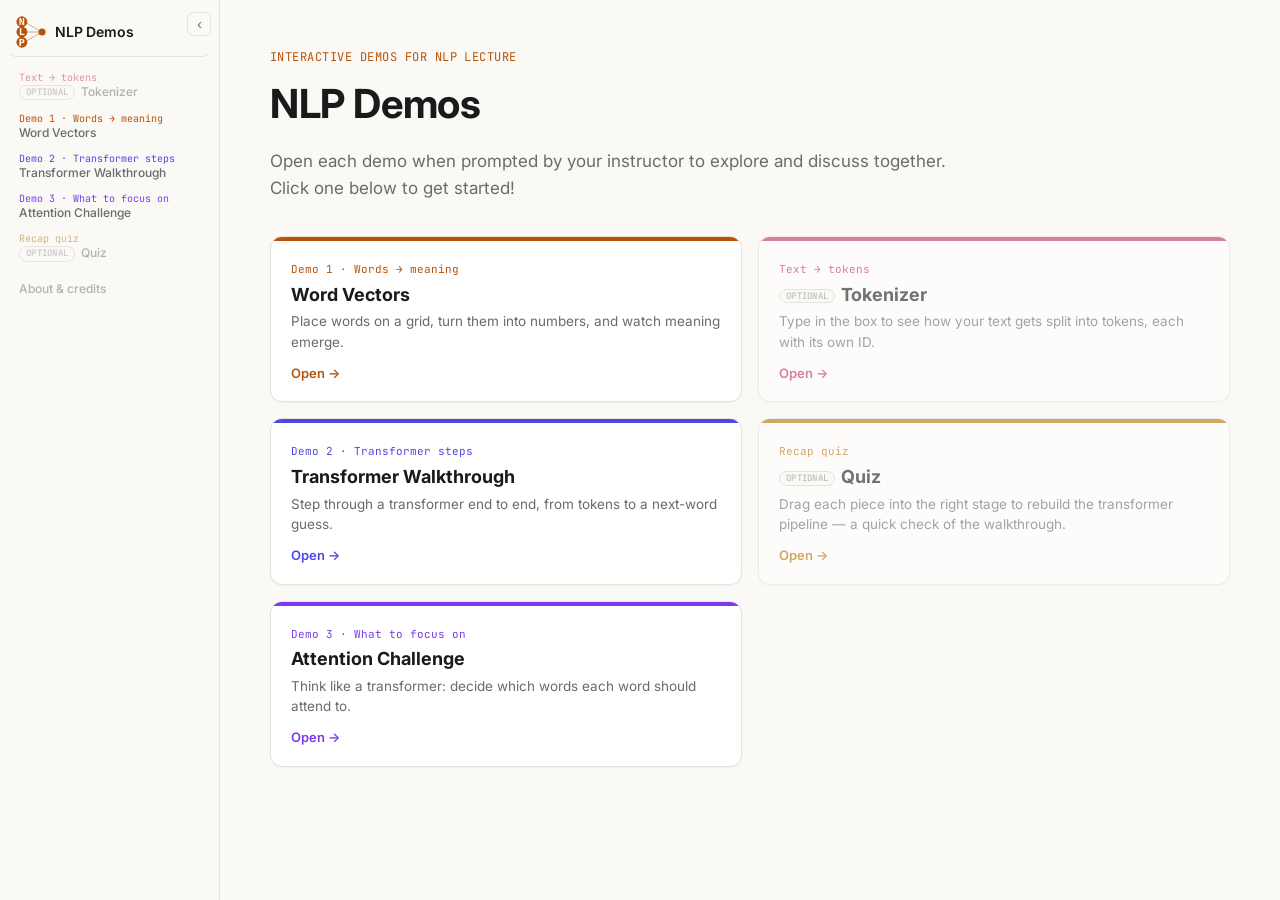
<file: nlp-demos/index.html>
<!doctype html>
<html lang="en">
  <head>
    <meta charset="UTF-8" />
    <link rel="icon" type="image/svg+xml" href="favicon.svg" />
    <meta name="viewport" content="width=device-width, initial-scale=1.0" />
    <link rel="preconnect" href="https://fonts.googleapis.com" />
    <link rel="preconnect" href="https://fonts.gstatic.com" crossorigin />
    <link
      href="https://fonts.googleapis.com/css2?family=Inter:wght@400;500;600;700&family=JetBrains+Mono:wght@400;500;700&display=swap"
      rel="stylesheet"
    />
    <title>NLP Lecture Demos</title>
    <script type="module" crossorigin src="./assets/index-c48de283.js"></script>
    <link rel="stylesheet" href="./assets/index-7be0838e.css">
  </head>
  <body>
    <div id="root"></div>
    
  </body>
</html>
</file>
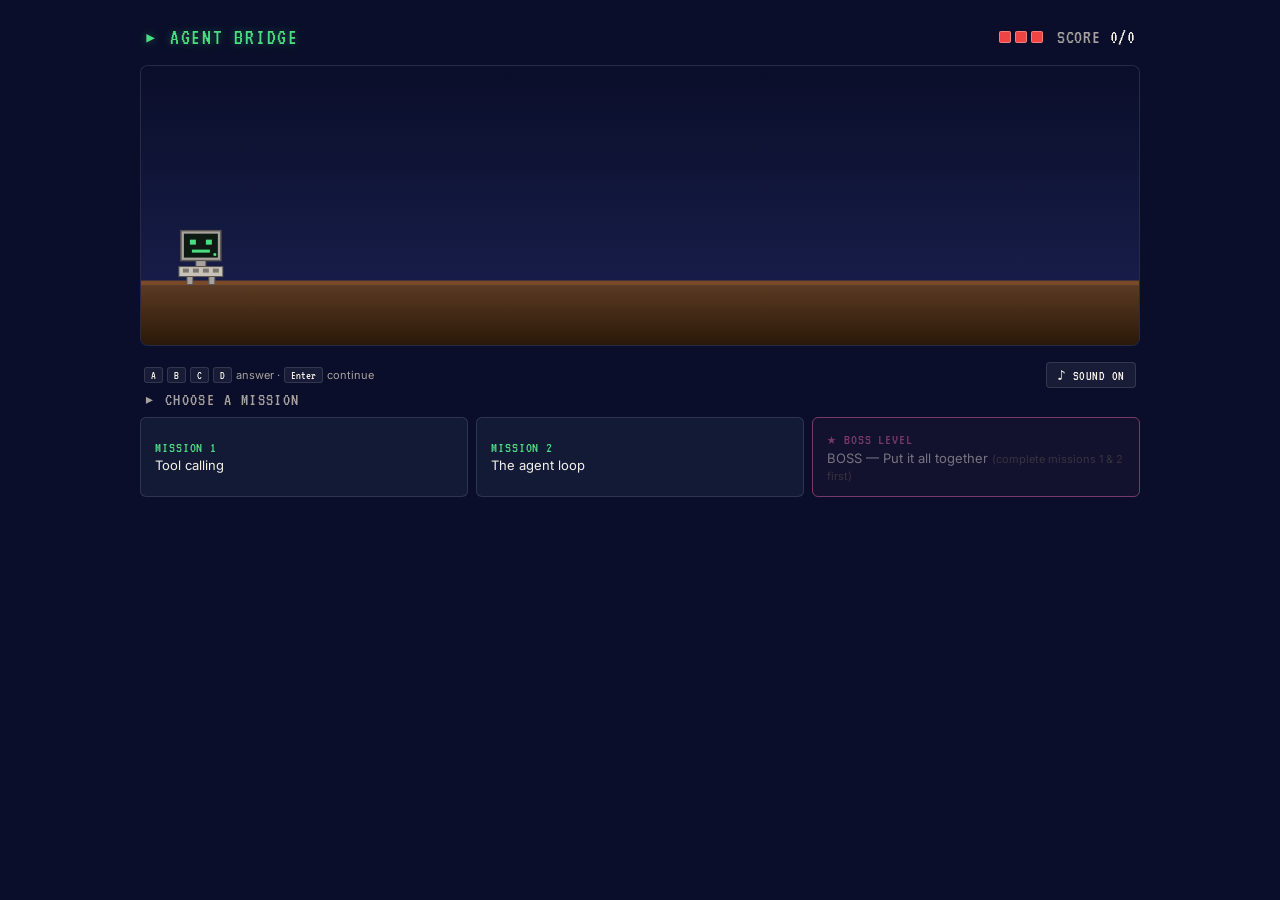
<file: demo_agent_bridge_v12.html>
<!DOCTYPE html>
<html lang="en">
<head>
<meta charset="UTF-8">
<meta name="viewport" content="width=device-width, initial-scale=1.0">
<title>Agent Bridge — Inspirit AI</title>
<link rel="preconnect" href="https://fonts.googleapis.com">
<link rel="preconnect" href="https://fonts.gstatic.com" crossorigin>
<link href="https://fonts.googleapis.com/css2?family=VT323&family=Inter:wght@400;500;600&display=swap" rel="stylesheet">
<style>
  :root {
    --text: #f5f1e8;
    --text-muted: #a8a29e;
    --text-soft: #6b6258;
    --green: #4ade80;
    --green-glow: rgba(74, 222, 128, 0.4);
    --amber: #fbbf24;
    --red: #ef4444;
    --pink: #ff6fb5;
    --border: rgba(255,255,255,0.12);
    --surface: rgba(20, 28, 56, 0.92);
    --pixel: 'VT323', monospace;
    --font: 'Inter', system-ui, sans-serif;
  }

  * { box-sizing: border-box; margin: 0; padding: 0; }

  html, body {
    font-family: var(--font);
    background: #0a0e2a;
    color: var(--text);
    min-height: 100vh;
    overflow-x: hidden;
    transition: background 0.8s ease;
  }
  body.scene-desert { background: #2a1810; }
  body.scene-forest { background: #0a1e14; }
  body.scene-castle { background: #1a0a2a; }

  body { padding: 1.5rem 1rem 3rem; }
  .page { max-width: 1000px; margin: 0 auto; }

  .topbar {
    display: flex;
    align-items: center;
    justify-content: space-between;
    margin-bottom: 1rem;
    padding: 0 4px;
  }
  .brand {
    font-family: var(--pixel);
    font-size: 22px;
    color: var(--green);
    letter-spacing: 0.08em;
    text-shadow: 0 0 8px var(--green-glow);
  }
  .stats {
    display: flex;
    align-items: center;
    gap: 14px;
    font-family: var(--pixel);
    font-size: 20px;
  }
  .stat { color: var(--text-muted); letter-spacing: 0.04em; }
  .stat-val { color: var(--text); font-variant-numeric: tabular-nums; }
  .lives {
    display: flex;
    gap: 4px;
    align-items: center;
  }
  .life {
    width: 12px;
    height: 12px;
    background: var(--red);
    border-radius: 2px;
    border: 1px solid rgba(255,255,255,0.3);
    transition: opacity 0.4s, transform 0.3s;
  }
  .life.lost { opacity: 0.2; transform: scale(0.7); }
  .streak {
    display: none;
    align-items: center;
    gap: 4px;
    padding: 2px 10px;
    background: rgba(251, 191, 36, 0.15);
    border: 1px solid var(--amber);
    border-radius: 4px;
    color: var(--amber);
    animation: streakIn 0.3s ease;
  }
  .streak.show { display: inline-flex; }
  @keyframes streakIn {
    from { transform: scale(0.85); opacity: 0; }
    to { transform: scale(1); opacity: 1; }
  }

  .mission {
    background: var(--surface);
    border: 1px solid var(--border);
    border-radius: 8px;
    padding: 14px 18px;
    margin-bottom: 12px;
    display: none;
    align-items: center;
    gap: 14px;
    flex-wrap: wrap;
  }
  .mission.show { display: flex; }
  .mission-label {
    font-family: var(--pixel);
    font-size: 18px;
    color: var(--green);
    letter-spacing: 0.06em;
    flex-shrink: 0;
  }
  .mission.boss .mission-label { color: var(--pink); }
  .mission-text {
    font-size: 14px;
    color: var(--text);
    flex: 1;
    min-width: 200px;
  }

  .scene-wrap {
    background: #0a0e2a;
    border: 1px solid var(--border);
    border-radius: 8px;
    overflow: hidden;
    margin-bottom: 1rem;
    position: relative;
    transition: background 0.8s ease;
  }
  .scene { width: 100%; display: block; height: auto; }

  .query-section { margin-bottom: 1rem; }
  .section-label {
    font-family: var(--pixel);
    font-size: 18px;
    color: var(--text-muted);
    letter-spacing: 0.08em;
    margin-bottom: 8px;
    padding: 0 4px;
  }
  .query-grid {
    display: grid;
    grid-template-columns: repeat(auto-fit, minmax(220px, 1fr));
    gap: 8px;
  }
  .qcard {
    padding: 12px 14px;
    background: var(--surface);
    border: 1px solid var(--border);
    border-radius: 6px;
    cursor: pointer;
    transition: all 0.15s;
    text-align: left;
    font-family: var(--font);
    color: var(--text);
    position: relative;
  }
  .qcard:hover {
    border-color: var(--green);
    background: rgba(74, 222, 128, 0.08);
  }
  .qcard.boss {
    border-color: var(--pink);
    background: rgba(255, 111, 181, 0.08);
  }
  .qcard.boss .qcard-label { color: var(--pink); }
  .qcard.boss:hover {
    background: rgba(255, 111, 181, 0.15);
    box-shadow: 0 0 12px rgba(255, 111, 181, 0.3);
  }
  .qcard.locked {
    opacity: 0.45;
    cursor: not-allowed;
    pointer-events: none;
  }
  .qcard.completed {
    opacity: 0.55;
    border-color: var(--text-soft);
  }
  .qcard.completed::after {
    content: ' ✓';
    color: var(--green);
    font-weight: 600;
    position: absolute;
    top: 8px;
    right: 12px;
    font-size: 14px;
  }
  .qcard-label {
    font-family: var(--pixel);
    font-size: 15px;
    color: var(--green);
    letter-spacing: 0.06em;
    margin-bottom: 2px;
  }
  .qcard-text {
    font-size: 13px;
    color: var(--text);
    line-height: 1.3;
  }

  .quiz {
    background: var(--surface);
    border: 1px solid var(--border);
    border-left: 3px solid var(--amber);
    border-radius: 8px;
    padding: 18px 20px;
    margin-bottom: 1rem;
    animation: slideIn 0.3s ease;
    display: none;
  }
  .quiz.show { display: block; }
  .quiz.boss { border-left-color: var(--pink); }
  @keyframes slideIn {
    from { opacity: 0; transform: translateY(8px); }
    to { opacity: 1; transform: translateY(0); }
  }
  .quiz-header {
    display: flex;
    align-items: center;
    gap: 10px;
    margin-bottom: 8px;
    flex-wrap: wrap;
  }
  .quiz-badge {
    font-family: var(--pixel);
    font-size: 16px;
    background: var(--amber);
    color: #1a1308;
    padding: 2px 10px;
    border-radius: 4px;
    letter-spacing: 0.06em;
    font-weight: 600;
  }
  .quiz.boss .quiz-badge {
    background: var(--pink);
    color: #1a0810;
  }
  .quiz-stage {
    font-family: var(--pixel);
    font-size: 16px;
    color: var(--text-muted);
    letter-spacing: 0.04em;
  }
  .quiz-stage-name {
    font-family: var(--pixel);
    font-size: 24px;
    color: var(--green);
    margin-bottom: 6px;
    letter-spacing: 0.04em;
    text-shadow: 0 0 6px var(--green-glow);
  }
  .quiz.boss .quiz-stage-name {
    color: var(--pink);
    text-shadow: 0 0 6px rgba(255, 111, 181, 0.4);
  }
  .quiz-q {
    font-size: 15px;
    color: var(--text);
    line-height: 1.5;
    margin-bottom: 14px;
  }

  .opts {
    display: grid;
    grid-template-columns: repeat(auto-fit, minmax(220px, 1fr));
    gap: 8px;
  }
  .opt {
    display: flex;
    align-items: flex-start;
    gap: 10px;
    padding: 11px 14px;
    background: rgba(255,255,255,0.04);
    border: 1px solid var(--border);
    border-radius: 6px;
    text-align: left;
    font-family: var(--font);
    font-size: 13.5px;
    color: var(--text);
    cursor: pointer;
    transition: all 0.12s;
    line-height: 1.4;
  }
  .opt:hover:not(:disabled):not(.eliminated) {
    border-color: var(--green);
    background: rgba(74, 222, 128, 0.08);
  }
  .opt:disabled { cursor: default; }
  .opt-letter {
    font-family: var(--pixel);
    font-size: 16px;
    color: var(--green);
    background: rgba(74, 222, 128, 0.12);
    border: 1px solid var(--green);
    padding: 0px 8px;
    border-radius: 4px;
    flex-shrink: 0;
    line-height: 1.4;
  }
  .opt.correct {
    background: rgba(74, 222, 128, 0.18);
    border-color: var(--green);
    box-shadow: 0 0 0 1px var(--green);
  }
  .opt.eliminated {
    opacity: 0.4;
    text-decoration: line-through;
    text-decoration-color: var(--red);
    animation: shake 0.4s ease;
  }
  @keyframes shake {
    0%, 100% { transform: translateX(0); }
    25% { transform: translateX(-4px); }
    75% { transform: translateX(4px); }
  }
  .opt.eliminated .opt-letter {
    color: var(--red);
    border-color: var(--red);
    background: rgba(239, 68, 68, 0.12);
  }

  .feedback {
    margin-top: 12px;
    padding: 10px 14px;
    border-radius: 6px;
    font-size: 13px;
    line-height: 1.5;
    display: none;
  }
  .feedback.show { display: block; }
  .feedback.hint {
    background: rgba(251, 191, 36, 0.12);
    border: 1px solid rgba(251, 191, 36, 0.4);
    color: var(--amber);
  }
  .feedback.danger {
    background: rgba(239, 68, 68, 0.12);
    border: 1px solid rgba(239, 68, 68, 0.4);
    color: var(--red);
  }
  .feedback strong { font-weight: 600; }

  .reveal-panel {
    background: var(--surface);
    border: 1px solid var(--border);
    border-left: 3px solid var(--green);
    border-radius: 8px;
    padding: 16px 18px;
    margin-bottom: 1rem;
    display: none;
    animation: slideIn 0.3s ease;
  }
  .reveal-panel.show { display: block; }
  .reveal-panel.boss { border-left-color: var(--pink); }
  .reveal-label {
    font-family: var(--pixel);
    font-size: 16px;
    color: var(--green);
    letter-spacing: 0.06em;
    margin-bottom: 6px;
  }
  .reveal-panel.boss .reveal-label { color: var(--pink); }
  .reveal-text {
    font-size: 14px;
    color: var(--text);
    line-height: 1.55;
    margin-bottom: 10px;
  }
  .actions {
    display: flex;
    gap: 8px;
    margin-top: 12px;
    align-items: center;
  }
  .btn {
    padding: 9px 18px;
    border-radius: 6px;
    font-family: var(--font);
    font-size: 13px;
    font-weight: 500;
    cursor: pointer;
    border: 1px solid transparent;
    transition: all 0.1s;
  }
  .btn-primary {
    background: var(--green);
    color: #0a1f0e;
  }
  .btn-primary:hover { background: #6ee895; }
  .btn-pink {
    background: var(--pink);
    color: #1a0810;
  }
  .btn-pink:hover { background: #ff8cc5; }
  .btn-secondary {
    background: rgba(255,255,255,0.08);
    color: var(--text);
    border-color: var(--border);
  }

  .final {
    background: var(--surface);
    border: 1px solid var(--green);
    border-radius: 8px;
    padding: 28px;
    text-align: center;
    display: none;
    animation: slideIn 0.4s ease;
    box-shadow: 0 0 30px rgba(74, 222, 128, 0.15);
  }
  .final.show { display: block; }
  .final.boss-win {
    border-color: var(--pink);
    box-shadow: 0 0 40px rgba(255, 111, 181, 0.3);
  }
  .final.fail {
    border-color: var(--red);
    box-shadow: 0 0 30px rgba(239, 68, 68, 0.2);
  }
  .final-banner {
    font-family: var(--pixel);
    font-size: 32px;
    color: var(--green);
    letter-spacing: 0.08em;
    margin-bottom: 8px;
    text-shadow: 0 0 12px var(--green-glow);
  }
  .final.boss-win .final-banner {
    color: var(--pink);
    text-shadow: 0 0 12px rgba(255, 111, 181, 0.5);
  }
  .final.fail .final-banner {
    color: var(--red);
    text-shadow: 0 0 12px rgba(239, 68, 68, 0.4);
  }
  .final-num {
    font-family: var(--pixel);
    font-size: 56px;
    color: var(--text);
    line-height: 1;
    margin-bottom: 6px;
  }
  .final-detail {
    font-size: 13px;
    color: var(--text-muted);
    margin-bottom: 6px;
    font-family: var(--pixel);
    letter-spacing: 0.04em;
  }
  .final-msg {
    font-size: 14px;
    color: var(--text);
    margin-top: 12px;
    line-height: 1.5;
  }

  .toolbar {
    display: flex;
    align-items: center;
    justify-content: space-between;
    margin-top: 8px;
    padding: 0 4px;
    font-size: 11px;
    color: var(--text-muted);
  }
  .sound-toggle {
    background: rgba(255,255,255,0.06);
    border: 1px solid var(--border);
    color: var(--text);
    border-radius: 4px;
    padding: 4px 10px;
    font-family: var(--pixel);
    font-size: 14px;
    cursor: pointer;
    letter-spacing: 0.04em;
  }
  .sound-toggle:hover { background: rgba(255,255,255,0.1); }
  .kbd-hint {
    display: inline-flex;
    align-items: center;
    gap: 4px;
  }
  kbd {
    font-family: var(--pixel);
    font-size: 12px;
    background: rgba(255,255,255,0.06);
    border: 1px solid var(--border);
    border-radius: 3px;
    padding: 1px 6px;
    color: var(--text);
  }

  @media (max-width: 560px) {
    .quiz-stage-name { font-size: 20px; }
    .quiz-q { font-size: 14px; }
    .opts { grid-template-columns: 1fr; }
    .kbd-hint { display: none; }
  }
</style>
</head>
<body>
<div class="page">

  <div class="topbar">
    <div class="brand">▸ AGENT BRIDGE</div>
    <div class="stats">
      <div class="streak" id="streak"><span>🔥</span><span id="streakNum">0</span></div>
      <div class="lives" id="lives" title="Lives remaining">
        <div class="life" id="life0"></div>
        <div class="life" id="life1"></div>
        <div class="life" id="life2"></div>
      </div>
      <div class="stat">SCORE <span class="stat-val" id="scoreVal">0/0</span></div>
    </div>
  </div>

  <div class="mission" id="mission">
    <span class="mission-label" id="missionLabel">▸ MISSION</span>
    <span class="mission-text" id="missionText"></span>
  </div>

  <div class="scene-wrap">
    <svg class="scene" id="scene" viewBox="0 0 1000 280" preserveAspectRatio="xMidYMid meet" xmlns="http://www.w3.org/2000/svg">
      <defs>
        <linearGradient id="skyNight" x1="0" y1="0" x2="0" y2="1">
          <stop offset="0%" stop-color="#0a0e2a"/>
          <stop offset="100%" stop-color="#1a2150"/>
        </linearGradient>
        <linearGradient id="skyDesert" x1="0" y1="0" x2="0" y2="1">
          <stop offset="0%" stop-color="#3a1a08"/>
          <stop offset="100%" stop-color="#a0461a"/>
        </linearGradient>
        <linearGradient id="skyForest" x1="0" y1="0" x2="0" y2="1">
          <stop offset="0%" stop-color="#0a1a14"/>
          <stop offset="100%" stop-color="#1a3a28"/>
        </linearGradient>
        <linearGradient id="skyCastle" x1="0" y1="0" x2="0" y2="1">
          <stop offset="0%" stop-color="#1a0a2a"/>
          <stop offset="100%" stop-color="#4a1e5a"/>
        </linearGradient>
        <linearGradient id="groundNight" x1="0" y1="0" x2="0" y2="1">
          <stop offset="0%" stop-color="#5a3a22"/>
          <stop offset="100%" stop-color="#2a1808"/>
        </linearGradient>
        <linearGradient id="groundDesert" x1="0" y1="0" x2="0" y2="1">
          <stop offset="0%" stop-color="#d4a05a"/>
          <stop offset="100%" stop-color="#7a5028"/>
        </linearGradient>
        <linearGradient id="groundForest" x1="0" y1="0" x2="0" y2="1">
          <stop offset="0%" stop-color="#3a5a28"/>
          <stop offset="100%" stop-color="#1a2810"/>
        </linearGradient>
        <linearGradient id="groundCastle" x1="0" y1="0" x2="0" y2="1">
          <stop offset="0%" stop-color="#6a4a7a"/>
          <stop offset="100%" stop-color="#2a1a3a"/>
        </linearGradient>
      </defs>

      <rect id="sky" width="1000" height="280" fill="url(#skyNight)"/>
      <g id="sceneExtras"></g>
      <rect id="ground" x="0" y="220" width="1000" height="60" fill="url(#groundNight)"/>
      <rect id="groundTop" x="0" y="215" width="1000" height="5" fill="#7a4a28"/>
      <g id="gaps"></g>
      <g id="destination"></g>
      <g id="robot" transform="translate(40, 165)">
        <rect x="0" y="0" width="40" height="30" fill="#a8a29e" stroke="#5a554f" stroke-width="1.5"/>
        <rect x="3" y="3" width="34" height="24" fill="#0d1a14"/>
        <rect class="eye eye-l" x="9" y="9" width="6" height="5" fill="#4ade80"/>
        <rect class="eye eye-r" x="25" y="9" width="6" height="5" fill="#4ade80"/>
        <rect class="mouth" x="11" y="19" width="18" height="3" fill="#4ade80"/>
        <circle cx="34" cy="24" r="1.5" fill="#4ade80"/>
        <rect x="15" y="30" width="10" height="6" fill="#a8a29e" stroke="#5a554f" stroke-width="1"/>
        <rect x="-2" y="36" width="44" height="10" fill="#c8c2b8" stroke="#5a554f" stroke-width="1"/>
        <rect x="2" y="38" width="6" height="4" fill="#7a756f"/>
        <rect x="12" y="38" width="6" height="4" fill="#7a756f"/>
        <rect x="22" y="38" width="6" height="4" fill="#7a756f"/>
        <rect x="32" y="38" width="6" height="4" fill="#7a756f"/>
        <rect x="6" y="46" width="6" height="8" fill="#a8a29e" stroke="#5a554f" stroke-width="1"/>
        <rect x="28" y="46" width="6" height="8" fill="#a8a29e" stroke="#5a554f" stroke-width="1"/>
      </g>
    </svg>
  </div>

  <div class="toolbar">
    <div class="kbd-hint">
      <kbd>A</kbd><kbd>B</kbd><kbd>C</kbd><kbd>D</kbd> answer · <kbd>Enter</kbd> continue
    </div>
    <button class="sound-toggle" id="soundToggle" onclick="toggleSound()">♪ SOUND ON</button>
  </div>

  <div class="quiz" id="quiz"></div>
  <div class="reveal-panel" id="revealPanel"></div>

  <div class="query-section" id="querySection">
    <div class="section-label">▸ CHOOSE A MISSION</div>
    <div class="query-grid" id="queryGrid"></div>
  </div>

  <div class="final" id="finalCard"></div>

</div>

<script>
const MAX_LIVES = 3;
const STAGES_PER_QUERY = 2;

const queries = [
  {
    label: "Tool calling",
    mission: "Help Agent-8 cross the canyon to reach Princess Agent.",
    scene: "night",
    stages: [
      {
        name: "When to use a tool",
        q: "A user asks Agent-8: 'Who won the most recent Super Bowl?' What should it do?",
        opts: [
          "Answer from memory — sports results are well-known facts",
          "Use a web_search tool — its training data has a cutoff and 'most recent' might be after that",
          "Refuse to answer — predictions are unreliable",
          "Ask the user to tell it the year first"
        ],
        ans: 1,
        hints: [
          "The model was trained at some point in the past. What happens to events after that point?",
          "'Most recent' is relative — what was recent during training might not be recent now.",
          "When you can't be sure your memory is current, what's the safer move?"
        ],
        explain: "Even for well-known events, 'most recent' depends on when the model was trained. If the Super Bowl happened after the training cutoff, the model would confidently give a stale answer. A tool call lets it check what's actually current."
      },
      {
        name: "Picking the right tool",
        q: "A user asks Agent-8: 'What's the standard deviation of these numbers: 14, 22, 18, 31, 27, 19, 25, 16, 29, 21?' Which tool should it use?",
        opts: [
          "web_search — search for a statistics calculator online",
          "calculator — it's a math problem",
          "run_python — multi-step stats is most reliable in code",
          "No tool — the LLM can do it from memory"
        ],
        ans: 2,
        hints: [
          "Standard deviation isn't a single operation — it needs the mean, then squared differences, then an average, then a square root.",
          "A basic calculator handles one operation at a time. LLMs are unreliable at multi-step arithmetic.",
          "When math gets complex, code execution is the safest bet."
        ],
        explain: "Standard deviation is multi-step math: mean, squared differences, average, square root. A basic calculator is too simple, and LLMs make arithmetic mistakes. run_python executes real code, so the result is reliable."
      }
    ]
  },
  {
    label: "The agent loop",
    mission: "Agent-8 must journey across the dunes to reach Princess Agent.",
    scene: "desert",
    stages: [
      {
        name: "Reading the result",
        q: "Agent-8 calls a weather tool and gets back: { temp: 72, condition: 'sunny' }. What does it do next?",
        opts: [
          "Send the raw JSON to the user",
          "Read the result, then write a natural-language answer using it",
          "Call the same tool again to double-check",
          "Stop — the tool already answered the user"
        ],
        ans: 1,
        hints: [
          "Users want a normal answer, not raw data.",
          "The agent's job isn't done when the tool returns — it still has to write the reply.",
          "Tool result goes back to the LLM, which forms the final response."
        ],
        explain: "Tool results go back into the LLM, which uses them to write a natural answer. The agent loop is: think → act (tool) → read result → think again → respond."
      },
      {
        name: "Many steps",
        q: "Some tasks need many tool calls in a row (search, then calculate, then send an email). What lets an agent do this?",
        opts: [
          "A bigger LLM with more parameters",
          "A loop that lets the agent keep acting until the task is done",
          "More training data",
          "Pre-written scripts for every possible task"
        ],
        ans: 1,
        hints: [
          "What's the structural difference between a chatbot (one reply) and an agent (many actions)?",
          "The word 'agent' implies repeated action toward a goal.",
          "Hint is in the mission name."
        ],
        explain: "Agents loop: think → act → observe → think again. This loop is what lets them chain multiple tool calls together to complete multi-step tasks."
      }
    ]
  },
  {
    isBoss: true,
    label: "BOSS — Put it all together",
    mission: "The final crossing. Choose wisely — Princess Agent is waiting.",
    scene: "castle",
    stages: [
      {
        name: "Memory",
        q: "Why can memory improve an AI agent's performance over time?",
        opts: [
          "It increases internet speed",
          "It permanently retrains the model after every message",
          "It helps the agent retain useful context, preferences, and past actions",
          "It guarantees correct answers"
        ],
        ans: 2,
        hints: [
          "Memory doesn't change the model itself — what does it change?",
          "Think about what an agent gains when it can recall past conversations.",
          "It's about context and personalization, not retraining."
        ],
        explain: "Memory lets an agent remember context, user preferences, and past actions across conversations. The model itself doesn't change — the agent just carries useful information forward."
      },
      {
        name: "Why the loop",
        q: "Why do AI agents often operate in a loop?",
        opts: [
          "To repeatedly retrain the model during conversations",
          "To keep generating random actions until something works",
          "To observe results, decide what to do next, and continue until the task is complete",
          "To avoid using tools too frequently"
        ],
        ans: 2,
        hints: [
          "Real tasks rarely finish in one step. What does the agent need to do after each action?",
          "Think about how you'd solve a multi-step problem yourself.",
          "It's act, then check, then decide what's next."
        ],
        explain: "Agents loop because real tasks take multiple steps. After each action, the agent observes the result, decides what to do next, and continues until the goal is reached."
      }
    ]
  }
];

let currentQuery = -1, currentStage = 0, score = 0, total = 0;
let attemptCount = 0, eliminated = new Set();
let streak = 0, bestStreak = 0;
let completedQueries = new Set();
let isAnimating = false;
let lives = MAX_LIVES;
let soundOn = true;
let audioCtx = null;

const ROBOT_START_X = 40;
const PRINCESS_X = 870;
const TOTAL_DISTANCE = PRINCESS_X - ROBOT_START_X;
const GAP_WIDTH = 90;

function ensureAudio() {
  if (!audioCtx) {
    try { audioCtx = new (window.AudioContext || window.webkitAudioContext)(); }
    catch(e) { audioCtx = null; }
  }
}

function beep(freq, duration, type, volume) {
  if (!soundOn) return;
  ensureAudio();
  if (!audioCtx) return;
  const o = audioCtx.createOscillator();
  const g = audioCtx.createGain();
  o.type = type || 'square';
  o.frequency.setValueAtTime(freq, audioCtx.currentTime);
  g.gain.setValueAtTime(volume || 0.1, audioCtx.currentTime);
  g.gain.exponentialRampToValueAtTime(0.001, audioCtx.currentTime + duration);
  o.connect(g); g.connect(audioCtx.destination);
  o.start();
  o.stop(audioCtx.currentTime + duration);
}

function soundCorrect() {
  beep(523, 0.08, 'square', 0.08);
  setTimeout(() => beep(659, 0.08, 'square', 0.08), 80);
  setTimeout(() => beep(784, 0.15, 'square', 0.08), 160);
}
function soundWrong() {
  beep(220, 0.15, 'sawtooth', 0.06);
  setTimeout(() => beep(180, 0.2, 'sawtooth', 0.06), 100);
}
function soundPlank() {
  beep(140, 0.05, 'square', 0.12);
  setTimeout(() => beep(100, 0.1, 'square', 0.1), 50);
}
function soundStep() {
  beep(180, 0.03, 'square', 0.04);
}
function soundFall() {
  ensureAudio();
  if (!soundOn || !audioCtx) return;
  const o = audioCtx.createOscillator();
  const g = audioCtx.createGain();
  o.type = 'sawtooth';
  o.frequency.setValueAtTime(400, audioCtx.currentTime);
  o.frequency.exponentialRampToValueAtTime(50, audioCtx.currentTime + 0.6);
  g.gain.setValueAtTime(0.1, audioCtx.currentTime);
  g.gain.exponentialRampToValueAtTime(0.001, audioCtx.currentTime + 0.6);
  o.connect(g); g.connect(audioCtx.destination);
  o.start(); o.stop(audioCtx.currentTime + 0.6);
}
function soundVictory() {
  if (!soundOn) return;
  const notes = [523, 659, 784, 1047];
  notes.forEach((f, i) => setTimeout(() => beep(f, 0.18, 'square', 0.1), i * 120));
}
function soundBossVictory() {
  if (!soundOn) return;
  const notes = [523, 659, 784, 1047, 1319, 1047, 1319];
  notes.forEach((f, i) => setTimeout(() => beep(f, 0.22, 'square', 0.1), i * 130));
}

let saxActiveNodes = [];

function playSaxNote(freq, startOffset, duration, volume) {
  if (!soundOn || !audioCtx) return;
  const startT = audioCtx.currentTime + startOffset;
  const endT = startT + duration;

  const osc = audioCtx.createOscillator();
  osc.type = 'sawtooth';
  osc.frequency.setValueAtTime(freq, startT);

  const vibrato = audioCtx.createOscillator();
  vibrato.type = 'sine';
  vibrato.frequency.setValueAtTime(5.2, startT);
  const vibratoGain = audioCtx.createGain();
  vibratoGain.gain.setValueAtTime(0, startT);
  vibratoGain.gain.linearRampToValueAtTime(freq * 0.012, startT + 0.18);
  vibrato.connect(vibratoGain);
  vibratoGain.connect(osc.frequency);

  const filter = audioCtx.createBiquadFilter();
  filter.type = 'lowpass';
  filter.frequency.setValueAtTime(2200, startT);
  filter.Q.setValueAtTime(2, startT);

  const env = audioCtx.createGain();
  const v = volume || 0.08;
  env.gain.setValueAtTime(0, startT);
  env.gain.linearRampToValueAtTime(v, startT + 0.08);
  env.gain.linearRampToValueAtTime(v * 0.85, startT + duration * 0.7);
  env.gain.exponentialRampToValueAtTime(0.0001, endT);

  osc.connect(filter);
  filter.connect(env);
  env.connect(audioCtx.destination);

  osc.start(startT);
  vibrato.start(startT);
  osc.stop(endT + 0.05);
  vibrato.stop(endT + 0.05);

  saxActiveNodes.push(osc, vibrato);
}

function playChordPad(freqs, startOffset, duration, volume) {
  if (!soundOn || !audioCtx) return;
  const startT = audioCtx.currentTime + startOffset;
  const endT = startT + duration;
  const v = volume || 0.025;

  freqs.forEach((freq, i) => {
    const osc = audioCtx.createOscillator();
    osc.type = 'triangle';
    osc.frequency.setValueAtTime(freq, startT);

    const env = audioCtx.createGain();
    env.gain.setValueAtTime(0, startT);
    env.gain.linearRampToValueAtTime(v, startT + 0.3);
    env.gain.linearRampToValueAtTime(v * 0.7, startT + duration * 0.8);
    env.gain.exponentialRampToValueAtTime(0.0001, endT);

    osc.connect(env);
    env.connect(audioCtx.destination);
    osc.start(startT);
    osc.stop(endT + 0.05);
    saxActiveNodes.push(osc);
  });
}

function playKennyGSerenade() {
  if (!soundOn) return;
  ensureAudio();
  if (!audioCtx) return;
  stopKennyGSerenade();

  const F4 = 349.23, A4 = 440.00, Bb4 = 466.16, C5 = 523.25, D5 = 587.33, F5 = 698.46, A5 = 880.00;
  const F3 = 174.61, A3 = 220.00, C4 = 261.63, D4 = 293.66, Bb3 = 233.08;

  playChordPad([F3, A3, C4],   0.0, 1.6, 0.022);
  playChordPad([Bb3, D4, F4],  1.6, 1.4, 0.022);
  playChordPad([C4, F4, A4],   3.0, 2.0, 0.022);

  playSaxNote(F4,   0.05, 0.45, 0.075);
  playSaxNote(A4,   0.55, 0.40, 0.08);
  playSaxNote(C5,   0.97, 0.55, 0.085);

  playSaxNote(Bb4,  1.65, 0.40, 0.08);
  playSaxNote(D5,   2.08, 0.35, 0.085);
  playSaxNote(F5,   2.46, 0.45, 0.09);

  playSaxNote(C5,   3.05, 0.40, 0.085);
  playSaxNote(F5,   3.50, 0.55, 0.095);
  playSaxNote(A5,   4.10, 0.85, 0.10);
}

function stopKennyGSerenade() {
  saxActiveNodes.forEach(n => { try { n.stop(); } catch(e){} });
  saxActiveNodes = [];
}

function toggleSound() {
  soundOn = !soundOn;
  document.getElementById('soundToggle').textContent = soundOn ? '♪ SOUND ON' : '♪ SOUND OFF';
  if (!soundOn) stopKennyGSerenade();
  else beep(880, 0.08, 'square', 0.08);
}

function updateScore() {
  document.getElementById('scoreVal').textContent = score + '/' + total;
}
function updateStreak() {
  const el = document.getElementById('streak');
  const num = document.getElementById('streakNum');
  if (streak >= 2) { num.textContent = streak; el.classList.add('show'); }
  else { el.classList.remove('show'); }
}
function updateLives() {
  for (let i = 0; i < MAX_LIVES; i++) {
    const el = document.getElementById('life' + i);
    if (i < lives) el.classList.remove('lost');
    else el.classList.add('lost');
  }
}

function buildQueryGrid() {
  const grid = document.getElementById('queryGrid');
  grid.innerHTML = '';
  const bossUnlocked = completedQueries.has(0) && completedQueries.has(1);
  queries.forEach((q, i) => {
    const card = document.createElement('button');
    let cls = 'qcard';
    if (q.isBoss) cls += ' boss';
    if (completedQueries.has(i)) cls += ' completed';
    if (q.isBoss && !bossUnlocked) cls += ' locked';
    card.className = cls;
    card.id = 'qcard' + i;
    const label = q.isBoss ? '★ BOSS LEVEL' : 'MISSION ' + (i + 1);
    const lockNote = (q.isBoss && !bossUnlocked) ? ' <span style="color:var(--text-soft); font-size:11px;">(complete missions 1 & 2 first)</span>' : '';
    card.innerHTML = '<div class="qcard-label">' + label + '</div><div class="qcard-text">' + q.label + lockNote + '</div>';
    card.onclick = () => { if (!card.classList.contains('locked')) startQuery(i); };
    grid.appendChild(card);
  });
}

function setSceneTheme(sceneName) {
  document.body.classList.remove('scene-desert', 'scene-forest', 'scene-castle');
  if (sceneName === 'desert') document.body.classList.add('scene-desert');
  else if (sceneName === 'forest') document.body.classList.add('scene-forest');
  else if (sceneName === 'castle') document.body.classList.add('scene-castle');

  const sky = document.getElementById('sky');
  const ground = document.getElementById('ground');
  const groundTop = document.getElementById('groundTop');
  const extras = document.getElementById('sceneExtras');
  extras.innerHTML = '';

  if (sceneName === 'desert') {
    sky.setAttribute('fill', 'url(#skyDesert)');
    ground.setAttribute('fill', 'url(#groundDesert)');
    groundTop.setAttribute('fill', '#e8b878');
    extras.innerHTML = `
      <circle cx="800" cy="80" r="35" fill="#ffd060" opacity="0.85"/>
      <circle cx="800" cy="80" r="50" fill="#ffa040" opacity="0.2"/>
      <path d="M 0 215 L 100 195 L 200 215 Z" fill="#8a5028" opacity="0.5"/>
      <path d="M 300 215 L 450 180 L 600 215 Z" fill="#8a5028" opacity="0.4"/>
      <path d="M 650 215 L 750 200 L 850 215 Z" fill="#8a5028" opacity="0.45"/>
      <ellipse cx="200" cy="218" rx="40" ry="3" fill="#6a3818" opacity="0.5"/>
      <ellipse cx="500" cy="218" rx="60" ry="3" fill="#6a3818" opacity="0.5"/>
    `;
  } else if (sceneName === 'castle') {
    sky.setAttribute('fill', 'url(#skyCastle)');
    ground.setAttribute('fill', 'url(#groundCastle)');
    groundTop.setAttribute('fill', '#8a6a9a');
    let starHtml = '';
    for (let i = 0; i < 35; i++) {
      const x = Math.random() * 1000;
      const y = Math.random() * 180;
      const r = Math.random() * 1 + 0.5;
      starHtml += `<circle cx="${x}" cy="${y}" r="${r}" fill="#fff" opacity="${0.6 + Math.random() * 0.4}"/>`;
    }
    extras.innerHTML = starHtml + `
      <circle cx="150" cy="60" r="22" fill="#ffe0a0" opacity="0.95"/>
      <circle cx="142" cy="55" r="4" fill="#d8b890" opacity="0.5"/>
      <circle cx="158" cy="65" r="3" fill="#d8b890" opacity="0.5"/>
      <path d="M 300 215 L 320 175 L 340 215 Z" fill="#3a1a4a" opacity="0.6"/>
      <path d="M 550 215 L 580 170 L 610 215 Z" fill="#3a1a4a" opacity="0.6"/>
    `;
  } else {
    sky.setAttribute('fill', 'url(#skyNight)');
    ground.setAttribute('fill', 'url(#groundNight)');
    groundTop.setAttribute('fill', '#7a4a28');
    let starHtml = '';
    for (let i = 0; i < 40; i++) {
      const x = Math.random() * 1000;
      const y = Math.random() * 180;
      const r = Math.random() * 1.2 + 0.4;
      starHtml += `<circle cx="${x}" cy="${y}" r="${r}" fill="#fff" opacity="${0.6 + Math.random() * 0.4}"/>`;
    }
    extras.innerHTML = starHtml;
  }
}

function setupDestination() {
  const dest = document.getElementById('destination');
  dest.innerHTML = `
    <g id="princess" transform="translate(870, 160)">
      <g id="princessBody">
        <rect x="0" y="0" width="40" height="30" fill="#e8a0c8" stroke="#a85090" stroke-width="1.5"/>
        <rect x="3" y="3" width="34" height="24" fill="#2a0820"/>
        <rect class="p-eye p-eye-l" x="9" y="9" width="6" height="5" fill="#ff6fb5"/>
        <rect class="p-eye p-eye-r" x="25" y="9" width="6" height="5" fill="#ff6fb5"/>
        <path class="p-mouth" d="M 12 19 Q 20 24 28 19" fill="none" stroke="#ff6fb5" stroke-width="2"/>
        <circle cx="34" cy="24" r="1.5" fill="#ff6fb5"/>
        <path d="M 5 -2 L 8 -8 L 11 -3 L 14 -10 L 17 -2 L 20 -10 L 23 -2 L 26 -10 L 29 -3 L 32 -8 L 35 -2 Z" fill="#ffd060" stroke="#c89020" stroke-width="1"/>
        <circle cx="14" cy="-7" r="1.5" fill="#ff6fb5"/>
        <circle cx="20" cy="-8" r="1.8" fill="#ff6fb5"/>
        <circle cx="26" cy="-7" r="1.5" fill="#ff6fb5"/>
        <rect x="15" y="30" width="10" height="6" fill="#e8a0c8" stroke="#a85090" stroke-width="1"/>
        <path d="M -8 36 L 48 36 L 56 60 L -16 60 Z" fill="#ff6fb5" stroke="#a85090" stroke-width="1.5"/>
        <path d="M -4 42 Q 20 48 44 42" fill="none" stroke="#ffb0d8" stroke-width="1"/>
        <path d="M -8 50 Q 20 56 48 50" fill="none" stroke="#ffb0d8" stroke-width="1"/>
      </g>
    </g>
    <g id="hearts"></g>
  `;
}

function setupGaps(numGaps) {
  const gapsEl = document.getElementById('gaps');
  gapsEl.innerHTML = '';

  const spacing = TOTAL_DISTANCE / (numGaps + 1);
  for (let i = 0; i < numGaps; i++) {
    const x = ROBOT_START_X + spacing * (i + 1) - GAP_WIDTH / 2 + 25;

    const gapBlack = document.createElementNS('http://www.w3.org/2000/svg', 'rect');
    gapBlack.setAttribute('x', x);
    gapBlack.setAttribute('y', 220);
    gapBlack.setAttribute('width', GAP_WIDTH);
    gapBlack.setAttribute('height', 60);
    gapBlack.setAttribute('fill', '#000');
    gapBlack.setAttribute('id', 'gap' + i);
    gapsEl.appendChild(gapBlack);

    const gapTop = document.createElementNS('http://www.w3.org/2000/svg', 'rect');
    gapTop.setAttribute('x', x);
    gapTop.setAttribute('y', 215);
    gapTop.setAttribute('width', GAP_WIDTH);
    gapTop.setAttribute('height', 5);
    gapTop.setAttribute('fill', '#000');
    gapsEl.appendChild(gapTop);

    const plank = document.createElementNS('http://www.w3.org/2000/svg', 'g');
    plank.setAttribute('id', 'plank' + i);
    plank.setAttribute('opacity', '0');
    plank.setAttribute('transform', 'translate(' + x + ', 180)');

    const plankRect = document.createElementNS('http://www.w3.org/2000/svg', 'rect');
    plankRect.setAttribute('x', 0);
    plankRect.setAttribute('y', 35);
    plankRect.setAttribute('width', GAP_WIDTH);
    plankRect.setAttribute('height', 8);
    plankRect.setAttribute('fill', '#c89060');
    plankRect.setAttribute('stroke', '#8a5a30');
    plankRect.setAttribute('stroke-width', '1');
    plank.appendChild(plankRect);

    for (let j = 0; j < 5; j++) {
      const line = document.createElementNS('http://www.w3.org/2000/svg', 'line');
      line.setAttribute('x1', (j + 1) * (GAP_WIDTH / 6));
      line.setAttribute('y1', 35);
      line.setAttribute('x2', (j + 1) * (GAP_WIDTH / 6));
      line.setAttribute('y2', 43);
      line.setAttribute('stroke', '#8a5a30');
      line.setAttribute('stroke-width', '0.5');
      plank.appendChild(line);
    }
    gapsEl.appendChild(plank);
  }
}

function getRobotPositionForStage(stageIdx, numGaps) {
  const spacing = TOTAL_DISTANCE / (numGaps + 1);
  if (stageIdx >= numGaps) return PRINCESS_X - 55;
  return ROBOT_START_X + spacing * (stageIdx + 1) - GAP_WIDTH / 2 - 10;
}

function setRobotExpression(mood) {
  const eyeL = document.querySelector('#robot .eye-l');
  const eyeR = document.querySelector('#robot .eye-r');
  const mouth = document.querySelector('#robot .mouth');
  if (!eyeL) return;

  if (mood === 'sad') {
    eyeL.setAttribute('fill', '#ef4444');
    eyeR.setAttribute('fill', '#ef4444');
    mouth.setAttribute('fill', '#ef4444');
    mouth.setAttribute('y', '22');
    mouth.setAttribute('height', '2');
  } else if (mood === 'happy') {
    eyeL.setAttribute('fill', '#ff6fb5');
    eyeR.setAttribute('fill', '#ff6fb5');
    mouth.setAttribute('fill', '#ff6fb5');
    mouth.setAttribute('y', '19');
    mouth.setAttribute('height', '3');
  } else {
    eyeL.setAttribute('fill', '#4ade80');
    eyeR.setAttribute('fill', '#4ade80');
    mouth.setAttribute('fill', '#4ade80');
    mouth.setAttribute('y', '19');
    mouth.setAttribute('height', '3');
  }
}

function moveRobotTo(targetX, duration, callback) {
  const robot = document.getElementById('robot');
  const currentTransform = robot.getAttribute('transform');
  const match = currentTransform.match(/translate\(([^,]+),\s*([^)]+)\)/);
  const startX = parseFloat(match[1]);
  const y = 165;

  const startTime = performance.now();
  isAnimating = true;
  let lastStepTime = 0;

  function step(now) {
    const elapsed = now - startTime;
    const t = Math.min(elapsed / duration, 1);
    const eased = t < 0.5 ? 2 * t * t : 1 - Math.pow(-2 * t + 2, 2) / 2;
    const x = startX + (targetX - startX) * eased;
    const bob = Math.sin(elapsed / 80) * 1.5;
    robot.setAttribute('transform', 'translate(' + x + ', ' + (y + bob) + ')');

    if (elapsed - lastStepTime > 200 && t < 0.95) {
      soundStep();
      lastStepTime = elapsed;
    }

    if (t < 1) requestAnimationFrame(step);
    else {
      robot.setAttribute('transform', 'translate(' + targetX + ', 165)');
      isAnimating = false;
      if (callback) callback();
    }
  }
  requestAnimationFrame(step);
}

function dropPlank(idx, callback) {
  soundPlank();
  const plank = document.getElementById('plank' + idx);
  plank.style.transition = 'transform 0.6s cubic-bezier(0.5, 0, 0.5, 1.2), opacity 0.3s ease';
  plank.setAttribute('opacity', '1');

  setTimeout(() => {
    const gapMatch = document.getElementById('gap' + idx).getAttribute('x');
    plank.setAttribute('transform', 'translate(' + gapMatch + ', 180)');
    setTimeout(() => soundPlank(), 400);
  }, 20);

  setTimeout(() => {
    if (callback) callback();
  }, 700);
}

function robotFalls(callback) {
  soundFall();
  setRobotExpression('sad');
  const robot = document.getElementById('robot');
  const transform = robot.getAttribute('transform');
  const match = transform.match(/translate\(([^,]+),\s*([^)]+)\)/);
  const x = parseFloat(match[1]);

  const startTime = performance.now();
  isAnimating = true;

  function fall(now) {
    const elapsed = now - startTime;
    const t = Math.min(elapsed / 800, 1);
    const yOffset = t * 120;
    const rotate = t * 180;
    robot.setAttribute('transform', `translate(${x}, ${165 + yOffset}) rotate(${rotate}, 20, 25)`);
    robot.style.opacity = 1 - t * 0.7;
    if (t < 1) requestAnimationFrame(fall);
    else {
      isAnimating = false;
      if (callback) callback();
    }
  }
  requestAnimationFrame(fall);
}

function startQuery(qi) {
  stopRomanticDance();
  document.querySelectorAll('.qcard').forEach((c, i) => {
    c.classList.toggle('active', i === qi);
  });
  currentQuery = qi;
  currentStage = 0;
  attemptCount = 0;
  eliminated = new Set();
  lives = MAX_LIVES;
  updateLives();

  const q = queries[qi];
  document.getElementById('quiz').classList.remove('show');
  document.getElementById('revealPanel').classList.remove('show');
  document.getElementById('finalCard').classList.remove('show');
  document.getElementById('querySection').style.display = 'none';

  document.getElementById('mission').classList.add('show');
  document.getElementById('mission').classList.toggle('boss', !!q.isBoss);
  document.getElementById('missionLabel').textContent = q.isBoss ? '★ BOSS' : '▸ MISSION';
  document.getElementById('missionText').textContent = q.mission;

  setSceneTheme(q.scene);
  setupDestination();
  setupGaps(q.stages.length);

  const robot = document.getElementById('robot');
  robot.style.opacity = 1;
  robot.setAttribute('transform', 'translate(' + ROBOT_START_X + ', 165)');
  setRobotExpression('normal');

  ensureAudio();
  if (audioCtx && audioCtx.state === 'suspended') audioCtx.resume();

  setTimeout(() => {
    moveRobotTo(getRobotPositionForStage(0, q.stages.length), 1200, () => {
      showQuiz(0);
    });
  }, 400);
}

function showQuiz(si) {
  currentStage = si;
  attemptCount = 0;
  eliminated = new Set();
  const q = queries[currentQuery];
  const stage = q.stages[si];
  const letters = ['A', 'B', 'C', 'D'];

  const optsHtml = stage.opts.map((o, i) =>
    `<button class="opt" id="opt${i}" onclick="answer(${i})">
      <span class="opt-letter">${letters[i]}</span><span>${o}</span>
    </button>`
  ).join('');

  
  const badgeLabel = q.isBoss ? `★ BOSS ${si + 1}/${q.stages.length}` : `▸ GAP ${si + 1}/${q.stages.length}`;

  document.getElementById('quiz').className = 'quiz show' + (q.isBoss ? ' boss' : '');
  document.getElementById('quiz').innerHTML = `
    <div class="quiz-header">
      <span class="quiz-badge">${badgeLabel}</span>
      <span class="quiz-stage">${stage.name.toUpperCase()}</span>
    </div>
    <div class="quiz-stage-name">▸ ${stage.name}</div>
    <div class="quiz-q">${stage.q}</div>
    <div class="opts">${optsHtml}</div>
    <div class="feedback" id="feedback"></div>`;
  document.getElementById('revealPanel').classList.remove('show');
  document.getElementById('quiz').scrollIntoView({ behavior: 'smooth', block: 'nearest' });
}

function answer(chosen) {
  if (isAnimating) return;
  if (eliminated.has(chosen)) return;
  const q = queries[currentQuery];
  const stage = q.stages[currentStage];
  const fb = document.getElementById('feedback');

  if (chosen === stage.ans) {
    soundCorrect();
    total++;
    if (attemptCount === 0) {
      score++;
      streak++;
      if (streak > bestStreak) bestStreak = streak;
    } else {
      streak = 0;
    }
    updateScore();
    updateStreak();

    document.querySelectorAll('.opt').forEach(b => b.disabled = true);
    document.getElementById('opt' + chosen).classList.add('correct');

    setTimeout(() => {
      dropPlank(currentStage, () => {
        crossAndAdvance(stage);
      });
    }, 400);
  } else {
    soundWrong();
    streak = 0;
    updateStreak();
    lives--;
    updateLives();
    eliminated.add(chosen);
    const btn = document.getElementById('opt' + chosen);
    btn.classList.add('eliminated');
    btn.disabled = true;
    attemptCount++;

    if (lives <= 0) {
      fb.className = 'feedback show danger';
      fb.innerHTML = '<strong>The bridge collapses!</strong> Agent-8 fell into the canyon...';
      document.querySelectorAll('.opt').forEach(b => b.disabled = true);
      setTimeout(() => robotFalls(() => {
        setTimeout(() => showFinal(true), 500);
      }), 800);
    } else {
      const hintIdx = Math.min(attemptCount - 1, stage.hints.length - 1);
      const livesLeft = lives === 1 ? '1 life left' : lives + ' lives left';
      fb.className = 'feedback show hint';
      fb.innerHTML = `<strong>Wrong — ${livesLeft}. Hint:</strong> ${stage.hints[hintIdx]}`;
    }
  }
}

function crossAndAdvance(stage) {
  const q = queries[currentQuery];
  document.getElementById('quiz').classList.remove('show');
  const next = currentStage + 1;

  if (next < q.stages.length) {
    moveRobotTo(getRobotPositionForStage(next, q.stages.length), 1400, () => {
      showReveal(stage, false);
    });
  } else {
    const meetX = q.isBoss ? PRINCESS_X - 75 : PRINCESS_X - 55;
    moveRobotTo(meetX, 1800, () => {
      setRobotExpression('happy');
      if (q.isBoss) {
        startRomanticDance(stage);
      } else {
        soundVictory();
        showReveal(stage, true);
      }
    });
  }
}

let danceRafId = null;
let heartSpawnId = null;

function startRomanticDance(stage) {
  playKennyGSerenade();
  const robot = document.getElementById('robot');
  const princess = document.getElementById('princess');
  if (!robot || !princess) { showReveal(stage, true); return; }

  const robotBaseX = PRINCESS_X - 75;
  const robotBaseY = 165;
  const princessBaseX = 870;
  const princessBaseY = 160;
  const startTime = performance.now();

  function tick(now) {
    const t = (now - startTime) / 1000;
    const sway = Math.sin(t * 2.2);
    const bob = Math.abs(Math.sin(t * 4.4)) * 3;
    const spin = Math.sin(t * 1.1) * 8;

    const rx = robotBaseX + sway * 4;
    const ry = robotBaseY - bob;
    const px = princessBaseX - sway * 4;
    const py = princessBaseY - bob;

    robot.setAttribute('transform', `translate(${rx}, ${ry}) rotate(${spin}, 20, 25)`);
    princess.setAttribute('transform', `translate(${px}, ${py}) rotate(${-spin}, 20, 25)`);

    danceRafId = requestAnimationFrame(tick);
  }
  danceRafId = requestAnimationFrame(tick);

  spawnHeart();
  heartSpawnId = setInterval(spawnHeart, 600);

  setTimeout(() => showReveal(stage, true), 5000);
}

function stopRomanticDance() {
  if (danceRafId) { cancelAnimationFrame(danceRafId); danceRafId = null; }
  if (heartSpawnId) { clearInterval(heartSpawnId); heartSpawnId = null; }
  stopKennyGSerenade();
}

function spawnHeart() {
  const heartsLayer = document.getElementById('hearts');
  if (!heartsLayer) return;
  const midX = (PRINCESS_X - 75) + 20 + ((870 + 20) - (PRINCESS_X - 75 + 20)) / 2 + (Math.random() * 30 - 15);
  const startY = 155 + Math.random() * 10;
  const heart = document.createElementNS('http://www.w3.org/2000/svg', 'path');
  const size = 0.6 + Math.random() * 0.5;
  heart.setAttribute('d', 'M 0 3 C -4 -2, -8 0, -4 5 C -2 7, 0 9, 0 9 C 0 9, 2 7, 4 5 C 8 0, 4 -2, 0 3 Z');
  heart.setAttribute('fill', '#ff6fb5');
  heart.setAttribute('stroke', '#c84080');
  heart.setAttribute('stroke-width', '0.5');
  heart.setAttribute('transform', `translate(${midX}, ${startY}) scale(${size})`);
  heart.setAttribute('opacity', '0.95');
  heartsLayer.appendChild(heart);

  const driftX = (Math.random() - 0.5) * 30;
  const start = performance.now();
  const duration = 1800;

  function animate(now) {
    const t = Math.min((now - start) / duration, 1);
    const y = startY - t * 70;
    const x = midX + driftX * t;
    const opacity = 1 - t;
    const scale = size * (1 + t * 0.3);
    heart.setAttribute('transform', `translate(${x}, ${y}) scale(${scale})`);
    heart.setAttribute('opacity', opacity.toFixed(2));
    if (t < 1) requestAnimationFrame(animate);
    else if (heart.parentNode) heart.parentNode.removeChild(heart);
  }
  requestAnimationFrame(animate);
}

function showReveal(stage, isFinal) {
  const q = queries[currentQuery];
  const panel = document.getElementById('revealPanel');
  panel.className = 'reveal-panel show' + (q.isBoss ? ' boss' : '');
  const btnClass = q.isBoss ? 'btn-pink' : 'btn-primary';
  const btnLabel = isFinal
    ? (q.isBoss ? '▸ Reunite with Princess Agent' : '▸ See your result')
    : '▸ Next gap';
  panel.innerHTML = `
    <div class="reveal-label">▸ ${stage.name.toUpperCase()}</div>
    <div class="reveal-text">${stage.explain}</div>
    <div class="actions">
      <button class="btn ${btnClass}" id="continueBtn" onclick="nextStage(${isFinal})">${btnLabel}</button>
    </div>`;
  panel.scrollIntoView({ behavior: 'smooth', block: 'nearest' });
}

function nextStage(isFinal) {
  document.getElementById('revealPanel').classList.remove('show');
  if (isFinal) {
    setTimeout(() => showFinal(false), 200);
  } else {
    const next = currentStage + 1;
    showQuiz(next);
  }
}

function showFinal(failed) {
  const q = queries[currentQuery];
  const card = document.getElementById('finalCard');

  if (failed) {
    card.className = 'final show fail';
    card.innerHTML = `
      <div class="final-banner">▸ GAME OVER</div>
      <div class="final-num">${score}/${total}</div>
      <div class="final-detail">AGENT-8 FELL INTO THE CANYON</div>
      <div class="final-msg">Princess Agent still waits. Try again — read each question carefully.</div>
      <div class="actions" style="justify-content: center; margin-top: 18px;">
        <button class="btn btn-primary" onclick="restart()">▸ Retry</button>
      </div>`;
  } else {
    completedQueries.add(currentQuery);
    const isBoss = q.isBoss;
    const bossClass = isBoss ? ' boss-win' : '';
    const banner = isBoss ? '★ AGENT-8 REUNITED WITH PRINCESS AGENT ★' : '▸ MISSION COMPLETE';
    const streakNote = bestStreak >= 3 ? `BEST STREAK ${bestStreak}` : '';
    const msg = isBoss
      ? "Agent-8 reunites with Princess Agent at last."
      : "Agent-8 made it across. Try another mission to keep learning.";

    card.className = 'final show' + bossClass;
    card.innerHTML = `
      <div class="final-banner">${banner}</div>
      <div class="final-msg" style="margin-top: 16px;">${msg}</div>
      ${streakNote ? `<div class="final-detail" style="margin-top: 14px;">${streakNote}</div>` : ''}
      <div class="actions" style="justify-content: center; margin-top: 20px;">
        <button class="btn ${isBoss ? 'btn-pink' : 'btn-primary'}" onclick="restart()">▸ Continue</button>
      </div>`;
  }
  card.scrollIntoView({ behavior: 'smooth', block: 'nearest' });
}

function restart() {
  stopRomanticDance();
  document.getElementById('finalCard').classList.remove('show');
  document.getElementById('quiz').classList.remove('show');
  document.getElementById('revealPanel').classList.remove('show');
  document.getElementById('mission').classList.remove('show');
  document.getElementById('querySection').style.display = 'block';
  document.getElementById('gaps').innerHTML = '';
  document.getElementById('destination').innerHTML = '';
  const robot = document.getElementById('robot');
  robot.style.opacity = 1;
  robot.setAttribute('transform', 'translate(' + ROBOT_START_X + ', 165)');
  setRobotExpression('normal');
  setSceneTheme('night');
  lives = MAX_LIVES;
  updateLives();
  currentQuery = -1;
  buildQueryGrid();
  document.getElementById('querySection').scrollIntoView({ behavior: 'smooth', block: 'nearest' });
}

document.addEventListener('keydown', (e) => {
  if (e.target.tagName === 'INPUT' || e.target.tagName === 'TEXTAREA') return;
  const key = e.key.toLowerCase();

  if (['1','2','3'].includes(key)) {
    const qi = parseInt(key) - 1;
    if (qi < queries.length) {
      const card = document.getElementById('qcard' + qi);
      if (!card.classList.contains('locked')) { e.preventDefault(); startQuery(qi); }
    }
    return;
  }
  if (['a','b','c','d'].includes(key)) {
    const idx = ['a','b','c','d'].indexOf(key);
    const optBtn = document.getElementById('opt' + idx);
    if (optBtn && !optBtn.disabled) { e.preventDefault(); answer(idx); }
    return;
  }
  if (e.key === 'Enter') {
    const btn = document.getElementById('continueBtn');
    if (btn) { e.preventDefault(); btn.click(); }
  }
});

updateLives();
buildQueryGrid();
</script>
</body>
</html>
</file>
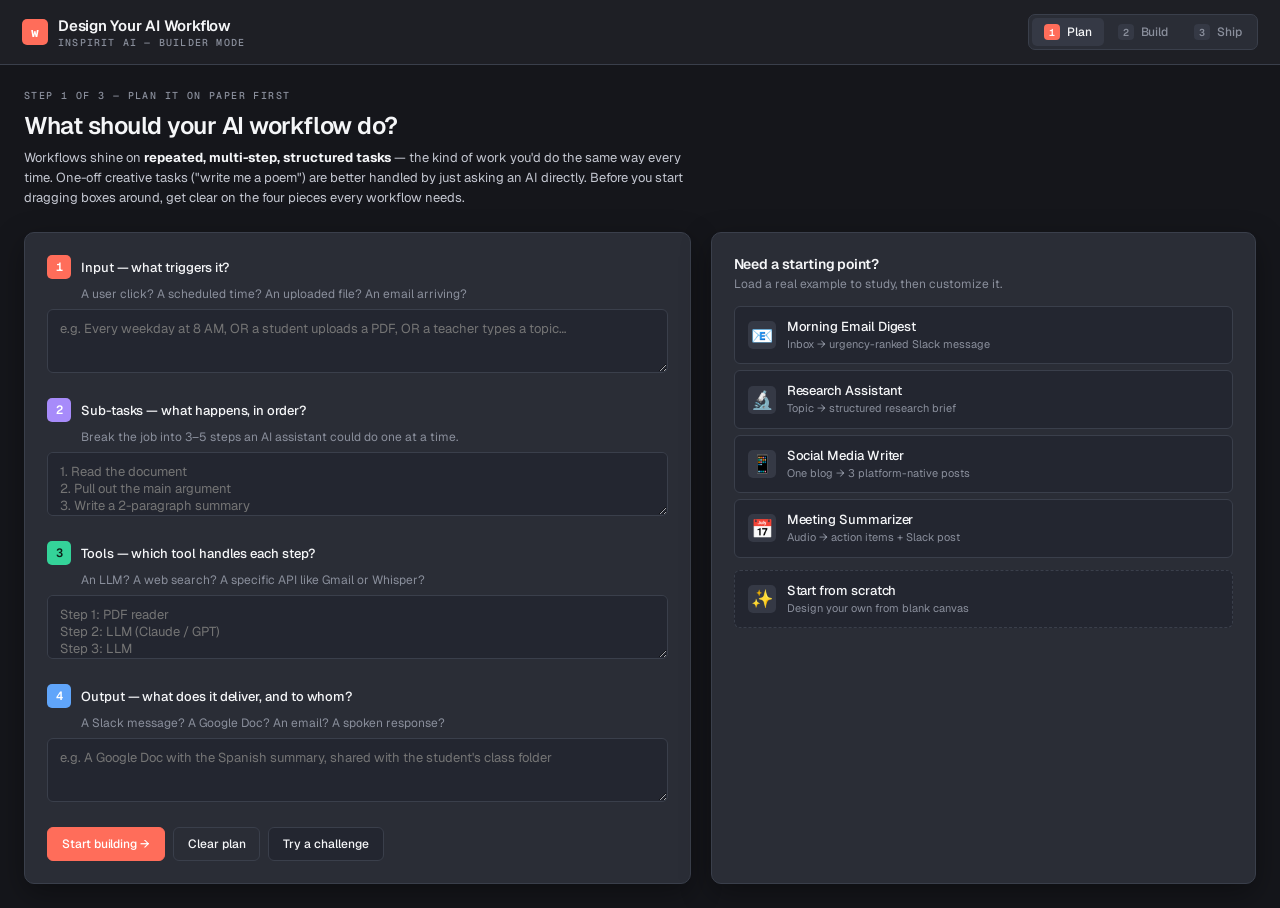
<file: demo_workflow_designer.html>
<!DOCTYPE html>
<html lang="en">
<head>
<meta charset="UTF-8" />
<meta name="viewport" content="width=device-width, initial-scale=1.0" />
<title>Design Your AI Workflow — Inspirit AI</title>
<link rel="preconnect" href="https://fonts.googleapis.com">
<link rel="preconnect" href="https://fonts.gstatic.com" crossorigin>
<link href="https://fonts.googleapis.com/css2?family=Geist:wght@400;500;600;700&family=Geist+Mono:wght@400;500;600&display=swap" rel="stylesheet">
<style>
  :root{
    /* n8n-ish palette */
    --bg: #1e1f25;
    --bg-2: #15161b;
    --panel: #2a2d36;
    --panel-2: #232630;
    --panel-3: #353945;
    --line: #3a3f4b;
    --line-soft: #2f333d;
    --ink: #f5f6f8;
    --ink-soft: #c4c7d1;
    --ink-mute: #8a8f9c;

    --c-input:  #ff6d5a;   /* trigger orange-red */
    --c-llm:    #a78bfa;   /* purple (AI) */
    --c-tool:   #34d399;   /* green (tools/code) */
    --c-logic:  #fbbf24;   /* amber */
    --c-output: #60a5fa;   /* blue */
    --c-custom: #f472b6;

    --accent: #ff6d5a;
    --good:   #34d399;
    --warn:   #fbbf24;
    --bad:    #f87171;

    --radius: 10px;
    --shadow: 0 10px 30px rgba(0,0,0,.35);
  }
  *{box-sizing:border-box}
  html,body{margin:0;padding:0;background:var(--bg-2);color:var(--ink);font-family:'Geist', system-ui, sans-serif;-webkit-font-smoothing:antialiased}
  body{min-height:100vh}
  kbd{background:var(--panel-3);padding:1px 6px;border-radius:4px;font-family:'Geist Mono', ui-monospace, monospace;font-size:11px;color:var(--ink-soft)}

  /* ---------- HEADER ---------- */
  header.top{
    padding:14px 22px;border-bottom:1px solid var(--line);background:var(--bg);
    position:sticky;top:0;z-index:50;
  }
  .top-row{display:flex;align-items:center;justify-content:space-between;gap:16px;flex-wrap:wrap}
  .brand{display:flex;align-items:center;gap:10px}
  .brand .logo{
    width:26px;height:26px;border-radius:5px;background:var(--c-input);
    display:flex;align-items:center;justify-content:center;color:#fff;font-weight:700;font-size:13px;
    font-family:'Geist Mono',ui-monospace,monospace;
  }
  .brand h1{font-weight:600;font-size:15px;letter-spacing:-0.015em;margin:0;color:var(--ink)}
  .brand .tag{font-size:10px;letter-spacing:.12em;color:var(--ink-mute);text-transform:uppercase;font-weight:500;margin-top:1px;display:block;font-family:'Geist Mono',ui-monospace,monospace}
  .step-nav{display:flex;gap:2px;background:var(--panel);border:1px solid var(--line);border-radius:7px;padding:3px}
  .step-btn{
    border:none;background:transparent;font-family:'Geist',system-ui,sans-serif;font-weight:500;font-size:12px;
    padding:6px 12px;border-radius:5px;cursor:pointer;color:var(--ink-mute);transition:all .12s;
    display:flex;align-items:center;gap:7px;letter-spacing:-0.005em;
  }
  .step-btn .num{
    width:16px;height:16px;border-radius:4px;background:var(--panel-3);color:var(--ink-mute);
    display:inline-flex;align-items:center;justify-content:center;font-size:10px;font-weight:600;
    font-family:'Geist Mono',ui-monospace,monospace;
  }
  .step-btn.active{background:var(--panel-3);color:var(--ink)}
  .step-btn.active .num{background:var(--c-input);color:#fff}
  .step-btn:hover:not(.active){color:var(--ink)}

  /* ---------- LAYOUT ---------- */
  main{padding:24px}
  .stage{display:none}
  .stage.active{display:block}

  .stage-head{margin-bottom:24px;max-width:880px}
  .stage-head .eyebrow{font-size:10px;letter-spacing:.14em;text-transform:uppercase;color:var(--ink-mute);font-weight:500;margin-bottom:10px;font-family:'Geist Mono',ui-monospace,monospace}
  .stage-head h2{font-weight:600;font-size:24px;letter-spacing:-0.02em;line-height:1.15;margin:0 0 8px;color:var(--ink)}
  .stage-head p{color:var(--ink-soft);font-size:13px;line-height:1.55;margin:0;max-width:680px}

  /* ---------- STAGE 1: PLAN ---------- */
  .plan-grid{display:grid;grid-template-columns:1.1fr .9fr;gap:20px;max-width:1280px}
  @media(max-width:1024px){.plan-grid{grid-template-columns:1fr}}

  .panel{background:var(--panel);border:1px solid var(--line);border-radius:var(--radius);padding:22px;box-shadow:var(--shadow)}

  .field{margin-bottom:20px}
  .field:last-child{margin-bottom:0}
  .field-label{display:flex;align-items:center;gap:10px;margin-bottom:6px}
  .field-num{
    width:24px;height:24px;border-radius:5px;color:#fff;
    display:inline-flex;align-items:center;justify-content:center;font-weight:600;font-size:12px;
    font-family:'Geist Mono',ui-monospace,monospace;
  }
  .field-num.input{background:var(--c-input)}
  .field-num.sub{background:var(--c-llm)}
  .field-num.tool{background:var(--c-tool);color:#0c1f17}
  .field-num.out{background:var(--c-output)}
  .field-title{font-weight:500;font-size:13px;color:var(--ink);letter-spacing:-0.005em}
  .field-hint{color:var(--ink-mute);font-size:12px;margin-bottom:6px;line-height:1.5;margin-left:34px}
  .field textarea, .field input{
    width:100%;border:1px solid var(--line);border-radius:6px;padding:10px 12px;
    font-family:'Geist',system-ui,sans-serif;font-size:13px;color:var(--ink);background:var(--panel-2);
    resize:vertical;transition:border .12s;
  }
  .field textarea:focus, .field input:focus{outline:none;border-color:var(--ink-mute);background:var(--bg)}
  .field textarea{min-height:64px}

  .examples-card h3{font-weight:600;font-size:14px;margin:0 0 3px;color:var(--ink);letter-spacing:-0.01em}
  .examples-card .sub{color:var(--ink-mute);font-size:12px;margin-bottom:14px}
  .example-pill{
    width:100%;text-align:left;background:var(--panel-2);border:1px solid var(--line);border-radius:6px;
    padding:11px 13px;margin-bottom:6px;cursor:pointer;font-family:inherit;transition:all .12s;
    display:flex;gap:11px;align-items:center;color:var(--ink);
  }
  .example-pill:hover{border-color:var(--ink-mute);background:var(--panel)}
  .example-pill .emoji{font-size:18px;width:28px;height:28px;background:var(--panel-3);border-radius:5px;display:flex;align-items:center;justify-content:center;flex-shrink:0}
  .example-pill .meta{flex:1;min-width:0}
  .example-pill .name{font-weight:500;font-size:13px;margin-bottom:2px;letter-spacing:-0.005em}
  .example-pill .desc{font-size:11px;color:var(--ink-mute);line-height:1.4}

  .plan-actions{margin-top:20px;display:flex;gap:8px;align-items:center;flex-wrap:wrap}
  .btn{
    border:1px solid var(--line);background:var(--panel-2);color:var(--ink);padding:8px 14px;border-radius:6px;
    font-family:inherit;font-weight:500;font-size:12px;cursor:pointer;transition:all .12s;
    display:inline-flex;align-items:center;gap:6px;letter-spacing:-0.005em;
  }
  .btn:hover{background:var(--panel-3);border-color:var(--ink-mute)}
  .btn.primary{background:var(--accent);border-color:var(--accent);color:#fff}
  .btn.primary:hover{background:#ff5440;border-color:#ff5440}
  .btn.ghost{background:transparent}
  .btn.run{background:var(--good);border-color:var(--good);color:#0c1f17}
  .btn.run:hover{background:#22c578}
  .btn.run.stop{background:var(--bad);border-color:var(--bad);color:#fff}

  /* ---------- STAGE 2: BUILD ---------- */
  .builder{
    display:grid;grid-template-columns:240px 1fr 280px;gap:12px;
    height:calc(100vh - 220px);min-height:600px;
  }
  @media(max-width:1100px){.builder{grid-template-columns:200px 1fr}.inspector{display:none}}

  .palette{
    background:var(--panel);border:1px solid var(--line);border-radius:var(--radius);
    padding:14px;overflow-y:auto;
  }
  .palette h4{
    font-size:10px;letter-spacing:.12em;text-transform:uppercase;color:var(--ink-mute);
    margin:0 0 8px;font-weight:600;display:flex;align-items:center;gap:8px;
  }
  .palette h4:not(:first-child){margin-top:18px}
  .palette h4 .cat-tag{
    width:8px;height:8px;border-radius:2px;display:inline-block;
  }
  .palette h4 .add{
    background:transparent;border:1px solid var(--line);color:var(--ink-mute);width:18px;height:18px;border-radius:4px;
    cursor:pointer;font-size:13px;line-height:1;display:flex;align-items:center;justify-content:center;margin-left:auto;
  }
  .palette h4 .add:hover{background:var(--panel-3);color:var(--ink);border-color:var(--ink-mute)}
  .node-template{
    background:transparent;border:1px solid var(--line);border-radius:6px;
    padding:7px 9px;margin-bottom:4px;cursor:grab;font-size:12px;
    display:flex;align-items:center;gap:9px;transition:all .12s;user-select:none;color:var(--ink-soft);
  }
  .node-template:hover{border-color:var(--ink-mute);background:var(--panel-2);color:var(--ink)}
  .node-template:active{cursor:grabbing}
  .node-template .ico{
    width:20px;height:20px;border-radius:4px;background:var(--panel-3);
    display:flex;align-items:center;justify-content:center;font-size:11px;flex-shrink:0;
  }
  .node-template.input .ico{background:rgba(255,109,90,.15);color:var(--c-input)}
  .node-template.llm .ico{background:rgba(167,139,250,.15);color:var(--c-llm)}
  .node-template.tool .ico{background:rgba(52,211,153,.15);color:var(--c-tool)}
  .node-template.logic .ico{background:rgba(251,191,36,.15);color:var(--c-logic)}
  .node-template.output .ico{background:rgba(96,165,250,.15);color:var(--c-output)}
  .node-template.custom .ico{background:rgba(244,114,182,.15);color:var(--c-custom)}
  .node-template .name{font-weight:500;line-height:1.2;flex:1;letter-spacing:-0.005em}

  /* CANVAS */
  .canvas-wrap{
    background:var(--bg-2);border:1px solid var(--line);border-radius:var(--radius);
    position:relative;overflow:hidden;
  }
  .canvas-toolbar{
    position:absolute;top:10px;left:10px;right:10px;display:flex;justify-content:space-between;
    gap:8px;z-index:10;pointer-events:none;flex-wrap:wrap;
  }
  .canvas-toolbar > *{pointer-events:auto}
  .toolbar-group{
    display:flex;gap:4px;background:rgba(42,45,54,.92);backdrop-filter:blur(8px);
    border:1px solid var(--line);border-radius:8px;padding:4px;align-items:center;
  }
  .tool-btn{
    border:none;background:transparent;padding:5px 10px;border-radius:5px;cursor:pointer;
    font-family:inherit;font-size:12px;font-weight:500;color:var(--ink-soft);
    display:inline-flex;align-items:center;gap:6px;letter-spacing:-0.005em;
  }
  .tool-btn:hover{background:var(--panel-3);color:var(--ink)}
  .tool-btn.run-btn{background:var(--good);color:#0c1f17;padding:5px 12px;font-weight:600}
  .tool-btn.run-btn:hover{background:#22c578}
  .tool-btn.run-btn.stop{background:var(--bad);color:#fff}
  .tool-btn.run-btn.stop:hover{background:#ef5050}

  .cost-pill{
    font-family:'Geist Mono',ui-monospace,monospace;font-size:11px;color:var(--ink-mute);
    padding:0 8px 0 10px;border-left:1px solid var(--line);margin-left:2px;
  }
  .cost-pill b{color:var(--ink-soft);font-weight:500}

  .canvas{
    width:100%;height:100%;
    background:var(--bg-2);
    position:relative;cursor:default;overflow:hidden;
  }
  .canvas.panning{cursor:grabbing}
  .canvas-viewport{
    position:absolute;top:0;left:0;width:100%;height:100%;
    transform-origin:0 0;
    background-image: radial-gradient(circle, #2f333d 1px, transparent 1px);
    background-size:18px 18px;
    background-position:0 0;
    background-repeat:repeat;
    background-color:transparent;
    /* expand beyond visible area for panning room */
    min-width:300%;min-height:300%;
  }
  .cost-ref{
    color:var(--ink-mute);font-size:10px;font-style:italic;
    margin-left:4px;font-family:'Geist',system-ui,sans-serif;font-weight:400;
  }
  .canvas-empty{
    position:absolute;inset:0;display:flex;align-items:center;justify-content:center;
    color:var(--ink-mute);font-size:13px;text-align:center;padding:24px;pointer-events:none;
  }
  .canvas-empty .big{font-size:18px;color:var(--ink-soft);font-weight:700;margin-bottom:6px}

  /* WORKFLOW NODE — n8n look */
  .wf-node{
    position:absolute;background:var(--panel);border:1px solid var(--line);border-radius:8px;
    padding:0;width:96px;cursor:grab;user-select:none;transition:transform .08s, box-shadow .12s, border-color .12s;
    color:var(--ink);
  }
  .wf-node:hover{border-color:var(--ink-mute)}
  .wf-node:active{cursor:grabbing}
  .wf-node.selected{border-color:var(--accent);box-shadow:0 0 0 2px rgba(255,109,90,.25)}
  .wf-node.executing{border-color:var(--warn);box-shadow:0 0 0 2px rgba(251,191,36,.3), 0 0 18px rgba(251,191,36,.4)}
  .wf-node.done{border-color:var(--good)}
  .wf-node .body{
    height:80px;display:flex;align-items:center;justify-content:center;font-size:30px;
    border-radius:7px 7px 0 0;position:relative;
  }
  .wf-node[data-type="input"]  .body{background:rgba(255,109,90,.12);color:var(--c-input)}
  .wf-node[data-type="llm"]    .body{background:rgba(167,139,250,.12);color:var(--c-llm)}
  .wf-node[data-type="tool"]   .body{background:rgba(52,211,153,.12);color:var(--c-tool)}
  .wf-node[data-type="logic"]  .body{background:rgba(251,191,36,.12);color:var(--c-logic)}
  .wf-node[data-type="output"] .body{background:rgba(96,165,250,.12);color:var(--c-output)}
  .wf-node[data-type="custom"] .body{background:rgba(244,114,182,.12);color:var(--c-custom)}

  .wf-node .trigger-mark{
    position:absolute;top:-8px;left:-8px;width:20px;height:20px;border-radius:50%;
    background:var(--c-input);color:#fff;display:flex;align-items:center;justify-content:center;
    font-size:11px;border:2px solid var(--bg-2);
  }
  .wf-node .label{
    text-align:center;font-size:11px;font-weight:500;color:var(--ink);
    padding:8px 4px 2px;line-height:1.25;word-wrap:break-word;letter-spacing:-0.005em;
  }
  .wf-node .sub-label{
    text-align:center;font-size:9px;color:var(--ink-mute);padding:0 4px 6px;
    font-family:'Geist Mono',ui-monospace,monospace;text-transform:uppercase;letter-spacing:.08em;
  }
  .wf-node .cost-badge{
    position:absolute;bottom:-7px;right:-4px;background:var(--panel-3);border:1px solid var(--line);
    color:var(--ink-soft);font-size:9px;padding:1px 6px;border-radius:10px;
    font-family:'Geist Mono',ui-monospace,monospace;font-weight:500;white-space:nowrap;
  }
  .wf-node.executing .cost-badge{background:var(--warn);color:#0c1f17;border-color:var(--warn)}
  .wf-node.done .cost-badge{background:var(--good);color:#0c1f17;border-color:var(--good)}

  /* PORTS — MORE OBVIOUS */
  .port{
    position:absolute;width:14px;height:14px;border-radius:50%;
    background:var(--panel-3);border:2px solid var(--ink-mute);
    cursor:crosshair;z-index:3;transition:all .12s;
  }
  .port::after{
    content:'';position:absolute;inset:-6px;border-radius:50%;
  }
  .port:hover{background:var(--accent);border-color:var(--accent);transform:scale(1.4)}
  .port.connecting-source{background:var(--accent);border-color:var(--accent);box-shadow:0 0 0 4px rgba(255,109,90,.3)}
  .port.target-hint{background:var(--good);border-color:var(--good);animation:pulse 1.2s infinite}
  @keyframes pulse{
    0%,100%{box-shadow:0 0 0 0 rgba(52,211,153,.5)}
    50%{box-shadow:0 0 0 8px rgba(52,211,153,0)}
  }
  .port.out{right:-7px;top:50%;transform:translateY(-50%)}
  .port.out:hover{transform:translateY(-50%) scale(1.4)}
  .port.in{left:-7px;top:50%;transform:translateY(-50%)}
  .port.in:hover{transform:translateY(-50%) scale(1.4)}
  .port.top{top:-7px;left:50%;transform:translateX(-50%)}
  .port.top:hover{transform:translateX(-50%) scale(1.4)}
  .port.bottom{bottom:-7px;left:50%;transform:translateX(-50%)}
  .port.bottom:hover{transform:translateX(-50%) scale(1.4)}

  .port-hint{
    position:absolute;bottom:calc(100% + 8px);left:50%;transform:translateX(-50%);
    background:var(--ink);color:var(--bg-2);font-size:10px;padding:3px 7px;border-radius:4px;
    white-space:nowrap;font-weight:600;pointer-events:none;
  }

  #connections{position:absolute;inset:0;pointer-events:none;z-index:1;overflow:visible;width:100%;height:100%}
  #connections path{stroke:var(--ink-mute);stroke-width:2;fill:none;pointer-events:stroke;cursor:pointer;transition:stroke .15s}
  #connections path:hover{stroke:var(--bad);stroke-width:3}
  #connections path.preview{stroke:var(--accent);stroke-dasharray:6,4;opacity:.8;pointer-events:none}
  #connections path.active{stroke:var(--warn);stroke-width:3}
  #connections .traveler{fill:var(--warn);filter:drop-shadow(0 0 6px var(--warn))}

  /* trash bin */
  .trash{
    position:absolute;bottom:16px;right:16px;width:54px;height:54px;border-radius:50%;
    background:var(--panel);border:2px dashed var(--line);display:flex;align-items:center;justify-content:center;
    font-size:22px;color:var(--ink-mute);z-index:5;transition:all .15s;
  }
  .trash.hover{background:var(--bad);border-color:var(--bad);color:#fff;transform:scale(1.15)}

  /* run results */
  .run-panel{
    position:absolute;left:10px;right:80px;bottom:10px;background:var(--panel);border:1px solid var(--line);
    border-radius:8px;padding:12px 14px;max-height:160px;overflow-y:auto;z-index:6;
    font-size:12px;display:none;
  }
  .run-panel.show{display:block}
  .run-panel h5{margin:0 0 6px;font-size:11px;letter-spacing:.1em;text-transform:uppercase;color:var(--ink-mute);font-weight:700}
  .run-line{font-family:'Geist Mono', ui-monospace, monospace;font-size:11px;line-height:1.6;color:var(--ink-soft)}
  .run-line .step{color:var(--warn);font-weight:700}
  .run-line .ok{color:var(--good)}
  .run-line .arrow{color:var(--ink-mute)}

  /* INSPECTOR */
  .inspector{background:var(--panel);border:1px solid var(--line);border-radius:var(--radius);padding:14px;overflow-y:auto}
  .inspector h4{font-size:10px;letter-spacing:.15em;text-transform:uppercase;color:var(--ink-mute);margin:0 0 10px;font-weight:700}
  .inspector .empty{color:var(--ink-mute);font-size:12px;line-height:1.6}
  .inspector label{font-size:11px;color:var(--ink-mute);font-weight:600;display:block;margin-bottom:5px;margin-top:12px}
  .inspector label:first-of-type{margin-top:0}
  .inspector input, .inspector textarea, .inspector select{
    width:100%;border:1px solid var(--line);border-radius:6px;padding:7px 9px;
    font-family:inherit;font-size:12px;background:var(--panel-2);color:var(--ink);
  }
  .inspector input:focus, .inspector textarea:focus{outline:none;border-color:var(--accent)}
  .inspector textarea{min-height:54px;resize:vertical}
  .inspector .delete{
    margin-top:14px;width:100%;border:1px solid var(--bad);background:transparent;color:var(--bad);
    padding:8px;border-radius:6px;font-family:inherit;font-weight:600;font-size:12px;cursor:pointer;
  }
  .inspector .delete:hover{background:var(--bad);color:#fff}

  .help-block{
    background:var(--panel-2);border:1px solid var(--line);border-radius:8px;padding:12px;font-size:12px;line-height:1.55;color:var(--ink-soft);
    margin-top:14px;
  }
  .help-block strong{color:var(--ink);display:block;margin-bottom:6px;font-size:11px;text-transform:uppercase;letter-spacing:.1em}

  /* Challenge bar */
  .challenge-bar{
    background:var(--panel);
    border:1px solid var(--line);border-left:3px solid var(--c-llm);
    border-radius:8px;padding:12px 16px;margin-bottom:12px;
    display:flex;gap:14px;align-items:center;flex-wrap:wrap;
  }
  .challenge-bar .challenge-tag{
    font-family:'Geist Mono',ui-monospace,monospace;font-size:10px;letter-spacing:.15em;
    color:var(--c-llm);font-weight:600;padding:4px 8px;border:1px solid var(--c-llm);border-radius:4px;
    background:rgba(167,139,250,.08);flex-shrink:0;
  }
  .challenge-bar .text{flex:1;min-width:200px}
  .challenge-bar .label{font-size:14px;color:var(--ink);font-weight:600;margin-bottom:2px;letter-spacing:-0.01em}
  .challenge-bar .prompt{font-size:12px;color:var(--ink-soft);line-height:1.5}
  .challenge-bar .actions{display:flex;gap:8px}

  /* ---------- STAGE 3: SHIP ---------- */
  .ship-grid{display:grid;grid-template-columns:1.2fr 1fr;gap:20px;max-width:1280px}
  @media(max-width:1024px){.ship-grid{grid-template-columns:1fr}}

  .preview-card h3{font-weight:600;font-size:15px;margin:0 0 3px;letter-spacing:-0.01em}
  .preview-card .sub{color:var(--ink-mute);font-size:12px;margin-bottom:14px}
  #ship-canvas-frame{border:1px solid var(--line);border-radius:6px;background:var(--bg-2);height:420px;overflow:hidden;position:relative;
    background-image: radial-gradient(circle, #2f333d 1px, transparent 1px);background-size:18px 18px;}

  .checklist h3{font-weight:600;font-size:15px;margin:0 0 3px;letter-spacing:-0.01em}
  .checklist .sub{color:var(--ink-mute);font-size:12px;margin-bottom:14px}
  .check-item{display:flex;gap:10px;padding:10px 12px;border-radius:6px;margin-bottom:6px;border:1px solid var(--line);background:var(--panel-2)}
  .check-item.pass{border-color:rgba(52,211,153,.35);background:rgba(52,211,153,.05)}
  .check-item.fail{border-color:rgba(248,113,113,.35);background:rgba(248,113,113,.05)}
  .check-icon{font-size:14px;flex-shrink:0;line-height:1.4;width:16px}
  .check-text{font-size:12px;line-height:1.5}
  .check-text strong{display:block;margin-bottom:2px;color:var(--ink);font-weight:500;letter-spacing:-0.005em}
  .check-text span{color:var(--ink-mute)}

  .export-row{display:flex;gap:8px;margin-top:16px;flex-wrap:wrap}

  /* MODAL */
  .modal-bg{position:fixed;inset:0;background:rgba(0,0,0,.7);display:none;align-items:center;justify-content:center;z-index:100;backdrop-filter:blur(4px)}
  .modal-bg.show{display:flex}
  .modal{background:var(--panel);border:1px solid var(--line);border-radius:10px;max-width:480px;width:90%;padding:22px;color:var(--ink)}
  .modal h3{font-weight:600;font-size:16px;margin:0 0 6px;letter-spacing:-0.01em}
  .modal p{color:var(--ink-soft);font-size:13px;line-height:1.55;margin:0 0 12px}
  .modal label{font-size:10px;color:var(--ink-mute);font-weight:500;display:block;margin:10px 0 5px;text-transform:uppercase;letter-spacing:.1em;font-family:'Geist Mono',ui-monospace,monospace}
  .modal input, .modal select{width:100%;border:1px solid var(--line);border-radius:5px;padding:7px 10px;font-family:inherit;font-size:13px;background:var(--panel-2);color:var(--ink)}
  .modal .actions{display:flex;gap:8px;justify-content:flex-end;margin-top:16px}

  /* Toast */
  .toast{
    position:fixed;bottom:24px;left:50%;transform:translateX(-50%);background:var(--panel);
    color:var(--ink);padding:10px 18px;border-radius:8px;font-weight:600;font-size:13px;z-index:300;
    border:1px solid var(--line);box-shadow:var(--shadow);transition:opacity .3s;
  }

  /* Onboarding hint */
  .hint-arrow{
    position:absolute;background:var(--accent);color:#fff;padding:6px 12px;border-radius:6px;
    font-size:12px;font-weight:600;z-index:30;pointer-events:none;
    animation:bounce 1.2s infinite;
  }
  .hint-arrow::after{content:'';position:absolute;width:0;height:0}
  @keyframes bounce{0%,100%{transform:translateY(0)}50%{transform:translateY(-6px)}}

  /* legend */
  .legend{display:flex;gap:14px;flex-wrap:wrap;margin-top:12px;align-items:center}
  .legend-item{display:flex;align-items:center;gap:6px;font-size:11px;color:var(--ink-mute);font-family:'Geist Mono',ui-monospace,monospace}
  .legend-item .dot{width:8px;height:8px;border-radius:2px}

  /* Inline connection hint diagram */
  .connect-hint{
    margin-left:auto;display:flex;align-items:center;gap:8px;
    background:var(--panel);border:1px solid var(--line);border-radius:6px;padding:4px 10px 4px 8px;
  }
  .connect-hint-label{font-size:10px;color:var(--ink-mute);font-family:'Geist Mono',ui-monospace,monospace;text-transform:uppercase;letter-spacing:.1em}
  .connect-hint svg{display:block;flex-shrink:0}
  .connect-hint-text{font-size:11px;color:var(--ink-soft);font-weight:500}

  /* Plan reminder bar (Step 2) */
  .plan-bar{
    background:var(--panel);border:1px solid var(--line);border-left:3px solid var(--c-input);
    border-radius:6px;margin-bottom:10px;overflow:hidden;
  }
  .plan-toggle{
    width:100%;background:transparent;border:none;color:var(--ink);padding:10px 14px;
    display:flex;align-items:center;gap:10px;cursor:pointer;font-family:inherit;text-align:left;
  }
  .plan-toggle:hover{background:var(--panel-2)}
  .plan-toggle-icon{font-size:18px;color:var(--ink-soft);transition:transform .15s;display:inline-block;width:18px;line-height:1}
  .plan-bar.open .plan-toggle-icon{transform:rotate(90deg)}
  .plan-tag{
    font-family:'Geist Mono',ui-monospace,monospace;font-size:10px;letter-spacing:.15em;
    color:var(--c-input);font-weight:600;padding:3px 7px;border:1px solid var(--c-input);border-radius:4px;
    background:rgba(255,109,90,.08);
  }
  .plan-summary-line{font-size:12px;color:var(--ink-mute);flex:1;white-space:nowrap;overflow:hidden;text-overflow:ellipsis;letter-spacing:-0.005em}
  .plan-toggle-hint{font-size:11px;color:var(--ink-mute);font-style:italic;letter-spacing:-0.005em}
  .plan-bar.open .plan-toggle-hint{display:none}
  .plan-bar-body{
    display:none;padding:6px 14px 14px;border-top:1px solid var(--line-soft);
    flex-wrap:wrap;gap:12px;
  }
  .plan-bar.open .plan-bar-body{display:flex;align-items:flex-start}
  .plan-row{display:flex;gap:9px;align-items:flex-start;min-width:220px;flex:1}
  .plan-num{
    width:20px;height:20px;border-radius:4px;color:#fff;flex-shrink:0;
    display:inline-flex;align-items:center;justify-content:center;font-weight:600;font-size:11px;
    font-family:'Geist Mono',ui-monospace,monospace;margin-top:2px;
  }
  .plan-num.input{background:var(--c-input)}
  .plan-num.sub{background:var(--c-llm)}
  .plan-num.tool{background:var(--c-tool);color:#0c1f17}
  .plan-num.out{background:var(--c-output)}
  .plan-row-label{display:block;font-size:10px;color:var(--ink-mute);font-family:'Geist Mono',ui-monospace,monospace;text-transform:uppercase;letter-spacing:.1em;margin-bottom:2px}
  .plan-row-text{display:block;font-size:12px;color:var(--ink-soft);line-height:1.45;white-space:pre-line}
</style>
</head>
<body>

<header class="top">
  <div class="top-row">
    <div class="brand">
      <div class="logo">w</div>
      <div>
        <h1>Design Your AI Workflow</h1>
        <span class="tag">Inspirit AI — Builder Mode</span>
      </div>
    </div>
    <div class="step-nav">
      <button class="step-btn active" data-stage="plan"><span class="num">1</span>Plan</button>
      <button class="step-btn" data-stage="build"><span class="num">2</span>Build</button>
      <button class="step-btn" data-stage="ship"><span class="num">3</span>Ship</button>
    </div>
  </div>
</header>

<main>

<!-- ====== STAGE 1: PLAN ====== -->
<section class="stage active" id="stage-plan">
  <div class="stage-head">
    <div class="eyebrow">Step 1 of 3 — Plan it on paper first</div>
    <h2>What should your AI workflow do?</h2>
    <p>Workflows shine on <strong style="color:var(--ink)">repeated, multi-step, structured tasks</strong> — the kind of work you'd do the same way every time. One-off creative tasks ("write me a poem") are better handled by just asking an AI directly. Before you start dragging boxes around, get clear on the four pieces every workflow needs.</p>
  </div>

  <div class="plan-grid">
    <div class="panel">
      <div class="field">
        <div class="field-label">
          <span class="field-num input">1</span>
          <span class="field-title">Input — what triggers it?</span>
        </div>
        <div class="field-hint">A user click? A scheduled time? An uploaded file? An email arriving?</div>
        <textarea id="plan-input" placeholder="e.g. Every weekday at 8 AM, OR a student uploads a PDF, OR a teacher types a topic…"></textarea>
      </div>

      <div class="field">
        <div class="field-label">
          <span class="field-num sub">2</span>
          <span class="field-title">Sub-tasks — what happens, in order?</span>
        </div>
        <div class="field-hint">Break the job into 3–5 steps an AI assistant could do one at a time.</div>
        <textarea id="plan-subtasks" placeholder="1. Read the document&#10;2. Pull out the main argument&#10;3. Write a 2-paragraph summary&#10;4. Translate to Spanish"></textarea>
      </div>

      <div class="field">
        <div class="field-label">
          <span class="field-num tool">3</span>
          <span class="field-title">Tools — which tool handles each step?</span>
        </div>
        <div class="field-hint">An LLM? A web search? A specific API like Gmail or Whisper?</div>
        <textarea id="plan-tools" placeholder="Step 1: PDF reader&#10;Step 2: LLM (Claude / GPT)&#10;Step 3: LLM&#10;Step 4: LLM"></textarea>
      </div>

      <div class="field">
        <div class="field-label">
          <span class="field-num out">4</span>
          <span class="field-title">Output — what does it deliver, and to whom?</span>
        </div>
        <div class="field-hint">A Slack message? A Google Doc? An email? A spoken response?</div>
        <textarea id="plan-output" placeholder="e.g. A Google Doc with the Spanish summary, shared with the student's class folder"></textarea>
      </div>

      <div class="plan-actions">
        <button class="btn primary" onclick="goToStage('build')">Start building →</button>
        <button class="btn ghost" onclick="clearPlan()">Clear plan</button>
        <button class="btn" onclick="openChallengeModal()">Try a challenge</button>
      </div>
    </div>

    <div class="panel examples-card">
      <h3>Need a starting point?</h3>
      <div class="sub">Load a real example to study, then customize it.</div>
      <button class="example-pill" onclick="loadTemplate('email')">
        <span class="emoji">📧</span>
        <div class="meta"><div class="name">Morning Email Digest</div><div class="desc">Inbox → urgency-ranked Slack message</div></div>
      </button>
      <button class="example-pill" onclick="loadTemplate('research')">
        <span class="emoji">🔬</span>
        <div class="meta"><div class="name">Research Assistant</div><div class="desc">Topic → structured research brief</div></div>
      </button>
      <button class="example-pill" onclick="loadTemplate('social')">
        <span class="emoji">📱</span>
        <div class="meta"><div class="name">Social Media Writer</div><div class="desc">One blog → 3 platform-native posts</div></div>
      </button>
      <button class="example-pill" onclick="loadTemplate('meeting')">
        <span class="emoji">📅</span>
        <div class="meta"><div class="name">Meeting Summarizer</div><div class="desc">Audio → action items + Slack post</div></div>
      </button>
      <button class="example-pill" onclick="loadTemplate('blank')" style="border-style:dashed;margin-top:12px">
        <span class="emoji">✨</span>
        <div class="meta"><div class="name">Start from scratch</div><div class="desc">Design your own from blank canvas</div></div>
      </button>
    </div>
  </div>
</section>

<!-- ====== STAGE 2: BUILD ====== -->
<section class="stage" id="stage-build">
  <div class="stage-head" style="margin-bottom:14px">
    <div class="eyebrow">Step 2 of 3 — Drag, drop, connect</div>
    <h2>Build your workflow visually</h2>
    <div class="legend">
      <div class="legend-item"><span class="dot" style="background:var(--c-input)"></span>Input</div>
      <div class="legend-item"><span class="dot" style="background:var(--c-llm)"></span>AI</div>
      <div class="legend-item"><span class="dot" style="background:var(--c-tool)"></span>Tool</div>
      <div class="legend-item"><span class="dot" style="background:var(--c-logic)"></span>Logic</div>
      <div class="legend-item"><span class="dot" style="background:var(--c-output)"></span>Output</div>
      <div class="connect-hint">
        <span class="connect-hint-label">To connect:</span>
        <svg width="116" height="28" viewBox="0 0 116 28" fill="none">
          <rect x="2" y="6" width="22" height="16" rx="3" fill="var(--panel-3)" stroke="var(--line)" stroke-width="1"/>
          <circle cx="24" cy="14" r="3.5" fill="var(--panel-3)" stroke="var(--ink-soft)" stroke-width="1.5"/>
          <path d="M27 14 L 89 14" stroke="var(--c-input)" stroke-width="1.5" stroke-dasharray="3,2"/>
          <polygon points="89,14 85,11 85,17" fill="var(--c-input)"/>
          <circle cx="92" cy="14" r="3.5" fill="var(--c-input)" stroke="var(--c-input)" stroke-width="1.5"/>
          <rect x="92" y="6" width="22" height="16" rx="3" fill="var(--panel-3)" stroke="var(--line)" stroke-width="1"/>
        </svg>
        <span class="connect-hint-text">drag any circle → any circle</span>
      </div>
    </div>
  </div>

  <!-- Plan reminder bar -->
  <div class="plan-bar" id="plan-bar" style="display:none">
    <button class="plan-toggle" onclick="togglePlanBar()">
      <span class="plan-toggle-icon" id="plan-toggle-icon">▸</span>
      <span class="plan-tag">YOUR PLAN</span>
      <span class="plan-toggle-hint">click to expand</span>
    </button>
    <div class="plan-bar-body" id="plan-bar-body">
      <div class="plan-row"><span class="plan-num input">1</span><div><span class="plan-row-label">Input</span><span class="plan-row-text" id="plan-bar-input">—</span></div></div>
      <div class="plan-row"><span class="plan-num sub">2</span><div><span class="plan-row-label">Sub-tasks</span><span class="plan-row-text" id="plan-bar-subtasks">—</span></div></div>
      <div class="plan-row"><span class="plan-num tool">3</span><div><span class="plan-row-label">Tools</span><span class="plan-row-text" id="plan-bar-tools">—</span></div></div>
      <div class="plan-row"><span class="plan-num out">4</span><div><span class="plan-row-label">Output</span><span class="plan-row-text" id="plan-bar-output">—</span></div></div>
      <button class="btn ghost" style="font-size:11px;padding:5px 10px" onclick="goToStage('plan')">Edit plan ↗</button>
    </div>
  </div>

  <!-- Challenge bar (shown when challenge is active) -->
  <div class="challenge-bar" id="challenge-bar" style="display:none">
    <div class="challenge-tag">CHALLENGE</div>
    <div class="text">
      <div class="label" id="challenge-name"></div>
      <div class="prompt" id="challenge-prompt"></div>
    </div>
    <div class="actions">
      <button class="btn" onclick="checkChallenge()">Check my answer</button>
      <button class="btn ghost" onclick="clearChallenge()">Exit</button>
    </div>
  </div>

  <div class="builder">
    <!-- PALETTE -->
    <aside class="palette" id="palette">
      <h4><span class="cat-tag" style="background:var(--c-input)"></span>Inputs<button class="add" onclick="addCustom('input')" title="Add custom input">+</button></h4>
      <div class="palette-section" data-cat="input">
        <div class="node-template input" draggable="true" data-type="input" data-icon="👤" data-name="User Input"><span class="ico">👤</span><span class="name">User Input</span></div>
        <div class="node-template input" draggable="true" data-type="input" data-icon="⏰" data-name="Scheduled Trigger"><span class="ico">⏰</span><span class="name">Scheduled Trigger</span></div>
        <div class="node-template input" draggable="true" data-type="input" data-icon="📎" data-name="File Upload"><span class="ico">📎</span><span class="name">File Upload</span></div>
        <div class="node-template input" draggable="true" data-type="input" data-icon="🔗" data-name="Webhook"><span class="ico">🔗</span><span class="name">Webhook</span></div>
      </div>

      <h4><span class="cat-tag" style="background:var(--c-llm)"></span>AI Steps<button class="add" onclick="addCustom('llm')" title="Add custom AI step">+</button></h4>
      <div class="palette-section" data-cat="llm">
        <div class="node-template llm" draggable="true" data-type="llm" data-icon="📝" data-name="LLM — Summarize"><span class="ico">📝</span><span class="name">Summarize</span></div>
        <div class="node-template llm" draggable="true" data-type="llm" data-icon="🏷️" data-name="LLM — Classify"><span class="ico">🏷️</span><span class="name">Classify</span></div>
        <div class="node-template llm" draggable="true" data-type="llm" data-icon="🎯" data-name="LLM — Extract"><span class="ico">🎯</span><span class="name">Extract</span></div>
        <div class="node-template llm" draggable="true" data-type="llm" data-icon="✍️" data-name="LLM — Generate"><span class="ico">✍️</span><span class="name">Generate</span></div>
      </div>

      <h4><span class="cat-tag" style="background:var(--c-tool)"></span>Tools<button class="add" onclick="addCustom('tool')" title="Add custom tool">+</button></h4>
      <div class="palette-section" data-cat="tool">
        <div class="node-template tool" draggable="true" data-type="tool" data-icon="🔍" data-name="Web Search"><span class="ico">🔍</span><span class="name">Web Search</span></div>
        <div class="node-template tool" draggable="true" data-type="tool" data-icon="🌐" data-name="Read URL"><span class="ico">🌐</span><span class="name">Read URL</span></div>
        <div class="node-template tool" draggable="true" data-type="tool" data-icon="📬" data-name="Gmail API"><span class="ico">📬</span><span class="name">Gmail API</span></div>
        <div class="node-template tool" draggable="true" data-type="tool" data-icon="🎙️" data-name="Whisper API"><span class="ico">🎙️</span><span class="name">Whisper API</span></div>
        <div class="node-template tool" draggable="true" data-type="tool" data-icon="🗃️" data-name="Database"><span class="ico">🗃️</span><span class="name">Database</span></div>
      </div>

      <h4><span class="cat-tag" style="background:var(--c-logic)"></span>Logic<button class="add" onclick="addCustom('logic')" title="Add custom logic">+</button></h4>
      <div class="palette-section" data-cat="logic">
        <div class="node-template logic" draggable="true" data-type="logic" data-icon="🔀" data-name="If / Else"><span class="ico">🔀</span><span class="name">If / Else</span></div>
        <div class="node-template logic" draggable="true" data-type="logic" data-icon="🔁" data-name="Loop"><span class="ico">🔁</span><span class="name">Loop</span></div>
      </div>

      <h4><span class="cat-tag" style="background:var(--c-output)"></span>Outputs<button class="add" onclick="addCustom('output')" title="Add custom output">+</button></h4>
      <div class="palette-section" data-cat="output">
        <div class="node-template output" draggable="true" data-type="output" data-icon="💬" data-name="Slack Message"><span class="ico">💬</span><span class="name">Slack Message</span></div>
        <div class="node-template output" draggable="true" data-type="output" data-icon="✉️" data-name="Send Email"><span class="ico">✉️</span><span class="name">Send Email</span></div>
        <div class="node-template output" draggable="true" data-type="output" data-icon="📄" data-name="Google Doc"><span class="ico">📄</span><span class="name">Google Doc</span></div>
        <div class="node-template output" draggable="true" data-type="output" data-icon="📺" data-name="Show in App"><span class="ico">📺</span><span class="name">Show in App</span></div>
      </div>
    </aside>

    <!-- CANVAS -->
    <div class="canvas-wrap">
      <div class="canvas-toolbar">
        <div class="toolbar-group">
          <button class="tool-btn run-btn" id="run-btn" onclick="runWorkflow()">▶ Run</button>
          <span class="cost-pill" title="Rough teaching estimates — actual costs vary by model and usage. For reference only.">~<b id="total-cost">$0.00</b> · ~<b id="total-time">0s</b> <span class="cost-ref">ref. only</span></span>
        </div>
        <div class="toolbar-group">
          <button class="tool-btn" onclick="zoomBy(-0.1)" title="Zoom out">−</button>
          <button class="tool-btn" onclick="resetView()" title="Reset zoom" id="zoom-label" style="font-family:'Geist Mono',ui-monospace,monospace;min-width:46px;justify-content:center">100%</button>
          <button class="tool-btn" onclick="zoomBy(0.1)" title="Zoom in">+</button>
          <button class="tool-btn" onclick="fitToView()" title="Fit to view">⛶ Fit</button>
        </div>
        <div class="toolbar-group">
          <button class="tool-btn" onclick="autoLayout()" title="Auto-arrange">⇄ Arrange</button>
          <button class="tool-btn" onclick="clearCanvas()" title="Clear canvas">↻ Clear</button>
          <button class="tool-btn" onclick="goToStage('ship')">Finish →</button>
        </div>
      </div>
      <div class="canvas" id="canvas">
        <div class="canvas-viewport" id="canvas-viewport">
          <svg id="connections"></svg>
        </div>
        <div class="canvas-empty" id="canvas-empty">
          <div>
            <div class="big">Drag a node here to start</div>
            <div>Or load an example from Step 1.</div>
          </div>
        </div>
        <div class="trash" id="trash" title="Drop a node here to delete">🗑️</div>
        <div class="run-panel" id="run-panel">
          <h5>▶ Run Output</h5>
          <div id="run-log"></div>
        </div>
      </div>
    </div>

    <!-- INSPECTOR -->
    <aside class="inspector" id="inspector">
      <h4>Inspector</h4>
      <div id="inspector-empty" class="empty">
        Click a node to edit its name and notes.
        <div class="help-block">
          <strong>How to connect nodes</strong>
          1. Hover a node — you'll see four small circles (top, bottom, left, right).<br>
          2. <b style="color:var(--ink)">Click and drag</b> from any circle to <em>any</em> circle on another node — the closest port pair is picked automatically.<br>
          3. Release — the arrow appears.<br><br>
          <strong>Navigate the canvas</strong>
          Scroll to zoom. Click and drag empty space to pan. Use the toolbar buttons to fit or reset the view.<br><br>
          <strong>To delete</strong>
          Drag a node onto the <span style="font-size:14px">🗑️</span>, or select it and press <kbd>Delete</kbd>. Click a connection line to delete it.
        </div>
      </div>
      <div id="inspector-form" style="display:none">
        <label>Type</label>
        <input id="i-type" disabled />
        <label>Name</label>
        <input id="i-name" />
        <label>Notes (e.g. the prompt, the config)</label>
        <textarea id="i-notes" placeholder="What does this step actually do?"></textarea>
        <button class="delete" onclick="deleteSelected()">Delete node</button>
      </div>
    </aside>
  </div>
</section>

<!-- ====== STAGE 3: SHIP ====== -->
<section class="stage" id="stage-ship">
  <div class="stage-head">
    <div class="eyebrow">Step 3 of 3 — Review &amp; share</div>
    <h2>Your AI workflow is ready 🎉</h2>
    <p>Take one last look, run the self-check, and export your chart as a PNG or JSON.</p>
  </div>

  <div class="ship-grid">
    <div class="panel preview-card">
      <h3>Your workflow chart</h3>
      <div class="sub">A snapshot of what you built.</div>
      <div id="ship-canvas-frame"></div>
      <div class="export-row">
        <button class="btn primary" onclick="exportPNG()">⬇ Download PNG</button>
        <button class="btn ghost" onclick="goToStage('build')">← Back to edit</button>
      </div>
    </div>

    <div class="panel checklist">
      <h3>Self-check</h3>
      <div class="sub">A good AI workflow has all four pieces wired up in order.</div>
      <div id="checks"></div>

      <div style="margin-top:18px;padding-top:18px;border-top:1px solid var(--line)">
        <h3 style="font-size:16px;margin-bottom:8px">Your plan notes</h3>
        <div id="plan-summary" style="font-size:12px;color:var(--ink-soft);line-height:1.6"></div>
      </div>
    </div>
  </div>
</section>

</main>

<!-- modal -->
<div class="modal-bg" id="modal-bg">
  <div class="modal" id="modal-content">
    <h3 id="modal-title">Heads up</h3>
    <p id="modal-text"></p>
    <div id="modal-body"></div>
    <div class="actions">
      <button class="btn ghost" onclick="closeModal()">Cancel</button>
      <button class="btn primary" id="modal-confirm">Confirm</button>
    </div>
  </div>
</div>

<script>
/* =========================================================
   STATE & CONSTANTS
========================================================= */
const state = {
  nodes: [],
  edges: [],
  selected: null,
  nextId: 1,
  dragging: null,
  connecting: null,
  customNodes: [],
  challenge: null,
  running: false,
  view: { zoom: 1, panX: 0, panY: 0 },
  panning: null,  // {startX, startY, startPanX, startPanY}
};

// Cost & latency model (rough teaching estimates, not real prices)
const COSTS = {
  input:  { cost: 0,      time: 0,    label: 'free' },
  llm:    { cost: 0.012,  time: 2.4,  label: 'paid' },
  tool:   { cost: 0.001,  time: 0.6,  label: 'cheap' },
  logic:  { cost: 0,      time: 0.05, label: 'free' },
  output: { cost: 0,      time: 0.3,  label: 'free' },
  custom: { cost: 0.005,  time: 1.0,  label: 'est' },
};

const CATEGORY_LABELS = {
  input:'Input', llm:'AI Step', tool:'Tool', logic:'Logic', output:'Output', custom:'Custom'
};
const CATEGORY_ICONS_DEFAULT = {
  input:'⚡', llm:'🧠', tool:'🛠️', logic:'🔀', output:'📤', custom:'✨'
};

/* =========================================================
   STAGE SWITCHING
========================================================= */
function goToStage(name){
  document.querySelectorAll('.stage').forEach(s=>s.classList.remove('active'));
  document.querySelectorAll('.step-btn').forEach(b=>b.classList.remove('active'));
  document.getElementById('stage-'+name).classList.add('active');
  document.querySelector(`.step-btn[data-stage="${name}"]`).classList.add('active');
  if(name==='ship') renderShip();
  if(name==='build') refreshPlanBar();
  window.scrollTo({top:0, behavior:'smooth'});
}

function refreshPlanBar(){
  const pi = document.getElementById('plan-input').value.trim();
  const ps = document.getElementById('plan-subtasks').value.trim();
  const pt = document.getElementById('plan-tools').value.trim();
  const po = document.getElementById('plan-output').value.trim();
  const bar = document.getElementById('plan-bar');
  if(!pi && !ps && !pt && !po){ bar.style.display='none'; return; }
  bar.style.display = 'block';

  document.getElementById('plan-bar-input').textContent = pi || '—';
  document.getElementById('plan-bar-subtasks').textContent = ps || '—';
  document.getElementById('plan-bar-tools').textContent = pt || '—';
  document.getElementById('plan-bar-output').textContent = po || '—';
}

function togglePlanBar(){
  document.getElementById('plan-bar').classList.toggle('open');
}
document.querySelectorAll('.step-btn').forEach(b=>{
  b.addEventListener('click',()=>goToStage(b.dataset.stage));
});

/* =========================================================
   PLAN
========================================================= */
function clearPlan(){
  ['plan-input','plan-subtasks','plan-tools','plan-output'].forEach(id=>document.getElementById(id).value='');
}

/* =========================================================
   TEMPLATES
========================================================= */
const templates = {
  email: {
    plan: {
      input: "Every weekday at 7:00 AM",
      subtasks: "1. Read all unread Gmail from last 24h\n2. Score each by urgency\n3. Write a 2-sentence summary per email\n4. Group into Urgent / FYI / Skip",
      tools: "Gmail API → LLM (classify) → LLM (summarize) → Slack API",
      output: "A Slack DM with the daily digest, urgent items pinned to top"
    },
    nodes: [
      {type:'input', icon:'⏰', name:'7 AM Daily',      x:40,  y:120},
      {type:'tool',  icon:'📬', name:'Gmail API',        x:180, y:120},
      {type:'llm',   icon:'🏷️', name:'Classify urgency', x:320, y:120},
      {type:'llm',   icon:'📝', name:'Summarize each',   x:460, y:120},
      {type:'output',icon:'💬', name:'Slack Digest',     x:600, y:120},
    ],
    edges: [[0,1],[1,2],[2,3],[3,4]],
  },
  research: {
    plan: {
      input: "User types a research question",
      subtasks: "1. Search the web\n2. Read each source\n3. Extract key claims\n4. Synthesize a brief",
      tools: "Web Search → URL Reader → LLM (extract) → LLM (synthesize)",
      output: "A research brief with citations, shown in the app"
    },
    nodes: [
      {type:'input', icon:'👤', name:'User Topic',       x:40,  y:120},
      {type:'tool',  icon:'🔍', name:'Web Search',       x:180, y:120},
      {type:'tool',  icon:'🌐', name:'Read URLs',        x:320, y:120},
      {type:'llm',   icon:'🎯', name:'Extract Claims',   x:460, y:120},
      {type:'llm',   icon:'✍️', name:'Write Brief',      x:600, y:120},
      {type:'output',icon:'📺', name:'Show in App',      x:740, y:120},
    ],
    edges: [[0,1],[1,2],[2,3],[3,4],[4,5]],
  },
  social: {
    plan: {
      input: "User drops in a blog URL",
      subtasks: "1. Read the blog\n2. Draft an X post\n3. Draft LinkedIn post\n4. Draft Instagram caption",
      tools: "URL Reader → 3× LLM",
      output: "3 posts shown in-app, ready to copy or schedule"
    },
    nodes: [
      {type:'input', icon:'🔗', name:'Blog URL',         x:40,  y:200},
      {type:'tool',  icon:'🌐', name:'Read URL',         x:180, y:200},
      {type:'llm',   icon:'✍️', name:'Write X post',     x:340, y:60},
      {type:'llm',   icon:'✍️', name:'Write LinkedIn',   x:340, y:200},
      {type:'llm',   icon:'✍️', name:'Write Instagram',  x:340, y:340},
      {type:'output',icon:'📺', name:'Show in App',      x:500, y:200},
    ],
    edges: [[0,1],[1,2],[1,3],[1,4],[2,5],[3,5],[4,5]],
  },
  meeting: {
    plan: {
      input: "User uploads a meeting recording",
      subtasks: "1. Transcribe audio\n2. Extract action items\n3. Summarize decisions\n4. Post to Slack",
      tools: "Whisper → LLM extract → LLM summarize → Slack",
      output: "Slack message with action items + decisions"
    },
    nodes: [
      {type:'input', icon:'📎', name:'Upload Recording', x:40,  y:160},
      {type:'tool',  icon:'🎙️', name:'Whisper',          x:200, y:160},
      {type:'llm',   icon:'🎯', name:'Action Items',     x:360, y:60},
      {type:'llm',   icon:'📝', name:'Meeting Summary',  x:360, y:260},
      {type:'output',icon:'💬', name:'Slack to Team',    x:540, y:160},
    ],
    edges: [[0,1],[1,2],[1,3],[2,4],[3,4]],
  },
  blank: { plan:{input:'',subtasks:'',tools:'',output:''}, nodes:[], edges:[] }
};

function loadTemplate(key){
  const t = templates[key];
  if(!t) return;
  document.getElementById('plan-input').value = t.plan.input;
  document.getElementById('plan-subtasks').value = t.plan.subtasks;
  document.getElementById('plan-tools').value = t.plan.tools;
  document.getElementById('plan-output').value = t.plan.output;

  state.nodes = []; state.edges = [];
  const idMap = {};
  t.nodes.forEach((n,i)=>{
    const id = 'n'+(state.nextId++);
    idMap[i] = id;
    state.nodes.push({id, type:n.type, icon:n.icon, name:n.name, notes:'', x:n.x, y:n.y});
  });
  t.edges.forEach(([a,b])=>{
    state.edges.push({id:'e'+(state.nextId++), from:idMap[a], to:idMap[b]});
  });
  renderCanvas();
  updateTotals();
  showToast(key==='blank' ? 'Cleared!' : 'Template loaded — switch to Build →');
}

function showToast(msg, ms=2200){
  const t = document.createElement('div');
  t.className='toast'; t.textContent = msg;
  document.body.appendChild(t);
  setTimeout(()=>t.style.opacity='0',ms);
  setTimeout(()=>t.remove(),ms+400);
}

/* =========================================================
   CUSTOM BLOCKS
========================================================= */
function addCustom(category){
  openCustomModal(category);
}

function openCustomModal(category){
  document.getElementById('modal-title').textContent = `Add custom ${CATEGORY_LABELS[category]} node`;
  document.getElementById('modal-text').textContent = `Create your own building block. It'll be added to the ${CATEGORY_LABELS[category]} section of the palette.`;
  document.getElementById('modal-body').innerHTML = `
    <label>Name</label>
    <input id="custom-name" placeholder="e.g. 'Sentiment Analyzer'" />
    <label>Icon (one emoji)</label>
    <input id="custom-icon" maxlength="2" placeholder="🪄" />
    <label>Category</label>
    <select id="custom-cat">
      ${Object.entries(CATEGORY_LABELS).filter(([k])=>k!=='custom').map(([k,v])=>`<option value="${k}" ${k===category?'selected':''}>${v}</option>`).join('')}
    </select>
  `;
  document.getElementById('modal-bg').classList.add('show');
  setTimeout(()=>document.getElementById('custom-name').focus(),50);
  const c = document.getElementById('modal-confirm');
  const clone = c.cloneNode(true); clone.textContent = 'Add to palette';
  c.parentNode.replaceChild(clone, c);
  clone.addEventListener('click', ()=>{
    const name = document.getElementById('custom-name').value.trim();
    const icon = document.getElementById('custom-icon').value.trim() || CATEGORY_ICONS_DEFAULT[category];
    const cat  = document.getElementById('custom-cat').value;
    if(!name) return;
    state.customNodes.push({name, icon, type:cat});
    appendCustomToPalette({name, icon, type:cat});
    closeModal();
    showToast(`Added "${name}" to ${CATEGORY_LABELS[cat]}`);
  });
}

function appendCustomToPalette(node){
  const section = document.querySelector(`.palette-section[data-cat="${node.type}"]`);
  if(!section) return;
  const el = document.createElement('div');
  el.className = `node-template ${node.type}`;
  el.draggable = true;
  el.dataset.type = node.type;
  el.dataset.icon = node.icon;
  el.dataset.name = node.name;
  el.innerHTML = `<span class="ico">${escapeHTML(node.icon)}</span><span class="name">${escapeHTML(node.name)}</span><span style="font-size:9px;color:var(--ink-mute);font-family:'Geist Mono', ui-monospace, monospace">custom</span>`;
  el.addEventListener('dragstart', e=>{
    e.dataTransfer.setData('text/plain', JSON.stringify({type:node.type, name:node.name, icon:node.icon}));
    e.dataTransfer.effectAllowed='copy';
  });
  section.appendChild(el);
}

/* =========================================================
   CANVAS RENDERING
========================================================= */
const canvas = document.getElementById('canvas');
const viewport = document.getElementById('canvas-viewport');
const svg = document.getElementById('connections');
const canvasEmpty = document.getElementById('canvas-empty');

/* Convert client (browser) coordinates to canvas-space (pre-transform) */
function clientToCanvas(clientX, clientY){
  const r = canvas.getBoundingClientRect();
  const z = state.view.zoom;
  return {
    x: (clientX - r.left - state.view.panX) / z,
    y: (clientY - r.top  - state.view.panY) / z,
  };
}

/* Apply current view transform to the viewport */
function applyView(){
  const v = state.view;
  viewport.style.transform = `translate(${v.panX}px, ${v.panY}px) scale(${v.zoom})`;
  // grid scales with zoom: keep dots ~18px in canvas-space
  viewport.style.backgroundSize = (18 * v.zoom) + 'px ' + (18 * v.zoom) + 'px';
  const label = document.getElementById('zoom-label');
  if(label) label.textContent = Math.round(v.zoom * 100) + '%';
}

function zoomBy(delta, centerX, centerY){
  const oldZoom = state.view.zoom;
  const newZoom = Math.max(0.3, Math.min(2, oldZoom + delta));
  if(newZoom === oldZoom) return;
  // Zoom around point (default: canvas center)
  const r = canvas.getBoundingClientRect();
  const cx = centerX !== undefined ? centerX - r.left : r.width / 2;
  const cy = centerY !== undefined ? centerY - r.top  : r.height / 2;
  // Keep the point under the cursor fixed
  state.view.panX = cx - (cx - state.view.panX) * (newZoom / oldZoom);
  state.view.panY = cy - (cy - state.view.panY) * (newZoom / oldZoom);
  state.view.zoom = newZoom;
  applyView();
  renderEdges();
}

function resetView(){
  state.view = { zoom: 1, panX: 0, panY: 0 };
  applyView();
  renderEdges();
}

function fitToView(){
  if(state.nodes.length === 0){ resetView(); return; }
  let minX=Infinity, minY=Infinity, maxX=-Infinity, maxY=-Infinity;
  state.nodes.forEach(n=>{
    minX = Math.min(minX, n.x); minY = Math.min(minY, n.y);
    maxX = Math.max(maxX, n.x + 96); maxY = Math.max(maxY, n.y + 116);
  });
  const pad = 40;
  const w = (maxX - minX) + pad*2, h = (maxY - minY) + pad*2;
  const r = canvas.getBoundingClientRect();
  const z = Math.max(0.3, Math.min(1, Math.min(r.width / w, r.height / h)));
  state.view.zoom = z;
  state.view.panX = -minX * z + pad;
  state.view.panY = -minY * z + pad;
  applyView();
  renderEdges();
}

function renderCanvas(){
  viewport.querySelectorAll('.wf-node').forEach(n=>n.remove());
  canvasEmpty.style.display = state.nodes.length===0 ? 'flex' : 'none';

  state.nodes.forEach(n=>{
    const el = document.createElement('div');
    el.className = 'wf-node';
    el.dataset.id = n.id;
    el.dataset.type = n.type;
    el.style.left = n.x + 'px';
    el.style.top = n.y + 'px';
    if(state.selected === n.id) el.classList.add('selected');

    const isFirstInput = n.type==='input' && state.nodes.find(m=>m.type==='input')?.id === n.id;
    const cost = COSTS[n.type] || COSTS.custom;

    el.innerHTML = `
      ${isFirstInput ? '<div class="trigger-mark">⚡</div>' : ''}
      <div class="body">${escapeHTML(n.icon || CATEGORY_ICONS_DEFAULT[n.type])}</div>
      <div class="label">${escapeHTML(n.name)}</div>
      <div class="sub-label">${CATEGORY_LABELS[n.type]||n.type}</div>
      <div class="cost-badge">${cost.cost ? '$'+cost.cost.toFixed(3) : 'free'} · ${cost.time}s</div>
      <div class="port top"    data-port="top"    data-id="${n.id}" title="Drag from any circle to connect to another node"></div>
      <div class="port bottom" data-port="bottom" data-id="${n.id}" title="Drag from any circle to connect to another node"></div>
      <div class="port in"     data-port="in"     data-id="${n.id}" title="Drag from any circle to connect to another node"></div>
      <div class="port out"    data-port="out"    data-id="${n.id}" title="Drag from any circle to connect to another node"></div>
    `;
    viewport.appendChild(el);
  });
  renderEdges();
  updateTotals();
}

/* Returns the 4 port positions of a node in canvas-space coords */
function nodePortPositions(node){
  const el = document.querySelector(`.wf-node[data-id="${node.id}"]`);
  const w = el ? el.offsetWidth : 96;
  const h = el ? el.offsetHeight : 120;
  return {
    out:    { x: node.x + w,      y: node.y + h/2, side: 'out' },     // right
    in:     { x: node.x,          y: node.y + h/2, side: 'in' },      // left
    top:    { x: node.x + w/2,    y: node.y,       side: 'top' },
    bottom: { x: node.x + w/2,    y: node.y + h,   side: 'bottom' },
  };
}

/* Pick the best port pair between two nodes based on relative geometry */
function bestPortPair(fromNode, toNode){
  const fp = nodePortPositions(fromNode);
  const tp = nodePortPositions(toNode);
  const dx = (toNode.x + 48) - (fromNode.x + 48);  // approximate centers
  const dy = toNode.y - fromNode.y;
  // Prefer horizontal route if mostly horizontal, vertical if mostly vertical
  if(Math.abs(dx) >= Math.abs(dy)){
    return dx >= 0 ? [fp.out, tp.in] : [fp.in, tp.out];
  } else {
    return dy >= 0 ? [fp.bottom, tp.top] : [fp.top, tp.bottom];
  }
}

/* Bezier control offset for smooth curve from a given port direction */
function controlOffset(side, magnitude){
  switch(side){
    case 'out':    return [magnitude, 0];
    case 'in':     return [-magnitude, 0];
    case 'top':    return [0, -magnitude];
    case 'bottom': return [0, magnitude];
  }
  return [0,0];
}

function renderEdges(){
  svg.innerHTML = '';
  state.edges.forEach(e=>{
    const fromNode = state.nodes.find(n=>n.id===e.from);
    const toNode   = state.nodes.find(n=>n.id===e.to);
    if(!fromNode || !toNode) return;
    const [fp, tp] = bestPortPair(fromNode, toNode);
    const dist = Math.hypot(tp.x - fp.x, tp.y - fp.y);
    const mag = Math.max(40, Math.min(120, dist * 0.4));
    const [c1dx, c1dy] = controlOffset(fp.side, mag);
    const [c2dx, c2dy] = controlOffset(tp.side, mag);
    const c1x = fp.x + c1dx, c1y = fp.y + c1dy;
    const c2x = tp.x + c2dx, c2y = tp.y + c2dy;
    const d = `M ${fp.x} ${fp.y} C ${c1x} ${c1y}, ${c2x} ${c2y}, ${tp.x} ${tp.y}`;

    const path = document.createElementNS('http://www.w3.org/2000/svg','path');
    path.setAttribute('d', d);
    path.setAttribute('data-id', e.id);
    path.addEventListener('click', ev=>{
      ev.stopPropagation();
      state.edges = state.edges.filter(x=>x.id!==e.id);
      renderEdges();
    });
    svg.appendChild(path);

    // arrowhead
    const angle = Math.atan2(tp.y - c2y, tp.x - c2x);
    const ah = document.createElementNS('http://www.w3.org/2000/svg','polygon');
    const size = 6;
    const p1 = `${tp.x},${tp.y}`;
    const p2 = `${tp.x - size*Math.cos(angle - .5)},${tp.y - size*Math.sin(angle - .5)}`;
    const p3 = `${tp.x - size*Math.cos(angle + .5)},${tp.y - size*Math.sin(angle + .5)}`;
    ah.setAttribute('points', `${p1} ${p2} ${p3}`);
    ah.setAttribute('fill','#8a8f9c');
    ah.setAttribute('data-edge-arrow', e.id);
    svg.appendChild(ah);
  });
}

function nodeRect(el){
  const r = el.getBoundingClientRect();
  const c = canvas.getBoundingClientRect();
  return {
    left:r.left-c.left, right:r.right-c.left, top:r.top-c.top, bottom:r.bottom-c.top,
    midY:r.top-c.top+r.height/2, midX:r.left-c.left+r.width/2,
  };
}

function escapeHTML(s){return (s||'').replace(/[&<>"']/g,c=>({'&':'&amp;','<':'&lt;','>':'&gt;','"':'&quot;',"'":'&#39;'}[c]));}

/* =========================================================
   COST / LATENCY TOTALS
========================================================= */
function updateTotals(){
  let cost=0, time=0;
  state.nodes.forEach(n=>{ const c = COSTS[n.type]||COSTS.custom; cost+=c.cost; time+=c.time; });
  document.getElementById('total-cost').textContent = '$'+cost.toFixed(3);
  document.getElementById('total-time').textContent = time.toFixed(1)+'s';
}

/* =========================================================
   DRAG NEW NODE FROM PALETTE
========================================================= */
function attachPaletteDrag(el){
  el.addEventListener('dragstart', e=>{
    e.dataTransfer.setData('text/plain', JSON.stringify({
      type: el.dataset.type, name: el.dataset.name, icon: el.dataset.icon,
    }));
    e.dataTransfer.effectAllowed='copy';
  });
}
document.querySelectorAll('.node-template').forEach(attachPaletteDrag);

canvas.addEventListener('dragover', e=>{ e.preventDefault(); e.dataTransfer.dropEffect='copy'; });
canvas.addEventListener('drop', e=>{
  e.preventDefault();
  try{
    const data = JSON.parse(e.dataTransfer.getData('text/plain'));
    const pt = clientToCanvas(e.clientX, e.clientY);
    state.nodes.push({
      id:'n'+(state.nextId++),
      type:data.type, icon:data.icon, name:data.name, notes:'',
      x:Math.max(10, pt.x - 48), y:Math.max(10, pt.y - 50),
    });
    renderCanvas();
  }catch(err){console.warn(err);}
});

/* =========================================================
   MOUSE: drag nodes, connect ports, trash bin
========================================================= */
const trashEl = document.getElementById('trash');

canvas.addEventListener('mousedown', e=>{
  const port = e.target.closest('.port');
  if(port){
    // ANY port can start a connection
    startConnection(port.dataset.id, port);
    e.preventDefault();
    return;
  }
  const nodeEl = e.target.closest('.wf-node');
  if(nodeEl){
    const id = nodeEl.dataset.id;
    selectNode(id);
    const node = state.nodes.find(n=>n.id===id);
    const pt = clientToCanvas(e.clientX, e.clientY);
    state.dragging = { id, dx: pt.x - node.x, dy: pt.y - node.y };
  } else {
    selectNode(null);
    // empty canvas drag = pan
    state.panning = {
      startX: e.clientX, startY: e.clientY,
      startPanX: state.view.panX, startPanY: state.view.panY,
    };
    canvas.classList.add('panning');
  }
});

window.addEventListener('mousemove', e=>{
  if(state.dragging){
    const pt = clientToCanvas(e.clientX, e.clientY);
    const node = state.nodes.find(n=>n.id===state.dragging.id);
    if(!node) return;
    node.x = Math.max(0, pt.x - state.dragging.dx);
    node.y = Math.max(0, pt.y - state.dragging.dy);
    const el = document.querySelector(`.wf-node[data-id="${node.id}"]`);
    if(el){ el.style.left = node.x+'px'; el.style.top = node.y+'px'; }
    renderEdges();

    // trash bin proximity (client-space, since trash is outside viewport)
    const tr = trashEl.getBoundingClientRect();
    const overTrash = e.clientX > tr.left && e.clientX < tr.right && e.clientY > tr.top && e.clientY < tr.bottom;
    trashEl.classList.toggle('hover', overTrash);
  }
  if(state.connecting){
    const pt = clientToCanvas(e.clientX, e.clientY);
    drawPreviewLine(state.connecting.startX, state.connecting.startY, pt.x, pt.y);
    // highlight valid target ports — ANY port on another node is valid
    document.querySelectorAll('.port').forEach(p=>{
      if(p.dataset.id !== state.connecting.fromId){
        const r = p.getBoundingClientRect();
        const dist = Math.hypot(e.clientX-(r.left+r.width/2), e.clientY-(r.top+r.height/2));
        p.classList.toggle('target-hint', dist < 60);
      }
    });
  }
  if(state.panning){
    state.view.panX = state.panning.startPanX + (e.clientX - state.panning.startX);
    state.view.panY = state.panning.startPanY + (e.clientY - state.panning.startY);
    applyView();
  }
});

window.addEventListener('mouseup', e=>{
  // trash drop
  if(state.dragging){
    const tr = trashEl.getBoundingClientRect();
    if(e.clientX > tr.left && e.clientX < tr.right && e.clientY > tr.top && e.clientY < tr.bottom){
      const id = state.dragging.id;
      state.edges = state.edges.filter(ed=>ed.from!==id && ed.to!==id);
      state.nodes = state.nodes.filter(n=>n.id!==id);
      if(state.selected===id){ state.selected=null; selectNode(null); }
      renderCanvas();
      showToast('Node deleted');
    }
    trashEl.classList.remove('hover');
    state.dragging = null;
  }
  // connection drop — accept ANY port on a different node
  if(state.connecting){
    const port = e.target.closest('.port');
    if(port && port.dataset.id !== state.connecting.fromId){
      // dedupe in either direction
      const exists = state.edges.find(ed=>
        (ed.from===state.connecting.fromId && ed.to===port.dataset.id) ||
        (ed.from===port.dataset.id && ed.to===state.connecting.fromId)
      );
      if(!exists){
        state.edges.push({id:'e'+(state.nextId++), from:state.connecting.fromId, to:port.dataset.id});
      }
    }
    // cleanup
    document.querySelector('.port.connecting-source')?.classList.remove('connecting-source');
    document.querySelectorAll('.port.target-hint').forEach(p=>p.classList.remove('target-hint'));
    state.connecting = null;
    renderEdges();
  }
  if(state.panning){
    state.panning = null;
    canvas.classList.remove('panning');
  }
});

/* Mouse wheel zoom (Ctrl/Cmd+wheel always zooms; plain wheel also zooms here for simplicity) */
canvas.addEventListener('wheel', e=>{
  if(state.nodes.length === 0 && !e.ctrlKey && !e.metaKey) return; // let page scroll if empty
  e.preventDefault();
  const delta = e.deltaY < 0 ? 0.04 : -0.04;
  zoomBy(delta, e.clientX, e.clientY);
}, { passive: false });

function startConnection(fromId, portEl){
  const node = state.nodes.find(n=>n.id===fromId);
  if(!node) return;
  const ports = nodePortPositions(node);
  const side = portEl.dataset.port; // 'in' | 'out' | 'top' | 'bottom'
  const p = ports[side];
  state.connecting = {fromId, startX:p.x, startY:p.y};
  portEl.classList.add('connecting-source');
}

function drawPreviewLine(x1,y1,x2,y2){
  svg.querySelectorAll('.preview').forEach(p=>p.remove());
  const dx = x2-x1, dy = y2-y1;
  const mag = Math.max(30, Math.min(100, Math.hypot(dx,dy)*0.4));
  // figure rough direction from source side
  const sideEl = document.querySelector('.port.connecting-source');
  const side = sideEl ? sideEl.dataset.port : 'out';
  const [c1dx, c1dy] = controlOffset(side, mag);
  const c1x = x1 + c1dx, c1y = y1 + c1dy;
  const d = `M ${x1} ${y1} C ${c1x} ${c1y}, ${x2} ${y2}, ${x2} ${y2}`;
  const p = document.createElementNS('http://www.w3.org/2000/svg','path');
  p.setAttribute('d',d); p.setAttribute('class','preview');
  svg.appendChild(p);
}

/* =========================================================
   INSPECTOR
========================================================= */
function selectNode(id){
  state.selected = id;
  document.querySelectorAll('.wf-node').forEach(el=>el.classList.toggle('selected', el.dataset.id===id));
  const empty = document.getElementById('inspector-empty');
  const form  = document.getElementById('inspector-form');
  if(!id){ empty.style.display='block'; form.style.display='none'; return; }
  empty.style.display='none'; form.style.display='block';
  const n = state.nodes.find(x=>x.id===id);
  document.getElementById('i-type').value = CATEGORY_LABELS[n.type] || n.type;
  document.getElementById('i-name').value = n.name;
  document.getElementById('i-notes').value = n.notes || '';
}
document.getElementById('i-name').addEventListener('input', e=>{
  if(!state.selected) return;
  const n = state.nodes.find(x=>x.id===state.selected); n.name = e.target.value;
  // just update label in place
  const el = document.querySelector(`.wf-node[data-id="${state.selected}"] .label`);
  if(el) el.textContent = n.name;
});
document.getElementById('i-notes').addEventListener('input', e=>{
  if(!state.selected) return;
  const n = state.nodes.find(x=>x.id===state.selected); n.notes = e.target.value;
});

function deleteSelected(){
  if(!state.selected) return;
  const id = state.selected;
  state.edges = state.edges.filter(e=>e.from!==id && e.to!==id);
  state.nodes = state.nodes.filter(n=>n.id!==id);
  state.selected = null;
  selectNode(null);
  renderCanvas();
}
window.addEventListener('keydown', e=>{
  if((e.key==='Delete' || e.key==='Backspace') && state.selected && document.activeElement.tagName!=='INPUT' && document.activeElement.tagName!=='TEXTAREA'){
    deleteSelected();
  }
});

function clearCanvas(){
  if(state.nodes.length===0) return;
  openConfirm('Clear canvas?','This removes all nodes and connections. Your plan notes are kept.', ()=>{
    state.nodes=[]; state.edges=[]; state.selected=null; selectNode(null); renderCanvas();
  });
}

function autoLayout(){
  if(state.nodes.length===0) return;
  const depth = {}; state.nodes.forEach(n=>depth[n.id]=0);
  for(let i=0;i<state.nodes.length;i++){
    state.edges.forEach(e=>{ depth[e.to] = Math.max(depth[e.to], depth[e.from]+1); });
  }
  const cols = {};
  state.nodes.forEach(n=>{(cols[depth[n.id]] = cols[depth[n.id]]||[]).push(n);});
  const colW=150, rowH=140, startX=40, startY=60;
  Object.keys(cols).sort((a,b)=>+a-+b).forEach(d=>{
    cols[d].forEach((n,i)=>{ n.x = startX + (+d)*colW; n.y = startY + i*rowH; });
  });
  renderCanvas();
}

/* =========================================================
   RUN SIMULATION
========================================================= */
async function runWorkflow(){
  if(state.running){ stopRun(); return; }
  if(state.nodes.length===0){ showToast('Add some nodes first!'); return; }

  // topological order
  const order = topoSort();
  if(!order){ showToast('⚠ Cycle detected — fix it before running'); return; }
  const orphans = state.nodes.filter(n=>{
    const hasIn = state.edges.some(e=>e.to===n.id);
    const hasOut = state.edges.some(e=>e.from===n.id);
    return !hasIn && !hasOut;
  });
  if(orphans.length){
    showToast(`⚠ ${orphans.length} disconnected node(s) — connect them first`);
  }

  state.running = true;
  const btn = document.getElementById('run-btn');
  btn.textContent = '■ Stop'; btn.classList.add('stop');

  const panel = document.getElementById('run-panel');
  const log = document.getElementById('run-log');
  panel.classList.add('show'); log.innerHTML = '';

  // clear state
  document.querySelectorAll('.wf-node').forEach(el=>el.classList.remove('executing','done'));

  let totalCost = 0, totalTime = 0;

  for(const nodeId of order){
    if(!state.running) break;
    const node = state.nodes.find(n=>n.id===nodeId);
    if(!node) continue;
    const el = document.querySelector(`.wf-node[data-id="${nodeId}"]`);
    el?.classList.add('executing');

    // animate incoming edges
    const inEdges = state.edges.filter(e=>e.to===nodeId);
    inEdges.forEach(e=>{
      const path = svg.querySelector(`path[data-id="${e.id}"]`);
      if(path) path.classList.add('active');
      animateTraveler(e);
    });

    const cost = COSTS[node.type] || COSTS.custom;
    const simTime = Math.max(400, cost.time * 350); // visual time, not real
    appendLog(`<span class="step">▶</span> <b>${escapeHTML(node.name)}</b> <span class="arrow">→</span> ${stubOutput(node)} <span style="color:var(--ink-mute)">(${cost.time}s · $${cost.cost.toFixed(3)})</span>`);
    totalCost += cost.cost; totalTime += cost.time;

    await sleep(simTime);
    if(!state.running) break;
    el?.classList.remove('executing'); el?.classList.add('done');
    inEdges.forEach(e=>{
      const path = svg.querySelector(`path[data-id="${e.id}"]`);
      if(path) path.classList.remove('active');
    });
  }

  if(state.running){
    appendLog(`<span class="ok">✓ Done</span> <span class="arrow">·</span> total: <b>$${totalCost.toFixed(3)}</b>, <b>${totalTime.toFixed(1)}s</b>`);
  }
  stopRun();
}

function stopRun(){
  state.running = false;
  const btn = document.getElementById('run-btn');
  btn.textContent = '▶ Run'; btn.classList.remove('stop');
  document.querySelectorAll('#connections path.active').forEach(p=>p.classList.remove('active'));
  document.querySelectorAll('.traveler').forEach(t=>t.remove());
}

function appendLog(html){
  const log = document.getElementById('run-log');
  const div = document.createElement('div');
  div.className = 'run-line';
  div.innerHTML = html;
  log.appendChild(div);
  log.scrollTop = log.scrollHeight;
}

function stubOutput(node){
  const stubs = {
    input: 'received trigger',
    llm:   'returned ~240 tokens',
    tool:  'fetched data (200 OK)',
    logic: 'evaluated branch',
    output: 'delivered ✓',
    custom: 'completed',
  };
  return `<span style="color:var(--ink-soft)">${stubs[node.type]||'completed'}</span>`;
}

function sleep(ms){return new Promise(r=>setTimeout(r,ms));}

function topoSort(){
  const indeg = {}; state.nodes.forEach(n=>indeg[n.id]=0);
  state.edges.forEach(e=>{indeg[e.to] = (indeg[e.to]||0)+1;});
  const q = state.nodes.filter(n=>!indeg[n.id]).map(n=>n.id);
  const out = [];
  while(q.length){
    const id = q.shift(); out.push(id);
    state.edges.filter(e=>e.from===id).forEach(e=>{
      indeg[e.to]--; if(indeg[e.to]===0) q.push(e.to);
    });
  }
  return out.length === state.nodes.length ? out : null;
}

function animateTraveler(edge){
  const path = svg.querySelector(`path[data-id="${edge.id}"]`);
  if(!path) return;
  const len = path.getTotalLength();
  const t = document.createElementNS('http://www.w3.org/2000/svg','circle');
  t.setAttribute('r','4'); t.setAttribute('class','traveler');
  svg.appendChild(t);
  let start = null;
  const dur = 600;
  function step(ts){
    if(!start) start = ts;
    const p = Math.min(1,(ts-start)/dur);
    const pt = path.getPointAtLength(p*len);
    t.setAttribute('cx',pt.x); t.setAttribute('cy',pt.y);
    if(p<1 && state.running) requestAnimationFrame(step);
    else t.remove();
  }
  requestAnimationFrame(step);
}

/* =========================================================
   CHALLENGES
========================================================= */
const CHALLENGES = [
  {
    id:'study',
    emoji:'📚',
    name:'Study Buddy',
    prompt:"It's the night before your chem test and the PDF is 30 pages. Build a workflow that reads the file, summarizes the key concepts in plain English, then writes 5 quiz questions you can use to test yourself.",
    requires: { input:1, tool:1, llm:2, output:1 },
    hint: 'Hint: file upload → PDF reader (tool) → 2 LLM steps (one to summarize, one to write the quiz) → show it in the app.'
  },
  {
    id:'tiktok',
    emoji:'📱',
    name:'TikTok Trend Finder',
    prompt:"Every morning, scan what's trending on TikTok, pick the 3 trends that match your niche (e.g. fitness, gaming, fashion), and draft a 15-second script for each one — ready to film.",
    requires: { input:1, tool:1, llm:2, output:1 },
    hint: 'Hint: scheduled trigger → web search for trends → LLM to filter by niche → LLM to write scripts → show or email.'
  },
  {
    id:'caption',
    emoji:'✨',
    name:'Caption Generator',
    prompt:"Upload a photo and the workflow describes what's in it, then writes 3 caption options in different tones: funny, aesthetic, and chaotic. You pick the one you actually post.",
    requires: { input:1, llm:3, output:1 },
    hint: 'Hint: image upload → 3 separate LLM steps (one per tone — they run in parallel from the same input) → show all 3 in the app.'
  },
  {
    id:'newsletter',
    emoji:'☀️',
    name:'Morning News Brief',
    prompt:"Every weekday at 7 AM, grab the top 3 AI/tech headlines, write a casual summary (no corporate-speak), and send it to your phone so you sound informed in first period.",
    requires: { input:1, tool:1, llm:1, output:1 },
    hint: 'Hint: scheduled trigger → web search → LLM to summarize with personality → send as message or email.'
  },
];

function openChallengeModal(){
  document.getElementById('modal-title').textContent = 'Pick a challenge';
  document.getElementById('modal-text').textContent = 'Build a workflow that solves one of these. The builder will check if it has all the right pieces.';
  document.getElementById('modal-body').innerHTML = `
    <div style="display:flex;flex-direction:column;gap:8px;margin-top:8px">
      ${CHALLENGES.map(c=>`
        <button class="example-pill" style="background:var(--panel-2)" onclick="startChallenge('${c.id}')">
          <span class="emoji">${c.emoji || '🎯'}</span>
          <div class="meta">
            <div class="name">${c.name}</div>
            <div class="desc">${c.prompt.substring(0,100)}…</div>
          </div>
        </button>
      `).join('')}
    </div>
  `;
  document.getElementById('modal-bg').classList.add('show');
  // hide default confirm
  const c = document.getElementById('modal-confirm');
  const clone = c.cloneNode(true); clone.style.display='none';
  c.parentNode.replaceChild(clone, c);
}

function startChallenge(id){
  const ch = CHALLENGES.find(c=>c.id===id);
  if(!ch) return;
  state.challenge = ch;
  state.nodes = []; state.edges = []; state.selected = null;
  document.getElementById('challenge-bar').style.display='flex';
  document.getElementById('challenge-name').textContent = ch.name;
  document.getElementById('challenge-prompt').textContent = ch.prompt;
  closeModal();
  goToStage('build');
  renderCanvas();
  showToast('Challenge loaded! Build your solution.');
}

function clearChallenge(){
  state.challenge = null;
  document.getElementById('challenge-bar').style.display='none';
}

function checkChallenge(){
  if(!state.challenge) return;
  const req = state.challenge.requires;
  const counts = {input:0,llm:0,tool:0,logic:0,output:0,custom:0};
  state.nodes.forEach(n=>counts[n.type]++);

  const failures = [];
  Object.entries(req).forEach(([k,v])=>{
    if((counts[k]||0) < v) failures.push(`needs at least ${v} ${CATEGORY_LABELS[k]} node(s) (you have ${counts[k]||0})`);
  });
  // Connection check
  const connected = state.edges.length >= state.nodes.length - 1;
  if(!connected) failures.push('nodes aren\'t all connected');

  if(failures.length===0){
    openConfirm('🎉 Challenge passed!', `Nice work! Your workflow has all the required pieces for "${state.challenge.name}". You can keep iterating or try a new challenge.`, ()=>{});
    document.getElementById('modal-confirm').textContent = 'Got it';
  } else {
    openConfirm('Not quite — keep going!', `Your workflow ${failures.join('; ')}.\n\n${state.challenge.hint}`, ()=>{});
    document.getElementById('modal-confirm').textContent = 'OK';
  }
}

/* =========================================================
   MODAL
========================================================= */
function openConfirm(title, text, onConfirm){
  document.getElementById('modal-title').textContent = title;
  document.getElementById('modal-text').textContent = text;
  document.getElementById('modal-body').innerHTML = '';
  document.getElementById('modal-bg').classList.add('show');
  const c = document.getElementById('modal-confirm');
  const clone = c.cloneNode(true); clone.style.display=''; clone.textContent='OK';
  c.parentNode.replaceChild(clone, c);
  clone.addEventListener('click', ()=>{ onConfirm && onConfirm(); closeModal(); });
}
function closeModal(){ document.getElementById('modal-bg').classList.remove('show'); }
document.getElementById('modal-bg').addEventListener('click', e=>{ if(e.target.id==='modal-bg') closeModal(); });

/* =========================================================
   SHIP
========================================================= */
function renderShip(){
  const frame = document.getElementById('ship-canvas-frame');
  frame.innerHTML = '';
  if(state.nodes.length===0){
    frame.innerHTML = '<div style="display:flex;align-items:center;justify-content:center;height:100%;color:var(--ink-mute);font-size:13px;text-align:center;padding:20px">No nodes yet — go back to Build!</div>';
  } else {
    // Compute bounding box of nodes (canvas-space)
    let minX=Infinity, minY=Infinity, maxX=-Infinity, maxY=-Infinity;
    state.nodes.forEach(n=>{
      const el = document.querySelector(`.wf-node[data-id="${n.id}"]`);
      const w = el ? el.offsetWidth : 96;
      const h = el ? el.offsetHeight : 120;
      minX = Math.min(minX, n.x); minY = Math.min(minY, n.y);
      maxX = Math.max(maxX, n.x + w); maxY = Math.max(maxY, n.y + h);
    });
    const pad = 30;
    const bbW = (maxX - minX) + pad*2;
    const bbH = (maxY - minY) + pad*2;
    const frameW = 600, frameH = 420; // approximate frame size; CSS bounds it anyway
    const scale = Math.min(1, Math.min(frameW / bbW, frameH / bbH));

    const clone = canvas.cloneNode(true);
    clone.style.pointerEvents='none';
    clone.querySelector('.canvas-empty')?.remove();
    clone.querySelector('.trash')?.remove();
    clone.querySelector('.run-panel')?.remove();
    // Override transformed viewport inside the clone to "fit" view
    const vp = clone.querySelector('.canvas-viewport');
    if(vp){
      vp.style.transform = `translate(${-minX*scale + pad}px, ${-minY*scale + pad}px) scale(${scale})`;
      vp.style.backgroundSize = (18*scale)+'px '+(18*scale)+'px';
    }
    frame.appendChild(clone);
  }

  const pi = document.getElementById('plan-input').value.trim();
  const ps = document.getElementById('plan-subtasks').value.trim();
  const pt = document.getElementById('plan-tools').value.trim();
  const po = document.getElementById('plan-output').value.trim();
  const sum = document.getElementById('plan-summary');
  if(!pi && !ps && !pt && !po){
    sum.innerHTML = '<em style="color:var(--ink-mute)">No plan notes yet. Go back to Step 1 to add some!</em>';
  } else {
    sum.innerHTML = `
      ${pi?`<div><strong style="color:var(--ink)">Input</strong> &nbsp; ${escapeHTML(pi)}</div>`:''}
      ${ps?`<div style="margin-top:10px"><strong style="color:var(--ink)">Sub-tasks</strong><br><span style="white-space:pre-line">${escapeHTML(ps)}</span></div>`:''}
      ${pt?`<div style="margin-top:10px"><strong style="color:var(--ink)">Tools</strong> &nbsp; ${escapeHTML(pt)}</div>`:''}
      ${po?`<div style="margin-top:10px"><strong style="color:var(--ink)">Output</strong> &nbsp; ${escapeHTML(po)}</div>`:''}
    `;
  }
  renderChecks();
}

function renderChecks(){
  const types = state.nodes.map(n=>n.type);
  let totalCost=0, totalTime=0;
  state.nodes.forEach(n=>{ const c = COSTS[n.type]||COSTS.custom; totalCost+=c.cost; totalTime+=c.time; });

  const checks = [
    { pass: types.includes('input'), title:'Has an input', desc:'Every workflow needs a trigger.' },
    { pass: types.includes('llm')||types.includes('tool'), title:'Has at least one AI step or tool', desc:'Otherwise nothing happens between input and output.' },
    { pass: types.includes('output'), title:'Has an output', desc:'Where does the result go?' },
    { pass: state.edges.length >= Math.max(1,state.nodes.length-1) && state.nodes.length>=2, title:'Nodes are connected', desc:'No orphans — every node should be wired in.' },
    { pass: types.filter(t=>t==='llm').length>=1, title:'Uses at least one LLM step', desc:'Most useful AI workflows need reasoning.' },
    { pass: totalCost < 0.10, title:`Cost-efficient (~$${totalCost.toFixed(3)} per run)`, desc:'LLM steps are the expensive part. Could you replace any with a tool?' },
  ];

  document.getElementById('checks').innerHTML = checks.map(c=>`
    <div class="check-item ${c.pass?'pass':'fail'}">
      <div class="check-icon">${c.pass?'✅':'⚠️'}</div>
      <div class="check-text"><strong>${c.title}</strong><span>${c.desc}</span></div>
    </div>
  `).join('');
}

/* =========================================================
   EXPORT
========================================================= */
function exportJSON(){
  const plan = {
    input: document.getElementById('plan-input').value,
    subtasks: document.getElementById('plan-subtasks').value,
    tools: document.getElementById('plan-tools').value,
    output: document.getElementById('plan-output').value,
  };
  const data = {plan, nodes:state.nodes, edges:state.edges, exportedAt:new Date().toISOString()};
  const blob = new Blob([JSON.stringify(data,null,2)],{type:'application/json'});
  const url = URL.createObjectURL(blob);
  const a = document.createElement('a'); a.href=url; a.download='my-ai-workflow.json'; a.click();
  URL.revokeObjectURL(url);
}

function exportPNG(){
  if(state.nodes.length===0){ showToast('Add some nodes first!'); return; }
  const pad = 60;
  let minX=Infinity, minY=Infinity, maxX=-Infinity, maxY=-Infinity;
  state.nodes.forEach(n=>{
    const el = document.querySelector(`.wf-node[data-id="${n.id}"]`);
    const w = el ? el.offsetWidth : 96;
    const h = el ? el.offsetHeight : 120;
    minX=Math.min(minX, n.x); minY=Math.min(minY, n.y);
    maxX=Math.max(maxX, n.x + w); maxY=Math.max(maxY, n.y + h);
  });
  const w = Math.ceil(maxX-minX+pad*2);
  const h = Math.ceil(maxY-minY+pad*2);
  const offX = -minX+pad, offY = -minY+pad;

  const COLOR = {input:'#ff6d5a', llm:'#a78bfa', tool:'#34d399', logic:'#fbbf24', output:'#60a5fa', custom:'#f472b6'};

  let svgOut = `<svg xmlns="http://www.w3.org/2000/svg" width="${w}" height="${h}" viewBox="0 0 ${w} ${h}">
    <defs>
      <pattern id="dots" width="18" height="18" patternUnits="userSpaceOnUse">
        <circle cx="1" cy="1" r="1" fill="#2f333d"/>
      </pattern>
    </defs>
    <rect width="${w}" height="${h}" fill="#15161b"/>
    <rect width="${w}" height="${h}" fill="url(#dots)"/>`;

  // edges — use smart port pairs
  state.edges.forEach(e=>{
    const fromNode = state.nodes.find(n=>n.id===e.from);
    const toNode   = state.nodes.find(n=>n.id===e.to);
    if(!fromNode || !toNode) return;
    const [fp, tp] = bestPortPair(fromNode, toNode);
    const x1 = fp.x + offX, y1 = fp.y + offY;
    const x2 = tp.x + offX, y2 = tp.y + offY;
    const dist = Math.hypot(x2-x1, y2-y1);
    const mag = Math.max(40, Math.min(120, dist * 0.4));
    const [c1dx, c1dy] = controlOffset(fp.side, mag);
    const [c2dx, c2dy] = controlOffset(tp.side, mag);
    const c1x = x1 + c1dx, c1y = y1 + c1dy;
    const c2x = x2 + c2dx, c2y = y2 + c2dy;
    svgOut += `<path d="M ${x1} ${y1} C ${c1x} ${c1y}, ${c2x} ${c2y}, ${x2} ${y2}" stroke="#8a8f9c" stroke-width="2" fill="none"/>`;
    const angle = Math.atan2(y2-c2y, x2-c2x);
    const size = 6;
    svgOut += `<polygon points="${x2},${y2} ${x2-size*Math.cos(angle-.5)},${y2-size*Math.sin(angle-.5)} ${x2-size*Math.cos(angle+.5)},${y2-size*Math.sin(angle+.5)}" fill="#8a8f9c"/>`;
  });

  // nodes
  state.nodes.forEach(n=>{
    const el = document.querySelector(`.wf-node[data-id="${n.id}"]`);
    const w2 = el ? el.offsetWidth : 96;
    const h2 = el ? el.offsetHeight : 120;
    const x = n.x + offX, y = n.y + offY;
    const bodyH = 80;
    svgOut += `<rect x="${x}" y="${y}" width="${w2}" height="${h2}" rx="8" fill="#2a2d36" stroke="#3a3f4b" stroke-width="1"/>`;
    svgOut += `<rect x="${x}" y="${y}" width="${w2}" height="${bodyH}" rx="7" fill="${COLOR[n.type]||'#888'}" fill-opacity="0.18"/>`;
    svgOut += `<text x="${x+w2/2}" y="${y+bodyH/2+12}" text-anchor="middle" font-size="30">${escapeXML(n.icon||'•')}</text>`;
    const lines = wrapText(n.name,14);
    lines.forEach((ln,i)=>{
      svgOut += `<text x="${x+w2/2}" y="${y+bodyH+18+i*13}" text-anchor="middle" font-family="Geist,system-ui,sans-serif" font-size="11" font-weight="600" fill="#f5f6f8">${escapeXML(ln)}</text>`;
    });
    svgOut += `<text x="${x+w2/2}" y="${y+h2-6}" text-anchor="middle" font-family="Geist Mono,ui-monospace,monospace" font-size="9" fill="#8a8f9c">${CATEGORY_LABELS[n.type]||n.type}</text>`;
    const cost = COSTS[n.type]||COSTS.custom;
    const badge = (cost.cost?'$'+cost.cost.toFixed(3):'free')+' · '+cost.time+'s';
    svgOut += `<rect x="${x+w2-50}" y="${y+h2-6}" width="48" height="14" rx="7" fill="#353945" stroke="#3a3f4b"/>`;
    svgOut += `<text x="${x+w2-26}" y="${y+h2+4}" text-anchor="middle" font-family="Geist Mono,ui-monospace,monospace" font-size="8" fill="#c4c7d1">${badge}</text>`;
  });

  svgOut += `</svg>`;

  const blob = new Blob([svgOut],{type:'image/svg+xml;charset=utf-8'});
  const url = URL.createObjectURL(blob);
  const img = new Image();
  img.onload = ()=>{
    const c = document.createElement('canvas');
    const scale=2; c.width=w*scale; c.height=h*scale;
    const ctx = c.getContext('2d'); ctx.scale(scale,scale); ctx.drawImage(img,0,0);
    c.toBlob(b=>{
      const a=document.createElement('a'); a.href=URL.createObjectURL(b); a.download='my-ai-workflow.png'; a.click();
      URL.revokeObjectURL(a.href);
    },'image/png');
    URL.revokeObjectURL(url);
  };
  img.onerror = ()=>{ showToast('PNG export failed, try JSON'); URL.revokeObjectURL(url); };
  img.src = url;
}

function wrapText(text,maxChars){
  const words = text.split(' '); const lines=[]; let cur='';
  words.forEach(w=>{ if((cur+' '+w).trim().length <= maxChars){cur=(cur+' '+w).trim();} else {if(cur)lines.push(cur); cur=w;} });
  if(cur) lines.push(cur);
  return lines.slice(0,2);
}
function escapeXML(s){return (s||'').replace(/[<>&"']/g,c=>({'<':'&lt;','>':'&gt;','&':'&amp;','"':'&quot;',"'":'&apos;'}[c]));}

/* INIT */
applyView();
renderCanvas();
</script>
</body>
</html>
</file>
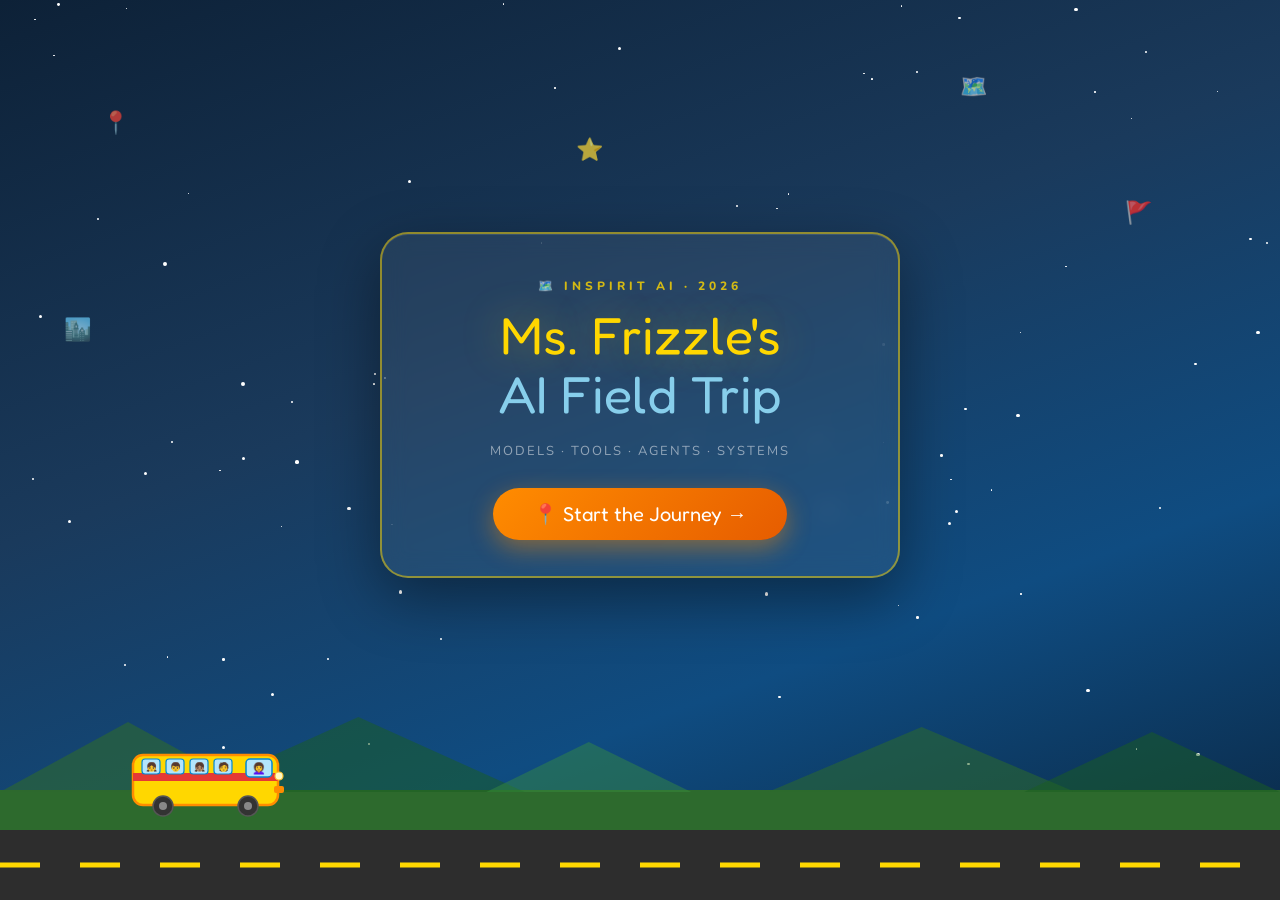
<file: frizzle_ai_field_trip_v2.html>
<!DOCTYPE html>
<html lang="en">
<head>
<meta charset="UTF-8">
<meta name="viewport" content="width=device-width, initial-scale=1.0">
<title>Ms. Frizzle's AI Field Trip</title>
<link href="https://fonts.googleapis.com/css2?family=Fredoka+One&family=Nunito:wght@400;600;700;800;900&display=swap" rel="stylesheet">
<style>
:root {
  --sky: #4a9eca;
  --sky-light: #87CEEB;
  --navy: #1a237e;
  --navy-mid: #283593;
  --bus-yellow: #FFD700;
  --orange: #FF8C00;
  --orange-deep: #e65c00;
  --green: #4caf50;
  --green-dark: #2e7d32;
  --road: #4a4a4a;
  --sand: #d4b896;
  --sand-light: #e8d5b7;
  --white: #ffffff;
  --card-shadow: 0 12px 40px rgba(0,0,0,0.22);
}

* { box-sizing: border-box; margin: 0; padding: 0; }
body {
  font-family: 'Nunito', sans-serif;
  background: #1a3a5c;
  overflow: hidden;
  height: 100vh; width: 100vw;
  position: relative;
}

/* ========== FLASH ========== */
#flash {
  position: fixed; inset: 0;
  background: white; opacity: 0;
  pointer-events: none; z-index: 9999;
  transition: opacity 0.15s ease;
}
#flash.on { opacity: 1; }

/* ========== TITLE SCREEN ========== */
#title-screen {
  position: fixed; inset: 0;
  z-index: 500;
  display: flex; flex-direction: column;
  align-items: center; justify-content: center;
  overflow: hidden;
  background: linear-gradient(160deg, #0d2137 0%, #1a3a5c 40%, #0f4c81 70%, #0a2540 100%);
}
#title-screen.gone { display: none; }

/* Title map terrain */
.t-terrain {
  position: absolute; bottom: 0; left: 0; right: 0;
  height: 45%; pointer-events: none;
}
.t-road {
  position: absolute; bottom: 0; left: 0; right: 0;
  height: 70px;
  background: #2d2d2d;
}
.t-road-dashes {
  position: absolute; top: 50%; left: 0;
  width: 200%; height: 5px;
  transform: translateY(-50%);
  background: repeating-linear-gradient(90deg, #FFD700 0,#FFD700 40px,transparent 40px,transparent 80px);
  animation: dashScroll 0.8s linear infinite;
}
.t-ground {
  position: absolute; bottom: 70px; left: 0; right: 0;
  height: 40px; background: #2d6a2d;
}
/* Decorative mountains */
.t-mountain {
  position: absolute; bottom: 108px;
  border-left: solid transparent;
  border-right: solid transparent;
  border-bottom: solid;
}

/* Floating stars */
.t-star {
  position: absolute;
  background: white; border-radius: 50%;
  animation: twinkle var(--dur, 2s) ease-in-out infinite alternate;
  animation-delay: var(--delay, 0s);
}
@keyframes twinkle {
  from { opacity: 0.15; transform: scale(0.7); }
  to   { opacity: 1; transform: scale(1.3); }
}

/* Dotted road on title */
.t-dotted-road {
  position: absolute; bottom: 108px; left: 0; right: 0;
  height: 60px; pointer-events: none;
}

.title-card {
  position: relative; z-index: 5;
  background: rgba(255,255,255,0.06);
  border: 2px solid rgba(255,215,0,0.5);
  border-radius: 28px;
  padding: 44px 56px 36px;
  text-align: center;
  backdrop-filter: blur(12px);
  box-shadow: 0 20px 60px rgba(0,0,0,0.4), inset 0 1px 0 rgba(255,255,255,0.1);
  max-width: 520px; width: 90vw;
  margin-bottom: 90px;
}
.title-eyebrow {
  font-family: 'Nunito', sans-serif;
  font-size: 12px; font-weight: 800;
  letter-spacing: 4px; text-transform: uppercase;
  color: var(--bus-yellow); opacity: 0.8; margin-bottom: 14px;
}
.title-main {
  font-family: 'Fredoka One', cursive;
  font-size: clamp(32px,6vw,52px);
  color: var(--bus-yellow);
  line-height: 1.05;
  text-shadow: 0 0 40px rgba(255,215,0,0.35);
  margin-bottom: 4px;
}
.title-main-2 {
  font-family: 'Fredoka One', cursive;
  font-size: clamp(32px,6vw,52px);
  color: #87CEEB;
  line-height: 1.05;
  margin-bottom: 20px;
}
.title-sub {
  color: rgba(255,255,255,0.5);
  font-size: 13px; letter-spacing: 2px;
  text-transform: uppercase; margin-bottom: 28px;
}
.title-btn {
  font-family: 'Fredoka One', cursive;
  font-size: 20px;
  background: linear-gradient(135deg, #FF8C00, #e65c00);
  color: white; border: none;
  border-radius: 30px; padding: 14px 40px;
  cursor: pointer;
  box-shadow: 0 8px 24px rgba(255,140,0,0.45);
  transition: transform 0.15s, box-shadow 0.15s;
  animation: btnPulse 2.5s ease-in-out infinite alternate;
}
@keyframes btnPulse {
  from { box-shadow: 0 8px 24px rgba(255,140,0,0.45); }
  to   { box-shadow: 0 10px 36px rgba(255,140,0,0.75); }
}
.title-btn:hover { transform: scale(1.06); }

/* title bus */
#title-bus {
  position: absolute; bottom: 76px;
  left: 10%; width: 160px;
  animation: busBoб 0.9s ease-in-out infinite alternate;
  z-index: 6;
}
@keyframes busBoб {
  from { transform: translateY(0); }
  to   { transform: translateY(-5px); }
}

/* title floating pin icons */
.t-pin {
  position: absolute;
  font-size: 22px;
  animation: pinFloat var(--dur,3s) ease-in-out infinite alternate;
  animation-delay: var(--delay,0s);
  opacity: 0.7;
}
@keyframes pinFloat {
  from { transform: translateY(0) rotate(-5deg); }
  to   { transform: translateY(-12px) rotate(5deg); }
}

/* ========== WORLD MAP (main interface) ========== */
#world-map {
  position: fixed; inset: 0;
  display: none; flex-direction: column;
  overflow: hidden;
}
#world-map.active { display: flex; }

/* MAP BACKGROUND - illustrated style */
.map-bg {
  position: absolute; inset: 0;
  background:
    radial-gradient(ellipse 60% 40% at 20% 70%, rgba(139,195,74,0.25) 0%, transparent 60%),
    radial-gradient(ellipse 50% 50% at 80% 30%, rgba(100,181,246,0.2) 0%, transparent 60%),
    linear-gradient(160deg, #c8a96e 0%, #d4b896 30%, #c9a87c 55%, #b8926a 80%, #a07850 100%);
}

/* Terrain elements */
.map-terrain { position: absolute; inset: 0; pointer-events: none; overflow: hidden; }

/* Winding road */
.map-road-svg { position: absolute; inset: 0; width: 100%; height: 100%; }

/* Stop pins */
.stop-pin {
  position: absolute;
  transform: translate(-50%, -100%);
  cursor: pointer;
  z-index: 30;
  transition: transform 0.2s;
  display: flex; flex-direction: column; align-items: center;
}
.stop-pin:hover { transform: translate(-50%, -100%) scale(1.1); }

/* visited = green */
.stop-pin.visited .pin-circle { background: #2e7d32; border-color: #1b5e20; }
.stop-pin.visited .pin-inner  { filter: none; }

@keyframes pinBounce {
  from { transform: translateY(0px); }
  to   { transform: translateY(-10px); }
}

/* the teardrop map-pin shape */
.pin-circle {
  width: 80px; height: 80px;
  background: var(--bus-yellow);
  border: 5px solid var(--orange);
  border-radius: 50% 50% 50% 0;
  transform: rotate(-45deg);
  display: flex; align-items: center; justify-content: center;
  box-shadow: 0 6px 20px rgba(0,0,0,0.3);
  transition: background 0.3s, border-color 0.3s, box-shadow 0.3s;
}
.pin-inner {
  transform: rotate(45deg);
  font-size: 32px;
  line-height: 1;
}
.pin-label {
  text-align: center;
  margin-top: 8px;
  font-family: 'Fredoka One', cursive;
  font-size: 15px;
  color: var(--navy);
  background: rgba(255,255,255,0.95);
  border-radius: 10px;
  padding: 4px 14px;
  white-space: nowrap;
  box-shadow: 0 3px 12px rgba(0,0,0,0.18);
  border: 2px solid rgba(26,35,126,0.15);
}

/* Pin locked. greyed out, not reachable yet */
.stop-pin.pin-locked .pin-circle {
  background: #c0c0c0;
  border-color: #999;
  filter: grayscale(1) opacity(0.45);
  box-shadow: 0 3px 10px rgba(0,0,0,0.15);
}
.stop-pin.pin-locked .pin-label {
  opacity: 0.4;
  background: rgba(255,255,255,0.7);
}

/* Pin next. glowing, pulsing, ready to click */
.stop-pin.pin-next .pin-circle {
  background: var(--bus-yellow);
  border-color: var(--orange);
  box-shadow:
    0 0 0 6px rgba(255,215,0,0.35),
    0 0 0 12px rgba(255,140,0,0.15),
    0 8px 28px rgba(255,140,0,0.5);
  animation: pinBounce 0.75s ease-in-out infinite alternate;
}
.stop-pin.pin-next .pin-label {
  background: #fff;
  color: var(--navy);
  border-color: var(--orange);
  font-size: 16px;
  box-shadow: 0 4px 16px rgba(255,140,0,0.45);
}

/* Map instruction banner. shown when on map between stops */
#map-instruction {
  position: absolute;
  bottom: 80px; left: 50%;
  transform: translateX(-50%);
  z-index: 40;
  background: rgba(26,35,126,0.88);
  backdrop-filter: blur(8px);
  border: 2px solid rgba(255,215,0,0.5);
  border-radius: 24px;
  padding: 12px 28px;
  font-family: 'Fredoka One', cursive;
  font-size: 17px;
  color: var(--bus-yellow);
  white-space: nowrap;
  box-shadow: 0 6px 24px rgba(0,0,0,0.3);
  pointer-events: none;
  animation: instructPulse 2s ease-in-out infinite alternate;
  display: none;
}
#map-instruction.visible { display: block; }
@keyframes instructPulse {
  from { opacity: 0.85; transform: translateX(-50%) scale(1); }
  to   { opacity: 1;    transform: translateX(-50%) scale(1.02); }
}

/* Bus on map */
#map-bus {
  position: absolute;
  z-index: 25;
  font-size: 36px;
  transform: translate(-50%, -80%);
  transition: left 1.4s cubic-bezier(0.25, 0.46, 0.45, 0.94),
              top 1.4s cubic-bezier(0.25, 0.46, 0.45, 0.94);
  filter: drop-shadow(0 4px 8px rgba(0,0,0,0.3));
  animation: mapBusBoб 1s ease-in-out infinite alternate;
}
@keyframes mapBusBoб {
  from { transform: translate(-50%, -80%) translateY(0); }
  to   { transform: translate(-50%, -80%) translateY(-4px); }
}
#map-bus.driving {
  animation: mapBusDrive 0.18s ease-in-out infinite alternate;
}
@keyframes mapBusDrive {
  from { transform: translate(-50%, -80%) rotate(-3deg) translateY(0); }
  to   { transform: translate(-50%, -80%) rotate(3deg) translateY(-3px); }
}

/* Map title / header */
#map-header {
  position: absolute;
  top: 18px; left: 50%; transform: translateX(-50%);
  z-index: 40;
  text-align: center;
  pointer-events: none;
}
.map-header-title {
  font-family: 'Fredoka One', cursive;
  font-size: 26px; color: var(--navy);
  text-shadow: 0 2px 8px rgba(255,255,255,0.6);
  background: rgba(255,255,255,0.75);
  border-radius: 20px; padding: 6px 24px;
  border: 2px solid rgba(255,215,0,0.7);
  backdrop-filter: blur(4px);
}
.map-header-sub {
  font-family: 'Nunito', sans-serif;
  font-size: 12px; color: var(--navy);
  opacity: 0.75; margin-top: 4px;
  font-weight: 700; letter-spacing: 1px;
}

/* Map badge strip */
#map-badges {
  position: absolute;
  top: 16px; right: 16px;
  display: flex; gap: 6px; z-index: 40;
}
.map-badge {
  width: 34px; height: 34px;
  background: var(--bus-yellow);
  border: 2.5px solid var(--orange);
  border-radius: 50%;
  display: flex; align-items: center; justify-content: center;
  font-size: 15px;
  box-shadow: 0 2px 8px rgba(0,0,0,0.2);
  animation: badgePop 0.4s cubic-bezier(0.34,1.56,0.64,1);
}
@keyframes badgePop {
  0%   { transform: scale(0) rotate(-30deg); opacity: 0; }
  100% { transform: scale(1) rotate(0); opacity: 1; }
}

/* Map compass */
.map-compass {
  position: absolute; bottom: 80px; right: 20px;
  width: 60px; height: 60px;
  background: rgba(255,255,255,0.8);
  border-radius: 50%;
  border: 3px solid var(--orange);
  display: flex; align-items: center; justify-content: center;
  font-size: 28px; z-index: 30;
  box-shadow: 0 4px 12px rgba(0,0,0,0.2);
  animation: compassSpin 8s linear infinite;
}
@keyframes compassSpin {
  from { transform: rotate(0deg); }
  to   { transform: rotate(360deg); }
}

/* ========== SLIDE VIEW ========== */
#slide-view {
  position: fixed; inset: 0;
  display: none;
  z-index: 100;
  overflow: hidden;
}
#slide-view.active { display: block; }

/* slide back btn removed */

/* Slide nav */
#slide-nav {
  position: absolute; bottom: 0; left: 0; right: 0; z-index: 200;
  background: rgba(6,10,20,0.92);
  backdrop-filter: blur(16px);
  border-top: 1px solid rgba(255,255,255,0.07);
  padding: 0 32px;
  height: 56px;
  display: flex; align-items: center; justify-content: center;
  gap: 20px;
}
.snav-btn {
  font-family: 'Nunito', sans-serif; font-weight: 800;
  font-size: 15px; letter-spacing: 0.3px;
  background: var(--orange); color: white;
  border: none; border-radius: 8px;
  padding: 9px 24px; cursor: pointer;
  transition: transform 0.12s, box-shadow 0.12s, background 0.12s;
  box-shadow: 0 3px 12px rgba(255,140,0,0.3);
}
.snav-btn:hover {
  transform: translateY(-1px);
  box-shadow: 0 6px 18px rgba(255,140,0,0.45);
  background: #e67e00;
}
.snav-btn:disabled {
  opacity: 0.28; transform: none;
  cursor: default; box-shadow: none;
  background: rgba(255,255,255,0.12);
}
#slide-counter {
  font-family: 'Nunito', sans-serif; font-weight: 900;
  color: rgba(255,255,255,0.45); font-size: 13px;
  min-width: 160px; text-align: center;
  letter-spacing: 2px; text-transform: uppercase;
}

/* slide panels container */
#slide-panels {
  position: absolute; inset: 0;
  bottom: 56px;
  overflow: hidden;
}

/* ============================================================
   SLIDE SYSTEM. professional presentation deck
   ============================================================ */

.slide-panel {
  position: absolute; inset: 0;
  display: none;
}
.slide-panel.visible {
  display: grid;
  animation: slideIn 0.3s cubic-bezier(0.22,1,0.36,1);
}
@keyframes slideIn {
  from { opacity: 0; transform: translateY(16px); }
  to   { opacity: 1; transform: translateY(0); }
}

/* slide shell. three rows: eyebrow | body | frizzle */
.slide {
  display: grid;
  grid-template-rows: 68px 1fr 52px;
  height: 100%;
  padding: 0 80px;
}

/* ── eyebrow ── */
.slide-eyebrow {
  display: flex; align-items: center;
  font-family: 'Nunito', sans-serif;
  font-weight: 900; font-size: 11px;
  letter-spacing: 5px; text-transform: uppercase;
  color: rgba(255,255,255,0.35);
  border-bottom: 1px solid rgba(255,255,255,0.08);
}

/* ── headline ── */
.slide-h1 {
  font-family: 'Fredoka One', cursive;
  font-size: clamp(34px, 4.8vw, 60px);
  color: white; line-height: 1.05;
  margin-bottom: 8px;
}
.slide-h1 em { font-style: normal; color: var(--bus-yellow); }

/* ── sub-headline ── */
.slide-sub {
  font-family: 'Nunito', sans-serif;
  font-size: clamp(15px, 1.6vw, 19px);
  font-weight: 600;
  color: rgba(255,255,255,0.5);
  line-height: 1.5;
}

/* ── Frizzle footer ── */
.slide-frizzle {
  display: flex; align-items: center; gap: 12px;
  border-top: 1px solid rgba(255,255,255,0.08);
  padding: 0;
}
.slide-frizzle-av {
  font-size: 22px;
  animation: frizzWig 2.5s ease-in-out infinite alternate;
  flex-shrink: 0;
}
@keyframes frizzWig {
  from { transform: rotate(-7deg); }
  to   { transform: rotate(7deg); }
}
.slide-frizzle-text {
  font-family: 'Nunito', sans-serif;
  font-size: clamp(12px,1.2vw,15px);
  font-weight: 700;
  color: rgba(255,255,255,0.38);
  font-style: italic;
}

/* ── body ── */
.slide-body {
  display: flex;
  flex-direction: column;
  justify-content: center;
  gap: 18px;
  padding: 16px 0;
}

/* ── STOP 1 ── */
#stop1 { background: linear-gradient(160deg, #08162e 0%, #0f2348 55%, #081830 100%); }

.s1-cards {
  display: grid;
  grid-template-columns: repeat(3,1fr);
  gap: 16px;
}
.atc {
  border-radius: 16px;
  padding: 28px 24px 24px;
  cursor: pointer;
  border: 1px solid rgba(255,255,255,0.1);
  transition: transform 0.18s ease, box-shadow 0.18s ease, border-color 0.18s ease;
  position: relative;
  overflow: hidden;
}
.atc::before {
  content: '';
  position: absolute; top: 0; left: 0; right: 0;
  height: 3px;
  opacity: 0;
  transition: opacity 0.2s;
}
.atc:hover { transform: translateY(-4px); box-shadow: 0 16px 40px rgba(0,0,0,0.3); }
.atc.on { border-color: rgba(255,255,255,0.3); box-shadow: 0 16px 40px rgba(0,0,0,0.35); }
.atc.on::before { opacity: 1; }

.atc-predict { background: linear-gradient(160deg,#0d2d6e,#1558c4); }
.atc-predict::before { background: linear-gradient(90deg,#4fc3f7,#1e88e5); }
.atc-generate { background: linear-gradient(160deg,#3b0d72,#7b1fa2); }
.atc-generate::before { background: linear-gradient(90deg,#ce93d8,#9c27b0); }
.atc-decide   { background: linear-gradient(160deg,#6b0f0f,#c62828); }
.atc-decide::before   { background: linear-gradient(90deg,#ef9a9a,#e53935); }

.atc-icon { font-size: 40px; display: block; margin-bottom: 14px; }
.atc-word {
  font-family: 'Fredoka One', cursive;
  font-size: clamp(20px,2.4vw,30px);
  color: white; margin-bottom: 6px; letter-spacing: 1px;
}
.atc-line {
  font-size: clamp(13px,1.2vw,15px);
  color: rgba(255,255,255,0.65);
  line-height: 1.6; font-weight: 600;
}
.atc-eg {
  margin-top: 14px;
  font-size: clamp(12px,1vw,14px);
  color: rgba(255,255,255,0.5);
  background: rgba(0,0,0,0.22);
  border-radius: 8px; padding: 9px 12px;
  display: none; line-height: 1.6;
  border: 1px solid rgba(255,255,255,0.08);
}
.atc.on .atc-eg { display: block; animation: fadeUp 0.28s ease; }

.s1-def {
  background: rgba(255,255,255,0.05);
  border: 1px solid rgba(255,215,0,0.2);
  border-radius: 12px; padding: 16px 24px;
  font-family: 'Nunito', sans-serif; font-weight: 700;
  font-size: clamp(15px,1.6vw,20px);
  color: rgba(255,255,255,0.8); text-align: center;
  transition: background 0.4s, border-color 0.4s;
}
.s1-def.lit {
  background: rgba(46,125,50,0.18);
  border-color: rgba(76,175,80,0.45);
}
.def-word {
  display: inline-block;
  background: var(--orange); color: white;
  border-radius: 6px; padding: 1px 10px;
  font-family: 'Fredoka One', cursive;
  transition: background 0.3s;
}

/* ── STOP 2 ── */
#stop2 { background: linear-gradient(160deg, #1a0800 0%, #6d2000 40%, #c94a00 80%, #e86500 100%); }

.s2-eras {
  display: grid;
  grid-template-columns: repeat(5,1fr);
  gap: 12px;
}
.era {
  background: rgba(0,0,0,0.3);
  border: 1px solid rgba(255,255,255,0.12);
  border-radius: 14px; padding: 22px 14px 18px;
  cursor: pointer; position: relative; overflow: hidden;
  transition: transform 0.18s ease, border-color 0.18s ease, box-shadow 0.18s ease;
  text-align: center;
}
.era::before {
  content: '';
  position: absolute; top: 0; left: 0; right: 0;
  height: 2px;
  background: rgba(255,255,255,0.2);
  transition: background 0.2s;
}
.era:hover { transform: translateY(-4px); box-shadow: 0 12px 32px rgba(0,0,0,0.25); }
.era.on {
  border-color: rgba(255,255,255,0.45);
  box-shadow: 0 12px 36px rgba(0,0,0,0.3);
  background: rgba(0,0,0,0.42);
}
.era.on::before { background: rgba(255,255,255,0.55); }
.era.now {
  border-color: #ffd54f;
  background: rgba(255,213,79,0.1);
}
.era.now::before {
  content: '⭐ YOU ARE HERE';
  position: absolute; top: 0; left: 0; right: 0;
  background: #f9a825; color: #1a237e;
  font-size: 8px; font-weight: 900; letter-spacing: 1.5px;
  white-space: nowrap; padding: 3px 0; text-align: center;
  height: auto;
}
.era-icon { font-size: 28px; display: block; margin: 14px 0 10px; }
.era-yr {
  font-size: 10px; color: rgba(255,255,255,0.4);
  margin-bottom: 5px; font-weight: 700; letter-spacing: 1px;
}
.era-name {
  font-family: 'Fredoka One', cursive;
  font-size: clamp(13px,1.5vw,18px); color: white; margin-bottom: 0;
}
.era-blurb {
  font-size: clamp(11px,1vw,13px);
  color: rgba(255,255,255,0.65); line-height: 1.55;
  display: none; margin-top: 10px;
  font-weight: 600;
}
.era.on .era-blurb { display: block; animation: fadeUp 0.28s ease; }
.era-tag {
  display: inline-block; margin-top: 10px;
  background: rgba(255,255,255,0.12);
  color: rgba(255,255,255,0.7);
  font-size: 10px; font-weight: 800;
  padding: 2px 9px; border-radius: 20px;
  letter-spacing: 0.5px;
  border: 1px solid rgba(255,255,255,0.15);
}

/* ── STOP 3 key panel ── */
.s3-key {
  background: rgba(0,0,0,0.2);
  border: 1px solid rgba(255,255,255,0.1);
  border-radius: 12px;
  overflow: hidden;
}
.s3-key-toggle {
  width: 100%;
  font-family: 'Nunito', sans-serif; font-weight: 800;
  font-size: clamp(12px,1.2vw,15px);
  color: rgba(255,255,255,0.6);
  background: none; border: none;
  padding: 10px 16px; cursor: pointer;
  text-align: left;
  transition: color 0.15s, background 0.15s;
}
.s3-key-toggle:hover { color: white; background: rgba(255,255,255,0.05); }
.s3-key-body {
  display: none;
  flex-direction: column; gap: 10px;
  padding: 0 16px 14px;
}
.s3-key-body.open { display: flex; animation: fadeUp 0.25s ease; }
.s3-key-item {
  display: flex; align-items: flex-start; gap: 12px;
}
.s3-key-icon { font-size: 20px; flex-shrink: 0; margin-top: 2px; }
.s3-key-term {
  font-family: 'Fredoka One', cursive;
  font-size: clamp(13px,1.3vw,16px); color: white; margin-bottom: 2px;
}
.s3-key-def {
  font-size: clamp(11px,1.05vw,13px);
  color: rgba(255,255,255,0.6); line-height: 1.5; font-weight: 600;
}

/* ── STOP 3 ── */
#stop3 { background: linear-gradient(160deg, #090f14 0%, #111e2a 50%, #0a1520 100%); }

.s3-bays {
  display: grid;
  grid-template-columns: repeat(4,1fr);
  gap: 14px;
}
.bay {
  border-radius: 14px; padding: 22px 18px 20px;
  cursor: pointer;
  border: 1px solid rgba(255,255,255,0.1);
  transition: transform 0.18s ease, border-color 0.18s ease, box-shadow 0.18s ease;
  position: relative; overflow: hidden;
}
.bay::before {
  content: '';
  position: absolute; top: 0; left: 0; right: 0;
  height: 2px;
  transition: opacity 0.2s;
  opacity: 0.5;
}
.bay:hover { transform: translateY(-4px); box-shadow: 0 14px 36px rgba(0,0,0,0.35); }
.bay.on {
  border-color: rgba(255,255,255,0.3);
  box-shadow: 0 14px 36px rgba(0,0,0,0.4);
}
.bay.on::before { opacity: 1; }
.bay-model  { background: linear-gradient(160deg,#0d2e0e,#1b5e20); }
.bay-model::before  { background: linear-gradient(90deg,#a5d6a7,#4caf50); }
.bay-tool   { background: linear-gradient(160deg,#071d4a,#0d47a1); }
.bay-tool::before   { background: linear-gradient(90deg,#90caf9,#1976d2); }
.bay-agent  { background: linear-gradient(160deg,#220a48,#4a148c); }
.bay-agent::before  { background: linear-gradient(90deg,#ce93d8,#7b1fa2); }
.bay-system { background: linear-gradient(160deg,#5c1a00,#bf360c); }
.bay-system::before { background: linear-gradient(90deg,#ffcc80,#ef6c00); }

.bay-icon { font-size: 32px; display: block; margin-bottom: 10px; }
.bay-title {
  font-family: 'Fredoka One', cursive;
  font-size: clamp(17px,1.8vw,24px); color: white; margin-bottom: 2px;
}
.bay-role {
  font-size: clamp(11px,1vw,13px);
  color: rgba(255,255,255,0.45); font-style: italic; margin-bottom: 10px;
  font-weight: 600;
}
.bay-desc {
  font-size: clamp(11px,1.1vw,14px);
  color: rgba(255,255,255,0.75); line-height: 1.6;
  display: none;
}
.bay.on .bay-desc { display: block; animation: fadeUp 0.28s ease; }

.s3-chain {
  display: flex; align-items: center; justify-content: center;
  gap: 8px;
}
.chain-pill {
  background: rgba(255,255,255,0.07);
  border: 1px solid rgba(255,255,255,0.15);
  color: rgba(255,255,255,0.8);
  font-family: 'Nunito', sans-serif; font-weight: 800;
  font-size: clamp(12px,1.2vw,15px);
  padding: 6px 18px; border-radius: 30px;
  letter-spacing: 0.5px;
}
.chain-sep { color: var(--orange); font-size: 20px; opacity: 0.8; }

/* pipeline */
.s3-pipe-btn {
  font-family: 'Nunito', sans-serif; font-weight: 800;
  font-size: clamp(13px,1.4vw,16px);
  background: var(--orange);
  color: white; border: none; border-radius: 10px;
  padding: 11px 26px; cursor: pointer;
  box-shadow: 0 4px 16px rgba(255,140,0,0.35);
  transition: transform 0.12s, box-shadow 0.12s;
  align-self: flex-start; letter-spacing: 0.3px;
}
.s3-pipe-btn:hover { transform: scale(1.03); box-shadow: 0 6px 20px rgba(255,140,0,0.5); }

.s3-pipeline {
  display: none;
  flex-direction: row;
  align-items: center;
  gap: 8px;
}
.s3-pipeline.active { display: flex; animation: fadeUp 0.3s ease; }

.pipe-step {
  flex: 1; border-radius: 12px; padding: 16px 12px;
  text-align: center; opacity: 0.18;
  transition: opacity 0.4s ease, transform 0.4s ease, box-shadow 0.4s ease;
  transform: scale(0.93);
  border: 1px solid rgba(255,255,255,0.07);
}
.pipe-step.lit {
  opacity: 1; transform: scale(1);
  box-shadow: 0 8px 24px rgba(0,0,0,0.3);
  border-color: rgba(255,255,255,0.18);
}
.ps1 { background: linear-gradient(160deg,#0d2e0e,#1b5e20); }
.ps2 { background: linear-gradient(160deg,#071d4a,#0d47a1); }
.ps3 { background: linear-gradient(160deg,#4a0020,#880e4f); }
.ps4 { background: linear-gradient(160deg,#5c1a00,#bf360c); }
.pipe-step-icon { font-size: 24px; display: block; margin-bottom: 7px; }
.pipe-step-label {
  font-family: 'Nunito', sans-serif; font-weight: 900;
  font-size: clamp(11px,1.2vw,14px); color: white;
  margin-bottom: 4px; letter-spacing: 0.3px;
}
.pipe-step-text {
  font-size: clamp(10px,0.95vw,12px);
  color: rgba(255,255,255,0.7); line-height: 1.5;
}
.pipe-arr { color: rgba(255,255,255,0.2); font-size: 20px; flex-shrink: 0; }

.s3-pipe-ctrl {
  display: flex; gap: 10px; align-items: center;
  flex-direction: column; align-items: flex-start;
  flex-shrink: 0;
}
.pipe-adv-btn {
  font-family: 'Nunito', sans-serif; font-weight: 800;
  font-size: 14px;
  background: rgba(255,255,255,0.1); color: white;
  border: 1px solid rgba(255,255,255,0.18);
  border-radius: 8px; padding: 9px 18px;
  cursor: pointer; transition: background 0.15s;
  white-space: nowrap;
}
.pipe-adv-btn:hover { background: rgba(255,255,255,0.2); }
.pipe-adv-btn:disabled { opacity: 0.28; cursor: default; }
.nb1-note {
  font-size: 12px; color: rgba(255,215,0,0.65);
  font-family: 'Nunito', sans-serif; font-weight: 700;
  font-style: italic; display: none; max-width: 140px; line-height: 1.4;
}
.nb1-note.show { display: block; animation: fadeUp 0.3s ease; }

/* ── STOP 4 ── */
#stop4 { background: linear-gradient(160deg, #080f14 0%, #0d1e2e 50%, #091520 100%); }

.s4-img {
  border: 1px solid rgba(255,255,255,0.12);
  border-radius: 14px; overflow: hidden;
  background: rgba(255,255,255,0.03);
  flex: 1;
  display: flex; align-items: center; justify-content: center;
  box-shadow: 0 8px 40px rgba(0,0,0,0.4);
}
.s4-img img {
  width: 100%; display: block;
  max-height: calc(100vh - 200px); object-fit: contain;
}

/* ── STOP 5 ── */
#stop5 { background: linear-gradient(160deg, #060c1e 0%, #0f1a40 50%, #0a1535 100%); }

.s5-stones {
  display: grid;
  grid-template-columns: 1fr auto 1fr auto 1fr;
  gap: 12px; align-items: center;
}
.stone {
  background: rgba(255,255,255,0.05);
  border: 1px solid rgba(255,255,255,0.12);
  border-radius: 16px; padding: 28px 20px;
  text-align: center;
  transition: transform 0.18s, box-shadow 0.18s;
}
.stone:hover { transform: translateY(-3px); box-shadow: 0 10px 28px rgba(0,0,0,0.25); }
.stone-icon { font-size: 44px; display: block; margin-bottom: 14px; }
.stone-label {
  font-family: 'Fredoka One', cursive;
  font-size: clamp(17px,2vw,26px); color: white; margin-bottom: 8px;
}
.stone-sub {
  font-size: clamp(13px,1.2vw,15px);
  color: rgba(255,255,255,0.5); line-height: 1.5; font-weight: 600;
}
.stone-arrow {
  font-size: 28px; color: rgba(255,140,0,0.6);
  font-weight: bold; text-align: center;
}

.s5-spoiler {
  background: rgba(255,215,0,0.07);
  border: 1px solid rgba(255,215,0,0.3);
  border-radius: 14px; padding: 22px 36px;
  text-align: center;
}
.s5-spoiler-eyebrow {
  font-size: 10px; font-weight: 900; letter-spacing: 4px;
  text-transform: uppercase; color: rgba(255,215,0,0.7); margin-bottom: 10px;
}
.s5-spoiler-text {
  font-family: 'Fredoka One', cursive;
  font-size: clamp(19px,2.3vw,28px); color: white; line-height: 1.4;
}


/* ============================================================
   STOP 1. Google Maps reveal
   ============================================================ */
.s1-question {
  text-align: center; padding: 10px 0 4px;
}
.s1-big-q {
  font-family: "Fredoka One", cursive;
  font-size: clamp(38px,5.5vw,72px);
  color: white; line-height: 1.1; margin-bottom: 16px;
}
.s1-big-q em { font-style: normal; color: var(--bus-yellow); }
.s1-vote-row {
  display: flex; gap: 20px; justify-content: center; margin-bottom: 8px;
}
.vote-btn {
  font-family: "Fredoka One", cursive;
  font-size: clamp(20px,2.8vw,36px);
  border: none; border-radius: 14px;
  padding: 16px 52px; cursor: pointer;
  transition: transform 0.15s, box-shadow 0.15s;
  box-shadow: 0 6px 20px rgba(0,0,0,0.25);
}
.vote-btn:hover { transform: scale(1.05); }
.vote-yes { background: #2e7d32; color: white; }
.vote-no  { background: #c62828; color: white; }
.vote-btn.chosen { outline: 4px solid white; transform: scale(1.07); }

/* Reveal panel. hidden until instructor clicks Reveal */
.s1-reveal {
  display: none;
  flex-direction: column; gap: 14px;
}
.s1-reveal.show { display: flex; animation: fadeUp 0.35s ease; }
.s1-reveal-intro {
  font-family: "Nunito", sans-serif; font-weight: 700;
  font-size: clamp(15px,1.5vw,19px);
  color: rgba(255,255,255,0.7); text-align: center;
}
.s1-reveal-cards {
  display: grid; grid-template-columns: repeat(3,1fr); gap: 14px;
}
.rev-card {
  border-radius: 14px; padding: 20px 18px;
  border: 1px solid rgba(255,255,255,0.1);
  opacity: 0; transform: translateY(16px);
  transition: opacity 0.4s ease, transform 0.4s ease;
  position: relative; overflow: hidden;
}
.rev-card::before {
  content: ""; position: absolute; top:0; left:0; right:0; height:3px; opacity:0.7;
}
.rev-card.lit { opacity: 1; transform: translateY(0); }
.rev-predict { background: linear-gradient(160deg,#0d2d6e,#1558c4); }
.rev-predict::before { background: linear-gradient(90deg,#4fc3f7,#1e88e5); }
.rev-generate { background: linear-gradient(160deg,#3b0d72,#7b1fa2); }
.rev-generate::before { background: linear-gradient(90deg,#ce93d8,#9c27b0); }
.rev-decide { background: linear-gradient(160deg,#6b0f0f,#c62828); }
.rev-decide::before { background: linear-gradient(90deg,#ef9a9a,#e53935); }
.rev-icon { font-size: 28px; display: block; margin-bottom: 8px; }
.rev-word {
  font-family: "Fredoka One", cursive;
  font-size: clamp(18px,2.2vw,26px); color: white; margin-bottom: 5px;
}
.rev-line {
  font-size: clamp(12px,1.2vw,15px);
  color: rgba(255,255,255,0.7); line-height: 1.55; font-weight: 600;
}
.s1-reveal-btn {
  font-family: "Nunito", sans-serif; font-weight: 800;
  font-size: clamp(13px,1.4vw,16px);
  background: var(--orange); color: white;
  border: none; border-radius: 10px;
  padding: 11px 28px; cursor: pointer;
  align-self: center;
  box-shadow: 0 4px 14px rgba(255,140,0,0.4);
  transition: transform 0.12s, box-shadow 0.12s;
}
.s1-reveal-btn:hover { transform: scale(1.04); }
.s1-adv-btn {
  font-family: "Nunito", sans-serif; font-weight: 800;
  font-size: 14px;
  background: rgba(255,255,255,0.1); color: white;
  border: 1px solid rgba(255,255,255,0.18);
  border-radius: 8px; padding: 9px 20px;
  cursor: pointer; transition: background 0.15s; align-self: center;
}
.s1-adv-btn:hover { background: rgba(255,255,255,0.2); }
.s1-adv-btn:disabled { opacity: 0.28; cursor: default; }

/* Punchline popup */
.s1-punchline {
  display: none;
  align-items: center; gap: 16px;
  background: rgba(255,215,0,0.1);
  border: 1.5px solid rgba(255,215,0,0.35);
  border-radius: 16px; padding: 20px 28px;
  animation: punchlineIn 0.5s cubic-bezier(0.34,1.56,0.64,1);
}
.s1-punchline.show { display: flex; }
@keyframes punchlineIn {
  from { opacity: 0; transform: scale(0.92) translateY(10px); }
  to   { opacity: 1; transform: scale(1) translateY(0); }
}
.s1-punchline-icon { font-size: 36px; flex-shrink: 0; }
.s1-punchline-text {
  font-family: 'Fredoka One', cursive;
  font-size: clamp(17px,2vw,26px);
  color: white; line-height: 1.35;
}
.s1-punchline-text strong { color: var(--bus-yellow); }

/* ============================================================
   STOP 2. Era Matching Puzzle
   ============================================================ */
.s2-puzzle { display: flex; flex-direction: column; gap: 10px; }

/* word bank of chips */
.s2-bank {
  display: flex; flex-wrap: wrap; gap: 6px;
  background: rgba(0,0,0,0.25);
  border: 1px solid rgba(255,255,255,0.1);
  border-radius: 14px; padding: 10px 12px;
  min-height: 44px; align-content: flex-start;
}
.chip {
  font-family: "Nunito", sans-serif; font-weight: 800;
  font-size: clamp(10px,1vw,13px);
  background: rgba(255,255,255,0.12);
  border: 1.5px solid rgba(255,255,255,0.25);
  color: white; border-radius: 30px;
  padding: 6px 12px; cursor: grab;
  transition: background 0.15s, transform 0.15s, opacity 0.2s;
  user-select: none;
  white-space: normal;
  word-break: break-word;
  line-height: 1.4;
  text-align: center;
}
.chip:hover { background: rgba(255,255,255,0.22); transform: scale(1.04); }
.chip.placed { opacity: 0; pointer-events: none; }
.chip.correct-flash {
  background: rgba(46,125,50,0.7);
  border-color: #81c784;
  animation: correctPop 0.4s ease;
}
.chip.wrong-flash {
  background: rgba(198,40,40,0.6);
  border-color: #ef9a9a;
  animation: wrongShake 0.35s ease;
}
@keyframes correctPop {
  0% { transform: scale(1); }
  50% { transform: scale(1.15); }
  100% { transform: scale(1); }
}
@keyframes wrongShake {
  0%,100% { transform: translateX(0); }
  25% { transform: translateX(-8px); }
  75% { transform: translateX(8px); }
}

/* era drop columns */
.s2-eras-row {
  display: grid; grid-template-columns: repeat(5,1fr); gap: 8px;
}
.era-col {
  background: rgba(0,0,0,0.25);
  border: 1.5px solid rgba(255,255,255,0.1);
  border-radius: 14px; padding: 10px 8px;
  display: flex; flex-direction: column; gap: 5px;
  transition: border-color 0.2s, background 0.2s;
  min-height: 0;
  overflow: hidden;
}
.era-col.drag-over {
  border-color: rgba(255,215,0,0.6);
  background: rgba(255,215,0,0.08);
}
.era-col-head {
  text-align: center; margin-bottom: 4px; flex-shrink: 0;
}
.era-col-icon { font-size: clamp(14px,1.8vw,20px); display: block; margin-bottom: 2px; }
.era-col-name {
  font-family: "Fredoka One", cursive;
  font-size: clamp(10px,1.2vw,14px); color: white;
  line-height: 1.2;
}
.era-col-yr {
  font-size: clamp(8px,0.85vw,11px); color: rgba(255,255,255,0.4);
  font-weight: 700; letter-spacing: 0.3px;
}
.era-col-drop {
  flex: 1; display: flex; flex-direction: column; gap: 4px;
  min-height: 32px;
}
/* chips placed inside a column */
.era-col-drop .chip {
  cursor: grab;
  font-size: clamp(9px,0.9vw,12px);
  padding: 4px 8px;
  border-radius: 8px;
  white-space: normal;
  word-break: break-word;
  line-height: 1.35;
  text-align: center;
}
.era-col-drop .chip:hover {
  background: rgba(255,255,255,0.22);
  border-color: rgba(255,255,255,0.4);
}
.era-col-drop .chip.correct {
  background: rgba(46,125,50,0.55);
  border-color: #81c784;
}
.era-col-drop .chip.wrong {
  background: rgba(198,40,40,0.45);
  border-color: #ef9a9a;
  animation: wrongShake 0.35s ease;
}
.era-col.all-correct {
  border-color: rgba(129,199,132,0.6);
  background: rgba(46,125,50,0.1);
}

/* check + reset bar */
.s2-controls {
  display: flex; gap: 12px; align-items: center; justify-content: center;
}
.s2-check-btn {
  font-family: "Nunito", sans-serif; font-weight: 800;
  font-size: 15px; background: var(--orange); color: white;
  border: none; border-radius: 8px; padding: 10px 28px;
  cursor: pointer; transition: transform 0.12s, box-shadow 0.12s;
  box-shadow: 0 4px 14px rgba(255,140,0,0.35);
}
.s2-check-btn:hover { transform: scale(1.04); }
.s2-check-btn:disabled { opacity: 0.3; cursor: default; transform: none; }
.s2-reset-btn {
  font-family: "Nunito", sans-serif; font-weight: 800;
  font-size: 14px; background: rgba(255,255,255,0.1); color: white;
  border: 1px solid rgba(255,255,255,0.18); border-radius: 8px;
  padding: 10px 22px; cursor: pointer; transition: background 0.15s;
}
.s2-reset-btn:hover { background: rgba(255,255,255,0.2); }
.s2-score {
  font-family: "Fredoka One", cursive;
  font-size: 16px; color: var(--bus-yellow);
}

/* ============================================================
   STOP 3. Build or Bust
   ============================================================ */
.s3-product-area {
  display: flex; flex-direction: column; gap: 14px;
}
.s3-product-card {
  background: rgba(255,255,255,0.05);
  border: 1px solid rgba(255,255,255,0.12);
  border-radius: 16px; padding: 22px 28px;
  display: none;
}
.s3-product-card.active { display: block; animation: fadeUp 0.3s ease; }
.s3-product-num {
  font-size: 11px; font-weight: 900; letter-spacing: 3px;
  text-transform: uppercase; color: rgba(255,255,255,0.35);
  margin-bottom: 8px;
}
.s3-product-desc {
  font-family: "Fredoka One", cursive;
  font-size: clamp(20px,2.8vw,34px); color: white; line-height: 1.2;
  margin-bottom: 16px;
}
.s3-block-choices {
  display: flex; gap: 10px; flex-wrap: wrap;
}
.block-choice {
  font-family: "Nunito", sans-serif; font-weight: 800;
  font-size: clamp(13px,1.3vw,16px);
  border: 1.5px solid rgba(255,255,255,0.2);
  border-radius: 10px; padding: 10px 20px;
  cursor: pointer; transition: transform 0.15s, background 0.15s, border-color 0.15s;
  color: white;
}
.block-choice:hover { transform: scale(1.04); border-color: rgba(255,255,255,0.5); }
.bc-model  { background: rgba(27,93,32,0.5); }
.bc-tool   { background: rgba(13,71,161,0.5); }
.bc-agent  { background: rgba(74,20,140,0.5); }
.bc-system { background: rgba(191,54,12,0.5); }
.block-choice.correct-ans {
  border-color: #81c784; background: rgba(46,125,50,0.55);
  animation: correctPop 0.4s ease;
}
.block-choice.wrong-ans {
  border-color: #ef9a9a; background: rgba(198,40,40,0.45);
  animation: wrongShake 0.35s ease;
}
.s3-reveal-text {
  margin-top: 14px; padding: 12px 18px;
  background: rgba(255,215,0,0.08);
  border: 1px solid rgba(255,215,0,0.25);
  border-radius: 10px;
  font-family: "Nunito", sans-serif; font-weight: 700;
  font-size: clamp(13px,1.2vw,16px); color: rgba(255,255,255,0.8);
  display: none; line-height: 1.5;
}
.s3-reveal-text.show { display: block; animation: fadeUp 0.3s ease; }

.s3-progress {
  display: flex; align-items: center; justify-content: space-between;
  gap: 12px;
}
.s3-dots { display: flex; gap: 6px; }
.s3-dot {
  width: 10px; height: 10px; border-radius: 50%;
  background: rgba(255,255,255,0.2); transition: background 0.3s;
}
.s3-dot.done { background: var(--bus-yellow); }
.s3-next-btn {
  font-family: "Nunito", sans-serif; font-weight: 800;
  font-size: 14px; background: var(--orange); color: white;
  border: none; border-radius: 8px; padding: 9px 22px;
  cursor: pointer; transition: transform 0.12s;
  display: none;
}
.s3-next-btn:hover { transform: scale(1.04); }
.s3-next-btn.visible { display: block; }

/* ============================================================
   STOP 4. Roadmap
   ============================================================ */
.s4-label {
  font-family: "Fredoka One", cursive;
  font-size: clamp(22px,3vw,38px); color: white;
  text-align: center; margin-bottom: 16px;
}

/* ============================================================
   STOP 5. Into the Notebooks
   ============================================================ */
.s5-step {
  display: none; flex-direction: column; gap: 20px;
}
.s5-step.active { display: flex; animation: fadeUp 0.35s ease; }

/* Step 1: Open notebooks */
.s5-nb-card {
  background: rgba(255,255,255,0.05);
  border: 1px solid rgba(255,255,255,0.12);
  border-radius: 16px; padding: 28px 36px;
  display: flex; align-items: center; gap: 28px;
}
.s5-nb-icon { font-size: 64px; flex-shrink: 0; }
.s5-nb-text {}
.s5-nb-title {
  font-family: "Fredoka One", cursive;
  font-size: clamp(22px,3vw,40px); color: white; margin-bottom: 8px;
}
.s5-nb-sub {
  font-size: clamp(14px,1.4vw,18px);
  color: rgba(255,255,255,0.6); font-weight: 600; line-height: 1.5;
}
.s5-nb-tag {
  display: inline-block; margin-top: 10px;
  background: rgba(255,215,0,0.12); border: 1px solid rgba(255,215,0,0.3);
  color: rgba(255,215,0,0.9); border-radius: 8px;
  padding: 4px 14px; font-size: 13px; font-weight: 800; letter-spacing: 1px;
}

/* Step 2: Pause for questions */
.s5-pause-card {
  background: rgba(255,140,0,0.07);
  border: 1px solid rgba(255,140,0,0.25);
  border-radius: 16px; padding: 32px 36px;
  text-align: center;
}
.s5-pause-icon { font-size: 56px; display: block; margin-bottom: 14px; }
.s5-pause-title {
  font-family: "Fredoka One", cursive;
  font-size: clamp(26px,3.5vw,48px); color: white; margin-bottom: 10px;
}
.s5-pause-sub {
  font-size: clamp(15px,1.5vw,20px);
  color: rgba(255,255,255,0.55); font-weight: 600;
}
.s5-timer-row { display: flex; gap: 12px; justify-content: center; margin-top: 20px; }
.s5-timer-btn {
  font-family: "Nunito", sans-serif; font-weight: 800;
  font-size: 15px; border: none; border-radius: 8px;
  padding: 10px 24px; cursor: pointer; transition: transform 0.12s;
}
.s5-timer-btn:hover { transform: scale(1.04); }
.s5-timer-start { background: var(--orange); color: white; }
.s5-timer-reset { background: rgba(255,255,255,0.1); color: white; border: 1px solid rgba(255,255,255,0.18); }
#s5-timer-display {
  font-family: "Fredoka One", cursive;
  font-size: clamp(28px,4vw,52px); color: var(--bus-yellow);
  text-align: center; margin-top: 12px;
  display: none;
}

/* Step 3: Break into groups */
.s5-groups-card {
  background: rgba(255,255,255,0.05);
  border: 1px solid rgba(255,255,255,0.12);
  border-radius: 16px; padding: 28px 36px;
}
.s5-groups-title {
  font-family: "Fredoka One", cursive;
  font-size: clamp(22px,3vw,38px); color: white; margin-bottom: 16px;
}
.s5-groups-grid {
  display: grid; grid-template-columns: repeat(3,1fr); gap: 14px;
}
.s5-group-item {
  background: rgba(255,255,255,0.07);
  border: 1px solid rgba(255,255,255,0.1);
  border-radius: 12px; padding: 16px 14px; text-align: center;
}
.s5-group-icon { font-size: 28px; display: block; margin-bottom: 8px; }
.s5-group-label {
  font-family: "Fredoka One", cursive;
  font-size: clamp(13px,1.4vw,17px); color: white; margin-bottom: 4px;
}
.s5-group-sub { font-size: 12px; color: rgba(255,255,255,0.5); font-weight: 600; line-height: 1.4; }

/* step nav */
.s5-step-nav {
  display: flex; gap: 12px; align-items: center; justify-content: center;
}
.s5-adv-btn {
  font-family: "Nunito", sans-serif; font-weight: 800;
  font-size: 15px; background: var(--orange); color: white;
  border: none; border-radius: 8px; padding: 11px 28px;
  cursor: pointer; transition: transform 0.12s, box-shadow 0.12s;
  box-shadow: 0 4px 14px rgba(255,140,0,0.35);
}
.s5-adv-btn:hover { transform: scale(1.04); }
.s5-step-dots { display: flex; gap: 8px; }
.s5-sdot {
  width: 10px; height: 10px; border-radius: 50%;
  background: rgba(255,255,255,0.2); transition: background 0.3s;
}
.s5-sdot.on { background: var(--bus-yellow); }



/* Stop 2 segue popup */
.segue-popup {
  display: none;
  position: fixed; inset: 0;
  z-index: 300;
  align-items: center; justify-content: center;
  background: rgba(0,0,0,0.55);
  backdrop-filter: blur(6px);
  animation: fadeIn 0.3s ease;
}
.segue-popup.show { display: flex; }
@keyframes fadeIn {
  from { opacity: 0; } to { opacity: 1; }
}
.segue-box {
  background: linear-gradient(145deg, #0f1a40, #1a2e6e);
  border: 2px solid rgba(255,215,0,0.4);
  border-radius: 24px;
  padding: 48px 52px;
  max-width: 640px; width: 90vw;
  text-align: center;
  box-shadow: 0 24px 64px rgba(0,0,0,0.5);
  animation: popIn 0.4s cubic-bezier(0.34,1.56,0.64,1);
}
@keyframes popIn {
  from { transform: scale(0.88); opacity: 0; }
  to   { transform: scale(1);    opacity: 1; }
}
.segue-icon { font-size: 52px; display: block; margin-bottom: 20px; }
.segue-text {
  font-family: "Fredoka One", cursive;
  font-size: clamp(20px,2.8vw,32px);
  color: white; line-height: 1.35; margin-bottom: 28px;
}
.segue-text em { color: var(--bus-yellow); font-style: normal; }
.segue-dismiss-btn {
  font-family: "Nunito", sans-serif; font-weight: 800;
  font-size: 16px; background: var(--orange); color: white;
  border: none; border-radius: 10px; padding: 13px 36px;
  cursor: pointer; transition: transform 0.12s, box-shadow 0.12s;
  box-shadow: 0 4px 16px rgba(255,140,0,0.4);
}
.segue-dismiss-btn:hover { transform: scale(1.04); }
/* ========== DECORATIVE / SHARED ========== */
@keyframes fadeUp {
  from { opacity: 0; transform: translateY(12px); }
  to   { opacity: 1; transform: translateY(0); }
}
@keyframes dashScroll {
  from { transform: translateY(-50%) translateX(0); }
  to   { transform: translateY(-50%) translateX(-80px); }
}

/* Scroll styles */
::-webkit-scrollbar { width: 6px; height: 6px; }
::-webkit-scrollbar-thumb { background: rgba(255,255,255,0.2); border-radius: 3px; }
::-webkit-scrollbar-track { background: transparent; }

/* Terrain decorations on map */
.map-tree { position: absolute; font-size: 28px; pointer-events: none; opacity: 0.85; }
.map-mountain { position: absolute; font-size: 22px; pointer-events: none; opacity: 0.7; }
.map-water { position: absolute; border-radius: 50%; background: rgba(100,181,246,0.35); pointer-events: none; }

/* Legend on map */
#map-legend {
  position: absolute; bottom: 14px; left: 14px;
  background: rgba(255,255,255,0.8); backdrop-filter: blur(6px);
  border: 2px solid rgba(255,215,0,0.5); border-radius: 16px;
  padding: 10px 16px; z-index: 30;
}
.legend-title {
  font-family: 'Fredoka One', cursive; font-size: 12px;
  color: var(--navy); margin-bottom: 6px;
}
.legend-item { display: flex; align-items: center; gap: 8px; margin-bottom: 3px; }
.legend-dot { width: 10px; height: 10px; border-radius: 50%; }
.legend-label { font-size: 11px; color: var(--navy); font-weight: 700; }

/* Road on map - animated */
@keyframes roadAnim {
  from { stroke-dashoffset: 0; }
  to   { stroke-dashoffset: 50; }
}
</style>
</head>
<body>
<div id="flash"></div>

<!-- ======================================================
     TITLE SCREEN
     ====================================================== -->
<div id="title-screen">
  <!-- Stars -->
  <div id="t-stars"></div>
  <!-- Floating pins -->
  <div class="t-pin" style="top:12%;left:8%;--dur:3.5s;--delay:0s;">📍</div>
  <div class="t-pin" style="top:8%;left:75%;--dur:4s;--delay:0.5s;">🗺️</div>
  <div class="t-pin" style="top:22%;right:10%;--dur:3s;--delay:1s;">🚩</div>
  <div class="t-pin" style="top:35%;left:5%;--dur:4.5s;--delay:0.8s;">🏙️</div>
  <div class="t-pin" style="top:15%;left:45%;--dur:3.8s;--delay:1.5s;">⭐</div>

  <!-- Terrain -->
  <div class="t-terrain">
    <div class="t-ground"></div>
    <div class="t-road"><div class="t-road-dashes"></div></div>
    <!-- Mountains as divs -->
    <svg style="position:absolute;bottom:108px;left:0;right:0;width:100%;height:80px;" viewBox="0 0 1000 80" preserveAspectRatio="none">
      <polygon points="0,80 100,10 200,80" fill="#2d6a2d" opacity="0.6"/>
      <polygon points="150,80 280,5 410,80" fill="#1b5e20" opacity="0.5"/>
      <polygon points="600,80 720,15 840,80" fill="#2d6a2d" opacity="0.55"/>
      <polygon points="800,80 900,20 1000,80" fill="#1b5e20" opacity="0.5"/>
      <polygon points="380,80 460,30 540,80" fill="#388e3c" opacity="0.45"/>
    </svg>
  </div>

  <!-- Bus on title road -->
  <div id="title-bus">
    <svg viewBox="0 0 160 75" xmlns="http://www.w3.org/2000/svg">
      <rect x="5" y="12" width="145" height="50" rx="10" fill="#FFD700" stroke="#FF8C00" stroke-width="2.5"/>
      <rect x="5" y="30" width="145" height="8" fill="#e53935"/>
      <rect x="118" y="16" width="26" height="18" rx="4" fill="#b3e5fc" stroke="#0288d1" stroke-width="1.5"/>
      <text x="131" y="29" font-size="11" text-anchor="middle">👩‍🦱</text>
      <rect x="14" y="16" width="18" height="15" rx="3" fill="#b3e5fc" stroke="#0288d1" stroke-width="1.2"/>
      <text x="23" y="27" font-size="9" text-anchor="middle">👧</text>
      <rect x="38" y="16" width="18" height="15" rx="3" fill="#b3e5fc" stroke="#0288d1" stroke-width="1.2"/>
      <text x="47" y="27" font-size="9" text-anchor="middle">👦</text>
      <rect x="62" y="16" width="18" height="15" rx="3" fill="#b3e5fc" stroke="#0288d1" stroke-width="1.2"/>
      <text x="71" y="27" font-size="9" text-anchor="middle">👧🏽</text>
      <rect x="86" y="16" width="18" height="15" rx="3" fill="#b3e5fc" stroke="#0288d1" stroke-width="1.2"/>
      <text x="95" y="27" font-size="9" text-anchor="middle">🧑</text>
      <circle cx="35" cy="63" r="10" fill="#333" stroke="#555" stroke-width="1.5"/>
      <circle cx="35" cy="63" r="4" fill="#888"/>
      <circle cx="120" cy="63" r="10" fill="#333" stroke="#555" stroke-width="1.5"/>
      <circle cx="120" cy="63" r="4" fill="#888"/>
      <rect x="146" y="43" width="10" height="7" rx="2" fill="#FF8C00"/>
      <circle cx="151" cy="33" r="4" fill="#fff9c4" stroke="#fbc02d" stroke-width="1.2"/>
    </svg>
  </div>

  <!-- Main card -->
  <div class="title-card">
    <div class="title-eyebrow">🗺️ Inspirit AI · 2026</div>
    <div class="title-main">Ms. Frizzle's</div>
    <div class="title-main-2">AI Field Trip</div>
    <div class="title-sub">Models · Tools · Agents · Systems</div>
    <button class="title-btn" onclick="startJourney()">📍 Start the Journey →</button>
  </div>
</div>

<!-- ======================================================
     WORLD MAP (default interface)
     ====================================================== -->
<div id="world-map">
  <div class="map-bg"></div>

  <!-- SVG Road -->
  <svg class="map-road-svg" viewBox="0 0 1000 600" preserveAspectRatio="xMidYMid slice">
    <!-- Terrain patches -->
    <ellipse cx="150" cy="200" rx="120" ry="80" fill="rgba(100,180,80,0.2)"/>
    <ellipse cx="820" cy="150" rx="100" ry="60" fill="rgba(100,181,246,0.15)"/>
    <ellipse cx="500" cy="450" rx="150" ry="70" fill="rgba(139,195,74,0.15)"/>
    <ellipse cx="750" cy="350" rx="80" ry="50" fill="rgba(100,180,80,0.15)"/>
    <!-- Water -->
    <ellipse cx="100" cy="420" rx="70" ry="35" fill="rgba(100,181,246,0.3)"/>
    <ellipse cx="880" cy="480" rx="90" ry="40" fill="rgba(100,181,246,0.25)"/>
    <!-- Winding road (wide) -->
    <path d="M 60,520 C 140,490 200,440 280,400 C 360,360 380,310 440,270 C 500,230 560,220 620,185 C 680,150 730,140 800,120 C 850,108 900,100 940,90"
      fill="none" stroke="#8B6914" stroke-width="28" stroke-linecap="round"/>
    <!-- Road surface -->
    <path d="M 60,520 C 140,490 200,440 280,400 C 360,360 380,310 440,270 C 500,230 560,220 620,185 C 680,150 730,140 800,120 C 850,108 900,100 940,90"
      fill="none" stroke="#555" stroke-width="20" stroke-linecap="round"/>
    <!-- Animated dashes -->
    <path id="road-dashes" d="M 60,520 C 140,490 200,440 280,400 C 360,360 380,310 440,270 C 500,230 560,220 620,185 C 680,150 730,140 800,120 C 850,108 900,100 940,90"
      fill="none" stroke="#FFD700" stroke-width="3" stroke-dasharray="20,18" stroke-linecap="round"
      style="animation: roadAnim 1.5s linear infinite;"/>
  </svg>

  <!-- Terrain decorations -->
  <div class="map-terrain">
    <div class="map-tree" style="top:28%;left:8%;">🌲</div>
    <div class="map-tree" style="top:34%;left:5%;">🌲</div>
    <div class="map-tree" style="top:20%;left:12%;">🌳</div>
    <div class="map-tree" style="top:15%;right:8%;">🌲</div>
    <div class="map-tree" style="top:10%;right:14%;">🌲</div>
    <div class="map-mountain" style="top:22%;left:25%;">⛰️</div>
    <div class="map-mountain" style="top:18%;left:32%;">🏔️</div>
    <div class="map-mountain" style="top:38%;right:22%;">⛰️</div>
    <div class="map-tree" style="bottom:28%;left:18%;">🌵</div>
    <div class="map-water" style="bottom:22%;left:6%;width:100px;height:50px;"></div>
    <div class="map-water" style="bottom:14%;right:10%;width:120px;height:55px;"></div>
    <!-- Decorative town at start -->
    <div style="position:absolute;bottom:28%;left:3%;font-size:30px;opacity:0.6;pointer-events:none;">🏫</div>
  </div>

  <!-- Stop Pins (positioned along the road path) -->
  <div class="stop-pin" id="pin-1" style="left:21%;top:62%;" onclick="driveToStop(1)">
    <div class="pin-circle"><div class="pin-inner">🏙️</div></div>
    <div class="pin-label">Stop 1 · What is AI?</div>
  </div>
  <div class="stop-pin" id="pin-2" style="left:38%;top:48%;" onclick="driveToStop(2)">
    <div class="pin-circle"><div class="pin-inner">⏰</div></div>
    <div class="pin-label">Stop 2 · History</div>
  </div>
  <div class="stop-pin" id="pin-3" style="left:54%;top:38%;" onclick="driveToStop(3)">
    <div class="pin-circle"><div class="pin-inner">🔧</div></div>
    <div class="pin-label">Stop 3 · Toolkit</div>
  </div>
  <div class="stop-pin" id="pin-4" style="left:70%;top:28%;" onclick="driveToStop(4)">
    <div class="pin-circle"><div class="pin-inner">🗺️</div></div>
    <div class="pin-label">Stop 4 · Roadmap</div>
  </div>
  <div class="stop-pin" id="pin-5" style="left:86%;top:18%;" onclick="driveToStop(5)">
    <div class="pin-circle"><div class="pin-inner">🚀</div></div>
    <div class="pin-label">Stop 5 · What's Next</div>
  </div>

  <!-- Bus on map -->
  <div id="map-bus">🚌</div>

  <!-- Header -->
  <div id="map-header">
    <div class="map-header-title">🗺️ Ms. Frizzle's AI Field Trip</div>
    <div class="map-header-sub">Click any stop to drive there!</div>
  </div>

  <!-- Badges -->
  <div id="map-badges"></div>

  <!-- Compass -->
  <div class="map-compass">🧭</div>

  <!-- Instruction banner -->
  <div id="map-instruction">👆 Click the glowing stop to continue!</div>

  <!-- Legend -->
  <div id="map-legend">
    <div class="legend-title">📍 Stops</div>
    <div class="legend-item"><div class="legend-dot" style="background:#FFD700;border:2px solid #FF8C00;"></div><div class="legend-label">Not visited</div></div>
    <div class="legend-item"><div class="legend-dot" style="background:#4caf50;border:2px solid #1b5e20;"></div><div class="legend-label">Visited</div></div>
  </div>
</div>

<!-- ======================================================
     SLIDE VIEW
     ====================================================== -->
<div id="slide-view">
  <!-- no back-to-map button; navigation is Next only → map → next pin -->

  <div id="slide-panels">

    <!-- ===== STOP 1: IS GOOGLE MAPS AI? ===== -->
    <div class="slide-panel" id="stop1">
      <div class="slide">
        <div class="slide-eyebrow">Stop 1 of 5 · 🏙️ What is AI?</div>
        <div class="slide-body">

          <!-- Question phase -->
          <div class="s1-question" id="s1-phase-q">
            <div class="s1-big-q">Is <em>Google Maps</em> AI?</div>
            <div class="s1-vote-row">
              <button class="vote-btn vote-yes" onclick="castVote('yes')">👍 Yes</button>
              <button class="vote-btn vote-no"  onclick="castVote('no')">👎 No</button>
            </div>
            <div style="text-align:center;margin-top:12px;font-family:'Nunito',sans-serif;font-size:14px;font-weight:700;color:rgba(255,255,255,0.35);letter-spacing:0.3px;">(type your answer in the chat!)</div>
          </div>

          <!-- Reveal phase (hidden until instructor hits Reveal) -->
          <div class="s1-reveal" id="s1-phase-reveal">
            <div class="s1-reveal-intro">It does <strong>all three.</strong> Click through to see how.</div>
            <div class="s1-reveal-cards">
              <div class="rev-card rev-predict" id="rev-predict">
                <span class="rev-icon">📊</span>
                <div class="rev-word">PREDICT</div>
                <div class="rev-line">Predicts traffic congestion from millions of past trips, before you even leave home.</div>
              </div>
              <div class="rev-card rev-generate" id="rev-generate">
                <span class="rev-icon">✨</span>
                <div class="rev-word">GENERATE</div>
                <div class="rev-line">Generates a turn-by-turn route based on your start, destination, and live conditions.</div>
              </div>
              <div class="rev-card rev-decide" id="rev-decide">
                <span class="rev-icon">🧭</span>
                <div class="rev-word">DECIDE</div>
                <div class="rev-line">Decides to reroute you mid-drive when a faster path opens up. No human involved.</div>
              </div>
            </div>
            <button class="s1-adv-btn" id="s1-adv-btn" onclick="advReveal()">Reveal next →</button>
          </div>

          <!-- Reveal button shown after a vote is cast -->
          <button class="s1-reveal-btn" id="s1-reveal-btn" style="display:none;" onclick="showS1Reveal()">
            👀 Show what Google Maps actually does
          </button>

          <!-- Punchline popup. appears after all 3 cards revealed -->
          <div class="s1-punchline" id="s1-punchline">
            <span class="s1-punchline-icon">💡</span>
            <div class="s1-punchline-text">
              AI has been around <strong>way longer</strong> than you think.<br>And it's a lot more than just ChatGPT.
            </div>
          </div>

        </div>
      </div>
    </div>

    <!-- ===== STOP 2: ERA MATCHING PUZZLE ===== -->
    <div class="slide-panel" id="stop2">
      <div class="slide">
        <div class="slide-eyebrow">Stop 2 of 5 · ⏰ A Brief History</div>
        <div class="slide-body">
          <div>
            <div class="slide-h1">Match each capability to its era.</div>
            <div class="slide-sub">Drag a chip onto the era it belongs to, then check your answers.</div>
          </div>

          <div class="s2-puzzle">
            <!-- Word bank -->
            <div class="s2-bank" id="s2-bank">
              <div class="chip" draggable="true" data-id="c1" data-era="1" ondragstart="chipDragStart(event)" ondragend="chipDragEnd(event)" onclick="chipClick(this)">Answered questions using hand-written if/then rules</div>
              <div class="chip" draggable="true" data-id="c2" data-era="2" ondragstart="chipDragStart(event)" ondragend="chipDragEnd(event)" onclick="chipClick(this)">Filtered your spam email automatically</div>
              <div class="chip" draggable="true" data-id="c3" data-era="3" ondragstart="chipDragStart(event)" ondragend="chipDragEnd(event)" onclick="chipClick(this)">Beat the world Go champion 10 years ahead of schedule</div>
              <div class="chip" draggable="true" data-id="c4" data-era="4" ondragstart="chipDragStart(event)" ondragend="chipDragEnd(event)" onclick="chipClick(this)">Generated photorealistic images from a text description</div>
              <div class="chip" draggable="true" data-id="c5" data-era="5" ondragstart="chipDragStart(event)" ondragend="chipDragEnd(event)" onclick="chipClick(this)">Autonomously booked a flight by browsing the web itself</div>
            </div>

            <!-- Era columns -->
            <div class="s2-eras-row">
              <div class="era-col" id="ecol-1" ondragover="colDragOver(event)" ondrop="colDrop(event,1)" ondragleave="colDragLeave(event)" data-era="1">
                <div class="era-col-head">
                  <span class="era-col-icon">🏛️</span>
                  <div class="era-col-name">Rules Era</div>
                  <div class="era-col-yr">1950s to 80s</div>
                </div>
                <div class="era-col-drop" id="drop-1"></div>
              </div>
              <div class="era-col" id="ecol-2" ondragover="colDragOver(event)" ondrop="colDrop(event,2)" ondragleave="colDragLeave(event)" data-era="2">
                <div class="era-col-head">
                  <span class="era-col-icon">🏭</span>
                  <div class="era-col-name">ML Era</div>
                  <div class="era-col-yr">1990s to 2000s</div>
                </div>
                <div class="era-col-drop" id="drop-2"></div>
              </div>
              <div class="era-col" id="ecol-3" ondragover="colDragOver(event)" ondrop="colDrop(event,3)" ondragleave="colDragLeave(event)" data-era="3">
                <div class="era-col-head">
                  <span class="era-col-icon">🏗️</span>
                  <div class="era-col-name">Deep Learning</div>
                  <div class="era-col-yr">2010s</div>
                </div>
                <div class="era-col-drop" id="drop-3"></div>
              </div>
              <div class="era-col" id="ecol-4" ondragover="colDragOver(event)" ondrop="colDrop(event,4)" ondragleave="colDragLeave(event)" data-era="4">
                <div class="era-col-head">
                  <span class="era-col-icon">🏙️</span>
                  <div class="era-col-name">Transformers</div>
                  <div class="era-col-yr">2017 to 2022</div>
                </div>
                <div class="era-col-drop" id="drop-4"></div>
              </div>
              <div class="era-col" id="ecol-5" ondragover="colDragOver(event)" ondrop="colDrop(event,5)" ondragleave="colDragLeave(event)" data-era="5">
                <div class="era-col-head">
                  <span class="era-col-icon">🚀</span>
                  <div class="era-col-name">Agents &amp; APIs</div>
                  <div class="era-col-yr">2023 onwards</div>
                </div>
                <div class="era-col-drop" id="drop-5"></div>
              </div>
            </div>

            <div class="s2-controls">
              <button class="s2-check-btn" id="s2-check" onclick="checkAnswers()">✓ Check Answers</button>
              <button class="s2-reset-btn" onclick="resetPuzzle()">↺ Reset</button>
              <span class="s2-score" id="s2-score"></span>
            </div>
          </div>
        </div>
        <div class="slide-frizzle">
          <span class="slide-frizzle-av">👩‍🦱</span>
          <span class="slide-frizzle-text">"Every era unlocked something the last one couldn't even imagine."</span>
        </div>
      </div>
    </div>

    <!-- ===== STOP 3: BUILD OR BUST ===== -->
    <div class="slide-panel" id="stop3">
      <div class="slide">
        <div class="slide-eyebrow">Stop 3 of 5 · 🔧 The Builder's Toolkit</div>
        <div class="slide-body">
          <div>
            <div class="slide-h1">Build or Bust.</div>
            <div class="slide-sub">Pick which modern AI concept is the driving factor behind each listed product!</div>
          </div>

          <!-- Collapsible key -->
          <div class="s3-key" id="s3-key">
            <button class="s3-key-toggle" onclick="toggleKey()">
              <span id="s3-key-label">📖 Show Key</span>
            </button>
            <div class="s3-key-body" id="s3-key-body">
              <div class="s3-key-item">
                <span class="s3-key-icon">🔧</span>
                <div>
                  <div class="s3-key-term">AI as a Tool</div>
                  <div class="s3-key-def">Does one specific job when you ask it to. Input in, output out, done. No memory, no follow-up, no initiative. Like a really smart calculator you pick up and put down.</div>
                </div>
              </div>
              <div class="s3-key-item">
                <span class="s3-key-icon">🤖</span>
                <div>
                  <div class="s3-key-term">AI as an Agent</div>
                  <div class="s3-key-def">Takes a goal and works toward it on its own. Uses tools, remembers what it has done, and keeps acting in a loop until the job is finished. You give it a destination — it figures out how to drive there.</div>
                </div>
              </div>
              <div class="s3-key-item">
                <span class="s3-key-icon">⚙️</span>
                <div>
                  <div class="s3-key-term">AI as a System</div>
                  <div class="s3-key-def">Multiple AI agents working together, each handling a different piece of a bigger problem. One might research, one might write, one might check the work. All coordinated toward a single outcome.</div>
                </div>
              </div>
            </div>
          </div>

          <div class="s3-product-area">
            <div class="s3-product-card active" id="s3p-0">
              <div class="s3-product-num">PRODUCT 1 OF 4</div>
              <div class="s3-product-desc">📅 An AI that browses your calendar, reads your emails, and automatically schedules meetings without you lifting a finger.</div>
              <div class="s3-block-choices">
                <button class="block-choice bc-tool"   onclick="pickBlock(0,'tool','agent')">🔧 AI as a Tool</button>
                <button class="block-choice bc-agent"  onclick="pickBlock(0,'agent','agent')">🤖 AI as an Agent</button>
                <button class="block-choice bc-system" onclick="pickBlock(0,'system','agent')">⚙️ AI as a System</button>
              </div>
              <div class="s3-reveal-text" id="s3r-0">🤖 <strong>AI as an Agent.</strong> It needs memory (your calendar), tools (email reader, scheduler), and a loop that keeps acting until the meeting is booked. A simple tool just answers one question and stops.</div>
            </div>
            <div class="s3-product-card" id="s3p-1">
              <div class="s3-product-num">PRODUCT 2 OF 4</div>
              <div class="s3-product-desc">🌐 A translator button in a browser extension that converts any selected text to Spanish instantly.</div>
              <div class="s3-block-choices">
                <button class="block-choice bc-tool"   onclick="pickBlock(1,'tool','tool')">🔧 AI as a Tool</button>
                <button class="block-choice bc-agent"  onclick="pickBlock(1,'agent','tool')">🤖 AI as an Agent</button>
                <button class="block-choice bc-system" onclick="pickBlock(1,'system','tool')">⚙️ AI as a System</button>
              </div>
              <div class="s3-reveal-text" id="s3r-1">🔧 <strong>AI as a Tool.</strong> The extension calls a translation API, gets the answer, and displays it. No loop, no memory, no coordination — just one clean function call.</div>
            </div>
            <div class="s3-product-card" id="s3p-2">
              <div class="s3-product-num">PRODUCT 3 OF 4</div>
              <div class="s3-product-desc">💊 A drug discovery platform where 50 AI agents each simulate a different molecule, share results, and converge on the best candidate.</div>
              <div class="s3-block-choices">
                <button class="block-choice bc-tool"   onclick="pickBlock(2,'tool','system')">🔧 AI as a Tool</button>
                <button class="block-choice bc-agent"  onclick="pickBlock(2,'agent','system')">🤖 AI as an Agent</button>
                <button class="block-choice bc-system" onclick="pickBlock(2,'system','system')">⚙️ AI as a System</button>
              </div>
              <div class="s3-reveal-text" id="s3r-2">⚙️ <strong>AI as a System.</strong> Many agents coordinating together, each running their own loop, sharing results, orchestrated toward a single goal. Classic multi-agent system.</div>
            </div>
            <div class="s3-product-card" id="s3p-3">
              <div class="s3-product-num">PRODUCT 4 OF 4</div>
              <div class="s3-product-desc">🎓 A tutoring app that watches you solve a math problem step-by-step, identifies exactly where you went wrong, and generates a custom mini-lesson just for that mistake.</div>
              <div class="s3-block-choices">
                <button class="block-choice bc-tool"   onclick="pickBlock(3,'tool','agent')">🔧 AI as a Tool</button>
                <button class="block-choice bc-agent"  onclick="pickBlock(3,'agent','agent')">🤖 AI as an Agent</button>
                <button class="block-choice bc-system" onclick="pickBlock(3,'system','agent')">⚙️ AI as a System</button>
              </div>
              <div class="s3-reveal-text" id="s3r-3">🤖 <strong>AI as an Agent.</strong> It observes your work, reasons about your specific error, then generates a personalised response. That observe-reason-act loop is exactly what an agent does.</div>
            </div>
          </div>

          <div class="s3-progress">
            <div class="s3-dots">
              <div class="s3-dot" id="s3dot-0"></div>
              <div class="s3-dot" id="s3dot-1"></div>
              <div class="s3-dot" id="s3dot-2"></div>
              <div class="s3-dot" id="s3dot-3"></div>
            </div>
            <button class="s3-next-btn" id="s3-next-btn" onclick="nextProduct()">Next product →</button>
          </div>
        </div>
      </div>
    </div>

    <!-- ===== STOP 4: ROADMAP ===== -->
    <div class="slide-panel" id="stop4">
      <div class="slide">
        <div class="slide-eyebrow">Stop 4 of 5 · 🗺️ The 10-Session Roadmap</div>
        <div class="slide-body">
          <div class="s4-label">Here is our 10-session scholars roadmap.</div>
          <div class="s4-img">
            <img src="[data-uri]" alt="10-Session Program Roadmap"/>
          </div>
        </div>
        <div class="slide-frizzle">
          <span class="slide-frizzle-av">👩‍🦱</span>
          <span class="slide-frizzle-text">"Ten sessions, ten destinations. Every tool you just saw lives somewhere on this road."</span>
        </div>
      </div>
    </div>

        <!-- ===== STOP 5: INTO THE NOTEBOOKS ===== -->
    <div class="slide-panel" id="stop5">
      <div class="slide">
        <div class="slide-eyebrow">Stop 5 of 5 · 🚀 Time to Build</div>
        <div class="slide-body" style="justify-content:center;gap:28px;">

          <!-- Main call to action -->
          <div class="s5-nb-card">
            <div class="s5-nb-icon">📓</div>
            <div class="s5-nb-text">
              <div class="s5-nb-title">Let’s dive into building our own agents</div>
              <div class="s5-nb-sub">After the break we’ll open Notebook 1 and get started!<br>Your first dataset is waiting.</div>
              <div class="s5-nb-tag">NB1 · Python · Pandas · Agents</div>
            </div>
          </div>

          <!-- Any questions -->
          <div class="s5-pause-card">
            <span class="s5-pause-icon">🙋</span>
            <div class="s5-pause-title">Any questions before we dive in?</div>
            <div class="s5-pause-sub">No such thing as a bad question.<br><span style="font-size:clamp(11px,1.1vw,14px);opacity:0.55;">(ChatGPT would ask a question. just saying)</span></div>
            <div class="s5-timer-row">
              <button class="s5-timer-btn s5-timer-start" onclick="startTimer()">⏱ Start 1-min timer</button>
              <button class="s5-timer-btn s5-timer-reset" onclick="resetTimer()">Reset</button>
            </div>
            <div id="s5-timer-display">1:00</div>
          </div>

        </div>
        <div class="slide-frizzle">
          <span class="slide-frizzle-av">👩‍🦱</span>
          <span class="slide-frizzle-text">"Every great AI system starts with data. Let’s go find some."</span>
        </div>
      </div>
    </div>

    </div><!-- /slide-panels -->

  <!-- Slide nav -->
  <div id="slide-nav">
    <button class="snav-btn" id="snav-back" onclick="slideBack()" disabled>← Back</button>
    <div id="slide-counter">Stop 1 of 5</div>
    <button class="snav-btn" id="snav-next" onclick="slideNext()">Next Stop →</button>
  </div>
</div>

<!-- ======================================================
     JS
     ====================================================== -->
<script>
/* ============================================================
   STATE
   ============================================================ */
const PIN_POS = [
  null,
  { left: '21%', top: '62%' },
  { left: '38%', top: '48%' },
  { left: '54%', top: '38%' },
  { left: '70%', top: '28%' },
  { left: '86%', top: '18%' }
];
const START_POS = { left: '8%', top: '78%' };

const BADGES    = ['🏙️','⏰','🔧','🗺️','🚀'];
const STOP_NAMES = ['','What is AI?','A Brief History','Builder\'s Toolkit','10-Day Roadmap','What\'s Next'];

let currentStop  = 0;   // 0 = on map waiting, 1-5 = at a stop
let highestStop  = 0;   // furthest stop reached (unlocks next pin)
let visitedStops = new Set();
let mapLocked    = false; // prevent double-clicks while bus is driving
let pipeStep     = 0;
let clickedAtc   = new Set();

/* ============================================================
   INIT
   ============================================================ */
function init() {
  buildTitleStars();

  // Randomise stop 2 word bank chips
  const bank = document.getElementById('s2-bank');
  if (bank) {
    const chips = Array.from(bank.children);
    for (let i = chips.length - 1; i > 0; i--) {
      const j = Math.floor(Math.random() * (i + 1));
      bank.appendChild(chips[j]);
      chips.splice(j, 1);
    }
  }

  // Bus starts at school (before stop 1)
  setBusPos(START_POS);
  document.addEventListener('keydown', handleKey);
  // All pins start locked/dim; only pin 1 clickable at start
  refreshPinState();
}

function buildTitleStars() {
  const c = document.getElementById('t-stars');
  for (let i = 0; i < 90; i++) {
    const s = document.createElement('div');
    s.className = 't-star';
    const sz = Math.random() * 3 + 1;
    s.style.cssText = `width:${sz}px;height:${sz}px;top:${Math.random()*85}%;left:${Math.random()*100}%;--dur:${1.2+Math.random()*2.5}s;--delay:${Math.random()*3}s;`;
    c.appendChild(s);
  }
}

function handleKey(e) {
  const inSlide = document.getElementById('slide-view').classList.contains('active');
  if (inSlide) {
    if (e.key === 'ArrowRight') slideNext();
    if (e.key === 'ArrowLeft')  slideBack();
  }
}

/* ============================================================
   TITLE → MAP
   ============================================================ */
function startJourney() {
  flash(() => {
    document.getElementById('title-screen').classList.add('gone');
    showMap();
  });
}
/* ============================================================
   MAP HELPERS
   ============================================================ */
function showMap() {
  document.getElementById('world-map').classList.add('active');
  document.getElementById('slide-view').classList.remove('active');
  refreshPinState();
  // Show instruction banner if journey is still in progress
  const banner = document.getElementById('map-instruction');
  banner.classList.toggle('visible', highestStop < 5);
}

function hideMap() {
  document.getElementById('world-map').classList.remove('active');
  document.getElementById('map-instruction').classList.remove('visible');
}

// Only the NEXT unvisited stop is clickable; all others are locked.
// If all stops visited, none are clickable (journey complete).
function refreshPinState() {
  const nextPin = highestStop + 1; // the pin that should be clickable next
  for (let n = 1; n <= 5; n++) {
    const pin = document.getElementById('pin-' + n);
    if (!pin) continue;

    // Remove all state classes
    pin.classList.remove('pin-locked', 'pin-next', 'active');

    if (visitedStops.has(n)) {
      // Already visited — green and CLICKABLE so instructor can revisit
      pin.classList.add('visited');
      pin.style.cursor = 'pointer';
      pin.style.pointerEvents = 'auto';
    } else if (n === nextPin && nextPin <= 5) {
      // This is the NEXT stop. highlighted, pulsing, clickable
      pin.classList.add('pin-next', 'active');
      pin.style.cursor = 'pointer';
      pin.style.pointerEvents = 'auto';
    } else {
      // Future stop. locked/dim
      pin.classList.add('pin-locked');
      pin.style.cursor = 'not-allowed';
      pin.style.pointerEvents = 'none';
    }
  }
}

function setBusPos(pos, animate) {
  const bus = document.getElementById('map-bus');
  if (!animate) {
    bus.style.transition = 'none';
    bus.style.left = pos.left;
    bus.style.top  = pos.top;
    // restore transition after layout flush
    requestAnimationFrame(() => requestAnimationFrame(() => {
      bus.style.transition = '';
    }));
  } else {
    bus.style.left = pos.left;
    bus.style.top  = pos.top;
  }
}

/* ============================================================
   DRIVE TO STOP (from map pin click)
   ============================================================ */
function driveToStop(n) {
  if (mapLocked) return;
  // Only allow the next unvisited stop
  if (n !== highestStop + 1 && !visitedStops.has(n)) return;

  mapLocked = true;
  const bus = document.getElementById('map-bus');
  bus.classList.add('driving');

  // Animate bus to pin position
  setBusPos(PIN_POS[n], true);

  setTimeout(() => {
    bus.classList.remove('driving');
    mapLocked = false;
    flash(() => openStop(n));
  }, 1500);
}

/* ============================================================
   OPEN STOP (slide view)
   ============================================================ */
function openStop(n) {
  currentStop = n;

  // Track highest reached
  if (n > highestStop) highestStop = n;

  hideMap();
  document.getElementById('slide-view').classList.add('active');

  // Show the right slide panel
  document.querySelectorAll('.slide-panel').forEach(p => p.classList.remove('visible'));
  document.getElementById('stop' + n).classList.add('visible');

  // Award badge first time
  if (!visitedStops.has(n)) {
    visitedStops.add(n);
    addBadge(BADGES[n - 1]);
  }

  updateSlideNav();
}

/* ============================================================
   SLIDE NAV
   Next → pan back to map, bus stays put, only next pin active
   Back → go to previous slide directly
   ============================================================ */
function slideNext() {
  if (currentStop >= 5) return; // last stop — no next

  // Show segue popup between stop 2 and stop 3
  if (currentStop === 2) {
    document.getElementById('segue-2-3').classList.add('show');
    return; // dismissSegue() will handle the map transition
  }

  // Pan back to map; bus stays at currentStop position; next pin glows
  flash(() => {
    document.getElementById('slide-view').classList.remove('active');
    showMap();
    // Bus is already at PIN_POS[currentStop]. keep it there
    // refreshPinState will light up the next pin
  });
}

function slideBack() {
  if (currentStop <= 1) return;
  flash(() => {
    document.getElementById('slide-view').classList.remove('active');
    showMap();
  });
}

function updateSlideNav() {
  document.getElementById('snav-back').disabled = currentStop <= 1;
  const nextBtn = document.getElementById('snav-next');
  if (currentStop >= 5) {
    nextBtn.textContent = '🎉 Journey Complete!';
    nextBtn.disabled = true;
  } else {
    nextBtn.textContent = 'Next Stop →';
    nextBtn.disabled = false;
  }
  document.getElementById('slide-counter').textContent =
    `Stop ${currentStop} of 5 · ${STOP_NAMES[currentStop]}`;
}

/* ============================================================
   BADGES
   ============================================================ */
function addBadge(emoji) {
  const b = document.createElement('div');
  b.className = 'map-badge';
  b.textContent = emoji;
  document.getElementById('map-badges').appendChild(b);
}

/* ============================================================
   FLASH
   ============================================================ */
function flash(cb) {
  const f = document.getElementById('flash');
  f.classList.add('on');
  setTimeout(() => {
    cb();
    setTimeout(() => f.classList.remove('on'), 150);
  }, 100);
}

/* ============================================================
   STOP 1. Google Maps reveal
   ============================================================ */
let s1VoteCast = false;
let s1RevealStep = 0;

function castVote(v) {
  if (s1VoteCast) return;
  s1VoteCast = true;
  document.querySelectorAll('.vote-btn').forEach(b => b.classList.remove('chosen'));
  document.querySelector('.vote-' + v).classList.add('chosen');
  document.getElementById('s1-reveal-btn').style.display = 'block';
}

function showS1Reveal() {
  document.getElementById('s1-reveal-btn').style.display = 'none';
  document.getElementById('s1-phase-reveal').classList.add('show');
  s1RevealStep = 0;
}

function advReveal() {
  s1RevealStep++;
  const cards = ['rev-predict','rev-generate','rev-decide'];
  if (s1RevealStep <= 3) {
    document.getElementById(cards[s1RevealStep - 1]).classList.add('lit');
  }
  const btn = document.getElementById('s1-adv-btn');
  if (s1RevealStep >= 3) {
    btn.disabled = true; btn.textContent = '✓ All revealed';
    // Show the punchline popup
    setTimeout(() => {
      document.getElementById('s1-punchline').classList.add('show');
    }, 500);
  } else {
    btn.textContent = 'Reveal next →';
  }
}

/* ============================================================
   STOP 2. Era Matching Puzzle
   ============================================================ */
let draggedChip = null;
let selectedChip = null; // for click-to-place on touch/non-drag

function chipDragStart(e) {
  draggedChip = e.target;
  e.dataTransfer.effectAllowed = 'move';
  setTimeout(() => { if (draggedChip) draggedChip.style.opacity = '0.4'; }, 0);
}

function chipDragEnd(e) {
  if (draggedChip) draggedChip.style.opacity = '';
  draggedChip = null;
}

function chipClick(chip) {
  // If already checked, do nothing
  if (chip.classList.contains('correct') || chip.classList.contains('wrong')) return;
  // If this chip is in a drop zone, send it back to the bank
  if (chip.dataset.placedEra) {
    returnChipToBank(chip);
    return;
  }
  // Bank chip — toggle selection for click-to-place
  if (selectedChip === chip) {
    chip.style.outline = '';
    selectedChip = null;
    return;
  }
  if (selectedChip) selectedChip.style.outline = '';
  selectedChip = chip;
  chip.style.outline = '2px solid #FFD700';
}

function returnChipToBank(chip) {
  const originalId = chip.dataset.id;
  // Find original chip in bank and restore it
  const bankChip = document.querySelector('#s2-bank [data-id="' + originalId + '"]');
  if (bankChip) {
    bankChip.classList.remove('placed');
    bankChip.style.opacity = '';
  }
  chip.remove();
}

function colDragOver(e) {
  e.preventDefault();
  e.currentTarget.classList.add('drag-over');
}
function colDragLeave(e) { e.currentTarget.classList.remove('drag-over'); }

function colDrop(e, era) {
  e.preventDefault();
  e.currentTarget.classList.remove('drag-over');
  if (!draggedChip) return;
  placeChip(draggedChip, era);
  draggedChip = null;
}

function colHeaderClick(era) {
  if (!selectedChip) return;
  placeChip(selectedChip, era);
  selectedChip.style.outline = '';
  selectedChip = null;
}

function placeChip(chip, era) {
  // If chip is already placed somewhere, remove it from that zone first
  if (chip.dataset.placedEra) {
    chip.remove();
    // chip was a clone in a drop zone — re-show original in bank
    const originalId = chip.dataset.id;
    const bankChip = document.querySelector('#s2-bank [data-id="' + originalId + '"]');
    if (bankChip) bankChip.classList.remove('placed');
  }

  const dropZone = document.getElementById('drop-' + era);

  // If this era already has a chip, send it back to the bank first
  const existing = dropZone.querySelector('.chip');
  if (existing) returnChipToBank(existing);

  // Clone into the drop zone
  const clone = chip.cloneNode(true);
  clone.removeAttribute('draggable');
  clone.style.outline = '';
  clone.style.opacity = '';
  clone.dataset.placedEra = era;
  // Make placed chip draggable back out and clickable to return
  clone.setAttribute('draggable', 'true');
  clone.setAttribute('ondragstart', 'chipDragStart(event)');
  clone.setAttribute('ondragend', 'chipDragEnd(event)');
  clone.setAttribute('onclick', 'chipClick(this)');
  clone.style.cursor = 'grab';
  dropZone.appendChild(clone);

  // Hide original in bank
  if (!chip.dataset.placedEra) {
    chip.classList.add('placed');
  }
}

function checkAnswers() {
  let correct = 0; let total = 0;
  // Check all chips in drop zones
  for (let era = 1; era <= 5; era++) {
    const zone = document.getElementById('drop-' + era);
    zone.querySelectorAll('.chip').forEach(chip => {
      total++;
      const rightEra = chip.dataset.era;
      const placedEra = String(era);
      if (rightEra === placedEra) {
        chip.classList.add('correct'); correct++;
      } else {
        chip.classList.add('wrong');
      }
    });
    if (zone.querySelectorAll('.chip.wrong').length === 0 && zone.querySelectorAll('.chip.correct').length > 0) {
      document.getElementById('ecol-' + era).classList.add('all-correct');
    }
  }
  document.getElementById('s2-score').textContent = correct + ' / ' + total + ' correct';
  document.getElementById('s2-check').disabled = true;
}

function resetPuzzle() {
  // Return all chips to bank, clear drop zones, reset states
  for (let era = 1; era <= 5; era++) {
    const zone = document.getElementById('drop-' + era);
    zone.innerHTML = '';
    document.getElementById('ecol-' + era).classList.remove('all-correct','drag-over');
  }
  document.querySelectorAll('#s2-bank .chip').forEach(c => {
    c.classList.remove('placed','correct','wrong');
    c.style.outline = '';
  });
  document.getElementById('s2-score').textContent = '';
  document.getElementById('s2-check').disabled = false;
  selectedChip = null;
}

/* ============================================================
   STOP 3. Build or Bust
   ============================================================ */
let s3Current = 0;
const s3Total = 5;
const s3Done = [];

function pickBlock(productIdx, chosen, correct) {
  if (s3Done.includes(productIdx)) return;
  const card = document.getElementById('s3p-' + productIdx);
  const buttons = card.querySelectorAll('.block-choice');
  const isCorrect = chosen === correct;
  buttons.forEach(btn => {
    btn.disabled = true;
    const btnKey = btn.textContent.toLowerCase();
    if (btnKey.includes(correct)) btn.classList.add('correct-ans');
    else if (btnKey.includes(chosen)) btn.classList.add('wrong-ans');
  });
  // Add correct/wrong label to reveal text
  const reveal = document.getElementById('s3r-' + productIdx);
  const badge = document.createElement('div');
  badge.style.cssText = 'margin-bottom:8px;font-family:Fredoka One,cursive;font-size:clamp(14px,1.5vw,18px);color:' + (isCorrect ? '#81c784' : '#ef9a9a') + ';';
  badge.textContent = isCorrect ? '✓ Correct!' : '✗ Not quite — here\'s why:';
  reveal.insertBefore(badge, reveal.firstChild);
  reveal.classList.add('show');
  s3Done.push(productIdx);
  document.getElementById('s3dot-' + productIdx).classList.add('done');
  // Show Next button only if not the last product
  if (productIdx < 3) {
    document.getElementById('s3-next-btn').classList.add('visible');
  }
}

function toggleKey() {
  const body = document.getElementById('s3-key-body');
  const label = document.getElementById('s3-key-label');
  const open = body.classList.toggle('open');
  label.textContent = open ? '📖 Hide Key' : '📖 Show Key';
}

function nextProduct() {
  s3Current++;
  if (s3Current >= 4) return;
  document.querySelectorAll('.s3-product-card').forEach(c => c.classList.remove('active'));
  document.getElementById('s3p-' + s3Current).classList.add('active');
  document.getElementById('s3-next-btn').classList.remove('visible');
}

/* ============================================================
   STOP 5. Notebook transition
   ============================================================ */
let s5Step = 1;
let s5TimerInterval = null;
let s5TimerSecs = 60;

function advS5() {
  if (s5Step >= 3) return;
  document.getElementById('s5-step-' + s5Step).classList.remove('active');
  s5Step++;
  document.getElementById('s5-step-' + s5Step).classList.add('active');
  document.getElementById('s5dot-' + s5Step).classList.add('on');
  const btn = document.getElementById('s5-adv-btn');
  if (s5Step >= 3) { btn.disabled = true; btn.textContent = "Let's go!"; }
}

function startTimer() {
  if (s5TimerInterval) return;
  document.getElementById('s5-timer-display').style.display = 'block';
  s5TimerInterval = setInterval(() => {
    s5TimerSecs--;
    const m = Math.floor(s5TimerSecs / 60);
    const s = s5TimerSecs % 60;
    document.getElementById('s5-timer-display').textContent =
      m + ':' + String(s).padStart(2,'0');
    if (s5TimerSecs <= 0) { clearInterval(s5TimerInterval); s5TimerInterval = null; }
  }, 1000);
}

function resetTimer() {
  clearInterval(s5TimerInterval); s5TimerInterval = null;
  s5TimerSecs = 60;
  document.getElementById('s5-timer-display').textContent = '1:00';
}

function dismissSegue() {
  document.getElementById('segue-2-3').classList.remove('show');
  flash(() => {
    document.getElementById('slide-view').classList.remove('active');
    showMap();
  });
}

init();

</script>

<!-- Segue popup between Stop 2 and Stop 3 -->
<div class="segue-popup" id="segue-2-3">
  <div class="segue-box">
    <span class="segue-icon">🤔</span>
    <div class="segue-text">
      That was a brief history of AI.<br>
      But what tools do we have <em>right now</em>,<br>
      and how do we use them in everyday life?
    </div>
    <button class="segue-dismiss-btn" onclick="dismissSegue()">Let's find out →</button>
  </div>
</div>
</body>
</html>
</file>
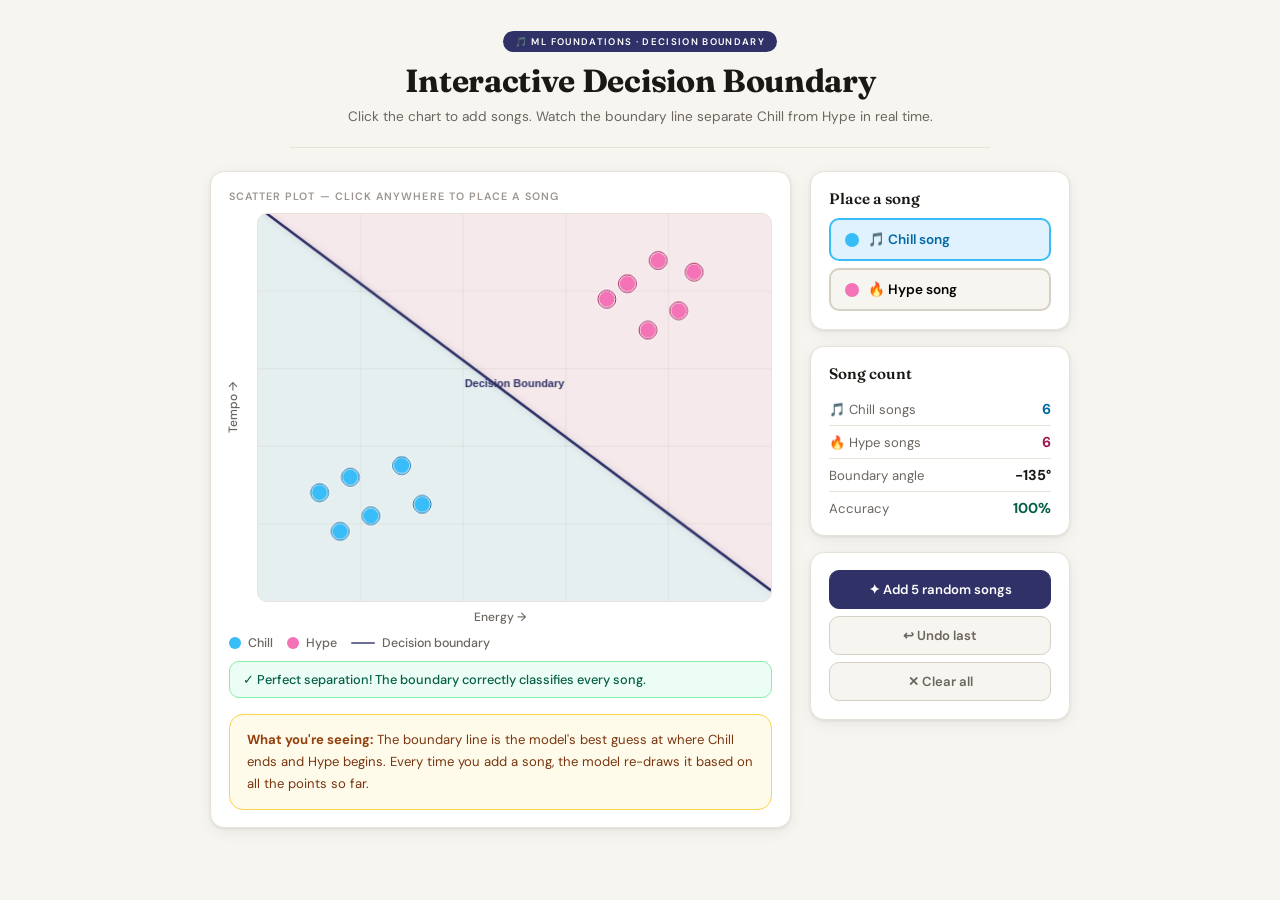
<file: ml_boundary.html>
<!DOCTYPE html>
<html lang="en">
<head>
<meta charset="UTF-8">
<meta name="viewport" content="width=device-width, initial-scale=1.0">
<title>Interactive Decision Boundary | ML Foundations</title>
<link rel="preconnect" href="https://fonts.googleapis.com">
<link href="https://fonts.googleapis.com/css2?family=Fraunces:ital,wght@0,400;0,600;0,700;1,400&family=DM+Sans:ital,wght@0,400;0,500;0,600;1,400&display=swap" rel="stylesheet">
<style>
:root {
  --bg:#f7f5f0; --surface:#fff; --border:#e8e3da; --border2:#d5cfc4;
  --text:#1a1814; --text2:#6b6560; --text3:#9c9590;
  --purple:#2F3167;
  --chill:#38bdf8; --chill-light:#e0f2fe; --chill-dark:#0369a1;
  --hype:#f472b6;  --hype-light:#fdf2f8;  --hype-dark:#9d174d;
  --boundary:#2F3167;
  --yellow:#f59e0b; --yellow-light:#fffbeb;
  --green:#10b981; --green-light:#ecfdf5;
  --radius:14px;
  --shadow:0 1px 3px rgba(0,0,0,.08),0 4px 16px rgba(0,0,0,.06);
}
*,*::before,*::after{box-sizing:border-box;margin:0;padding:0}
body{font-family:'DM Sans',sans-serif;background:var(--bg);color:var(--text);min-height:100vh;overflow-x:hidden}

/* HEADER */
.header{padding:1.8rem 1.5rem 1.2rem;text-align:center;max-width:700px;margin:0 auto;border-bottom:1px solid var(--border)}
.header-tag{display:inline-block;background:var(--purple);color:#fff;font-size:.6rem;font-weight:600;letter-spacing:.14em;text-transform:uppercase;padding:4px 12px;border-radius:20px;margin-bottom:10px}
.header h1{font-family:'Fraunces',serif;font-size:clamp(1.4rem,3.5vw,2rem);font-weight:700;line-height:1.2;margin-bottom:6px;letter-spacing:-.01em}
.header p{font-size:.85rem;color:var(--text2);line-height:1.6}

/* MAIN LAYOUT */
.main{max-width:900px;margin:0 auto;padding:1.4rem 1.25rem 3rem;display:grid;grid-template-columns:1fr 260px;gap:1.2rem;align-items:start}
@media(max-width:680px){.main{grid-template-columns:1fr}}

/* CHART CARD */
.chart-card{background:var(--surface);border:1px solid var(--border);border-radius:var(--radius);padding:1.1rem;box-shadow:var(--shadow)}
.chart-label{font-size:.67rem;color:var(--text3);text-transform:uppercase;letter-spacing:.1em;font-weight:600;margin-bottom:10px}
.chart-wrap{position:relative;width:100%;padding-bottom:75%;background:var(--bg);border-radius:10px;border:1px solid var(--border);overflow:hidden;cursor:crosshair}
.chart-wrap canvas{position:absolute;top:0;left:0;width:100%;height:100%}
.axis-label-x{text-align:center;font-size:.75rem;color:var(--text2);margin-top:7px;font-weight:500}
.axis-label-y{position:absolute;left:-22px;top:50%;transform:translateY(-50%) rotate(-90deg);font-size:.75rem;color:var(--text2);font-weight:500;white-space:nowrap}
.chart-outer{position:relative;padding-left:28px}

/* LEGEND */
.legend{display:flex;gap:14px;margin-top:10px;flex-wrap:wrap}
.legend-item{display:flex;align-items:center;gap:7px;font-size:.78rem;color:var(--text2);font-weight:500}
.legend-dot{width:12px;height:12px;border-radius:50%;flex-shrink:0}

/* STATUS BAR */
.status-bar{margin-top:10px;padding:9px 13px;border-radius:10px;font-size:.8rem;font-weight:500;min-height:36px;display:flex;align-items:center;gap:8px;transition:all .3s}
.status-bar.neutral{background:var(--bg);border:1px solid var(--border);color:var(--text3)}
.status-bar.has-boundary{background:var(--yellow-light);border:1px solid #fcd34d;color:#78350f}
.status-bar.balanced{background:var(--green-light);border:1px solid #86efac;color:#065f46}

/* SIDEBAR */
.sidebar{display:flex;flex-direction:column;gap:1rem}

/* MODE CARD */
.mode-card{background:var(--surface);border:1px solid var(--border);border-radius:var(--radius);padding:1.1rem;box-shadow:var(--shadow)}
.mode-card h3{font-family:'Fraunces',serif;font-size:.95rem;font-weight:600;margin-bottom:10px;color:var(--text)}
.mode-btn{width:100%;padding:11px 14px;border-radius:10px;border:2px solid var(--border2);background:var(--bg);font-family:'DM Sans',sans-serif;font-size:.85rem;font-weight:600;cursor:pointer;transition:all .2s;display:flex;align-items:center;gap:9px;margin-bottom:7px}
.mode-btn:last-child{margin-bottom:0}
.mode-btn.active-chill{border-color:var(--chill);background:var(--chill-light);color:var(--chill-dark)}
.mode-btn.active-hype{border-color:var(--hype);background:var(--hype-light);color:var(--hype-dark)}
.mode-btn:hover:not(.active-chill):not(.active-hype){border-color:var(--text3)}
.mode-dot{width:14px;height:14px;border-radius:50%;flex-shrink:0}

/* STATS CARD */
.stats-card{background:var(--surface);border:1px solid var(--border);border-radius:var(--radius);padding:1.1rem;box-shadow:var(--shadow)}
.stats-card h3{font-family:'Fraunces',serif;font-size:.95rem;font-weight:600;margin-bottom:10px;color:var(--text)}
.stat-row{display:flex;align-items:center;justify-content:space-between;padding:7px 0;border-bottom:1px solid var(--border);font-size:.82rem}
.stat-row:last-child{border-bottom:none;padding-bottom:0}
.stat-name{color:var(--text2)}
.stat-val{font-weight:700;font-size:.9rem}

/* ACTION BTNS */
.action-card{background:var(--surface);border:1px solid var(--border);border-radius:var(--radius);padding:1.1rem;box-shadow:var(--shadow)}
.action-btn{width:100%;padding:10px 14px;border-radius:10px;border:1.5px solid var(--border2);background:var(--bg);font-family:'DM Sans',sans-serif;font-size:.82rem;font-weight:600;cursor:pointer;transition:all .2s;color:var(--text2);margin-bottom:7px}
.action-btn:last-child{margin-bottom:0}
.action-btn:hover{background:var(--border);color:var(--text);border-color:var(--text3)}
.action-btn.primary{background:var(--purple);border-color:var(--purple);color:#fff}
.action-btn.primary:hover{filter:brightness(1.12)}

/* KEY IDEA */
.key-idea{background:var(--yellow-light);border:1px solid #fcd34d;border-radius:var(--radius);padding:.9rem 1.1rem;font-size:.82rem;color:#78350f;line-height:1.65;margin-top:1rem}
.key-idea strong{color:#92400e}

/* INSTRUCTION OVERLAY */
.empty-hint{position:absolute;top:50%;left:50%;transform:translate(-50%,-50%);text-align:center;pointer-events:none;opacity:.5;transition:opacity .3s}
.empty-hint .hint-icon{font-size:2.2rem;margin-bottom:8px}
.empty-hint p{font-size:.8rem;color:var(--text2);line-height:1.5}
</style>
</head>
<body>

<div class="header">
  <div class="header-tag">🎵 ML Foundations · Decision Boundary</div>
  <h1>Interactive Decision Boundary</h1>
  <p>Click the chart to add songs. Watch the boundary line separate Chill from Hype in real time.</p>
</div>

<div class="main">

  <!-- CHART -->
  <div class="chart-card">
    <div class="chart-label">Scatter plot — click anywhere to place a song</div>
    <div class="chart-outer">
      <span class="axis-label-y">Tempo →</span>
      <div class="chart-wrap" id="chart-wrap">
        <canvas id="chart-canvas"></canvas>
        <div class="empty-hint" id="empty-hint">
          <div class="hint-icon">👆</div>
          <p>Click to place your first song<br>Choose Chill or Hype first →</p>
        </div>
      </div>
    </div>
    <div class="axis-label-x">Energy →</div>
    <div class="legend">
      <div class="legend-item"><div class="legend-dot" style="background:var(--chill)"></div>Chill</div>
      <div class="legend-item"><div class="legend-dot" style="background:var(--hype)"></div>Hype</div>
      <div class="legend-item"><div style="width:24px;height:2px;background:var(--boundary);border-radius:2px;opacity:.7"></div>Decision boundary</div>
    </div>
    <div class="status-bar neutral" id="status-bar">
      <span>Add at least one Chill and one Hype song to see the boundary.</span>
    </div>
    <div class="key-idea">
      <strong>What you're seeing:</strong> The boundary line is the model's best guess at where Chill ends and Hype begins. Every time you add a song, the model re-draws it based on all the points so far.
    </div>
  </div>

  <!-- SIDEBAR -->
  <div class="sidebar">

    <div class="mode-card">
      <h3>Place a song</h3>
      <button class="mode-btn active-chill" id="btn-chill" onclick="setMode('chill')">
        <div class="mode-dot" style="background:var(--chill)"></div>
        🎵 Chill song
      </button>
      <button class="mode-btn" id="btn-hype" onclick="setMode('hype')">
        <div class="mode-dot" style="background:var(--hype)"></div>
        🔥 Hype song
      </button>
    </div>

    <div class="stats-card">
      <h3>Song count</h3>
      <div class="stat-row">
        <span class="stat-name">🎵 Chill songs</span>
        <span class="stat-val" style="color:var(--chill-dark)" id="count-chill">0</span>
      </div>
      <div class="stat-row">
        <span class="stat-name">🔥 Hype songs</span>
        <span class="stat-val" style="color:var(--hype-dark)" id="count-hype">0</span>
      </div>
      <div class="stat-row">
        <span class="stat-name">Boundary angle</span>
        <span class="stat-val" style="color:var(--text)" id="boundary-angle">—</span>
      </div>
      <div class="stat-row" style="border-bottom:none">
        <span class="stat-name">Accuracy</span>
        <span class="stat-val" style="color:var(--text)" id="accuracy">—</span>
      </div>
    </div>

    <div class="action-card">
      <button class="action-btn primary" onclick="addRandomPoints()">✦ Add 5 random songs</button>
      <button class="action-btn" onclick="undoLast()">↩ Undo last</button>
      <button class="action-btn" onclick="clearAll()">✕ Clear all</button>
    </div>

  </div>
</div>

<script>
var canvas = document.getElementById('chart-canvas');
var ctx = canvas.getContext('2d');
var wrap = document.getElementById('chart-wrap');
var mode = 'chill';
var points = []; // {x,y,label} — x,y in 0-1 range

// ── RESIZE ──────────────────────────────────────────────────────────────────
function resize() {
  canvas.width  = wrap.offsetWidth;
  canvas.height = wrap.offsetHeight;
  draw();
}
window.addEventListener('resize', resize);

// ── MODE ─────────────────────────────────────────────────────────────────────
function setMode(m) {
  mode = m;
  document.getElementById('btn-chill').className = 'mode-btn' + (m==='chill'?' active-chill':'');
  document.getElementById('btn-hype').className  = 'mode-btn' + (m==='hype'?' active-hype':'');
}

// ── CLICK TO ADD POINT ───────────────────────────────────────────────────────
wrap.addEventListener('click', function(e) {
  var rect = wrap.getBoundingClientRect();
  var px = (e.clientX - rect.left)  / rect.width;
  var py = (e.clientY - rect.top)   / rect.height;
  // clip to chart area (leave padding for axes labels)
  var pad = 0.06;
  if (px < pad || px > 1-pad || py < pad || py > 1-pad) return;
  points.push({ x: px, y: py, label: mode });
  updateHint();
  draw();
  updateStats();
});

// ── DRAW ─────────────────────────────────────────────────────────────────────
function draw() {
  var W = canvas.width, H = canvas.height;
  ctx.clearRect(0, 0, W, H);

  // background shading if boundary exists
  var bd = computeBoundary();
  if (bd) {
    // shade two regions
    var img = ctx.createImageData(W, H);
    for (var px = 0; px < W; px++) {
      for (var py = 0; py < H; py++) {
        var nx = px/W, ny = py/H;
        var side = bd.a*nx + bd.b*ny + bd.c;
        var idx = (py*W + px)*4;
        if (side > 0) {
          img.data[idx]   = 244; img.data[idx+1] = 114; img.data[idx+2] = 182; img.data[idx+3] = 22;
        } else {
          img.data[idx]   = 56;  img.data[idx+1] = 189; img.data[idx+2] = 248; img.data[idx+3] = 22;
        }
      }
    }
    ctx.putImageData(img, 0, 0);
  }

  // grid lines
  ctx.strokeStyle = 'rgba(0,0,0,0.06)';
  ctx.lineWidth = 1;
  for (var i=1;i<5;i++) {
    ctx.beginPath(); ctx.moveTo(W*i/5,0); ctx.lineTo(W*i/5,H); ctx.stroke();
    ctx.beginPath(); ctx.moveTo(0,H*i/5); ctx.lineTo(W,H*i/5); ctx.stroke();
  }

  // decision boundary line
  if (bd) {
    ctx.save();
    ctx.strokeStyle = '#2F3167';
    ctx.lineWidth = 2.5;
    ctx.setLineDash([]);
    ctx.shadowColor = 'rgba(47,49,103,0.25)';
    ctx.shadowBlur = 6;
    // draw from x=0 to x=1
    var y0 = (-bd.c - bd.a*0) / bd.b;
    var y1 = (-bd.c - bd.a*1) / bd.b;
    ctx.beginPath();
    ctx.moveTo(0, y0*H);
    ctx.lineTo(W, y1*H);
    ctx.stroke();
    ctx.restore();

    // label
    var midX = W*0.5, midY = (y0+y1)/2*H;
    ctx.save();
    ctx.font = '600 11px DM Sans, sans-serif';
    ctx.fillStyle = '#2F3167';
    ctx.textAlign = 'center';
    var labelY = midY - 12;
    if (labelY < 14) labelY = midY + 20;
    ctx.fillText('Decision Boundary', midX, labelY);
    ctx.restore();
  }

  // points
  points.forEach(function(p) {
    var cx = p.x * W, cy = p.y * H;
    var col   = p.label==='chill' ? '#38bdf8' : '#f472b6';
    var edge  = p.label==='chill' ? '#0369a1' : '#9d174d';
    ctx.beginPath();
    ctx.arc(cx, cy, 9, 0, Math.PI*2);
    ctx.fillStyle = col;
    ctx.fill();
    ctx.strokeStyle = '#fff';
    ctx.lineWidth = 2.5;
    ctx.stroke();
    ctx.strokeStyle = edge;
    ctx.lineWidth = 1;
    ctx.stroke();
  });
}

// ── LDA-STYLE OPTIMAL BOUNDARY ───────────────────────────────────────────────
// Uses Fisher's Linear Discriminant: the optimal separating hyperplane
// between two Gaussian classes. Far more accurate than raw centroid midpoint.
function computeBoundary() {
  var chills = points.filter(function(p){return p.label==='chill';});
  var hypes  = points.filter(function(p){return p.label==='hype';});
  if (!chills.length || !hypes.length) return null;

  var cx = avg(chills,'x'), cy = avg(chills,'y');
  var hx = avg(hypes,'x'),  hy = avg(hypes,'y');

  // Within-class scatter (pooled covariance)
  var swxx=0,swxy=0,swyy=0;
  chills.forEach(function(p){
    var dx=p.x-cx,dy=p.y-cy;
    swxx+=dx*dx; swxy+=dx*dy; swyy+=dy*dy;
  });
  hypes.forEach(function(p){
    var dx=p.x-hx,dy=p.y-hy;
    swxx+=dx*dx; swxy+=dx*dy; swyy+=dy*dy;
  });

  var n = points.length;
  swxx/=n; swxy/=n; swyy/=n;

  // Add regularisation so we never get a singular matrix
  var reg = 0.005;
  swxx+=reg; swyy+=reg;

  // Inverse of 2x2 symmetric matrix Sw
  var det = swxx*swyy - swxy*swxy;
  if (Math.abs(det) < 1e-10) det = 1e-10;
  var ixx= swyy/det, ixy=-swxy/det, iyy= swxx/det;

  // LDA direction w = Sw^-1 (mu_hype - mu_chill)
  var dmx = hx-cx, dmy = hy-cy;
  var wx = ixx*dmx + ixy*dmy;
  var wy = ixy*dmx + iyy*dmy;

  var wlen = Math.sqrt(wx*wx+wy*wy);
  if (wlen < 1e-10) return null;
  wx/=wlen; wy/=wlen;

  // Threshold: midpoint of projected class means
  var projC = wx*cx + wy*cy;
  var projH = wx*hx + wy*hy;
  var threshold = (projC + projH) / 2;

  // Boundary: wx*x + wy*y = threshold
  // Rewrite as: wx*x + wy*y - threshold = 0
  // Sign convention: positive side = hype
  var sign = (wx*hx + wy*hy - threshold) > 0 ? 1 : -1;
  return { a: sign*wx, b: sign*wy, c: -sign*threshold };
}

function avg(arr, key) {
  return arr.reduce(function(s,p){return s+p[key];},0)/arr.length;
}

// ── STATS ─────────────────────────────────────────────────────────────────────
function updateStats() {
  var nc = points.filter(function(p){return p.label==='chill';}).length;
  var nh = points.filter(function(p){return p.label==='hype';}).length;
  document.getElementById('count-chill').textContent = nc;
  document.getElementById('count-hype').textContent  = nh;

  var bd = computeBoundary();
  var status = document.getElementById('status-bar');
  var angleEl = document.getElementById('boundary-angle');
  var accEl   = document.getElementById('accuracy');

  if (!bd) {
    status.className = 'status-bar neutral';
    status.innerHTML = '<span>Add at least one Chill <em>and</em> one Hype song to see the boundary.</span>';
    angleEl.textContent = '—';
    accEl.textContent   = '—';
    return;
  }

  // Angle of boundary line
  var angle = Math.round(Math.atan2(-bd.a, bd.b) * 180 / Math.PI);
  angleEl.textContent = angle + '°';

  // Accuracy: how many points are on the correct side?
  var correct = points.filter(function(p) {
    var side = bd.a*p.x + bd.b*p.y + bd.c;
    return (p.label==='hype' && side > 0)  || (p.label==='chill' && side <= 0);
  }).length;
  var acc = Math.round(correct/points.length*100);
  accEl.textContent = acc + '%';
  accEl.style.color = acc >= 80 ? '#065f46' : acc >= 60 ? '#92400e' : '#991b1b';

  if (acc === 100) {
    status.className = 'status-bar balanced';
    status.innerHTML = '✓ Perfect separation! The boundary correctly classifies every song.';
  } else if (nc >= 2 && nh >= 2) {
    status.className = 'status-bar has-boundary';
    status.innerHTML = '↻ Boundary updated — ' + acc + '% of songs correctly classified. Add more to refine it.';
  } else {
    status.className = 'status-bar has-boundary';
    status.innerHTML = '↻ Boundary drawn. Add more songs on both sides to make it more accurate.';
  }
}

// ── CONTROLS ─────────────────────────────────────────────────────────────────
function addRandomPoints() {
  // Add a natural spread: chill bottom-left, hype top-right with some overlap
  // Chill: bottom-left cluster. Hype: top-right cluster.
  var toAdd = [
    {x:0.10+Math.random()*.28, y:0.60+Math.random()*.28, label:'chill'},
    {x:0.08+Math.random()*.25, y:0.65+Math.random()*.22, label:'chill'},
    {x:0.62+Math.random()*.25, y:0.08+Math.random()*.25, label:'hype'},
    {x:0.65+Math.random()*.22, y:0.10+Math.random()*.22, label:'hype'},
    {x:0.38+Math.random()*.22, y:0.38+Math.random()*.22, label: Math.random()>.5?'chill':'hype'},
  ];
  toAdd.forEach(function(p){ points.push(p); });
  updateHint();
  draw();
  updateStats();
}

function undoLast() {
  if (!points.length) return;
  points.pop();
  updateHint();
  draw();
  updateStats();
}

function clearAll() {
  points = [];
  updateHint();
  draw();
  updateStats();
}

function updateHint() {
  document.getElementById('empty-hint').style.opacity = points.length ? '0' : '.5';
}

// ── INIT ─────────────────────────────────────────────────────────────────────
window.addEventListener('DOMContentLoaded', function() {
  resize();
  // seed with a few starter points so it's not blank
  // Chill = low energy (left), slow tempo = large canvas-y (bottom-left)
  // Hype  = high energy (right), fast tempo = small canvas-y (top-right)
  // This naturally produces a downward-sloping boundary
  points = [
    {x:.12, y:.72, label:'chill'}, {x:.18, y:.68, label:'chill'},
    {x:.22, y:.78, label:'chill'}, {x:.28, y:.65, label:'chill'},
    {x:.16, y:.82, label:'chill'}, {x:.32, y:.75, label:'chill'},
    {x:.72, y:.18, label:'hype'},  {x:.78, y:.12, label:'hype'},
    {x:.82, y:.25, label:'hype'},  {x:.68, y:.22, label:'hype'},
    {x:.76, y:.30, label:'hype'},  {x:.85, y:.15, label:'hype'},
  ];
  updateHint();
  draw();
  updateStats();
});
</script>
</body>
</html>
</file>
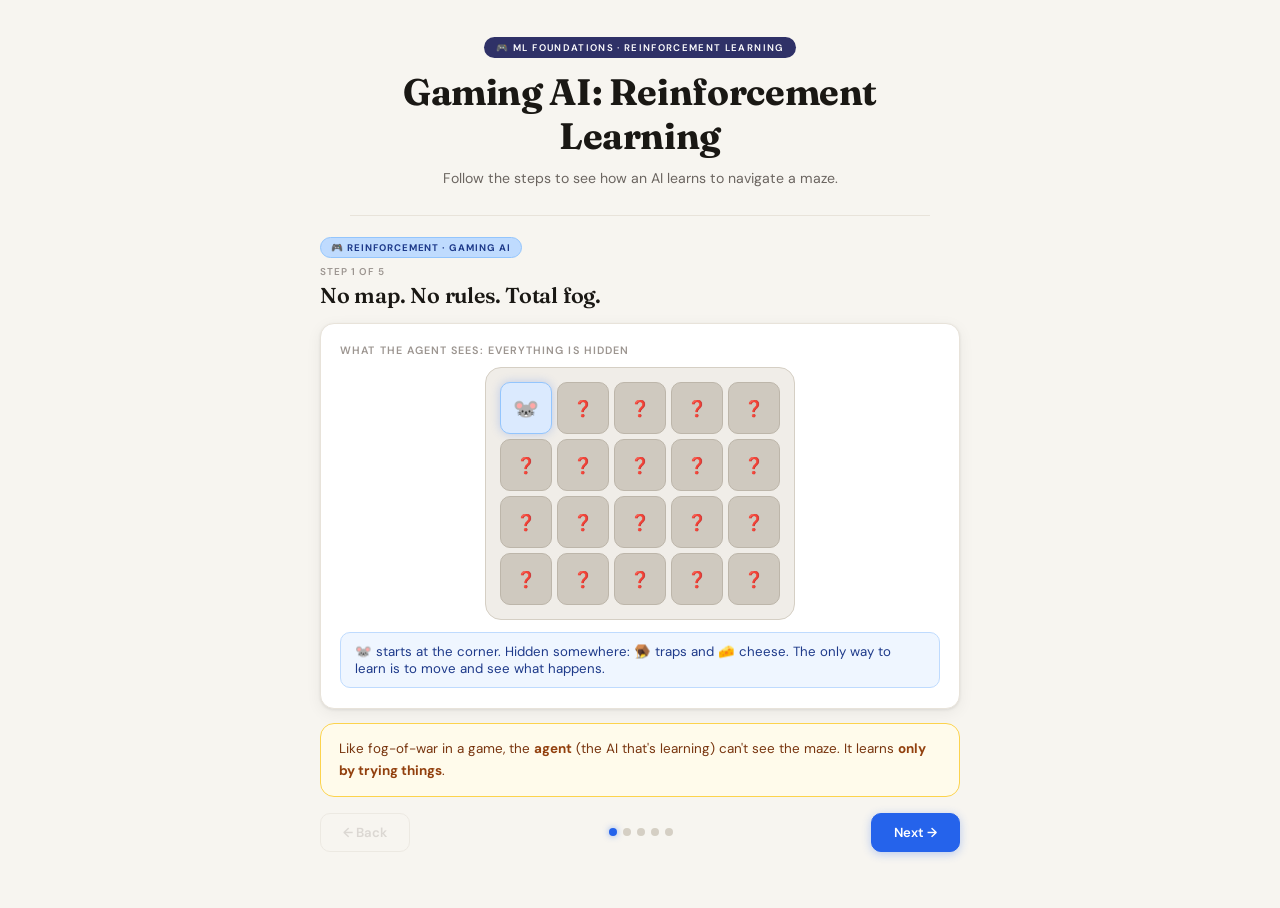
<file: ml_game.html>
<!DOCTYPE html>
<html lang="en">
<head>
<meta charset="UTF-8">
<meta name="viewport" content="width=device-width, initial-scale=1.0">
<title>Gaming AI: Reinforcement Learning | ML Demo</title>
<link rel="preconnect" href="https://fonts.googleapis.com">
<link href="https://fonts.googleapis.com/css2?family=Fraunces:ital,wght@0,400;0,600;0,700;1,400&family=DM+Sans:ital,wght@0,400;0,500;0,600;1,400&display=swap" rel="stylesheet">
<style>
:root {
  --bg:#f7f5f0; --surface:#fff; --border:#e8e3da; --border2:#d5cfc4;
  --text:#1a1814; --text2:#6b6560; --text3:#9c9590;
  --sp:#1DB954; --sp-light:#e8f8ee; --sp-mid:#c6efd4;
  --ig-light:#fdf0f8; --ig-mid:#f7c5e0;
  --gm:#2563eb; --gm-light:#eff6ff; --gm-mid:#bfdbfe;
  --yellow:#f59e0b; --yellow-light:#fffbeb;
  --red:#ef4444; --red-light:#fef2f2;
  --green:#10b981; --green-light:#ecfdf5;
  --purple:#2F3167;
  --radius:14px;
  --shadow:0 1px 3px rgba(0,0,0,.08),0 4px 16px rgba(0,0,0,.06);
}
*,*::before,*::after{box-sizing:border-box;margin:0;padding:0}
html{scroll-behavior:smooth}
body{font-family:'DM Sans',sans-serif;background:var(--bg);color:var(--text);min-height:100vh;overflow-x:hidden}

/* HEADER */
.header{padding:2.2rem 1.5rem 1.6rem;text-align:center;max-width:580px;margin:0 auto;border-bottom:1px solid var(--border)}
.header-tag{display:inline-block;background:var(--purple);color:#fff;font-size:.6rem;font-weight:600;letter-spacing:.14em;text-transform:uppercase;padding:4px 12px;border-radius:20px;margin-bottom:12px}
.header h1{font-family:'Fraunces',serif;font-size:clamp(1.6rem,4vw,2.3rem);font-weight:700;line-height:1.2;margin-bottom:8px;letter-spacing:-.01em}
.header p{font-size:.88rem;color:var(--text2);line-height:1.6}

/* TABS */
.tab-nav{display:flex;justify-content:center;gap:8px;padding:1.4rem 1rem;flex-wrap:wrap;max-width:700px;margin:0 auto}
.tab-btn{display:flex;align-items:center;gap:8px;padding:10px 18px;border-radius:50px;border:1.5px solid var(--border2);background:var(--surface);color:var(--text2);font-family:'DM Sans',sans-serif;font-size:.8rem;font-weight:600;cursor:pointer;transition:all .2s;line-height:1.3;box-shadow:var(--shadow)}
.tab-btn:hover{border-color:var(--text3);color:var(--text)}
.tab-btn .tab-main{display:block;font-size:.82rem;color:var(--text)}
.tab-btn .tab-sub{display:block;font-size:.62rem;color:var(--text3);font-weight:400;margin-top:1px}
.tab-btn.active-spotify{background:var(--sp);border-color:var(--sp);color:#fff;box-shadow:0 4px 18px rgba(29,185,84,.3)}
.tab-btn.active-spotify .tab-main,.tab-btn.active-spotify .tab-sub{color:#fff}
.tab-btn.active-instagram{background:linear-gradient(135deg,#f09433,#e1306c,#833ab4);border-color:transparent;color:#fff;box-shadow:0 4px 18px rgba(225,48,108,.3)}
.tab-btn.active-instagram .tab-main,.tab-btn.active-instagram .tab-sub{color:#fff}
.tab-btn.active-game{background:var(--gm);border-color:var(--gm);color:#fff;box-shadow:0 4px 18px rgba(37,99,235,.3)}
.tab-btn.active-game .tab-main,.tab-btn.active-game .tab-sub{color:#fff}

/* PANELS */
.panel{display:none}
.panel.active{display:block;animation:fadeUp .28s ease}
@keyframes fadeUp{from{opacity:0;transform:translateY(10px)}to{opacity:1;transform:translateY(0)}}
.panel-inner{max-width:680px;margin:0 auto;padding:0 1.25rem 3.5rem}
.step{display:none}
.step.active{display:block;animation:fadeUp .25s ease}

/* STEP HEADER: thin, minimal */
.step-header{padding:1.2rem 0 .9rem}
.step-lbl{display:inline-flex;align-items:center;gap:6px;font-size:.6rem;font-weight:700;letter-spacing:.1em;text-transform:uppercase;padding:3px 10px;border-radius:20px;margin-bottom:7px}
.sp-lbl{background:var(--sp-mid);color:#0a5c28;border:1px solid #8dd4aa}
.ig-lbl{background:var(--ig-mid);color:#7c1048;border:1px solid #f09bd0}
.gm-lbl{background:var(--gm-mid);color:#1e3a8a;border:1px solid #93c5fd}
.step-counter{font-size:.62rem;font-weight:600;letter-spacing:.1em;text-transform:uppercase;color:var(--text3);margin-bottom:4px}
.step-header h2{font-family:'Fraunces',serif;font-size:clamp(1.05rem,2.5vw,1.35rem);font-weight:600;line-height:1.25;color:var(--text);letter-spacing:-.01em}
.step-header .caption{font-size:.83rem;color:var(--text2);line-height:1.55;margin-top:5px}

/* CARD */
.card{background:var(--surface);border:1px solid var(--border);border-radius:var(--radius);padding:1.2rem;margin-bottom:.9rem;box-shadow:var(--shadow)}
.card-label{font-size:.67rem;color:var(--text3);text-transform:uppercase;letter-spacing:.1em;font-weight:600;margin-bottom:10px}

/* NAV */
.step-nav{display:flex;align-items:center;justify-content:space-between;gap:12px;margin-top:1rem;flex-wrap:wrap}
.nav-btn{display:inline-flex;align-items:center;gap:6px;padding:10px 22px;border-radius:10px;font-family:'DM Sans',sans-serif;font-size:.82rem;font-weight:600;cursor:pointer;transition:all .18s;border:1.5px solid}
.nav-btn:disabled{opacity:.3;cursor:not-allowed}
.nav-btn.back{background:transparent;border-color:var(--border2);color:var(--text3)}
.nav-btn.back:not(:disabled):hover{background:var(--border);color:var(--text)}
.nav-btn.next-sp{background:var(--sp);border-color:var(--sp);color:#fff;box-shadow:0 2px 10px rgba(29,185,84,.35)}
.nav-btn.next-sp:hover{filter:brightness(1.07)}
.nav-btn.next-ig{background:linear-gradient(90deg,#e1306c,#833ab4);border-color:transparent;color:#fff}
.nav-btn.next-ig:hover{filter:brightness(1.07)}
.nav-btn.next-gm{background:var(--gm);border-color:var(--gm);color:#fff;box-shadow:0 2px 10px rgba(37,99,235,.3)}
.nav-btn.next-gm:hover{filter:brightness(1.07)}
.progress-dots{display:flex;gap:6px;align-items:center}
.dot{width:8px;height:8px;border-radius:50%;background:var(--border2);transition:all .25s}
.dot.done{background:var(--text3)}
.dot.active-sp{background:var(--sp);box-shadow:0 0 6px rgba(29,185,84,.5)}
.dot.active-ig{background:#e1306c;box-shadow:0 0 6px rgba(225,48,108,.5)}
.dot.active-gm{background:var(--gm);box-shadow:0 0 6px rgba(37,99,235,.5)}

/* KEY IDEA: yellow strip, single sentence */
.key-idea{background:var(--yellow-light);border:1px solid #fcd34d;border-radius:var(--radius);padding:.9rem 1.1rem;font-size:.84rem;color:#78350f;line-height:1.6;margin-bottom:.9rem}
.key-idea strong{color:#92400e}

/* ═══ SPOTIFY VISUALS ═══ */
.track{display:flex;align-items:center;gap:12px;padding:10px 12px;border-radius:10px;border:1px solid var(--border);background:var(--bg);transition:all .25s}
.track.hl{border-color:var(--sp);background:var(--sp-light)}
.track.hl-skip{border-color:#fca5a5;background:var(--red-light)}
.track-art{width:44px;height:44px;border-radius:8px;background:var(--border);display:flex;align-items:center;justify-content:center;font-size:1.4rem;flex-shrink:0}
.track-name{font-weight:600;font-size:.9rem}
.track-artist{font-size:.73rem;color:var(--text2);margin-top:2px}
.t-badge{font-size:.72rem;padding:4px 11px;border-radius:20px;font-weight:600;white-space:nowrap;flex-shrink:0}
.t-like{background:var(--sp-light);color:#0a5c28;border:1px solid var(--sp-mid)}
.t-skip{background:var(--red-light);color:#991b1b;border:1px solid #fca5a5}
.t-new{background:var(--yellow-light);color:#92400e;border:1px solid #fcd34d}

/* Big feature bars */
.feat-bar-row{display:flex;align-items:center;gap:10px;margin-bottom:10px}
.feat-icon{font-size:1.3rem;width:32px;text-align:center;flex-shrink:0}
.feat-label{min-width:110px;font-size:.82rem;font-weight:500;color:var(--text2)}
.feat-track{flex:1;height:12px;background:var(--border);border-radius:6px;overflow:hidden}
.feat-fill{height:12px;border-radius:6px;width:0%;transition:width .7s cubic-bezier(.4,0,.2,1)}
.feat-pct{min-width:36px;text-align:right;font-weight:700;font-size:.85rem;color:var(--text)}

.match-row{display:flex;align-items:center;gap:10px;padding:9px 12px;border-radius:10px;border:1px solid var(--border);background:var(--bg);margin-bottom:6px;font-size:.85rem;transition:all .25s}
.match-row.yes{border-color:#86efac;background:var(--green-light)}
.match-row.no{border-color:#fca5a5;background:var(--red-light);opacity:.6}
.match-pct{font-weight:700;font-size:.85rem;margin-left:auto}

.verdict{padding:14px 16px;border-radius:10px;font-size:1rem;font-weight:700;text-align:center;margin-top:10px}
.verdict.like{background:var(--sp-light);border:2px solid var(--sp);color:#0a5c28}
.verdict.skip{background:var(--red-light);border:2px solid var(--red);color:#991b1b}

/* ═══ INSTAGRAM VISUALS ═══ */
.user-grid{display:grid;grid-template-columns:repeat(auto-fill,minmax(76px,1fr));gap:8px}
.ucard{padding:12px 6px;border-radius:12px;border:1px solid var(--border);background:var(--bg);text-align:center;transition:all .35s;cursor:default}
.ucard.glow{border-color:#fbbf24;background:var(--yellow-light);animation:pop .5s ease}
.ucard.c0{border-color:#86efac;background:var(--green-light)}
.ucard.c1{border-color:#a5b4fc;background:#eff0ff}
.ucard.c2{border-color:#f9a8d4;background:#fdf4fb}
@keyframes pop{0%,100%{transform:scale(1)}50%{transform:scale(1.1)}}
.u-av{font-size:1.6rem;margin-bottom:5px;line-height:1}
.u-name{font-size:.72rem;font-weight:600;color:var(--text)}

.beh-row{display:flex;align-items:center;gap:10px;padding:9px 12px;border-radius:10px;border:1px solid var(--border);background:var(--bg);margin-bottom:6px}
.beh-icon{font-size:1.2rem;flex-shrink:0;width:28px;text-align:center}
.beh-label{flex:1;font-size:.84rem;font-weight:500;color:var(--text2)}
.beh-track{width:110px;height:10px;background:var(--border);border-radius:5px;overflow:hidden}
.beh-fill{height:10px;border-radius:5px;width:0%;transition:width .7s}
.beh-pct{min-width:34px;text-align:right;font-weight:700;font-size:.82rem;color:var(--text)}

.cluster-card{border-radius:12px;padding:12px 14px;margin-bottom:7px;border:1px solid var(--border)}
.cluster-card.c0{background:var(--green-light);border-color:#86efac}
.cluster-card.c1{background:#eff0ff;border-color:#a5b4fc}
.cluster-card.c2{background:#fdf4fb;border-color:#f9a8d4}
.cluster-card h4{font-size:.72rem;font-weight:700;text-transform:uppercase;letter-spacing:.08em;margin-bottom:7px}
.cluster-card.c0 h4{color:#065f46}
.cluster-card.c1 h4{color:#3730a3}
.cluster-card.c2 h4{color:#9d174d}
.chip-row{display:flex;flex-wrap:wrap;gap:5px}
.chip{font-size:.72rem;padding:3px 9px;border-radius:8px;font-weight:500}
.chip0{background:#bbf7d0;color:#065f46}
.chip1{background:#c7d2fe;color:#3730a3}
.chip2{background:#fbcfe8;color:#9d174d}

/* ═══ GAME VISUALS ═══ */
.maze-wrap{display:flex;justify-content:center;margin-bottom:12px}
.maze{display:grid;gap:5px;padding:14px;background:#f0ede8;border-radius:16px;border:1px solid var(--border2)}
.cell{width:52px;height:52px;border-radius:10px;display:flex;align-items:center;justify-content:center;font-size:1.3rem;border:1px solid var(--border);transition:all .22s;background:var(--surface)}
.cell-wall{background:#e5e0d8;border-color:var(--border2)}
.cell-player{background:#dbeafe;border-color:#93c5fd;box-shadow:0 0 10px rgba(37,99,235,.25)}
.cell-goal{background:var(--green-light);border-color:#86efac;box-shadow:0 0 10px rgba(16,185,129,.25)}
.cell-trap{background:var(--red-light);border-color:#fca5a5}
.cell-visited{background:#eff6ff;border-color:#bfdbfe}
.cell-aipath{background:#dbeafe;border-color:#60a5fa;box-shadow:0 0 8px rgba(37,99,235,.2)}
.cell-bad{background:#fee2e2;border-color:#f87171;animation:shake .4s ease}
@keyframes shake{0%,100%{transform:translateX(0)}25%{transform:translateX(-4px)}75%{transform:translateX(4px)}}

/* Big reward badge */
.reward-big{display:flex;align-items:center;justify-content:center;gap:12px;border-radius:14px;padding:16px;margin:10px 0;font-family:'Fraunces',serif}
.reward-big .rval{font-size:2.4rem;font-weight:700;line-height:1}
.reward-big .rdesc{font-size:.85rem;line-height:1.4}
.reward-big.pos{background:var(--green-light);border:2px solid #86efac}
.reward-big.pos .rval{color:#065f46}
.reward-big.pos .rdesc{color:#064e3b}
.reward-big.neg{background:var(--red-light);border:2px solid #fca5a5}
.reward-big.neg .rval{color:#991b1b}
.reward-big.neg .rdesc{color:#7f1d1d}

.trial-row{display:flex;align-items:center;gap:10px;padding:9px 13px;border-radius:10px;border:1px solid var(--border);background:var(--bg);margin-bottom:6px;font-size:.83rem;color:var(--text2)}
.trial-num{font-weight:700;color:var(--gm);min-width:54px}

.q-row{display:flex;align-items:center;gap:10px;padding:7px 0;border-bottom:1px solid var(--border);font-size:.83rem}
.q-dir{min-width:88px;color:var(--text2)}
.q-bg{flex:1;height:10px;background:var(--border);border-radius:5px;overflow:hidden}
.q-fill{height:10px;border-radius:5px;transition:width .7s}
.q-val{min-width:40px;text-align:right;font-weight:700;font-size:.85rem}

/* Stat trio */
.stat-trio{display:flex;gap:8px;margin-bottom:12px}
.stat-box{flex:1;padding:12px 10px;border-radius:12px;text-align:center}
.stat-box .sv{font-family:'Fraunces',serif;font-size:1.6rem;font-weight:700;line-height:1;margin-bottom:4px}
.stat-box .sl{font-size:.68rem;font-weight:500}

/* Pipeline row */
.pipe-row{display:flex;align-items:center;gap:6px;flex-wrap:wrap;margin-top:14px}
.pipe-box{padding:9px 14px;border-radius:10px;font-size:.8rem;font-weight:600;text-align:center;flex:1;min-width:80px}
.pipe-arrow{color:var(--text3);font-size:.9rem;flex-shrink:0}

/* Recap definition box */
.def-box{padding:18px 20px;border-radius:12px;margin-bottom:14px;text-align:center}
.def-box span{font-family:'Fraunces',serif;font-size:1.05rem;font-weight:600;line-height:1.6}
.def-sp{background:var(--sp-light);border:2px solid var(--sp)}
.def-sp span{color:#0a4020}
.def-ig{background:var(--ig-light);border:2px solid #e1306c}
.def-ig span{color:#5c0d35}
.def-gm{background:var(--gm-light);border:2px solid var(--gm)}
.def-gm span{color:#1e3a8a}

.recap-point{display:flex;align-items:center;gap:12px;padding:10px 14px;border-radius:10px;background:var(--bg);border:1px solid var(--border);margin-bottom:7px;font-size:.88rem;font-weight:500;color:var(--text)}
.recap-point .ri{font-size:1.2rem;flex-shrink:0}

.qcheck{padding:13px 15px;border-radius:12px;background:var(--yellow-light);border:1px solid #fcd34d;font-size:.83rem;color:#78350f;line-height:1.65}
.qcheck strong{color:#92400e;display:block;margin-bottom:4px}
.qcheck em{color:#92400e;display:block}
.qcheck details{margin-top:7px}
.qcheck summary{cursor:pointer;font-weight:600;color:#92400e;list-style:none;display:inline-block;border:1px solid #fcd34d;background:#fff;padding:4px 12px;border-radius:8px;font-size:.78rem}
.qcheck summary::-webkit-details-marker{display:none}
.qcheck details[open] summary{margin-bottom:6px}

@media(max-width:480px){.cell{width:44px;height:44px;font-size:1.1rem}.tab-btn{padding:8px 12px}.dpad{grid-template-columns:repeat(3,44px)}}

/* Fog-of-war maze */
.cell-fog{background:#cfc9bf;border-color:#bdb6aa;color:#a59e92;font-size:1rem}
.dpad{display:grid;grid-template-columns:repeat(3,52px);grid-template-rows:repeat(2,46px);gap:6px;justify-content:center;margin:14px 0 4px}
.dbtn{border-radius:10px;border:1.5px solid var(--gm);background:var(--gm-light);color:#1e3a8a;font-size:1.15rem;font-weight:700;cursor:pointer;transition:all .12s;font-family:'DM Sans',sans-serif}
.dbtn:hover{background:var(--gm-mid)}
.dbtn:active{transform:scale(.93)}
.dbtn.up{grid-column:2;grid-row:1}
.dbtn.left{grid-column:1;grid-row:2}
.dbtn.down{grid-column:2;grid-row:2}
.dbtn.right{grid-column:3;grid-row:2}
.game-stats{display:flex;gap:8px;margin:12px 0}
.gstat{flex:1;padding:10px 8px;border-radius:10px;text-align:center;border:1px solid var(--border);background:var(--bg)}
.gstat .gv{font-family:'Fraunces',serif;font-size:1.5rem;font-weight:700;line-height:1}
.gstat .gl{font-size:.6rem;text-transform:uppercase;letter-spacing:.08em;color:var(--text3);margin-top:4px}
.game-msg{padding:10px 12px;border-radius:10px;font-size:.83rem;text-align:center;border:1px solid var(--border);background:var(--bg);color:var(--text2);min-height:40px;display:flex;align-items:center;justify-content:center;line-height:1.4}
.game-msg.bad{background:var(--red-light);border-color:#fca5a5;color:#991b1b;font-weight:600}
.game-msg.win{background:var(--green-light);border-color:var(--green);color:#065f46;font-weight:700}

.panel{display:block!important}</style>
</head>
<body>
<div class="header">
  <div class="header-tag">🎮 ML Foundations · Reinforcement Learning</div>
  <h1>Gaming AI: Reinforcement Learning</h1>
  <p>Follow the steps to see how an AI learns to navigate a maze.</p>
</div>
<div class="panel" id="panel-game">
<div class="panel-inner">

  <div class="step" id="gm-1">
    <div class="step-header">
      <div class="step-lbl gm-lbl">🎮 Reinforcement · Gaming AI</div>
      <div class="step-counter">Step 1 of 5</div>
      <h2>No map. No rules. Total fog.</h2>
    </div>
    <div class="card">
      <div class="card-label">What the agent sees: everything is hidden</div>
      <div class="maze-wrap"><div class="maze" id="gm1-maze"></div></div>
      <div style="padding:10px 14px;border-radius:10px;background:var(--gm-light);border:1px solid var(--gm-mid);font-size:.83rem;color:#1e3a8a;display:flex;align-items:center;gap:10px">
        🐭 starts at the corner. Hidden somewhere: 🪤 traps and 🧀 cheese. The only way to learn is to move and see what happens.
      </div>
    </div>
    <div class="key-idea">Like fog-of-war in a game, the <strong>agent</strong> (the AI that's learning) can't see the maze. It learns <strong>only by trying things</strong>.</div>
    <div class="step-nav">
      <button class="nav-btn back" disabled>← Back</button>
      <div class="progress-dots" id="gm-dots"></div>
      <button class="nav-btn next-gm" onclick="gmStep(2)">Next →</button>
    </div>
  </div>

  <div class="step" id="gm-2">
    <div class="step-header">
      <div class="step-lbl gm-lbl">🎮 Reinforcement · Gaming AI</div>
      <div class="step-counter">Step 2 of 5</div>
      <h2>Your turn: find the cheese 🧀</h2>
    </div>
    <div class="card">
      <div class="card-label">Move with the arrows (or your keyboard). Hidden cells stay grey.</div>
      <div class="maze-wrap"><div class="maze" id="gm2-maze"></div></div>
      <div class="dpad">
        <button class="dbtn up" onclick="gMove(-1,0)">↑</button>
        <button class="dbtn left" onclick="gMove(0,-1)">←</button>
        <button class="dbtn down" onclick="gMove(1,0)">↓</button>
        <button class="dbtn right" onclick="gMove(0,1)">→</button>
      </div>
      <div class="game-stats">
        <div class="gstat"><div class="gv" id="gs-score" style="color:var(--gm)">0</div><div class="gl">Reward</div></div>
        <div class="gstat"><div class="gv" id="gs-attempts" style="color:var(--text)">1</div><div class="gl">Attempts</div></div>
        <div class="gstat"><div class="gv" id="gs-traps" style="color:var(--red)">0</div><div class="gl">Traps found</div></div>
      </div>
      <div class="game-msg" id="gm2-msg">Pick a direction to take your first step.</div>
      <button class="nav-btn back" onclick="gameReset(true)" style="margin-top:8px;padding:8px 16px;font-size:.78rem">↺ Start over</button>
    </div>
    <div class="key-idea">Each trap costs you <strong>−5</strong>; the cheese pays <strong>+10</strong>. Hit a trap and you're sent back, but now you <em>know</em> where it is.</div>
    <div class="step-nav">
      <button class="nav-btn back" onclick="gmStep(1)">← Back</button>
      <div class="progress-dots" id="gm-dots"></div>
      <button class="nav-btn next-gm" onclick="gmStep(3)">Next →</button>
    </div>
  </div>

  <div class="step" id="gm-3">
    <div class="step-header">
      <div class="step-lbl gm-lbl">🎮 Reinforcement · Gaming AI</div>
      <div class="step-counter">Step 3 of 5</div>
      <h2>That was reinforcement learning</h2>
    </div>
    <div class="card">
      <div class="card-label">What you just did, in numbers</div>
      <div class="game-stats">
        <div class="gstat"><div class="gv" id="gs3-attempts" style="color:var(--text)">–</div><div class="gl">Attempts</div></div>
        <div class="gstat"><div class="gv" id="gs3-traps" style="color:var(--red)">–</div><div class="gl">Traps learned</div></div>
        <div class="gstat"><div class="gv" id="gs3-score" style="color:var(--gm)">–</div><div class="gl">Final reward</div></div>
      </div>
      <div class="recap-point"><span class="ri">🪤</span><span>A trap gave a <strong>punishment</strong> (−5), a signal to avoid it</span></div>
      <div class="recap-point"><span class="ri">🧀</span><span>The cheese gave a <strong>reward</strong> (+10), a signal to repeat it</span></div>
      <div style="margin-top:13px">
        <div class="card-label" style="margin-bottom:7px">Keep trying and the reward climbs over 100 attempts</div>
        <svg id="gm4-curve" width="100%" height="75" viewBox="0 0 300 75" preserveAspectRatio="none" style="display:block"></svg>
      </div>
    </div>
    <div class="key-idea">No one told you the path. You learned it from <strong>rewards and punishments</strong>. The more it tries, the better it gets.</div>
    <div class="step-nav">
      <button class="nav-btn back" onclick="gmStep(2)">← Back</button>
      <div class="progress-dots" id="gm-dots"></div>
      <button class="nav-btn next-gm" onclick="gmStep(4)">Next →</button>
    </div>
  </div>

  <div class="step" id="gm-4">
    <div class="step-header">
      <div class="step-lbl gm-lbl">🎮 Reinforcement · Gaming AI</div>
      <div class="step-counter">Step 4 of 5</div>
      <h2>Call its first move, then watch it solve</h2>
    </div>
    <div class="card">
      <div class="card-label">After enough tries, which way does it step first from the start?</div>
      <div class="dpad" id="gm4-predict" style="grid-template-rows:repeat(2,40px);margin:10px 0 4px">
        <button class="dbtn up" data-dir="U" onclick="gmGuess(this)">↑</button>
        <button class="dbtn left" data-dir="L" onclick="gmGuess(this)">←</button>
        <button class="dbtn down" data-dir="D" onclick="gmGuess(this)">↓</button>
        <button class="dbtn right" data-dir="R" onclick="gmGuess(this)">→</button>
      </div>
      <div class="game-msg" id="gm4-guessmsg">Tap a direction to call its first move.</div>
      <div class="maze-wrap" style="margin-top:12px"><div class="maze" id="gm5-maze"></div></div>
      <div class="reward-big pos" id="gm5-rew" style="display:none">
        <div class="rval">+10</div>
        <div class="rdesc">Cheese found! 🧀<br><span style="font-size:.75rem;opacity:.8">Every trap avoided</span></div>
      </div>
      <div class="btn-row" style="display:flex;gap:8px;margin-top:6px">
        <button class="nav-btn next-gm" id="gm5-play" onclick="runFinalAI()" style="padding:9px 18px;font-size:.78rem">▶ Watch it solve it</button>
        <button class="nav-btn back" id="gm5-reset" onclick="resetFinalAI()" style="display:none;padding:9px 18px;font-size:.78rem">↺ Replay</button>
      </div>
    </div>
    <div class="key-idea">Using what it learned, the AI now picks the best move at every step, with no rules ever written.</div>
    <div class="step-nav">
      <button class="nav-btn back" onclick="gmStep(3)">← Back</button>
      <div class="progress-dots" id="gm-dots"></div>
      <button class="nav-btn next-gm" onclick="gmStep(5)">Recap →</button>
    </div>
  </div>

  <div class="step" id="gm-5">
    <div class="step-header">
      <div class="step-lbl gm-lbl">🎮 Reinforcement · Recap</div>
      <div class="step-counter">Step 5 of 5</div>
      <h2>What is reinforcement learning?</h2>
    </div>
    <div class="def-box def-gm"><span>Learn the best actions through <em>trial and error</em>, guided only by rewards and punishments.</span></div>
    <div class="recap-point"><span class="ri">🎲</span><span>The <strong>agent</strong> (the AI) starts with zero knowledge and acts randomly</span></div>
    <div class="recap-point"><span class="ri">⚡</span><span>It gets rewards (+) or punishments (−) for each outcome</span></div>
    <div class="recap-point"><span class="ri">📈</span><span>It improves over many tries, with no teacher and no labels</span></div>
    <div class="qcheck" style="margin-top:12px"><strong>💬 Quick check: What makes reinforcement learning different from supervised learning?</strong><details><summary>Show answer</summary><em>Supervised learning trains on labelled examples (known answers). Reinforcement learning gets no answers; it learns by trial and error, guided by rewards and punishments.</em></details></div>
    <div class="step-nav">
      <button class="nav-btn back" onclick="gmStep(4)">← Back</button>
      <div class="progress-dots" id="gm-dots"></div>
      <button class="nav-btn next-gm" style="opacity:1;cursor:default" disabled>✓ Complete</button>
    </div>
  </div>

<script>
/* ══ MAZE ══════════════════════════════════════════ */
var ROWS=4,COLS=5;
var WALLS=[[0,3],[1,1],[1,3],[2,1],[3,3]];
var TRAPS=[[1,0],[3,2]];
var GOAL=[3,4];
function isWall(r,c){return WALLS.some(function(w){return w[0]===r&&w[1]===c;})}
function isTrap(r,c){return TRAPS.some(function(t){return t[0]===r&&t[1]===c;})}
function isGoal(r,c){return GOAL[0]===r&&GOAL[1]===c}

function buildMaze(id,player,visited,aiPath,trapFlash){
  visited=visited||[];aiPath=aiPath||[];
  var m=document.getElementById(id);if(!m)return;
  m.style.gridTemplateColumns='repeat('+COLS+',52px)';
  var h='';
  for(var r=0;r<ROWS;r++) for(var c=0;c<COLS;c++){
    var isV=visited.some(function(p){return p[0]===r&&p[1]===c});
    var isA=aiPath.some(function(p){return p[0]===r&&p[1]===c});
    var isBad=trapFlash&&trapFlash[0]===r&&trapFlash[1]===c;
    var cls='cell ';var ic='';
    if(isWall(r,c)){cls+='cell-wall';}
    else if(player&&player[0]===r&&player[1]===c){cls+='cell-player';ic='🐭';}
    else if(isGoal(r,c)){cls+='cell-goal';ic='🧀';}
    else if(isTrap(r,c)&&isBad){cls+='cell-bad';ic='💥';}
    else if(isTrap(r,c)){cls+='cell-trap';ic='🪤';}
    else if(isA){cls+='cell-aipath';ic='·';}
    else if(isV){cls+='cell-visited';ic=(r===0&&c===0)?'📍':'·';}
    else{cls+='cell-empty';}
    h+='<div class="'+cls+'">'+ic+'</div>';
  }
  m.innerHTML=h;
}



function showStep(pfx,n,tot){
  for(var i=1;i<=tot;i++){var el=document.getElementById(pfx+'-'+i);if(el)el.classList.toggle('active',i===n);}
  updateDots(pfx,n,tot);
}
function updateDots(pfx,cur,tot){
  document.querySelectorAll('[id^="'+pfx+'-dots"]').forEach(function(c){
    var h='';
    for(var i=1;i<=tot;i++){var cl='dot';if(i<cur)cl+=' done';if(i===cur)cl+=' active-'+pfx;h+='<div class="'+cl+'"></div>';}
    c.innerHTML=h;
  });
}

/* ══ GAME ════════════════════════════════════════ */
var qData=[
  {dir:'↑ Up',   val:-1,c:'#ef4444'},
  {dir:'↓ Down', val: 1,c:'#9ca3af'},
  {dir:'← Left', val:-2,c:'#ef4444'},
  {dir:'→ Right',val: 4,c:'#10b981'},
];

function buildQTable(id){
  var el=document.getElementById(id);if(!el)return;
  var mx=4;
  el.innerHTML=qData.map(function(d){
    return '<div class="q-row"><span class="q-dir">'+d.dir+'</span>'
      +'<div class="q-bg"><div class="q-fill" id="qf'+d.dir.replace(/\W/g,'')+'" style="background:'+d.c+';width:0%"></div></div>'
      +'<span class="q-val" style="color:'+d.c+'">'+(d.val>0?'+':'')+d.val+'</span></div>';
  }).join('');
  setTimeout(function(){qData.forEach(function(d){var mx=4,pct=Math.round(((d.val+mx)/(2*mx))*100),f=document.getElementById('qf'+d.dir.replace(/\W/g,''));if(f)f.style.width=pct+'%';});},60);
}

function buildRewardCurve(){
  var svg=document.getElementById('gm4-curve');if(!svg)return;
  var pts=[-5,-3,-5,0,-5,2,-3,5,3,7,5,6,8,8,9,9,10,9,10,10];
  var w=300,h=75,pad=10,minV=-6,maxV=11;
  var xs=pts.map(function(_,i){return pad+i*(w-2*pad)/(pts.length-1);});
  var ys=pts.map(function(v){return h-pad-(v-minV)/(maxV-minV)*(h-2*pad);});
  var path=xs.map(function(x,i){return(i===0?'M':'L')+x.toFixed(1)+' '+ys[i].toFixed(1);}).join(' ');
  var area=path+' L'+xs[xs.length-1].toFixed(1)+' '+(h-pad)+' L'+pad+' '+(h-pad)+' Z';
  var zero=h-pad-(0-minV)/(maxV-minV)*(h-2*pad);
  svg.innerHTML='<path d="'+area+'" fill="'+var_gm+'" fill-opacity=".07"/>'
    +'<line x1="'+pad+'" y1="'+zero.toFixed(1)+'" x2="'+(w-pad)+'" y2="'+zero.toFixed(1)+'" stroke="#e8e3da" stroke-width="1" stroke-dasharray="4,3"/>'
    +'<path d="'+path+'" fill="none" stroke="#2563eb" stroke-width="2.5" stroke-linecap="round" stroke-linejoin="round"/>';
}
var var_gm='#2563eb';

/* ══ FOG-OF-WAR GAME ══════════════════════════════ */
function buildFogPreview(id){
  var m=document.getElementById(id);if(!m)return;
  m.style.gridTemplateColumns='repeat('+COLS+',52px)';
  var h='';
  for(var r=0;r<ROWS;r++)for(var c=0;c<COLS;c++){
    var cls='cell ',ic='';
    if(r===0&&c===0){cls+='cell-player';ic='🐭';}
    else{cls+='cell-fog';ic='❓';}
    h+='<div class="'+cls+'">'+ic+'</div>';
  }
  m.innerHTML=h;
}

var G=null;
function gameInit(){
  G={player:[0,0],known:{'0,0':1},visited:{'0,0':1},traps:{},score:0,attempts:1,steps:0,trapsFound:0,won:false,flash:null};
}
function renderFog(){
  var m=document.getElementById('gm2-maze');if(!m)return;
  m.style.gridTemplateColumns='repeat('+COLS+',52px)';
  var h='';
  for(var r=0;r<ROWS;r++)for(var c=0;c<COLS;c++){
    var key=r+','+c,cls='cell ',ic='';
    var isP=G.player[0]===r&&G.player[1]===c;
    var isFlash=G.flash&&G.flash[0]===r&&G.flash[1]===c;
    if(isFlash){cls+='cell-bad';ic='💥';}
    else if(isP){cls+='cell-player';ic='🐭';}
    else if(!G.known[key]){cls+='cell-fog';ic='❓';}
    else if(isWall(r,c)){cls+='cell-wall';}
    else if(isGoal(r,c)){cls+='cell-goal';ic='🧀';}
    else if(isTrap(r,c)){cls+='cell-trap';ic='🪤';}
    else if(r===0&&c===0){cls+='cell-visited';ic='📍';}
    else{cls+='cell-visited';ic='·';}
    h+='<div class="'+cls+'">'+ic+'</div>';
  }
  m.innerHTML=h;
}
function setMsg(t,cls){var el=document.getElementById('gm2-msg');if(!el)return;el.className='game-msg'+(cls?' '+cls:'');el.innerHTML=t;}
function updateGameUI(){
  var s=document.getElementById('gs-score');if(s)s.textContent=(G.score>0?'+':'')+G.score;
  var a=document.getElementById('gs-attempts');if(a)a.textContent=G.attempts;
  var t=document.getElementById('gs-traps');if(t)t.textContent=G.trapsFound;
}
function gameReset(){
  gameInit();renderFog();updateGameUI();
  setMsg('Fresh start. Pick a direction.','');
}
function gMove(dr,dc){
  if(!G)gameInit();
  if(G.won)return;
  var nr=G.player[0]+dr,nc=G.player[1]+dc,key=nr+','+nc;
  if(nr<0||nr>=ROWS||nc<0||nc>=COLS){setMsg('Edge of the maze. Can\'t go that way.','');return;}
  if(isWall(nr,nc)){G.known[key]=1;renderFog();setMsg('🧱 Bumped a wall. That way is blocked.','');return;}
  G.steps++;G.player=[nr,nc];G.known[key]=1;G.visited[key]=1;
  if(isTrap(nr,nc)){
    G.score-=5;if(!G.traps[key]){G.traps[key]=1;G.trapsFound++;}
    G.flash=[nr,nc];renderFog();updateGameUI();
    setMsg('🪤 Trap! −5. Sent back to start, but now you know it\'s there.','bad');
    setTimeout(function(){G.flash=null;G.player=[0,0];G.attempts++;renderFog();updateGameUI();},700);
    return;
  }
  if(isGoal(nr,nc)){
    G.score+=10;G.won=true;renderFog();updateGameUI();
    setMsg('🧀 Cheese! +10. Solved in '+G.attempts+' attempt'+(G.attempts>1?'s':'')+'. Hit Next →','win');
    return;
  }
  renderFog();updateGameUI();setMsg('Safe! A new cell explored. Keep going…','');
}

document.addEventListener('keydown',function(e){
  if(cGm!==2)return;
  var handled=true;
  if(e.key==='ArrowUp')gMove(-1,0);
  else if(e.key==='ArrowDown')gMove(1,0);
  else if(e.key==='ArrowLeft')gMove(0,-1);
  else if(e.key==='ArrowRight')gMove(0,1);
  else handled=false;
  if(handled)e.preventDefault();
});

/* Step 4: call the first move before the reveal */
function gmGuess(btn){
  var d=btn.getAttribute('data-dir');
  document.querySelectorAll('#gm4-predict .dbtn').forEach(function(b){
    b.disabled=true;b.style.opacity='.45';
    if(b.getAttribute('data-dir')==='R'){b.style.opacity='1';b.style.background='var(--green-light)';b.style.borderColor='var(--green)';b.style.color='#065f46';}
  });
  if(d!=='R'){btn.style.opacity='1';btn.style.background='var(--red-light)';btn.style.borderColor='var(--red)';btn.style.color='#991b1b';}
  var m=document.getElementById('gm4-guessmsg');
  if(m){m.className='game-msg '+(d==='R'?'win':'bad');m.innerHTML=(d==='R'?'✓ Right! ':'It actually goes Right. ')+'The safe first move it learned. Hit play:';}
}

var cGm=1;
function gmStep(n){
  cGm=n;showStep('gm',n,5);
  if(n===1)buildFogPreview('gm1-maze');
  if(n===2){if(!G)gameInit();renderFog();updateGameUI();}
  if(n===3){
    var a=document.getElementById('gs3-attempts'),t=document.getElementById('gs3-traps'),s=document.getElementById('gs3-score');
    if(a)a.textContent=G?G.attempts:'–';
    if(t)t.textContent=G?G.trapsFound:'–';
    if(s)s.textContent=G?((G.score>0?'+':'')+G.score):'–';
    setTimeout(buildRewardCurve,80);
  }
  if(n===4)buildMaze('gm5-maze',[0,0],[],[],[]);
}

var aiIv=null;
function runFinalAI(){
  var pb=document.getElementById('gm5-play'),rb=document.getElementById('gm5-reset'),rw=document.getElementById('gm5-rew');
  if(pb)pb.style.display='none';if(rw)rw.style.display='none';
  var path=[[0,0],[0,1],[0,2],[1,2],[2,2],[2,3],[2,4],[3,4]];
  var step=0,trail=[];
  if(aiIv)clearInterval(aiIv);
  aiIv=setInterval(function(){
    if(step>=path.length){clearInterval(aiIv);if(rw)rw.style.display='flex';if(rb)rb.style.display='inline-flex';return;}
    if(step>0)trail.push(path[step-1]);
    buildMaze('gm5-maze',path[step],trail,trail,[]);
    step++;
  },380);
}
function resetFinalAI(){
  if(aiIv)clearInterval(aiIv);
  buildMaze('gm5-maze',[0,0],[],[],[]);
  var pb=document.getElementById('gm5-play'),rb=document.getElementById('gm5-reset'),rw=document.getElementById('gm5-rew');
  if(pb)pb.style.display='inline-flex';if(rb)rb.style.display='none';if(rw)rw.style.display='none';
}

document.addEventListener('DOMContentLoaded',function(){ gmStep(1); });
</script>
</body>
</html>
</file>
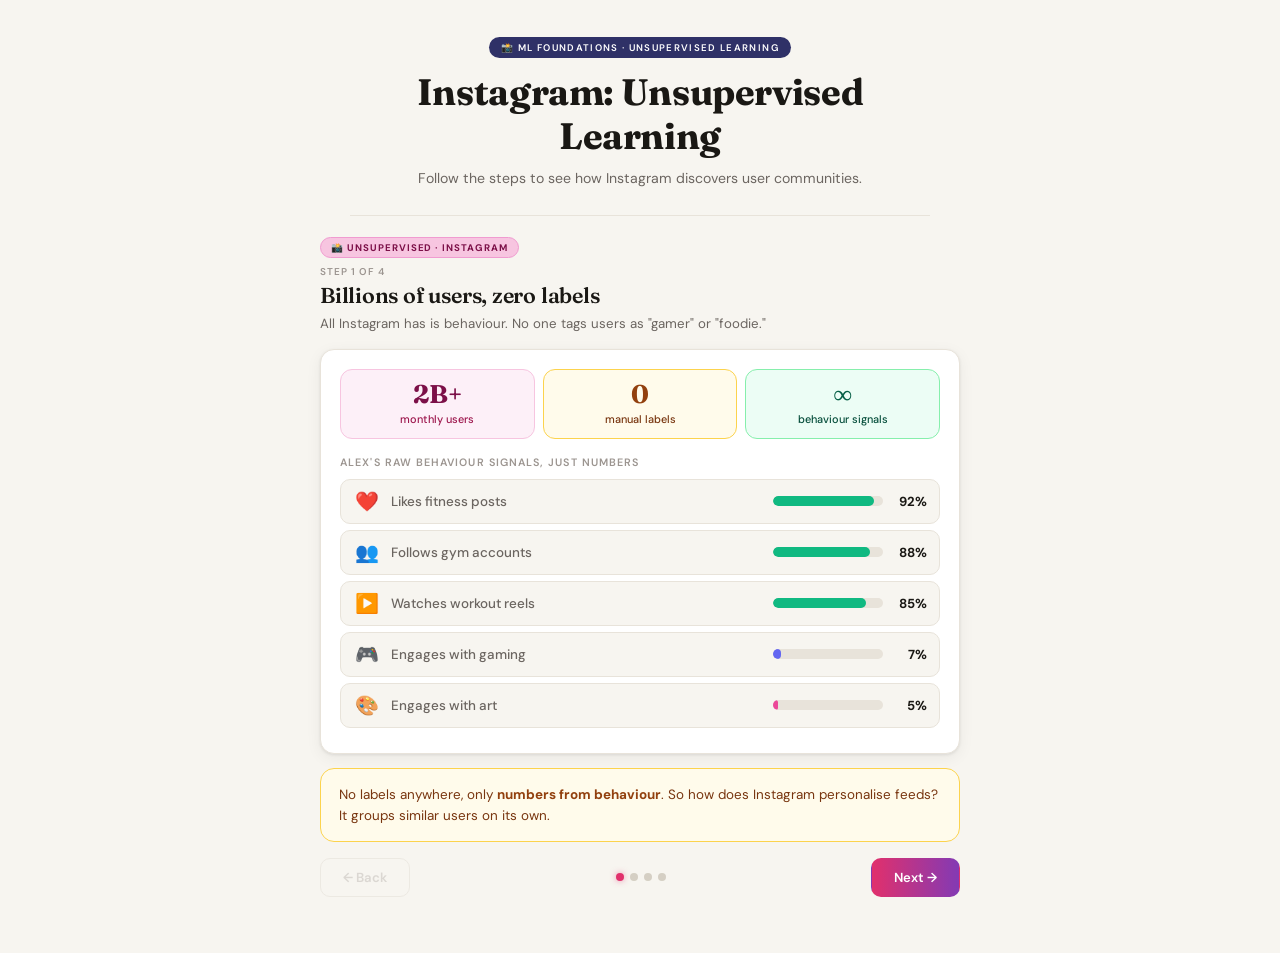
<file: ml_instagram.html>
<!DOCTYPE html>
<html lang="en">
<head>
<meta charset="UTF-8">
<meta name="viewport" content="width=device-width, initial-scale=1.0">
<title>Instagram: Unsupervised Learning | ML Demo</title>
<link rel="preconnect" href="https://fonts.googleapis.com">
<link href="https://fonts.googleapis.com/css2?family=Fraunces:ital,wght@0,400;0,600;0,700;1,400&family=DM+Sans:ital,wght@0,400;0,500;0,600;1,400&display=swap" rel="stylesheet">
<style>
:root {
  --bg:#f7f5f0; --surface:#fff; --border:#e8e3da; --border2:#d5cfc4;
  --text:#1a1814; --text2:#6b6560; --text3:#9c9590;
  --sp:#1DB954; --sp-light:#e8f8ee; --sp-mid:#c6efd4;
  --ig-light:#fdf0f8; --ig-mid:#f7c5e0;
  --gm:#2563eb; --gm-light:#eff6ff; --gm-mid:#bfdbfe;
  --yellow:#f59e0b; --yellow-light:#fffbeb;
  --red:#ef4444; --red-light:#fef2f2;
  --green:#10b981; --green-light:#ecfdf5;
  --purple:#2F3167;
  --radius:14px;
  --shadow:0 1px 3px rgba(0,0,0,.08),0 4px 16px rgba(0,0,0,.06);
}
*,*::before,*::after{box-sizing:border-box;margin:0;padding:0}
html{scroll-behavior:smooth}
body{font-family:'DM Sans',sans-serif;background:var(--bg);color:var(--text);min-height:100vh;overflow-x:hidden}

/* HEADER */
.header{padding:2.2rem 1.5rem 1.6rem;text-align:center;max-width:580px;margin:0 auto;border-bottom:1px solid var(--border)}
.header-tag{display:inline-block;background:var(--purple);color:#fff;font-size:.6rem;font-weight:600;letter-spacing:.14em;text-transform:uppercase;padding:4px 12px;border-radius:20px;margin-bottom:12px}
.header h1{font-family:'Fraunces',serif;font-size:clamp(1.6rem,4vw,2.3rem);font-weight:700;line-height:1.2;margin-bottom:8px;letter-spacing:-.01em}
.header p{font-size:.88rem;color:var(--text2);line-height:1.6}

/* TABS */
.tab-nav{display:flex;justify-content:center;gap:8px;padding:1.4rem 1rem;flex-wrap:wrap;max-width:700px;margin:0 auto}
.tab-btn{display:flex;align-items:center;gap:8px;padding:10px 18px;border-radius:50px;border:1.5px solid var(--border2);background:var(--surface);color:var(--text2);font-family:'DM Sans',sans-serif;font-size:.8rem;font-weight:600;cursor:pointer;transition:all .2s;line-height:1.3;box-shadow:var(--shadow)}
.tab-btn:hover{border-color:var(--text3);color:var(--text)}
.tab-btn .tab-main{display:block;font-size:.82rem;color:var(--text)}
.tab-btn .tab-sub{display:block;font-size:.62rem;color:var(--text3);font-weight:400;margin-top:1px}
.tab-btn.active-spotify{background:var(--sp);border-color:var(--sp);color:#fff;box-shadow:0 4px 18px rgba(29,185,84,.3)}
.tab-btn.active-spotify .tab-main,.tab-btn.active-spotify .tab-sub{color:#fff}
.tab-btn.active-instagram{background:linear-gradient(135deg,#f09433,#e1306c,#833ab4);border-color:transparent;color:#fff;box-shadow:0 4px 18px rgba(225,48,108,.3)}
.tab-btn.active-instagram .tab-main,.tab-btn.active-instagram .tab-sub{color:#fff}
.tab-btn.active-game{background:var(--gm);border-color:var(--gm);color:#fff;box-shadow:0 4px 18px rgba(37,99,235,.3)}
.tab-btn.active-game .tab-main,.tab-btn.active-game .tab-sub{color:#fff}

/* PANELS */
.panel{display:none}
.panel.active{display:block;animation:fadeUp .28s ease}
@keyframes fadeUp{from{opacity:0;transform:translateY(10px)}to{opacity:1;transform:translateY(0)}}
.panel-inner{max-width:680px;margin:0 auto;padding:0 1.25rem 3.5rem}
.step{display:none}
.step.active{display:block;animation:fadeUp .25s ease}

/* STEP HEADER: thin, minimal */
.step-header{padding:1.2rem 0 .9rem}
.step-lbl{display:inline-flex;align-items:center;gap:6px;font-size:.6rem;font-weight:700;letter-spacing:.1em;text-transform:uppercase;padding:3px 10px;border-radius:20px;margin-bottom:7px}
.sp-lbl{background:var(--sp-mid);color:#0a5c28;border:1px solid #8dd4aa}
.ig-lbl{background:var(--ig-mid);color:#7c1048;border:1px solid #f09bd0}
.gm-lbl{background:var(--gm-mid);color:#1e3a8a;border:1px solid #93c5fd}
.step-counter{font-size:.62rem;font-weight:600;letter-spacing:.1em;text-transform:uppercase;color:var(--text3);margin-bottom:4px}
.step-header h2{font-family:'Fraunces',serif;font-size:clamp(1.05rem,2.5vw,1.35rem);font-weight:600;line-height:1.25;color:var(--text);letter-spacing:-.01em}
.step-header .caption{font-size:.83rem;color:var(--text2);line-height:1.55;margin-top:5px}

/* CARD */
.card{background:var(--surface);border:1px solid var(--border);border-radius:var(--radius);padding:1.2rem;margin-bottom:.9rem;box-shadow:var(--shadow)}
.card-label{font-size:.67rem;color:var(--text3);text-transform:uppercase;letter-spacing:.1em;font-weight:600;margin-bottom:10px}

/* NAV */
.step-nav{display:flex;align-items:center;justify-content:space-between;gap:12px;margin-top:1rem;flex-wrap:wrap}
.nav-btn{display:inline-flex;align-items:center;gap:6px;padding:10px 22px;border-radius:10px;font-family:'DM Sans',sans-serif;font-size:.82rem;font-weight:600;cursor:pointer;transition:all .18s;border:1.5px solid}
.nav-btn:disabled{opacity:.3;cursor:not-allowed}
.nav-btn.back{background:transparent;border-color:var(--border2);color:var(--text3)}
.nav-btn.back:not(:disabled):hover{background:var(--border);color:var(--text)}
.nav-btn.next-sp{background:var(--sp);border-color:var(--sp);color:#fff;box-shadow:0 2px 10px rgba(29,185,84,.35)}
.nav-btn.next-sp:hover{filter:brightness(1.07)}
.nav-btn.next-ig{background:linear-gradient(90deg,#e1306c,#833ab4);border-color:transparent;color:#fff}
.nav-btn.next-ig:hover{filter:brightness(1.07)}
.nav-btn.next-gm{background:var(--gm);border-color:var(--gm);color:#fff;box-shadow:0 2px 10px rgba(37,99,235,.3)}
.nav-btn.next-gm:hover{filter:brightness(1.07)}
.progress-dots{display:flex;gap:6px;align-items:center}
.dot{width:8px;height:8px;border-radius:50%;background:var(--border2);transition:all .25s}
.dot.done{background:var(--text3)}
.dot.active-sp{background:var(--sp);box-shadow:0 0 6px rgba(29,185,84,.5)}
.dot.active-ig{background:#e1306c;box-shadow:0 0 6px rgba(225,48,108,.5)}
.dot.active-gm{background:var(--gm);box-shadow:0 0 6px rgba(37,99,235,.5)}

/* KEY IDEA: yellow strip, single sentence */
.key-idea{background:var(--yellow-light);border:1px solid #fcd34d;border-radius:var(--radius);padding:.9rem 1.1rem;font-size:.84rem;color:#78350f;line-height:1.6;margin-bottom:.9rem}
.key-idea strong{color:#92400e}

/* ═══ SPOTIFY VISUALS ═══ */
.track{display:flex;align-items:center;gap:12px;padding:10px 12px;border-radius:10px;border:1px solid var(--border);background:var(--bg);transition:all .25s}
.track.hl{border-color:var(--sp);background:var(--sp-light)}
.track.hl-skip{border-color:#fca5a5;background:var(--red-light)}
.track-art{width:44px;height:44px;border-radius:8px;background:var(--border);display:flex;align-items:center;justify-content:center;font-size:1.4rem;flex-shrink:0}
.track-name{font-weight:600;font-size:.9rem}
.track-artist{font-size:.73rem;color:var(--text2);margin-top:2px}
.t-badge{font-size:.72rem;padding:4px 11px;border-radius:20px;font-weight:600;white-space:nowrap;flex-shrink:0}
.t-like{background:var(--sp-light);color:#0a5c28;border:1px solid var(--sp-mid)}
.t-skip{background:var(--red-light);color:#991b1b;border:1px solid #fca5a5}
.t-new{background:var(--yellow-light);color:#92400e;border:1px solid #fcd34d}

/* Big feature bars */
.feat-bar-row{display:flex;align-items:center;gap:10px;margin-bottom:10px}
.feat-icon{font-size:1.3rem;width:32px;text-align:center;flex-shrink:0}
.feat-label{min-width:110px;font-size:.82rem;font-weight:500;color:var(--text2)}
.feat-track{flex:1;height:12px;background:var(--border);border-radius:6px;overflow:hidden}
.feat-fill{height:12px;border-radius:6px;width:0%;transition:width .7s cubic-bezier(.4,0,.2,1)}
.feat-pct{min-width:36px;text-align:right;font-weight:700;font-size:.85rem;color:var(--text)}

.match-row{display:flex;align-items:center;gap:10px;padding:9px 12px;border-radius:10px;border:1px solid var(--border);background:var(--bg);margin-bottom:6px;font-size:.85rem;transition:all .25s}
.match-row.yes{border-color:#86efac;background:var(--green-light)}
.match-row.no{border-color:#fca5a5;background:var(--red-light);opacity:.6}
.match-pct{font-weight:700;font-size:.85rem;margin-left:auto}

.verdict{padding:14px 16px;border-radius:10px;font-size:1rem;font-weight:700;text-align:center;margin-top:10px}
.verdict.like{background:var(--sp-light);border:2px solid var(--sp);color:#0a5c28}
.verdict.skip{background:var(--red-light);border:2px solid var(--red);color:#991b1b}

/* ═══ INSTAGRAM VISUALS ═══ */
.user-grid{display:grid;grid-template-columns:repeat(auto-fill,minmax(76px,1fr));gap:8px}
.ucard{padding:12px 6px;border-radius:12px;border:1px solid var(--border);background:var(--bg);text-align:center;transition:all .35s;cursor:default}
.ucard.glow{border-color:#fbbf24;background:var(--yellow-light);animation:pop .5s ease}
.ucard.c0{border-color:#86efac;background:var(--green-light)}
.ucard.c1{border-color:#a5b4fc;background:#eff0ff}
.ucard.c2{border-color:#f9a8d4;background:#fdf4fb}
@keyframes pop{0%,100%{transform:scale(1)}50%{transform:scale(1.1)}}
.u-av{font-size:1.6rem;margin-bottom:5px;line-height:1}
.u-name{font-size:.72rem;font-weight:600;color:var(--text)}

.beh-row{display:flex;align-items:center;gap:10px;padding:9px 12px;border-radius:10px;border:1px solid var(--border);background:var(--bg);margin-bottom:6px}
.beh-icon{font-size:1.2rem;flex-shrink:0;width:28px;text-align:center}
.beh-label{flex:1;font-size:.84rem;font-weight:500;color:var(--text2)}
.beh-track{width:110px;height:10px;background:var(--border);border-radius:5px;overflow:hidden}
.beh-fill{height:10px;border-radius:5px;width:0%;transition:width .7s}
.beh-pct{min-width:34px;text-align:right;font-weight:700;font-size:.82rem;color:var(--text)}

.cluster-card{border-radius:12px;padding:12px 14px;margin-bottom:7px;border:1px solid var(--border)}
.cluster-card.c0{background:var(--green-light);border-color:#86efac}
.cluster-card.c1{background:#eff0ff;border-color:#a5b4fc}
.cluster-card.c2{background:#fdf4fb;border-color:#f9a8d4}
.cluster-card h4{font-size:.72rem;font-weight:700;text-transform:uppercase;letter-spacing:.08em;margin-bottom:7px}
.cluster-card.c0 h4{color:#065f46}
.cluster-card.c1 h4{color:#3730a3}
.cluster-card.c2 h4{color:#9d174d}
.chip-row{display:flex;flex-wrap:wrap;gap:5px}
.chip{font-size:.72rem;padding:3px 9px;border-radius:8px;font-weight:500}
.chip0{background:#bbf7d0;color:#065f46}
.chip1{background:#c7d2fe;color:#3730a3}
.chip2{background:#fbcfe8;color:#9d174d}

/* ═══ GAME VISUALS ═══ */
.maze-wrap{display:flex;justify-content:center;margin-bottom:12px}
.maze{display:grid;gap:5px;padding:14px;background:#f0ede8;border-radius:16px;border:1px solid var(--border2)}
.cell{width:52px;height:52px;border-radius:10px;display:flex;align-items:center;justify-content:center;font-size:1.3rem;border:1px solid var(--border);transition:all .22s;background:var(--surface)}
.cell-wall{background:#e5e0d8;border-color:var(--border2)}
.cell-player{background:#dbeafe;border-color:#93c5fd;box-shadow:0 0 10px rgba(37,99,235,.25)}
.cell-goal{background:var(--green-light);border-color:#86efac;box-shadow:0 0 10px rgba(16,185,129,.25)}
.cell-trap{background:var(--red-light);border-color:#fca5a5}
.cell-visited{background:#eff6ff;border-color:#bfdbfe}
.cell-aipath{background:#dbeafe;border-color:#60a5fa;box-shadow:0 0 8px rgba(37,99,235,.2)}
.cell-bad{background:#fee2e2;border-color:#f87171;animation:shake .4s ease}
@keyframes shake{0%,100%{transform:translateX(0)}25%{transform:translateX(-4px)}75%{transform:translateX(4px)}}

/* Big reward badge */
.reward-big{display:flex;align-items:center;justify-content:center;gap:12px;border-radius:14px;padding:16px;margin:10px 0;font-family:'Fraunces',serif}
.reward-big .rval{font-size:2.4rem;font-weight:700;line-height:1}
.reward-big .rdesc{font-size:.85rem;line-height:1.4}
.reward-big.pos{background:var(--green-light);border:2px solid #86efac}
.reward-big.pos .rval{color:#065f46}
.reward-big.pos .rdesc{color:#064e3b}
.reward-big.neg{background:var(--red-light);border:2px solid #fca5a5}
.reward-big.neg .rval{color:#991b1b}
.reward-big.neg .rdesc{color:#7f1d1d}

.trial-row{display:flex;align-items:center;gap:10px;padding:9px 13px;border-radius:10px;border:1px solid var(--border);background:var(--bg);margin-bottom:6px;font-size:.83rem;color:var(--text2)}
.trial-num{font-weight:700;color:var(--gm);min-width:54px}

.q-row{display:flex;align-items:center;gap:10px;padding:7px 0;border-bottom:1px solid var(--border);font-size:.83rem}
.q-dir{min-width:88px;color:var(--text2)}
.q-bg{flex:1;height:10px;background:var(--border);border-radius:5px;overflow:hidden}
.q-fill{height:10px;border-radius:5px;transition:width .7s}
.q-val{min-width:40px;text-align:right;font-weight:700;font-size:.85rem}

/* Stat trio */
.stat-trio{display:flex;gap:8px;margin-bottom:12px}
.stat-box{flex:1;padding:12px 10px;border-radius:12px;text-align:center}
.stat-box .sv{font-family:'Fraunces',serif;font-size:1.6rem;font-weight:700;line-height:1;margin-bottom:4px}
.stat-box .sl{font-size:.68rem;font-weight:500}

/* Pipeline row */
.pipe-row{display:flex;align-items:center;gap:6px;flex-wrap:wrap;margin-top:14px}
.pipe-box{padding:9px 14px;border-radius:10px;font-size:.8rem;font-weight:600;text-align:center;flex:1;min-width:80px}
.pipe-arrow{color:var(--text3);font-size:.9rem;flex-shrink:0}

/* Recap definition box */
.def-box{padding:18px 20px;border-radius:12px;margin-bottom:14px;text-align:center}
.def-box span{font-family:'Fraunces',serif;font-size:1.05rem;font-weight:600;line-height:1.6}
.def-sp{background:var(--sp-light);border:2px solid var(--sp)}
.def-sp span{color:#0a4020}
.def-ig{background:var(--ig-light);border:2px solid #e1306c}
.def-ig span{color:#5c0d35}
.def-gm{background:var(--gm-light);border:2px solid var(--gm)}
.def-gm span{color:#1e3a8a}

.recap-point{display:flex;align-items:center;gap:12px;padding:10px 14px;border-radius:10px;background:var(--bg);border:1px solid var(--border);margin-bottom:7px;font-size:.88rem;font-weight:500;color:var(--text)}
.recap-point .ri{font-size:1.2rem;flex-shrink:0}

.qcheck{padding:13px 15px;border-radius:12px;background:var(--yellow-light);border:1px solid #fcd34d;font-size:.83rem;color:#78350f;line-height:1.65}
.qcheck strong{color:#92400e;display:block;margin-bottom:4px}
.qcheck em{color:#92400e;display:block}
.qcheck details{margin-top:7px}
.qcheck summary{cursor:pointer;font-weight:600;color:#92400e;list-style:none;display:inline-block;border:1px solid #fcd34d;background:#fff;padding:4px 12px;border-radius:8px;font-size:.78rem}
.qcheck summary::-webkit-details-marker{display:none}
.qcheck details[open] summary{margin-bottom:6px}

@media(max-width:480px){.cell{width:44px;height:44px;font-size:1.1rem}.tab-btn{padding:8px 12px}}

/* Interactive cluster labelling */
.lbl-btns{display:flex;gap:6px;flex-wrap:wrap;margin-top:8px}
.lbl-btn{padding:6px 12px;border-radius:8px;border:1.5px solid var(--border2);background:var(--surface);font-family:'DM Sans',sans-serif;font-size:.78rem;font-weight:600;color:var(--text2);cursor:pointer;transition:all .15s}
.lbl-btn:hover{border-color:var(--text3);color:var(--text)}
.lbl-btn.sel{background:var(--ig-light);border-color:#e1306c;color:#7c1048}
.reveal{display:none;margin-top:10px;padding:12px 14px;border-radius:12px;background:var(--ig-light);border:1px solid var(--ig-mid);font-size:.83rem;color:#5c0d35;line-height:1.6}
.reveal.show{display:block;animation:fadeUp .3s ease}
.reveal strong{color:#7c1048}
/* Quiz options */
.quiz-opt{display:block;width:100%;text-align:left;padding:11px 14px;border-radius:10px;border:1.5px solid var(--border2);background:var(--surface);font-family:'DM Sans',sans-serif;font-size:.84rem;color:var(--text);cursor:pointer;margin-bottom:7px;transition:all .15s}
.quiz-opt:hover:not(:disabled){border-color:var(--text3)}
.quiz-opt.correct{background:var(--green-light);border-color:#34d399;color:#065f46;font-weight:600}
.quiz-opt.wrong{background:var(--red-light);border-color:#f87171;color:#991b1b}
.quiz-opt:disabled{cursor:default}

.panel{display:block!important}</style>
</head>
<body>
<div class="header">
  <div class="header-tag">📸 ML Foundations · Unsupervised Learning</div>
  <h1>Instagram: Unsupervised Learning</h1>
  <p>Follow the steps to see how Instagram discovers user communities.</p>
</div>
<div class="panel" id="panel-instagram">
<div class="panel-inner">

  <div class="step" id="ig-1">
    <div class="step-header">
      <div class="step-lbl ig-lbl">📸 Unsupervised · Instagram</div>
      <div class="step-counter">Step 1 of 4</div>
      <h2>Billions of users, zero labels</h2>
      <p class="caption">All Instagram has is behaviour. No one tags users as "gamer" or "foodie."</p>
    </div>
    <div class="card">
      <div class="stat-trio">
        <div class="stat-box" style="background:var(--ig-light);border:1px solid var(--ig-mid)">
          <div class="sv" style="color:#7c1048">2B+</div><div class="sl" style="color:#9d174d">monthly users</div>
        </div>
        <div class="stat-box" style="background:var(--yellow-light);border:1px solid #fcd34d">
          <div class="sv" style="color:#92400e">0</div><div class="sl" style="color:#78350f">manual labels</div>
        </div>
        <div class="stat-box" style="background:var(--green-light);border:1px solid #86efac">
          <div class="sv" style="color:#065f46">∞</div><div class="sl" style="color:#064e3b">behaviour signals</div>
        </div>
      </div>
      <div class="card-label" style="margin-top:16px">Alex's raw behaviour signals, just numbers</div>
      <div id="ig2-bars"></div>
    </div>
    <div class="key-idea">No labels anywhere, only <strong>numbers from behaviour</strong>. So how does Instagram personalise feeds? It groups similar users on its own.</div>
    <div class="step-nav">
      <button class="nav-btn back" disabled>← Back</button>
      <div class="progress-dots" id="ig-dots"></div>
      <button class="nav-btn next-ig" onclick="igStep(2)">Next →</button>
    </div>
  </div>

  <div class="step" id="ig-2">
    <div class="step-header">
      <div class="step-lbl ig-lbl">📸 Unsupervised · Instagram</div>
      <div class="step-counter">Step 2 of 4</div>
      <h2>Your call: who's in Alex's group?</h2>
    </div>
    <div class="card">
      <div class="card-label">Alex loves fitness content. Which user behaves most like Alex?</div>
      <div id="ig2-predict"></div>
      <div class="reveal" id="ig2-reveal">✓ <strong>Sam</strong> behaves almost identically to Alex, so the model puts them in the same group. Repeat for every user and three groups appear, still with no names.</div>
      <div style="margin-top:14px">
        <div class="card-label" style="margin-bottom:8px">Everyone placed by behaviour. The model only sees groups</div>
        <svg id="ig3-scatter" width="100%" height="160" viewBox="0 0 280 160" style="display:block"></svg>
        <div style="display:flex;gap:12px;justify-content:center;font-size:.72rem;color:var(--text2);margin-top:5px;flex-wrap:wrap">
          <span><span style="display:inline-block;width:10px;height:10px;border-radius:50%;background:#10b981;margin-right:4px;vertical-align:middle"></span>Group A</span>
          <span><span style="display:inline-block;width:10px;height:10px;border-radius:50%;background:#6366f1;margin-right:4px;vertical-align:middle"></span>Group B</span>
          <span><span style="display:inline-block;width:10px;height:10px;border-radius:50%;background:#ec4899;margin-right:4px;vertical-align:middle"></span>Group C</span>
        </div>
      </div>
    </div>
    <div class="key-idea">The model groups users purely by <strong>similar behaviour</strong>. These groups are called <strong>clusters</strong>: three of them, but no idea yet what they are.</div>
    <div class="step-nav">
      <button class="nav-btn back" onclick="igStep(1)">← Back</button>
      <div class="progress-dots" id="ig-dots"></div>
      <button class="nav-btn next-ig" onclick="igStep(3)">Next →</button>
    </div>
  </div>

  <div class="step" id="ig-3">
    <div class="step-header">
      <div class="step-lbl ig-lbl">📸 Unsupervised · Instagram</div>
      <div class="step-counter">Step 3 of 4</div>
      <h2>Now <em>you</em> name the groups</h2>
    </div>
    <div class="card">
      <div class="card-label">Look at each group's behaviour, then pick a name</div>
      <div id="ig4-clusters"></div>
      <div class="reveal" id="ig4-reveal"><strong>That's the human step.</strong> You just supplied those names. The model never knew "fitness" or "gaming." It only found the groups; people interpret and label them afterward.</div>
    </div>
    <div class="key-idea">The model <strong>discovers</strong> the groups from raw behaviour. Humans <strong>label</strong> them after. Those are two separate steps.</div>
    <div class="step-nav">
      <button class="nav-btn back" onclick="igStep(2)">← Back</button>
      <div class="progress-dots" id="ig-dots"></div>
      <button class="nav-btn next-ig" onclick="igStep(4)">Recap →</button>
    </div>
  </div>

  <div class="step" id="ig-4">
    <div class="step-header">
      <div class="step-lbl ig-lbl">📸 Unsupervised · Recap</div>
      <div class="step-counter">Step 4 of 4</div>
      <h2>What is unsupervised learning?</h2>
    </div>
    <div class="def-box def-ig"><span>Find hidden structure in <em>unlabelled</em> data: the model sorts it into <em>clusters</em> by similarity, then humans interpret them.</span></div>
    <div class="recap-point"><span class="ri">🚫</span><span>No labels: the model gets raw behaviour with no answers</span></div>
    <div class="recap-point"><span class="ri">🔍</span><span>It finds <strong>clusters</strong> (groups) by similarity, across users <em>and</em> posts</span></div>
    <div class="recap-point"><span class="ri">🏷️</span><span>People label the groups afterward, a separate human step</span></div>
    <div class="qcheck" style="margin-top:12px"><strong>💬 Quick check: The model found 3 groups but no names. Did it do "unsupervised learning"?</strong><details><summary>Show answer</summary><em>Yes. Finding the groups is the unsupervised part. Naming them "fitness" or "gaming" is a human label added on top.</em></details></div>
    <div class="step-nav">
      <button class="nav-btn back" onclick="igStep(3)">← Back</button>
      <div class="progress-dots" id="ig-dots"></div>
      <button class="nav-btn next-ig" style="opacity:1;cursor:default" disabled>✓ Complete</button>
    </div>
  </div>

</div>
</div>

<script>
/* ══ MAZE ══════════════════════════════════════════ */
var ROWS=4,COLS=5;
var WALLS=[[0,3],[1,1],[1,3],[2,1],[3,3]];
var TRAPS=[[1,0],[3,2]];
var GOAL=[3,4];
function isWall(r,c){return WALLS.some(function(w){return w[0]===r&&w[1]===c;})}
function isTrap(r,c){return TRAPS.some(function(t){return t[0]===r&&t[1]===c;})}
function isGoal(r,c){return GOAL[0]===r&&GOAL[1]===c}

function buildMaze(id,player,visited,aiPath,trapFlash){
  visited=visited||[];aiPath=aiPath||[];
  var m=document.getElementById(id);if(!m)return;
  m.style.gridTemplateColumns='repeat('+COLS+',52px)';
  var h='';
  for(var r=0;r<ROWS;r++) for(var c=0;c<COLS;c++){
    var isV=visited.some(function(p){return p[0]===r&&p[1]===c});
    var isA=aiPath.some(function(p){return p[0]===r&&p[1]===c});
    var isBad=trapFlash&&trapFlash[0]===r&&trapFlash[1]===c;
    var cls='cell ';var ic='';
    if(isWall(r,c)){cls+='cell-wall';}
    else if(player&&player[0]===r&&player[1]===c){cls+='cell-player';ic='🤖';}
    else if(isGoal(r,c)){cls+='cell-goal';ic='🟢';}
    else if(isTrap(r,c)&&isBad){cls+='cell-bad';ic='💥';}
    else if(isTrap(r,c)){cls+='cell-trap';ic='🔴';}
    else if(isA){cls+='cell-aipath';ic='·';}
    else if(isV){cls+='cell-visited';ic=(r===0&&c===0)?'📍':'·';}
    else{cls+='cell-empty';}
    h+='<div class="'+cls+'">'+ic+'</div>';
  }
  m.innerHTML=h;
}



function showStep(pfx,n,tot){
  for(var i=1;i<=tot;i++){var el=document.getElementById(pfx+'-'+i);if(el)el.classList.toggle('active',i===n);}
  updateDots(pfx,n,tot);
}
function updateDots(pfx,cur,tot){
  document.querySelectorAll('[id^="'+pfx+'-dots"]').forEach(function(c){
    var h='';
    for(var i=1;i<=tot;i++){var cl='dot';if(i<cur)cl+=' done';if(i===cur)cl+=' active-'+pfx;h+='<div class="'+cl+'"></div>';}
    c.innerHTML=h;
  });
}

/* ══ INSTAGRAM ════════════════════════════════════ */
var igP=[
  {n:'Alex',  e:'🏋️',c:0},{n:'Jamie',e:'🎮',c:1},{n:'Sam',  e:'🏃',c:0},
  {n:'Taylor',e:'🎨',c:2},{n:'Jordan',e:'🕹️',c:1},{n:'Casey',e:'📸',c:2},
  {n:'Morgan',e:'💪',c:0},{n:'Riley', e:'🎬',c:1},{n:'Avery',e:'🖌️',c:2},
];

function buildIG(id,mode){
  var el=document.getElementById(id);if(!el)return;
  el.className='user-grid';
  el.innerHTML=igP.map(function(p,i){
    var cls='ucard';
    if(mode==='glow'&&[0,2,6].indexOf(i)!==-1)cls+=' glow';
    if(mode==='clustered')cls+=' c'+p.c;
    return '<div class="'+cls+'"><div class="u-av">'+p.e+'</div><div class="u-name">'+p.n+'</div></div>';
  }).join('');
}

function buildBehBars(){
  var behs=[
    {ic:'❤️',l:'Likes fitness posts',v:.92,c:'#10b981'},
    {ic:'👥',l:'Follows gym accounts',v:.88,c:'#10b981'},
    {ic:'▶️',l:'Watches workout reels',v:.85,c:'#10b981'},
    {ic:'🎮',l:'Engages with gaming',v:.07,c:'#6366f1'},
    {ic:'🎨',l:'Engages with art',v:.05,c:'#ec4899'},
  ];
  var el=document.getElementById('ig2-bars');if(!el)return;
  el.innerHTML=behs.map(function(b){
    return '<div class="beh-row"><span class="beh-icon">'+b.ic+'</span>'
      +'<span class="beh-label">'+b.l+'</span>'
      +'<div class="beh-track"><div class="beh-fill" id="bh'+b.l.replace(/\W/g,'')+'" style="background:'+b.c+'"></div></div>'
      +'<span class="beh-pct">'+Math.round(b.v*100)+'%</span></div>';
  }).join('');
  setTimeout(function(){behs.forEach(function(b){var bar=document.getElementById('bh'+b.l.replace(/\W/g,''));if(bar)bar.style.width=Math.round(b.v*100)+'%';});},60);
}

function buildIG3Scatter(){
  var svg=document.getElementById('ig3-scatter');if(!svg)return;
  var users=[
    {n:'Alex', x:58, y:50,c:'#10b981',hi:true},{n:'Jamie',x:195,y:125,c:'#6366f1',hi:false},
    {n:'Sam',  x:65, y:65,c:'#10b981',hi:true},{n:'Taylor',x:200,y:50,c:'#ec4899',hi:false},
    {n:'Jordan',x:210,y:115,c:'#6366f1',hi:false},{n:'Casey',x:190,y:60,c:'#ec4899',hi:false},
    {n:'Morgan',x:52, y:60,c:'#10b981',hi:true},{n:'Riley',x:205,y:135,c:'#6366f1',hi:false},
    {n:'Avery',x:195,y:40,c:'#ec4899',hi:false},
  ];
  var h='<ellipse cx="58" cy="58" rx="28" ry="24" fill="#10b981" fill-opacity=".1" stroke="#86efac" stroke-width="1.5" stroke-dasharray="5,3"/>'
    +'<ellipse cx="203" cy="125" rx="26" ry="20" fill="#6366f1" fill-opacity=".1" stroke="#a5b4fc" stroke-width="1.5" stroke-dasharray="5,3"/>'
    +'<ellipse cx="195" cy="50" rx="26" ry="20" fill="#ec4899" fill-opacity=".1" stroke="#f9a8d4" stroke-width="1.5" stroke-dasharray="5,3"/>';
  users.forEach(function(u){
    var r=u.hi?9:7,sw=u.hi?2.5:1.5;
    h+='<circle cx="'+u.x+'" cy="'+u.y+'" r="'+r+'" fill="'+u.c+'" stroke="#fff" stroke-width="'+sw+'"/>';
    h+='<text x="'+(u.x+r+4)+'" y="'+(u.y+4)+'" font-size="9.5" fill="'+u.c+'" font-weight="600" font-family="DM Sans,sans-serif">'+u.n+'</text>';
  });
  svg.innerHTML=h;
}

/* ── Step 4: students label the discovered clusters ── */
var IG_CLUSTERS=[
  {id:0,beh:['❤️ Likes workout reels','👥 Follows gym & trainer accounts','🥗 Saves healthy recipes']},
  {id:1,beh:['🎮 Watches esports clips','👥 Follows streamers','🖱️ Likes gaming-gear posts']},
  {id:2,beh:['🎨 Saves design portfolios','📷 Follows photographers','👗 Likes fashion & art posts']}
];
var IG_LABELS=['Fitness','Gaming','Creative'];
var igNames={}; /* clusterId -> chosen label */

function buildIG4(){
  var el=document.getElementById('ig4-clusters');if(!el)return;
  el.innerHTML=IG_CLUSTERS.map(function(c){
    var letter=String.fromCharCode(65+c.id);
    return '<div class="cluster-card c'+c.id+'"><h4>Group '+letter+(igNames[c.id]?' → '+igNames[c.id]:'')+'</h4>'
      +'<div style="font-size:.8rem;color:var(--text2);line-height:1.9">'+c.beh.join('<br>')+'</div>'
      +'<div class="lbl-btns">'+IG_LABELS.map(function(l){
          return '<button class="lbl-btn'+(igNames[c.id]===l?' sel':'')+'" onclick="igName('+c.id+",'"+l+"')\">"+l+'</button>';
        }).join('')+'</div></div>';
  }).join('');
  var done=IG_CLUSTERS.every(function(c){return igNames[c.id];});
  var rev=document.getElementById('ig4-reveal');if(rev)rev.classList.toggle('show',done);
}
function igName(id,l){ igNames[id]=l; buildIG4(); }

/* ── Step 2: predict who clusters with Alex ── */
function buildIG2Predict(){
  var el=document.getElementById('ig2-predict');if(!el)return;
  var opts=[
    {t:'🏃 Sam: likes workout reels, follows trainers',ok:true},
    {t:'🎮 Jamie: watches esports, follows streamers',ok:false},
    {t:'🎨 Taylor: saves design portfolios, follows photographers',ok:false}
  ];
  el.innerHTML=opts.map(function(o,i){
    return '<button class="quiz-opt" id="igp'+i+'" data-ok="'+o.ok+'" onclick="igGuessGroup('+i+')">'+o.t+'</button>';
  }).join('');
  var rev=document.getElementById('ig2-reveal');if(rev)rev.classList.remove('show');
}
function igGuessGroup(i){
  var opts=document.querySelectorAll('#ig2-predict .quiz-opt');
  opts.forEach(function(b){b.disabled=true;if(b.getAttribute('data-ok')==='true')b.classList.add('correct');});
  var chosen=document.getElementById('igp'+i);
  if(chosen&&chosen.getAttribute('data-ok')!=='true')chosen.classList.add('wrong');
  var rev=document.getElementById('ig2-reveal');if(rev)rev.classList.add('show');
}

var cIg=1;
function igStep(n){
  cIg=n;showStep('ig',n,4);
  if(n===1)buildBehBars();
  if(n===2){setTimeout(buildIG2Predict,40);setTimeout(buildIG3Scatter,80);}
  if(n===3)buildIG4();
}



document.addEventListener('DOMContentLoaded',function(){ igStep(1); });
</script>
</body>
</html>
</file>
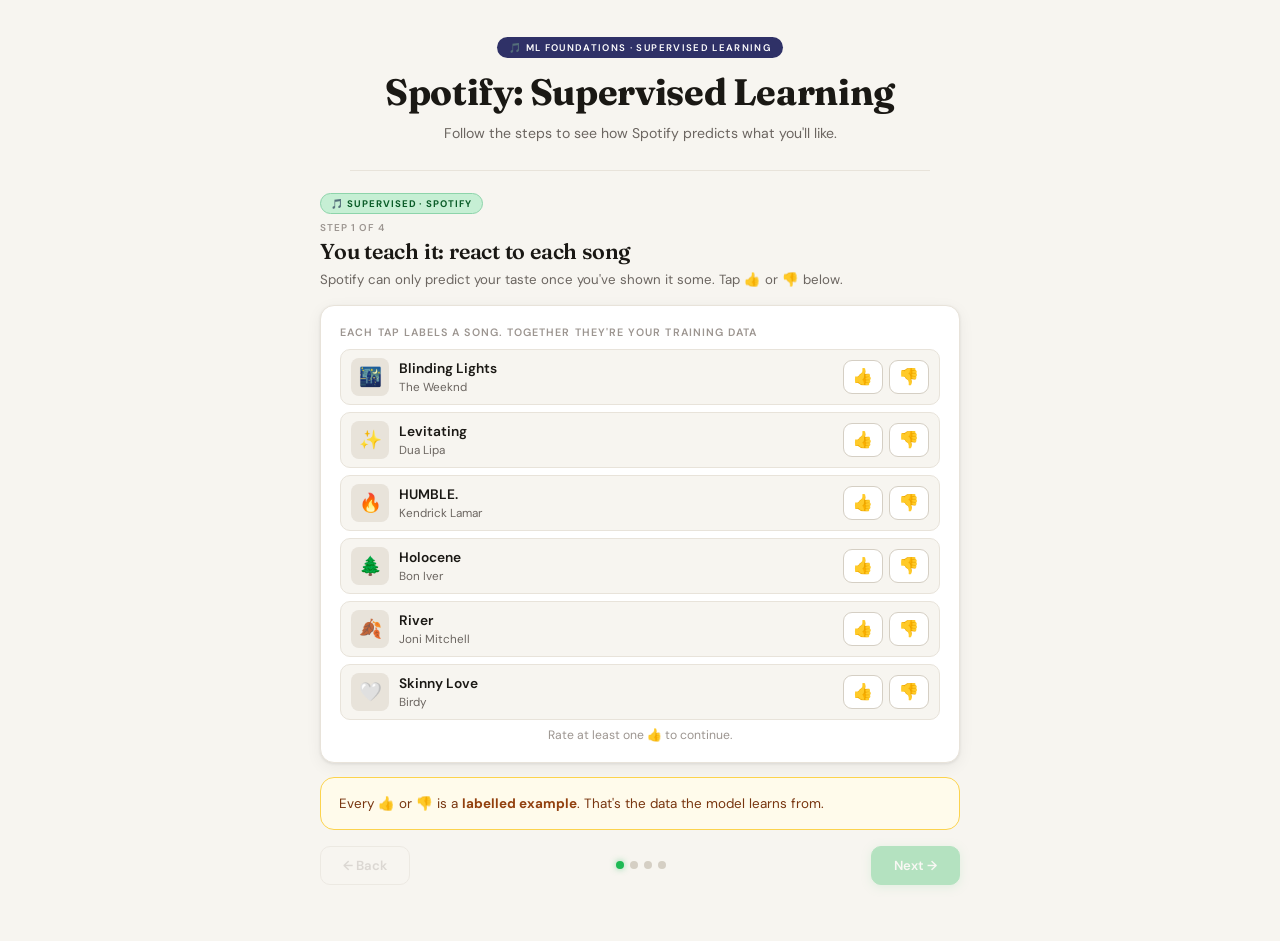
<file: ml_spotify.html>
<!DOCTYPE html>
<html lang="en">
<head>
<meta charset="UTF-8">
<meta name="viewport" content="width=device-width, initial-scale=1.0">
<title>Spotify: Supervised Learning | ML Demo</title>
<link rel="preconnect" href="https://fonts.googleapis.com">
<link href="https://fonts.googleapis.com/css2?family=Fraunces:ital,wght@0,400;0,600;0,700;1,400&family=DM+Sans:ital,wght@0,400;0,500;0,600;1,400&display=swap" rel="stylesheet">
<style>
:root {
  --bg:#f7f5f0; --surface:#fff; --border:#e8e3da; --border2:#d5cfc4;
  --text:#1a1814; --text2:#6b6560; --text3:#9c9590;
  --sp:#1DB954; --sp-light:#e8f8ee; --sp-mid:#c6efd4;
  --ig-light:#fdf0f8; --ig-mid:#f7c5e0;
  --gm:#2563eb; --gm-light:#eff6ff; --gm-mid:#bfdbfe;
  --yellow:#f59e0b; --yellow-light:#fffbeb;
  --red:#ef4444; --red-light:#fef2f2;
  --green:#10b981; --green-light:#ecfdf5;
  --purple:#2F3167;
  --radius:14px;
  --shadow:0 1px 3px rgba(0,0,0,.08),0 4px 16px rgba(0,0,0,.06);
}
*,*::before,*::after{box-sizing:border-box;margin:0;padding:0}
html{scroll-behavior:smooth}
body{font-family:'DM Sans',sans-serif;background:var(--bg);color:var(--text);min-height:100vh;overflow-x:hidden}

/* HEADER */
.header{padding:2.2rem 1.5rem 1.6rem;text-align:center;max-width:580px;margin:0 auto;border-bottom:1px solid var(--border)}
.header-tag{display:inline-block;background:var(--purple);color:#fff;font-size:.6rem;font-weight:600;letter-spacing:.14em;text-transform:uppercase;padding:4px 12px;border-radius:20px;margin-bottom:12px}
.header h1{font-family:'Fraunces',serif;font-size:clamp(1.6rem,4vw,2.3rem);font-weight:700;line-height:1.2;margin-bottom:8px;letter-spacing:-.01em}
.header p{font-size:.88rem;color:var(--text2);line-height:1.6}

/* TABS */
.tab-nav{display:flex;justify-content:center;gap:8px;padding:1.4rem 1rem;flex-wrap:wrap;max-width:700px;margin:0 auto}
.tab-btn{display:flex;align-items:center;gap:8px;padding:10px 18px;border-radius:50px;border:1.5px solid var(--border2);background:var(--surface);color:var(--text2);font-family:'DM Sans',sans-serif;font-size:.8rem;font-weight:600;cursor:pointer;transition:all .2s;line-height:1.3;box-shadow:var(--shadow)}
.tab-btn:hover{border-color:var(--text3);color:var(--text)}
.tab-btn .tab-main{display:block;font-size:.82rem;color:var(--text)}
.tab-btn .tab-sub{display:block;font-size:.62rem;color:var(--text3);font-weight:400;margin-top:1px}
.tab-btn.active-spotify{background:var(--sp);border-color:var(--sp);color:#fff;box-shadow:0 4px 18px rgba(29,185,84,.3)}
.tab-btn.active-spotify .tab-main,.tab-btn.active-spotify .tab-sub{color:#fff}
.tab-btn.active-instagram{background:linear-gradient(135deg,#f09433,#e1306c,#833ab4);border-color:transparent;color:#fff;box-shadow:0 4px 18px rgba(225,48,108,.3)}
.tab-btn.active-instagram .tab-main,.tab-btn.active-instagram .tab-sub{color:#fff}
.tab-btn.active-game{background:var(--gm);border-color:var(--gm);color:#fff;box-shadow:0 4px 18px rgba(37,99,235,.3)}
.tab-btn.active-game .tab-main,.tab-btn.active-game .tab-sub{color:#fff}

/* PANELS */
.panel{display:none}
.panel.active{display:block;animation:fadeUp .28s ease}
@keyframes fadeUp{from{opacity:0;transform:translateY(10px)}to{opacity:1;transform:translateY(0)}}
.panel-inner{max-width:680px;margin:0 auto;padding:0 1.25rem 3.5rem}
.step{display:none}
.step.active{display:block;animation:fadeUp .25s ease}

/* STEP HEADER: thin, minimal */
.step-header{padding:1.2rem 0 .9rem}
.step-lbl{display:inline-flex;align-items:center;gap:6px;font-size:.6rem;font-weight:700;letter-spacing:.1em;text-transform:uppercase;padding:3px 10px;border-radius:20px;margin-bottom:7px}
.sp-lbl{background:var(--sp-mid);color:#0a5c28;border:1px solid #8dd4aa}
.ig-lbl{background:var(--ig-mid);color:#7c1048;border:1px solid #f09bd0}
.gm-lbl{background:var(--gm-mid);color:#1e3a8a;border:1px solid #93c5fd}
.step-counter{font-size:.62rem;font-weight:600;letter-spacing:.1em;text-transform:uppercase;color:var(--text3);margin-bottom:4px}
.step-header h2{font-family:'Fraunces',serif;font-size:clamp(1.05rem,2.5vw,1.35rem);font-weight:600;line-height:1.25;color:var(--text);letter-spacing:-.01em}
.step-header .caption{font-size:.83rem;color:var(--text2);line-height:1.55;margin-top:5px}

/* CARD */
.card{background:var(--surface);border:1px solid var(--border);border-radius:var(--radius);padding:1.2rem;margin-bottom:.9rem;box-shadow:var(--shadow)}
.card-label{font-size:.67rem;color:var(--text3);text-transform:uppercase;letter-spacing:.1em;font-weight:600;margin-bottom:10px}

/* NAV */
.step-nav{display:flex;align-items:center;justify-content:space-between;gap:12px;margin-top:1rem;flex-wrap:wrap}
.nav-btn{display:inline-flex;align-items:center;gap:6px;padding:10px 22px;border-radius:10px;font-family:'DM Sans',sans-serif;font-size:.82rem;font-weight:600;cursor:pointer;transition:all .18s;border:1.5px solid}
.nav-btn:disabled{opacity:.3;cursor:not-allowed}
.nav-btn.back{background:transparent;border-color:var(--border2);color:var(--text3)}
.nav-btn.back:not(:disabled):hover{background:var(--border);color:var(--text)}
.nav-btn.next-sp{background:var(--sp);border-color:var(--sp);color:#fff;box-shadow:0 2px 10px rgba(29,185,84,.35)}
.nav-btn.next-sp:hover{filter:brightness(1.07)}
.nav-btn.next-ig{background:linear-gradient(90deg,#e1306c,#833ab4);border-color:transparent;color:#fff}
.nav-btn.next-ig:hover{filter:brightness(1.07)}
.nav-btn.next-gm{background:var(--gm);border-color:var(--gm);color:#fff;box-shadow:0 2px 10px rgba(37,99,235,.3)}
.nav-btn.next-gm:hover{filter:brightness(1.07)}
.progress-dots{display:flex;gap:6px;align-items:center}
.dot{width:8px;height:8px;border-radius:50%;background:var(--border2);transition:all .25s}
.dot.done{background:var(--text3)}
.dot.active-sp{background:var(--sp);box-shadow:0 0 6px rgba(29,185,84,.5)}
.dot.active-ig{background:#e1306c;box-shadow:0 0 6px rgba(225,48,108,.5)}
.dot.active-gm{background:var(--gm);box-shadow:0 0 6px rgba(37,99,235,.5)}

/* KEY IDEA: yellow strip, single sentence */
.key-idea{background:var(--yellow-light);border:1px solid #fcd34d;border-radius:var(--radius);padding:.9rem 1.1rem;font-size:.84rem;color:#78350f;line-height:1.6;margin-bottom:.9rem}
.key-idea strong{color:#92400e}

/* ═══ SPOTIFY VISUALS ═══ */
.track{display:flex;align-items:center;gap:12px;padding:10px 12px;border-radius:10px;border:1px solid var(--border);background:var(--bg);transition:all .25s}
.track.hl{border-color:var(--sp);background:var(--sp-light)}
.track.hl-skip{border-color:#fca5a5;background:var(--red-light)}
.track-art{width:44px;height:44px;border-radius:8px;background:var(--border);display:flex;align-items:center;justify-content:center;font-size:1.4rem;flex-shrink:0}
.track-name{font-weight:600;font-size:.9rem}
.track-artist{font-size:.73rem;color:var(--text2);margin-top:2px}
.t-badge{font-size:.72rem;padding:4px 11px;border-radius:20px;font-weight:600;white-space:nowrap;flex-shrink:0}
.t-like{background:var(--sp-light);color:#0a5c28;border:1px solid var(--sp-mid)}
.t-skip{background:var(--red-light);color:#991b1b;border:1px solid #fca5a5}
.t-new{background:var(--yellow-light);color:#92400e;border:1px solid #fcd34d}

/* Big feature bars */
.feat-bar-row{display:flex;align-items:center;gap:10px;margin-bottom:10px}
.feat-icon{font-size:1.3rem;width:32px;text-align:center;flex-shrink:0}
.feat-label{min-width:110px;font-size:.82rem;font-weight:500;color:var(--text2)}
.feat-track{flex:1;height:12px;background:var(--border);border-radius:6px;overflow:hidden}
.feat-fill{height:12px;border-radius:6px;width:0%;transition:width .7s cubic-bezier(.4,0,.2,1)}
.feat-pct{min-width:36px;text-align:right;font-weight:700;font-size:.85rem;color:var(--text)}

.match-row{display:flex;align-items:center;gap:10px;padding:9px 12px;border-radius:10px;border:1px solid var(--border);background:var(--bg);margin-bottom:6px;font-size:.85rem;transition:all .25s}
.match-row.yes{border-color:#86efac;background:var(--green-light)}
.match-row.no{border-color:#fca5a5;background:var(--red-light);opacity:.6}
.match-pct{font-weight:700;font-size:.85rem;margin-left:auto}

.verdict{padding:14px 16px;border-radius:10px;font-size:1rem;font-weight:700;text-align:center;margin-top:10px}
.verdict.like{background:var(--sp-light);border:2px solid var(--sp);color:#0a5c28}
.verdict.skip{background:var(--red-light);border:2px solid var(--red);color:#991b1b}

/* ═══ INSTAGRAM VISUALS ═══ */
.user-grid{display:grid;grid-template-columns:repeat(auto-fill,minmax(76px,1fr));gap:8px}
.ucard{padding:12px 6px;border-radius:12px;border:1px solid var(--border);background:var(--bg);text-align:center;transition:all .35s;cursor:default}
.ucard.glow{border-color:#fbbf24;background:var(--yellow-light);animation:pop .5s ease}
.ucard.c0{border-color:#86efac;background:var(--green-light)}
.ucard.c1{border-color:#a5b4fc;background:#eff0ff}
.ucard.c2{border-color:#f9a8d4;background:#fdf4fb}
@keyframes pop{0%,100%{transform:scale(1)}50%{transform:scale(1.1)}}
.u-av{font-size:1.6rem;margin-bottom:5px;line-height:1}
.u-name{font-size:.72rem;font-weight:600;color:var(--text)}

.beh-row{display:flex;align-items:center;gap:10px;padding:9px 12px;border-radius:10px;border:1px solid var(--border);background:var(--bg);margin-bottom:6px}
.beh-icon{font-size:1.2rem;flex-shrink:0;width:28px;text-align:center}
.beh-label{flex:1;font-size:.84rem;font-weight:500;color:var(--text2)}
.beh-track{width:110px;height:10px;background:var(--border);border-radius:5px;overflow:hidden}
.beh-fill{height:10px;border-radius:5px;width:0%;transition:width .7s}
.beh-pct{min-width:34px;text-align:right;font-weight:700;font-size:.82rem;color:var(--text)}

.cluster-card{border-radius:12px;padding:12px 14px;margin-bottom:7px;border:1px solid var(--border)}
.cluster-card.c0{background:var(--green-light);border-color:#86efac}
.cluster-card.c1{background:#eff0ff;border-color:#a5b4fc}
.cluster-card.c2{background:#fdf4fb;border-color:#f9a8d4}
.cluster-card h4{font-size:.72rem;font-weight:700;text-transform:uppercase;letter-spacing:.08em;margin-bottom:7px}
.cluster-card.c0 h4{color:#065f46}
.cluster-card.c1 h4{color:#3730a3}
.cluster-card.c2 h4{color:#9d174d}
.chip-row{display:flex;flex-wrap:wrap;gap:5px}
.chip{font-size:.72rem;padding:3px 9px;border-radius:8px;font-weight:500}
.chip0{background:#bbf7d0;color:#065f46}
.chip1{background:#c7d2fe;color:#3730a3}
.chip2{background:#fbcfe8;color:#9d174d}

/* ═══ GAME VISUALS ═══ */
.maze-wrap{display:flex;justify-content:center;margin-bottom:12px}
.maze{display:grid;gap:5px;padding:14px;background:#f0ede8;border-radius:16px;border:1px solid var(--border2)}
.cell{width:52px;height:52px;border-radius:10px;display:flex;align-items:center;justify-content:center;font-size:1.3rem;border:1px solid var(--border);transition:all .22s;background:var(--surface)}
.cell-wall{background:#e5e0d8;border-color:var(--border2)}
.cell-player{background:#dbeafe;border-color:#93c5fd;box-shadow:0 0 10px rgba(37,99,235,.25)}
.cell-goal{background:var(--green-light);border-color:#86efac;box-shadow:0 0 10px rgba(16,185,129,.25)}
.cell-trap{background:var(--red-light);border-color:#fca5a5}
.cell-visited{background:#eff6ff;border-color:#bfdbfe}
.cell-aipath{background:#dbeafe;border-color:#60a5fa;box-shadow:0 0 8px rgba(37,99,235,.2)}
.cell-bad{background:#fee2e2;border-color:#f87171;animation:shake .4s ease}
@keyframes shake{0%,100%{transform:translateX(0)}25%{transform:translateX(-4px)}75%{transform:translateX(4px)}}

/* Big reward badge */
.reward-big{display:flex;align-items:center;justify-content:center;gap:12px;border-radius:14px;padding:16px;margin:10px 0;font-family:'Fraunces',serif}
.reward-big .rval{font-size:2.4rem;font-weight:700;line-height:1}
.reward-big .rdesc{font-size:.85rem;line-height:1.4}
.reward-big.pos{background:var(--green-light);border:2px solid #86efac}
.reward-big.pos .rval{color:#065f46}
.reward-big.pos .rdesc{color:#064e3b}
.reward-big.neg{background:var(--red-light);border:2px solid #fca5a5}
.reward-big.neg .rval{color:#991b1b}
.reward-big.neg .rdesc{color:#7f1d1d}

.trial-row{display:flex;align-items:center;gap:10px;padding:9px 13px;border-radius:10px;border:1px solid var(--border);background:var(--bg);margin-bottom:6px;font-size:.83rem;color:var(--text2)}
.trial-num{font-weight:700;color:var(--gm);min-width:54px}

.q-row{display:flex;align-items:center;gap:10px;padding:7px 0;border-bottom:1px solid var(--border);font-size:.83rem}
.q-dir{min-width:88px;color:var(--text2)}
.q-bg{flex:1;height:10px;background:var(--border);border-radius:5px;overflow:hidden}
.q-fill{height:10px;border-radius:5px;transition:width .7s}
.q-val{min-width:40px;text-align:right;font-weight:700;font-size:.85rem}

/* Stat trio */
.stat-trio{display:flex;gap:8px;margin-bottom:12px}
.stat-box{flex:1;padding:12px 10px;border-radius:12px;text-align:center}
.stat-box .sv{font-family:'Fraunces',serif;font-size:1.6rem;font-weight:700;line-height:1;margin-bottom:4px}
.stat-box .sl{font-size:.68rem;font-weight:500}

/* Pipeline row */
.pipe-row{display:flex;align-items:center;gap:6px;flex-wrap:wrap;margin-top:14px}
.pipe-box{padding:9px 14px;border-radius:10px;font-size:.8rem;font-weight:600;text-align:center;flex:1;min-width:80px}
.pipe-arrow{color:var(--text3);font-size:.9rem;flex-shrink:0}

/* Recap definition box */
.def-box{padding:18px 20px;border-radius:12px;margin-bottom:14px;text-align:center}
.def-box span{font-family:'Fraunces',serif;font-size:1.05rem;font-weight:600;line-height:1.6}
.def-sp{background:var(--sp-light);border:2px solid var(--sp)}
.def-sp span{color:#0a4020}
.def-ig{background:var(--ig-light);border:2px solid #e1306c}
.def-ig span{color:#5c0d35}
.def-gm{background:var(--gm-light);border:2px solid var(--gm)}
.def-gm span{color:#1e3a8a}

.recap-point{display:flex;align-items:center;gap:12px;padding:10px 14px;border-radius:10px;background:var(--bg);border:1px solid var(--border);margin-bottom:7px;font-size:.88rem;font-weight:500;color:var(--text)}
.recap-point .ri{font-size:1.2rem;flex-shrink:0}

.qcheck{padding:13px 15px;border-radius:12px;background:var(--yellow-light);border:1px solid #fcd34d;font-size:.83rem;color:#78350f;line-height:1.65}
.qcheck strong{color:#92400e;display:block;margin-bottom:4px}
.qcheck em{color:#92400e;display:block}
.qcheck details{margin-top:7px}
.qcheck summary{cursor:pointer;font-weight:600;color:#92400e;list-style:none;display:inline-block;border:1px solid #fcd34d;background:#fff;padding:4px 12px;border-radius:8px;font-size:.78rem}
.qcheck summary::-webkit-details-marker{display:none}
.qcheck details[open] summary{margin-bottom:6px}

@media(max-width:480px){.cell{width:44px;height:44px;font-size:1.1rem}.tab-btn{padding:8px 12px}}

/* Interactive rating rows */
.rate-row{display:flex;align-items:center;gap:10px;padding:8px 10px;border-radius:10px;border:1px solid var(--border);background:var(--bg);margin-bottom:7px;transition:all .2s}
.rate-row.liked{border-color:var(--sp);background:var(--sp-light)}
.rate-row.skipped{border-color:#fca5a5;background:var(--red-light)}
.rate-art{width:38px;height:38px;border-radius:8px;background:var(--border);display:flex;align-items:center;justify-content:center;font-size:1.15rem;flex-shrink:0}
.rate-meta{flex:1;min-width:0}
.rate-meta .track-name{font-size:.86rem}
.thumbs{display:flex;gap:6px;flex-shrink:0}
.thumb{width:40px;height:34px;border-radius:9px;border:1.5px solid var(--border2);background:var(--surface);cursor:pointer;font-size:1rem;transition:all .15s;line-height:1}
.thumb:hover{border-color:var(--text3);transform:translateY(-1px)}
.thumb.up.on{background:var(--sp-light);border-color:var(--sp)}
.thumb.down.on{background:var(--red-light);border-color:var(--red)}
.rate-hint{font-size:.76rem;color:var(--text3);text-align:center;margin-top:4px}
/* Recommendation rows */
.rec-row{display:flex;align-items:center;gap:11px;padding:10px 12px;border-radius:10px;border:1px solid #86efac;background:var(--green-light);margin-bottom:7px}
.rec-rank{font-family:'Fraunces',serif;font-weight:700;color:#065f46;font-size:1.15rem;min-width:20px;text-align:center}
.rec-empty{padding:14px;border-radius:10px;background:var(--yellow-light);border:1px solid #fcd34d;color:#78350f;font-size:.85rem;text-align:center}

.panel{display:block!important}</style>
</head>
<body>
<div class="header">
  <div class="header-tag">🎵 ML Foundations · Supervised Learning</div>
  <h1>Spotify: Supervised Learning</h1>
  <p>Follow the steps to see how Spotify predicts what you'll like.</p>
</div>
<div class="panel" id="panel-spotify">
<div class="panel-inner">

  <div class="step" id="sp-1">
    <div class="step-header">
      <div class="step-lbl sp-lbl">🎵 Supervised · Spotify</div>
      <div class="step-counter">Step 1 of 4</div>
      <h2>You teach it: react to each song</h2>
      <p class="caption">Spotify can only predict your taste once you've shown it some. Tap 👍 or 👎 below.</p>
    </div>
    <div class="card">
      <div class="card-label">Each tap labels a song. Together they're your training data</div>
      <div id="sp2-rate"></div>
      <div class="rate-hint" id="sp2-hint">Rate at least one 👍 to continue.</div>
    </div>
    <div class="key-idea">Every 👍 or 👎 is a <strong>labelled example</strong>. That's the data the model learns from.</div>
    <div class="step-nav">
      <button class="nav-btn back" disabled>← Back</button>
      <div class="progress-dots" id="sp-dots"></div>
      <button class="nav-btn next-sp" id="sp2-next" onclick="spStep(2)" disabled>Next →</button>
    </div>
  </div>

  <div class="step" id="sp-2">
    <div class="step-header">
      <div class="step-lbl sp-lbl">🎵 Supervised · Spotify</div>
      <div class="step-counter">Step 2 of 4</div>
      <h2>Each song is a point, and it finds the closest</h2>
    </div>
    <div class="card">
      <div class="card-label">Each song placed by its features (energy, tempo). ⭐ is the centre of what you liked</div>
      <svg id="sp4-scatter" width="100%" height="190" viewBox="0 0 300 190" style="display:block"></svg>
      <div style="display:flex;gap:12px;justify-content:center;font-size:.72rem;color:var(--text2);margin:5px 0 12px;flex-wrap:wrap">
        <span><span style="display:inline-block;width:10px;height:10px;border-radius:50%;background:var(--sp);margin-right:4px;vertical-align:middle"></span>You liked</span>
        <span><span style="display:inline-block;width:10px;height:10px;border-radius:50%;background:#f87171;margin-right:4px;vertical-align:middle"></span>You skipped</span>
        <span><span style="display:inline-block;width:10px;height:10px;border-radius:50%;background:#9c9590;margin-right:4px;vertical-align:middle"></span>New songs</span>
      </div>
      <div class="card-label">New songs, ranked by closeness to your likes</div>
      <div id="sp4-matches"></div>
    </div>
    <div class="key-idea">The model doesn't "listen." It reads each song's <strong>features</strong> (characteristics like energy and tempo) as numbers, then picks new songs <strong>closest</strong> to the ones you liked.</div>
    <div class="step-nav">
      <button class="nav-btn back" onclick="spStep(1)">← Back</button>
      <div class="progress-dots" id="sp-dots"></div>
      <button class="nav-btn next-sp" onclick="spStep(3)">See picks →</button>
    </div>
  </div>

  <div class="step" id="sp-3">
    <div class="step-header">
      <div class="step-lbl sp-lbl">🎵 Supervised · Spotify</div>
      <div class="step-counter">Step 3 of 4</div>
      <h2>Your Discover Weekly</h2>
    </div>
    <div class="card">
      <div class="card-label">Top picks, built from the songs you liked</div>
      <div id="sp5-recs"></div>
      <button class="nav-btn back" onclick="spStep(1)" style="margin-top:10px;padding:8px 16px;font-size:.78rem">↺ Re-rate the songs</button>
    </div>
    <div class="key-idea">You labelled examples → the model learned your pattern → it predicted new picks. That's <strong>supervised learning</strong>.</div>
    <div class="step-nav">
      <button class="nav-btn back" onclick="spStep(2)">← Back</button>
      <div class="progress-dots" id="sp-dots"></div>
      <button class="nav-btn next-sp" onclick="spStep(4)">Recap →</button>
    </div>
  </div>

  <div class="step" id="sp-4">
    <div class="step-header">
      <div class="step-lbl sp-lbl">🎵 Supervised · Recap</div>
      <div class="step-counter">Step 4 of 4</div>
      <h2>What is supervised learning?</h2>
    </div>
    <div class="def-box def-sp"><span>Train on <em>labelled</em> examples → learn the pattern → predict the label for new data.</span></div>
    <div class="recap-point"><span class="ri">🏷️</span><span>It needs labelled data: examples with known answers</span></div>
    <div class="recap-point"><span class="ri">🧠</span><span>It learns the pattern between a song's <strong>features</strong> (its characteristics) and your <strong>labels</strong> (👍 or 👎)</span></div>
    <div class="recap-point"><span class="ri">🎯</span><span>It applies that pattern to predict new, unseen songs</span></div>
    <div class="qcheck" style="margin-top:12px"><strong>💬 Quick check: Why can't Spotify predict your taste if you've never liked or skipped anything?</strong><details><summary>Show answer</summary><em>No training data. Without labelled examples, there's no pattern to learn from.</em></details></div>
    <div class="step-nav">
      <button class="nav-btn back" onclick="spStep(3)">← Back</button>
      <div class="progress-dots" id="sp-dots"></div>
      <button class="nav-btn next-sp" style="opacity:1;cursor:default" disabled>✓ Complete</button>
    </div>
  </div>

</div>
</div>

<script>
/* ══ MAZE ══════════════════════════════════════════ */
var ROWS=4,COLS=5;
var WALLS=[[0,3],[1,1],[1,3],[2,1],[3,3]];
var TRAPS=[[1,0],[3,2]];
var GOAL=[3,4];
function isWall(r,c){return WALLS.some(function(w){return w[0]===r&&w[1]===c;})}
function isTrap(r,c){return TRAPS.some(function(t){return t[0]===r&&t[1]===c;})}
function isGoal(r,c){return GOAL[0]===r&&GOAL[1]===c}

function buildMaze(id,player,visited,aiPath,trapFlash){
  visited=visited||[];aiPath=aiPath||[];
  var m=document.getElementById(id);if(!m)return;
  m.style.gridTemplateColumns='repeat('+COLS+',52px)';
  var h='';
  for(var r=0;r<ROWS;r++) for(var c=0;c<COLS;c++){
    var isV=visited.some(function(p){return p[0]===r&&p[1]===c});
    var isA=aiPath.some(function(p){return p[0]===r&&p[1]===c});
    var isBad=trapFlash&&trapFlash[0]===r&&trapFlash[1]===c;
    var cls='cell ';var ic='';
    if(isWall(r,c)){cls+='cell-wall';}
    else if(player&&player[0]===r&&player[1]===c){cls+='cell-player';ic='🤖';}
    else if(isGoal(r,c)){cls+='cell-goal';ic='🟢';}
    else if(isTrap(r,c)&&isBad){cls+='cell-bad';ic='💥';}
    else if(isTrap(r,c)){cls+='cell-trap';ic='🔴';}
    else if(isA){cls+='cell-aipath';ic='·';}
    else if(isV){cls+='cell-visited';ic=(r===0&&c===0)?'📍':'·';}
    else{cls+='cell-empty';}
    h+='<div class="'+cls+'">'+ic+'</div>';
  }
  m.innerHTML=h;
}



function showStep(pfx,n,tot){
  for(var i=1;i<=tot;i++){var el=document.getElementById(pfx+'-'+i);if(el)el.classList.toggle('active',i===n);}
  updateDots(pfx,n,tot);
}
function updateDots(pfx,cur,tot){
  document.querySelectorAll('[id^="'+pfx+'-dots"]').forEach(function(c){
    var h='';
    for(var i=1;i<=tot;i++){var cl='dot';if(i<cur)cl+=' done';if(i===cur)cl+=' active-'+pfx;h+='<div class="'+cl+'"></div>';}
    c.innerHTML=h;
  });
}

/* ══ SPOTIFY ════════════════════════════════════════ */
/* Each song is a point in feature space: e = energy, t = tempo (0–1). */
var SP_RATE=[
  {n:'Blinding Lights',a:'The Weeknd',ic:'🌃',e:.90,t:.85},
  {n:'Levitating',a:'Dua Lipa',ic:'✨',e:.86,t:.90},
  {n:'HUMBLE.',a:'Kendrick Lamar',ic:'🔥',e:.88,t:.78},
  {n:'Holocene',a:'Bon Iver',ic:'🌲',e:.20,t:.25},
  {n:'River',a:'Joni Mitchell',ic:'🍂',e:.15,t:.20},
  {n:'Skinny Love',a:'Birdy',ic:'🤍',e:.28,t:.32}
];
var SP_CAND=[
  {n:"Don't Start Now",a:'Dua Lipa',ic:'💃',e:.84,t:.88},
  {n:'As It Was',a:'Harry Styles',ic:'🌅',e:.70,t:.74},
  {n:'Sunflower',a:'Post Malone',ic:'🌻',e:.58,t:.66},
  {n:'The Night We Met',a:'Lord Huron',ic:'🌙',e:.22,t:.30},
  {n:'Liability',a:'Lorde',ic:'🕊️',e:.18,t:.24},
  {n:'Motion Picture Soundtrack',a:'Radiohead',ic:'🎞️',e:.12,t:.16}
];
var spRatings={}; /* index -> 'like' | 'skip' */

function dist(a,b){return Math.sqrt((a.e-b.e)*(a.e-b.e)+(a.t-b.t)*(a.t-b.t));}
function likedSongs(){return SP_RATE.filter(function(s,i){return spRatings[i]==='like';});}
function skippedSongs(){return SP_RATE.filter(function(s,i){return spRatings[i]==='skip';});}
function likedCentroid(){
  var L=likedSongs();if(!L.length)return null;
  var e=0,t=0;L.forEach(function(s){e+=s.e;t+=s.t;});
  return {e:e/L.length,t:t/L.length};
}
/* map feature point (0–1) into the SVG plot area */
function spXY(s){return {x:30+s.e*250,y:165-s.t*150};}

var cSp=1;
function spStep(n){
  cSp=n;showStep('sp',n,4);
  if(n===1)setTimeout(buildSpRate,40);
  if(n===2)setTimeout(buildSp4,80);
  if(n===3)setTimeout(buildSp5,80);
}

function buildSpRate(){
  var el=document.getElementById('sp2-rate');if(!el)return;
  el.innerHTML=SP_RATE.map(function(s,i){
    var r=spRatings[i],cls=r==='like'?' liked':r==='skip'?' skipped':'';
    return '<div class="rate-row'+cls+'" id="rr'+i+'">'
      +'<div class="rate-art">'+s.ic+'</div>'
      +'<div class="rate-meta"><div class="track-name">'+s.n+'</div><div class="track-artist">'+s.a+'</div></div>'
      +'<div class="thumbs">'
      +'<button class="thumb up'+(r==='like'?' on':'')+'" onclick="spRate('+i+",'like')\">👍</button>"
      +'<button class="thumb down'+(r==='skip'?' on':'')+'" onclick="spRate('+i+",'skip')\">👎</button>"
      +'</div></div>';
  }).join('');
  spUpdateGate();
}
function spRate(i,v){
  spRatings[i]=(spRatings[i]===v)?undefined:v;
  buildSpRate();
}
function spUpdateGate(){
  var nLike=likedSongs().length,n=Object.keys(spRatings).filter(function(k){return spRatings[k];}).length;
  var next=document.getElementById('sp2-next'),hint=document.getElementById('sp2-hint');
  if(next)next.disabled=nLike<1;
  if(hint)hint.textContent=nLike<1?'Rate at least one 👍 to continue.':'Nice! '+n+' rated, '+nLike+' liked. Tap Next →';
}

function spAxes(){
  return '<line x1="30" y1="12" x2="30" y2="165" stroke="#d5cfc4" stroke-width="1.5"/>'
    +'<line x1="30" y1="165" x2="285" y2="165" stroke="#d5cfc4" stroke-width="1.5"/>'
    +'<text x="160" y="182" font-size="10" fill="#9c9590" text-anchor="middle" font-family="DM Sans,sans-serif">Energy →</text>'
    +'<text x="14" y="90" font-size="10" fill="#9c9590" text-anchor="middle" transform="rotate(-90,14,90)" font-family="DM Sans,sans-serif">Tempo →</text>';
}
/* rank candidates by distance to the centre of liked songs */
function rankedCandidates(){
  var c=likedCentroid();if(!c)return [];
  return SP_CAND.map(function(s){return {s:s,d:dist(s,c)};})
    .sort(function(a,b){return a.d-b.d;});
}
function matchPct(d){return Math.max(0,Math.min(100,Math.round((1-d/1.0)*100)));}

function buildSp4(){
  var list=document.getElementById('sp4-matches');
  var ranked=rankedCandidates();
  if(list){
    list.innerHTML=ranked.map(function(r){
      var ok=r.d<.35;
      return '<div class="match-row '+(ok?'yes':'no')+'"><span style="font-size:1.2rem">'+r.s.ic+'</span>'
        +'<span style="flex:1">'+r.s.n+'<span style="color:var(--text3);font-weight:400"> · '+r.s.a+'</span></span>'
        +'<span class="match-pct" style="color:'+(ok?'#065f46':'#991b1b')+'">'+matchPct(r.d)+'%</span></div>';
    }).join('');
  }
  var svg=document.getElementById('sp4-scatter');if(!svg)return;
  var h=spAxes();
  skippedSongs().forEach(function(s){var p=spXY(s);h+='<circle cx="'+p.x+'" cy="'+p.y+'" r="7" fill="#f87171" stroke="#fff" stroke-width="2"/>';});
  likedSongs().forEach(function(s){var p=spXY(s);h+='<circle cx="'+p.x+'" cy="'+p.y+'" r="7" fill="#10b981" stroke="#fff" stroke-width="2"/>';});
  SP_CAND.forEach(function(s){var p=spXY(s);h+='<circle cx="'+p.x+'" cy="'+p.y+'" r="6" fill="#9c9590" stroke="#fff" stroke-width="1.5"/>';});
  var c=likedCentroid();
  if(c){var pc=spXY(c);
    h+='<text x="'+pc.x+'" y="'+(pc.y+6)+'" font-size="20" text-anchor="middle">⭐</text>';
  }
  svg.innerHTML=h;
}

function buildSp5(){
  var el=document.getElementById('sp5-recs');if(!el)return;
  var ranked=rankedCandidates().slice(0,3);
  if(!ranked.length){el.innerHTML='<div class="rec-empty">No 👍 yet. Go back and like a song so the model has something to learn from.</div>';return;}
  el.innerHTML=ranked.map(function(r,i){
    return '<div class="rec-row"><span class="rec-rank">'+(i+1)+'</span>'
      +'<div class="rate-art">'+r.s.ic+'</div>'
      +'<div class="rate-meta"><div class="track-name">'+r.s.n+'</div><div class="track-artist">'+r.s.a+'</div></div>'
      +'<span class="t-badge t-like">'+matchPct(r.d)+'% match</span></div>';
  }).join('');
}



document.addEventListener('DOMContentLoaded',function(){ spStep(1); });
</script>
</body>
</html>
</file>
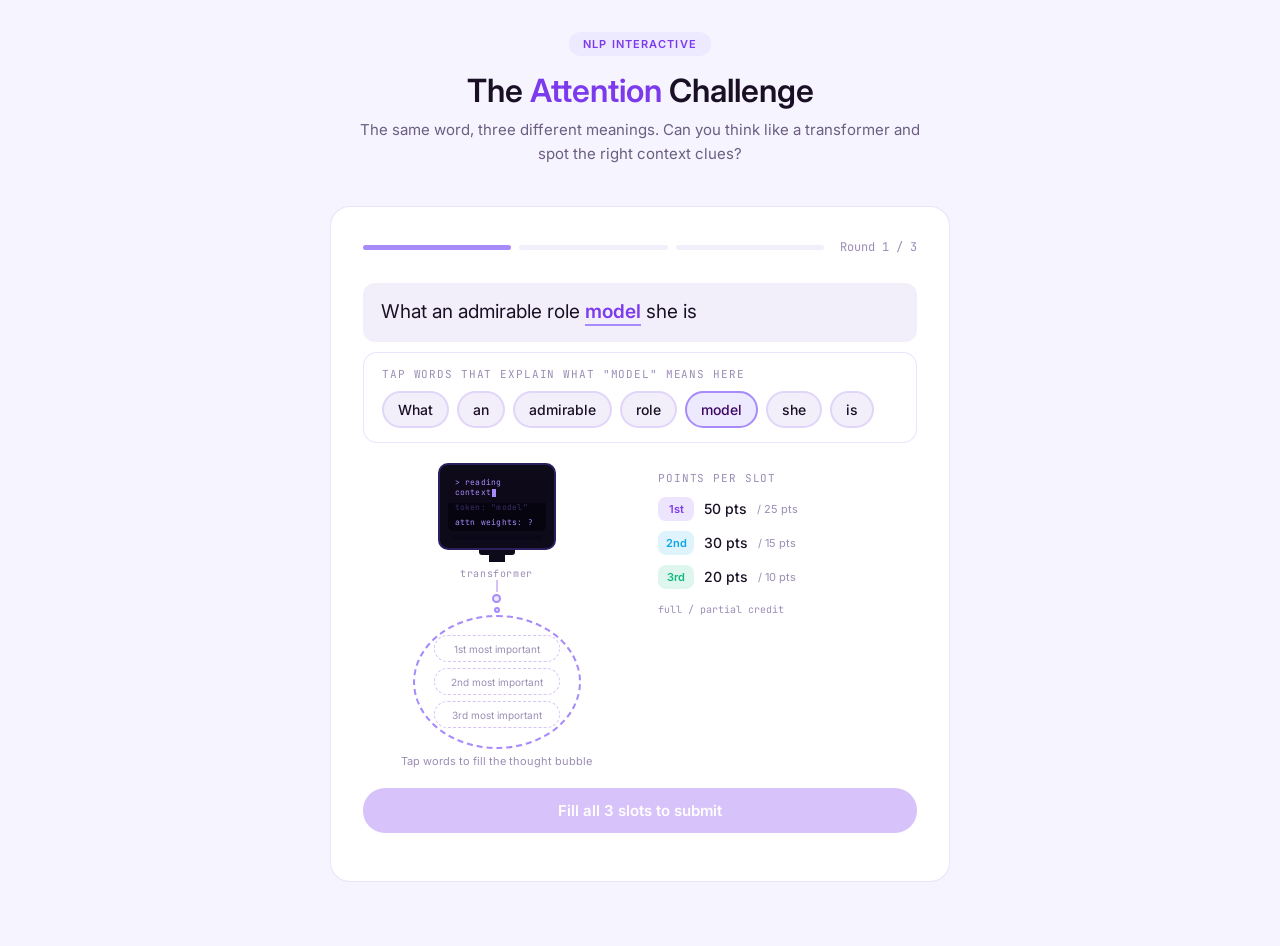
<file: nlp-demos/demos/attention.html>
<!DOCTYPE html>
<html lang="en">
<head>
<meta charset="UTF-8">
<meta name="viewport" content="width=device-width, initial-scale=1.0">
<title>Attention Challenge — Think Like a Transformer</title>
<link href="https://fonts.googleapis.com/css2?family=Inter:wght@400;500;600;700&family=JetBrains+Mono:wght@400;500;700&display=swap" rel="stylesheet">
<style>
  *, *::before, *::after { box-sizing: border-box; margin: 0; padding: 0; }

  :root {
    --purple: #7C3AED;
    --purple-light: #A78BFA;
    --purple-pale: #EDE9FE;
    --purple-dark: #3B0764;
    --blue: #0EA5E9;
    --green: #10B981;
    --amber: #F59E0B;
    --red: #E24B4A;
    --bg: #f6f4fe;
    --surface: #ffffff;
    --surface2: #f2effb;
    --border: rgba(124,58,237,0.14);
    --border2: rgba(124,58,237,0.3);
    --text: #1a1025;
    --text2: #6B5E82;
    --text3: #9B8DB5;
    --monitor-bg: #0d0b1a;
    --monitor-border: #2d1f5e;
  }

  body {
    font-family: Inter, system-ui, sans-serif;
    background: var(--bg);
    color: var(--text);
    min-height: 100vh;
    display: flex;
    flex-direction: column;
    align-items: center;
    padding: 2rem 1rem 4rem;
  }

  header {
    text-align: center;
    margin-bottom: 2.5rem;
    max-width: 560px;
  }

  .header-badge {
    display: inline-block;
    background: var(--purple-pale);
    color: var(--purple);
    font-size: 11px;
    font-weight: 600;
    letter-spacing: .1em;
    text-transform: uppercase;
    padding: 5px 14px;
    border-radius: 20px;
    margin-bottom: 1rem;
  }

  header h1 {
    font-size: 32px;
    font-weight: 600;
    color: var(--text);
    line-height: 1.2;
    margin-bottom: 0.5rem;
  }

  header h1 span { color: var(--purple); }

  header p {
    font-size: 15px;
    color: var(--text2);
    line-height: 1.6;
  }

  .game-card {
    background: var(--surface);
    border-radius: 20px;
    border: 1px solid var(--border);
    padding: 2rem;
    width: 100%;
    max-width: 620px;
  }

  /* Progress */
  .pip-row {
    display: flex;
    gap: 8px;
    align-items: center;
    margin-bottom: 1.75rem;
  }
  .pip {
    flex: 1;
    height: 5px;
    border-radius: 3px;
    background: var(--surface2);
    transition: background .4s;
  }
  .pip.done { background: var(--purple); }
  .pip.active { background: var(--purple-light); }
  .pip-label {
    font-size: 12px;
    color: var(--text3);
    margin-left: 8px;
    font-family: 'JetBrains Mono', ui-monospace, monospace;
    white-space: nowrap;
  }

  /* Full sentence */
  .full-sentence {
    background: var(--surface2);
    border-radius: 12px;
    padding: 14px 18px;
    margin-bottom: 10px;
    font-size: 19px;
    line-height: 1.6;
    color: var(--text);
  }
  .full-sentence .tgt {
    color: var(--purple);
    font-weight: 600;
    border-bottom: 2px solid var(--purple-light);
    padding-bottom: 1px;
  }

  /* Word chips */
  .word-card {
    background: var(--surface);
    border: 1px solid var(--border);
    border-radius: 14px;
    padding: 14px 18px;
    margin-bottom: 1.25rem;
  }
  .word-card-meta {
    font-size: 11px;
    color: var(--text3);
    text-transform: uppercase;
    letter-spacing: .08em;
    margin-bottom: 10px;
    font-family: 'JetBrains Mono', ui-monospace, monospace;
  }
  .words-row {
    display: flex;
    flex-wrap: wrap;
    gap: 8px;
  }
  .word-chip {
    padding: 8px 14px;
    border-radius: 20px;
    font-size: 14px;
    font-weight: 500;
    cursor: pointer;
    border: 2px solid var(--border);
    background: var(--surface2);
    color: var(--text);
    transition: all .18s;
    user-select: none;
    font-family: Inter, system-ui, sans-serif;
  }
  .word-chip:hover { border-color: var(--purple-light); transform: translateY(-2px); }
  .word-chip.target { background: var(--purple-pale); color: var(--purple-dark); border-color: var(--purple-light); cursor: default; }
  .word-chip.selected { background: var(--purple); color: #fff; border-color: var(--purple); transform: translateY(-2px); }
  .word-chip.disabled { opacity: .35; cursor: not-allowed; transform: none; pointer-events: none; }

  /* Middle layout */
  .middle-row {
    display: grid;
    grid-template-columns: 1fr 1fr;
    gap: 20px;
    margin-bottom: 1.25rem;
    align-items: start;
  }

  /* Computer */
  .computer-wrap {
    display: flex;
    flex-direction: column;
    align-items: center;
  }
  .monitor {
    width: 118px;
    background: var(--monitor-bg);
    border-radius: 10px;
    padding: 8px;
    border: 2px solid var(--monitor-border);
  }
  .monitor-screen {
    background: #06040f;
    border-radius: 5px;
    padding: 8px 7px;
    height: 58px;
    position: relative;
    overflow: hidden;
    display: flex;
    flex-direction: column;
    justify-content: center;
    gap: 5px;
  }
  .scanline {
    position: absolute;
    top: 0; left: 0; right: 0;
    height: 30px;
    background: rgba(167,139,250,0.04);
    animation: scanline 3s linear infinite;
    pointer-events: none;
  }
  .sline {
    font-size: 8px;
    font-family: 'JetBrains Mono', ui-monospace, monospace;
    color: #3d2d6b;
    letter-spacing: .03em;
    position: relative;
    z-index: 1;
  }
  .sline.bright { color: #A78BFA; }
  .cursor {
    display: inline-block;
    width: 4px;
    height: 8px;
    background: var(--purple-light);
    animation: blink 1s step-end infinite;
    vertical-align: middle;
    margin-left: 1px;
  }
  .monitor-chin { height: 5px; background: #0a0818; border-radius: 0 0 4px 4px; margin: 4px 4px 0; }
  .monitor-base { width: 36px; height: 5px; background: var(--monitor-bg); border-radius: 0 0 3px 3px; margin: 0 auto; }
  .monitor-stand { width: 16px; height: 7px; background: var(--monitor-bg); margin: 0 auto; }
  .monitor-label {
    font-size: 10px;
    color: var(--text3);
    margin-top: 5px;
    text-align: center;
    font-family: 'JetBrains Mono', ui-monospace, monospace;
    letter-spacing: .06em;
  }

  /* Bubble connector */
  .bubble-conn { width: 2px; height: 12px; background: var(--border2); margin: 0 auto; }
  .bubble-dot { border-radius: 50%; background: var(--purple-pale); border: 2px solid var(--purple-light); margin: 2px auto; }

  /* Thought bubble */
  .bubble {
    background: var(--surface);
    border: 2px dashed var(--purple-light);
    border-radius: 50%;
    width: 168px;
    height: 134px;
    display: flex;
    flex-direction: column;
    align-items: center;
    justify-content: center;
    gap: 6px;
    padding: 12px;
    animation: float 3s ease-in-out infinite;
    transition: border-color .3s, border-style .3s;
  }
  .bubble.full { border-style: solid; border-color: var(--purple); animation: glowbubble 1.5s ease-in-out infinite; }
  .bubble-slot {
    width: 126px;
    height: 27px;
    border-radius: 14px;
    border: 1.5px dashed rgba(124,58,237,0.3);
    display: flex;
    align-items: center;
    justify-content: center;
    font-size: 10px;
    color: var(--text3);
    transition: all .2s;
    cursor: default;
  }
  .bubble-slot.filled {
    background: var(--purple);
    border-color: var(--purple);
    color: #fff;
    font-size: 13px;
    font-weight: 500;
    cursor: pointer;
    animation: popIn .2s ease;
  }
  .bubble-slot.filled:hover { background: #6D28D9; }
  .rank-badge { font-size: 9px; font-weight: 600; margin-right: 4px; opacity: .8; }
  .bubble-hint { font-size: 11px; color: var(--text3); margin-top: 5px; text-align: center; }

  /* Scoring strip */
  .scoring-strip { display: flex; flex-direction: column; justify-content: center; gap: 10px; padding: 8px; }
  .scoring-title { font-size: 11px; color: var(--text3); text-transform: uppercase; letter-spacing: .08em; font-family: 'JetBrains Mono', ui-monospace, monospace; margin-bottom: 2px; }
  .score-row { display: flex; align-items: center; gap: 10px; }
  .srank {
    width: 36px; height: 24px; border-radius: 8px;
    display: flex; align-items: center; justify-content: center;
    font-size: 11px; font-weight: 600;
  }
  .spts { font-size: 14px; font-weight: 500; color: var(--text); }
  .spts-sub { font-size: 11px; color: var(--text3); }
  .scoring-footnote { font-size: 10px; color: var(--text3); margin-top: 4px; font-family: 'JetBrains Mono', ui-monospace, monospace; }

  /* Submit button */
  .submit-btn {
    width: 100%;
    padding: 13px;
    border-radius: 22px;
    font-size: 15px;
    font-weight: 600;
    cursor: pointer;
    border: none;
    background: var(--purple);
    color: #fff;
    transition: all .15s;
    margin-bottom: 1rem;
    font-family: Inter, system-ui, sans-serif;
  }
  .submit-btn:hover { background: #6D28D9; transform: translateY(-1px); }
  .submit-btn:disabled { opacity: .3; cursor: not-allowed; transform: none; }

  /* Reveal panel */
  .reveal-panel {
    background: var(--surface);
    border: 1px solid var(--border);
    border-radius: 14px;
    padding: 16px 18px;
    animation: fadeUp .35s ease;
    margin-bottom: 1rem;
  }
  .reveal-title { font-size: 13px; font-weight: 500; color: var(--text2); margin-bottom: 12px; }
  .compare-grid { display: grid; grid-template-columns: 1fr 1fr; gap: 16px; }
  .col-title { font-size: 11px; text-transform: uppercase; letter-spacing: .08em; font-family: 'JetBrains Mono', ui-monospace, monospace; margin-bottom: 8px; }
  .cmp-item { display: flex; align-items: center; gap: 8px; margin: 6px 0; }
  .crank { width: 20px; height: 20px; border-radius: 50%; display: flex; align-items: center; justify-content: center; font-size: 10px; font-weight: 600; flex-shrink: 0; }
  .cword { font-size: 14px; font-weight: 500; color: var(--text); }
  .cpts { font-size: 11px; margin-left: auto; font-weight: 600; }

  .score-bar-row { display: flex; align-items: center; gap: 10px; margin-top: 12px; padding-top: 12px; border-top: 1px solid var(--border); }
  .sb-label { font-size: 12px; color: var(--text2); width: 80px; }
  .sb-track { flex: 1; height: 12px; background: var(--surface2); border-radius: 6px; overflow: hidden; }
  .sb-fill { height: 100%; border-radius: 6px; animation: revealBar .6s ease; }
  .sb-num { font-size: 13px; font-weight: 600; width: 44px; text-align: right; }

  .insight-box {
    background: var(--purple-pale);
    border-radius: 10px;
    padding: 11px 14px;
    font-size: 13px;
    color: var(--purple-dark);
    line-height: 1.65;
    margin-top: 10px;
  }
  .insight-why { font-size: 11px; opacity: .75; margin-top: 4px; display: block; }

  .next-btn {
    width: 100%;
    padding: 12px;
    border-radius: 22px;
    font-size: 14px;
    font-weight: 600;
    cursor: pointer;
    border: 2px solid var(--purple);
    background: transparent;
    color: var(--purple);
    transition: all .15s;
    font-family: Inter, system-ui, sans-serif;
  }
  .next-btn:hover { background: var(--purple-pale); }

  /* Final screen */
  .final-screen { text-align: center; padding: 1rem 0; animation: fadeUp .4s ease; }
  .final-total-label { font-size: 13px; color: var(--text2); margin-bottom: 4px; }
  .final-score { font-size: 56px; font-weight: 600; color: var(--purple); line-height: 1; margin: 4px 0; }
  .final-denom { font-size: 24px; color: var(--text3); font-weight: 400; }
  .final-grade { font-size: 20px; font-weight: 500; margin: 8px 0 1.5rem; }
  .breakdown-grid { display: grid; grid-template-columns: repeat(3,1fr); gap: 10px; margin: 0 0 1.25rem; }
  .bk-card { background: var(--surface2); border-radius: 12px; padding: 12px 8px; text-align: center; }
  .bk-num { font-size: 22px; font-weight: 600; color: var(--purple); }
  .bk-label { font-size: 11px; color: var(--text3); margin-top: 3px; font-family: 'JetBrains Mono', ui-monospace, monospace; }
  .final-lesson { font-size: 14px; color: var(--text2); line-height: 1.65; max-width: 420px; margin: 0 auto 1.5rem; }
  .replay-btn {
    padding: 12px 32px;
    border-radius: 22px;
    font-size: 14px;
    font-weight: 600;
    cursor: pointer;
    border: 2px solid var(--purple);
    background: var(--purple);
    color: #fff;
    transition: all .15s;
    font-family: Inter, system-ui, sans-serif;
  }
  .replay-btn:hover { background: #6D28D9; }

  /* Animations */
  @keyframes popIn { 0%{transform:scale(0.6);opacity:0} 70%{transform:scale(1.1)} 100%{transform:scale(1);opacity:1} }
  @keyframes fadeUp { from{opacity:0;transform:translateY(10px)} to{opacity:1;transform:translateY(0)} }
  @keyframes float { 0%,100%{transform:translateY(0)} 50%{transform:translateY(-5px)} }
  @keyframes revealBar { from{width:0} }
  @keyframes shake { 0%,100%{transform:translateX(0)} 25%{transform:translateX(-6px)} 75%{transform:translateX(6px)} }
  @keyframes glowbubble { 0%,100%{border-color:#A78BFA} 50%{border-color:#7C3AED} }
  @keyframes blink { 0%,100%{opacity:1} 45%,55%{opacity:0} }
  @keyframes scanline { 0%{transform:translateY(-100%)} 100%{transform:translateY(600%)} }
</style>
</head>
<body>

<header>
  <div class="header-badge">NLP Interactive</div>
  <h1>The <span>Attention</span> Challenge</h1>
  <p>The same word, three different meanings. Can you think like a transformer and spot the right context clues?</p>
</header>

<div class="game-card">
  <div class="pip-row" id="pip-row"></div>
  <div id="main-content"></div>
</div>

<script>
const ROUNDS = [
  {
    sentence: ["What","an","admirable","role","model","she","is"],
    target: "model",
    answer: [
      {word:"admirable", pts:50, why:"signals something praiseworthy — a role model is someone to look up to"},
      {word:"role",       pts:30, why:"\"role model\" is the key compound phrase here"},
      {word:"she",        pts:20, why:"confirms this is a person, not a concept or object"}
    ],
    insight: "\"admirable\" + \"role\" together lock in the meaning of model as a person to emulate."
  },
  {
    sentence: ["I","learned","a","lot","about","this","machine","learning","model"],
    target: "model",
    answer: [
      {word:"machine",  pts:50, why:"\"machine learning\" is the technical domain — model means algorithm here"},
      {word:"learning", pts:30, why:"together with \"machine\", signals an AI/statistical context"},
      {word:"learned",  pts:20, why:"study context reinforces a technical/academic meaning"}
    ],
    insight: "\"machine\" + \"learning\" instantly tell a transformer this is an AI model, not a person."
  },
  {
    sentence: ["The","fashion","model","walked","down","the","runway"],
    target: "model",
    answer: [
      {word:"fashion", pts:50, why:"\"fashion\" is the single strongest signal — it defines the entire domain"},
      {word:"runway",  pts:30, why:"runways belong to fashion shows, cementing the meaning"},
      {word:"walked",  pts:20, why:"models walk — action verb consistent with the fashion world"}
    ],
    insight: "\"fashion\" alone nearly decides it, and \"runway\" seals the deal. Same word, completely different meaning!"
  }
];

const RANK_COLORS = ["#7C3AED","#0EA5E9","#10B981"];
const RANK_LABELS = ["1st","2nd","3rd"];
const RANK_PTS    = [50, 30, 20];

let round = 0, selections = [], roundScores = [], revealed = false;

function buildPips() {
  document.getElementById('pip-row').innerHTML =
    ROUNDS.map((_,i) => `<div class="pip ${i<round?'done':i===round?'active':''}"></div>`).join('') +
    `<span class="pip-label">Round ${round+1} / ${ROUNDS.length}</span>`;
}

function selectable(r) { return r.sentence.filter(w => w !== r.target); }

function fullSentenceHTML(r) {
  return r.sentence.map(w => w === r.target ? `<span class="tgt">${w}</span>` : w).join(' ');
}

function monitorHTML() {
  return `<div class="computer-wrap">
    <div class="monitor">
      <div class="monitor-screen">
        <div class="scanline"></div>
        <div class="sline bright">&gt; reading context<span class="cursor"></span></div>
        <div class="sline">token: "model"</div>
        <div class="sline bright">attn weights: ?</div>
      </div>
      <div class="monitor-chin"></div>
    </div>
    <div class="monitor-base"></div>
    <div class="monitor-stand"></div>
    <div class="monitor-label">transformer</div>
    <div class="bubble-conn"></div>
    <div class="bubble-dot" style="width:9px;height:9px;"></div>
    <div class="bubble-dot" style="width:6px;height:6px;"></div>
  </div>`;
}

function renderRound() {
  revealed = false; selections = [];
  const r = ROUNDS[round];
  const wordsHtml = r.sentence.map(w =>
    w === r.target
      ? `<span class="word-chip target">${w}</span>`
      : `<span class="word-chip" id="sw-${w}" onclick="toggleWord('${w}')">${w}</span>`
  ).join('');

  document.getElementById('main-content').innerHTML = `
    <div class="full-sentence">${fullSentenceHTML(r)}</div>
    <div class="word-card">
      <div class="word-card-meta">Tap words that explain what "model" means here</div>
      <div class="words-row">${wordsHtml}</div>
    </div>
    <div class="middle-row">
      <div style="display:flex;flex-direction:column;align-items:center;">
        ${monitorHTML()}
        <div class="bubble" id="thought-bubble">
          <div class="bubble-slot" id="slot-0" onclick="removeWord(0)"><span>1st most important</span></div>
          <div class="bubble-slot" id="slot-1" onclick="removeWord(1)"><span>2nd most important</span></div>
          <div class="bubble-slot" id="slot-2" onclick="removeWord(2)"><span>3rd most important</span></div>
        </div>
        <p class="bubble-hint">Tap words to fill the thought bubble</p>
      </div>
      <div class="scoring-strip">
        <div class="scoring-title">Points per slot</div>
        ${RANK_LABELS.map((l,i) => `
          <div class="score-row">
            <div class="srank" style="background:${RANK_COLORS[i]}22;color:${RANK_COLORS[i]};">${l}</div>
            <span class="spts">${RANK_PTS[i]} pts</span>
            <span class="spts-sub">/ ${Math.round(RANK_PTS[i]/2)} pts</span>
          </div>`).join('')}
        <div class="scoring-footnote">full / partial credit</div>
      </div>
    </div>
    <button class="submit-btn" id="submit-btn" onclick="submitRound()" disabled>Fill all 3 slots to submit</button>
    <div id="reveal-area"></div>
  `;
}

function toggleWord(w) {
  if (revealed) return;
  const idx = selections.indexOf(w);
  if (idx > -1) selections.splice(idx, 1);
  else {
    if (selections.length >= 3) { shakeBubble(); return; }
    selections.push(w);
  }
  updateStates(); updateBubble();
}

function removeWord(i) {
  if (revealed || selections[i] === undefined) return;
  selections.splice(i, 1);
  updateStates(); updateBubble();
}

function shakeBubble() {
  const b = document.getElementById('thought-bubble');
  b.style.animation = 'shake .3s ease';
  setTimeout(() => { b.style.animation = 'float 3s ease-in-out infinite'; }, 350);
}

function updateStates() {
  selectable(ROUNDS[round]).forEach(w => {
    const el = document.getElementById(`sw-${w}`);
    if (el) el.className = 'word-chip' + (selections.includes(w) ? ' selected' : '');
  });
  const btn = document.getElementById('submit-btn');
  if (btn) {
    btn.disabled = selections.length < 3;
    btn.textContent = selections.length < 3
      ? `Fill all 3 slots to submit (${selections.length}/3)`
      : 'Submit my attention';
  }
}

function updateBubble() {
  [0,1,2].forEach(i => {
    const slot = document.getElementById(`slot-${i}`);
    if (!slot) return;
    if (selections[i]) {
      slot.className = 'bubble-slot filled';
      slot.innerHTML = `<span class="rank-badge">${RANK_LABELS[i]}</span>${selections[i]}`;
    } else {
      slot.className = 'bubble-slot';
      slot.innerHTML = `<span>${i===0?'1st':i===1?'2nd':'3rd'} most important</span>`;
    }
  });
  const b = document.getElementById('thought-bubble');
  if (b) b.className = 'bubble' + (selections.length === 3 ? ' full' : '');
}

function calcScore() {
  const r = ROUNDS[round];
  const itemScores = r.answer.map((ans, ci) => {
    const si = selections.indexOf(ans.word);
    if (si === -1) return {word:ans.word, pts:ans.pts, earned:0, status:'miss'};
    if (si === ci)  return {word:ans.word, pts:ans.pts, earned:ans.pts, status:'perfect'};
    return {word:ans.word, pts:ans.pts, earned:Math.round(ans.pts/2), status:'partial'};
  });
  return { total: itemScores.reduce((a,s) => a+s.earned, 0), itemScores };
}

function submitRound() {
  revealed = true;
  selectable(ROUNDS[round]).forEach(w => {
    const el = document.getElementById(`sw-${w}`);
    if (el) el.classList.add('disabled');
  });
  document.getElementById('submit-btn').style.display = 'none';

  const { total, itemScores } = calcScore();
  roundScores.push(total);
  const r = ROUNDS[round];
  const isLast = round === ROUNDS.length - 1;
  const barColor = total >= 70 ? '#10B981' : total >= 40 ? '#F59E0B' : '#E24B4A';

  const studentCol = selections.map((w,i) => {
    const match = itemScores.find(s => s.word === w);
    const earned = match ? match.earned : 0;
    const status = match ? match.status : 'miss';
    const col = status==='perfect'?'#10B981':status==='partial'?'#F59E0B':'#E24B4A';
    return `<div class="cmp-item">
      <div class="crank" style="background:${RANK_COLORS[i]}22;color:${RANK_COLORS[i]};">${RANK_LABELS[i]}</div>
      <span class="cword">${w}</span>
      <span class="cpts" style="color:${col};">+${earned}</span>
    </div>`;
  }).join('');

  const txCol = r.answer.map((ans,i) =>
    `<div class="cmp-item">
      <div class="crank" style="background:${RANK_COLORS[i]}22;color:${RANK_COLORS[i]};">${RANK_LABELS[i]}</div>
      <span class="cword">${ans.word}</span>
      <span style="font-size:11px;color:var(--text3);margin-left:auto;">${ans.pts}pts</span>
    </div>`
  ).join('');

  document.getElementById('reveal-area').innerHTML = `
    <div class="reveal-panel">
      <div class="reveal-title">Round ${round+1} — ${total}/100 pts</div>
      <div class="compare-grid">
        <div><div class="col-title" style="color:#7C3AED;">Your attention</div>${studentCol}</div>
        <div><div class="col-title" style="color:#0EA5E9;">Transformer's attention</div>${txCol}</div>
      </div>
      <div class="score-bar-row">
        <span class="sb-label">Your score</span>
        <div class="sb-track"><div class="sb-fill" style="width:${total}%;background:${barColor};"></div></div>
        <span class="sb-num" style="color:${barColor};">${total}%</span>
      </div>
      <div class="insight-box">
        ${r.insight}
        <span class="insight-why">Why the top pick: ${r.answer[0].why}</span>
      </div>
    </div>
    <button class="next-btn" onclick="${isLast?'showFinal()':'nextRound()'}">${isLast?'See my final score →':'Next round →'}</button>
  `;
}

function nextRound() { round++; buildPips(); renderRound(); }

function showFinal() {
  const total = roundScores.reduce((a,b) => a+b, 0);
  const pct   = Math.round(total/300*100);
  const grade = pct>=90?'S':pct>=75?'A':pct>=60?'B':pct>=45?'C':'D';
  const gradeColor = pct>=75?'#10B981':pct>=50?'#F59E0B':'#E24B4A';
  const gradeMsg = pct>=90?'You think like a transformer!':pct>=75?'Sharp attention — nice work!':pct>=60?'Solid! Context is clicking.':pct>=45?'Getting there — context is tricky!':'Keep practicing — it clicks!';
  const best = roundScores.indexOf(Math.max(...roundScores));
  const roundNames = ["Role model","ML model","Fashion model"];

  document.getElementById('pip-row').innerHTML =
    ROUNDS.map(() => `<div class="pip done"></div>`).join('') +
    `<span class="pip-label">Complete!</span>`;

  document.getElementById('main-content').innerHTML = `
    <div class="final-screen">
      <div class="final-total-label">Total attention score</div>
      <div class="final-score">${total}<span class="final-denom">/300</span></div>
      <div class="final-grade" style="color:${gradeColor};">Grade ${grade} — ${gradeMsg}</div>
      <div class="breakdown-grid">
        ${roundScores.map((s,i) => `
          <div class="bk-card">
            <div class="bk-num">${s}</div>
            <div class="bk-label">${roundNames[i]}</div>
          </div>`).join('')}
      </div>
      <p class="final-lesson">
        "model" appeared in all 3 sentences — but the transformer paid attention to completely different words each time. <strong>Context is everything.</strong>
        That's the magic of the attention mechanism.
      </p>
      <button class="replay-btn" onclick="restartGame()">Play again</button>
    </div>
  `;
}

function restartGame() {
  round = 0; selections = []; roundScores = []; revealed = false;
  buildPips(); renderRound();
}

buildPips();
renderRound();
</script>
</body>
</html>
</file>
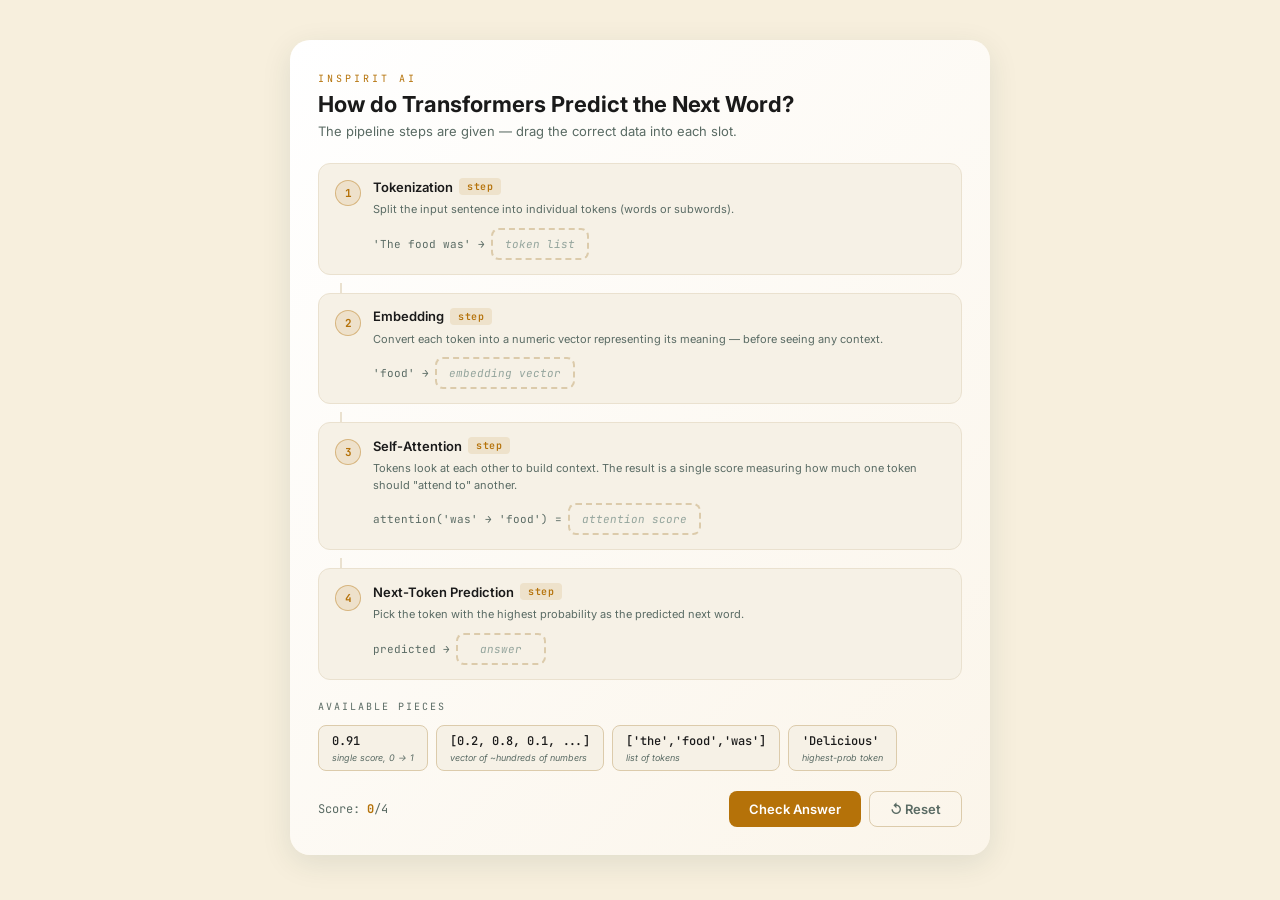
<file: nlp-demos/demos/labeler.html>
<!DOCTYPE html>
<html lang="en">
<head>
<meta charset="UTF-8">
<meta name="viewport" content="width=device-width, initial-scale=1.0">
<title>How do Transformers Predict the Next Word?</title>
<link href="https://fonts.googleapis.com/css2?family=Inter:wght@400;500;600;700&family=JetBrains+Mono:wght@400;500;700&display=swap" rel="stylesheet">
<style>
  *, *::before, *::after { box-sizing: border-box; margin: 0; padding: 0; }

  :root {
    --navy: #ffffff;
    --navy2: #fbf5ea;
    --yellow: #b57209;
    --white: #1a1a1a;
    --grey: #5a6b64;
    --green: #22a06b;
    --red: #d1435b;
  }

  body {
    font-family: Inter, system-ui, sans-serif;
    background: #f7efdd;
    min-height: 100vh;
    display: flex;
    align-items: flex-start;
    justify-content: center;
    padding: 40px 16px;
  }

  .gw {
    width: 100%;
    max-width: 700px;
    background: linear-gradient(135deg, var(--navy) 0%, var(--navy2) 100%);
    border-radius: 20px;
    padding: 32px 28px 28px;
    color: var(--white);
    box-shadow: 0 8px 30px rgba(18,58,52,0.10);
  }

  .eyebrow {
    font-family: 'JetBrains Mono', ui-monospace, monospace;
    font-size: 10px;
    letter-spacing: 3px;
    text-transform: uppercase;
    color: var(--yellow);
    margin-bottom: 6px;
  }

  h1 {
    font-size: 22px;
    font-weight: 700;
    margin-bottom: 6px;
    line-height: 1.2;
  }

  .subtitle {
    font-size: 13px;
    color: var(--grey);
    margin-bottom: 24px;
  }

  .step-inner {
    display: flex;
    align-items: flex-start;
    gap: 12px;
    background: #f6f1e6;
    border: 1px solid #eae1cf;
    border-radius: 12px;
    padding: 14px 16px;
    margin-bottom: 8px;
  }

  .step-num {
    width: 26px;
    height: 26px;
    border-radius: 50%;
    background: rgba(181,114,9,0.12);
    border: 1.5px solid rgba(181,114,9,0.4);
    font-family: 'JetBrains Mono', ui-monospace, monospace;
    font-size: 11px;
    font-weight: 700;
    color: var(--yellow);
    display: flex;
    align-items: center;
    justify-content: center;
    flex-shrink: 0;
    margin-top: 2px;
  }

  .step-content { flex: 1; min-width: 0; }

  .step-label {
    font-size: 13px;
    font-weight: 600;
    color: var(--white);
    margin-bottom: 6px;
    display: flex;
    align-items: center;
    gap: 6px;
  }

  .tag {
    font-size: 10px;
    padding: 2px 8px;
    border-radius: 4px;
    background: rgba(181,114,9,0.12);
    color: var(--yellow);
    font-family: 'JetBrains Mono', ui-monospace, monospace;
    letter-spacing: 0.5px;
  }

  .step-desc {
    font-size: 11px;
    color: var(--grey);
    margin-bottom: 10px;
    line-height: 1.5;
  }

  .drop-row {
    display: flex;
    flex-wrap: wrap;
    gap: 6px;
    align-items: center;
  }

  .lbl {
    font-size: 11px;
    color: var(--grey);
    font-family: 'JetBrains Mono', ui-monospace, monospace;
    white-space: nowrap;
  }

  .drop-slot {
    min-width: 90px;
    padding: 7px 12px;
    border-radius: 8px;
    border: 2px dashed #dccbab;
    background: #f6f1e6;
    font-size: 11px;
    color: #93a49c;
    font-style: italic;
    text-align: center;
    cursor: pointer;
    transition: all 0.2s;
    font-family: 'JetBrains Mono', ui-monospace, monospace;
    white-space: nowrap;
  }

  .drop-slot.drag-over {
    border-color: var(--yellow);
    background: rgba(181,114,9,0.10);
    color: var(--yellow);
  }

  .drop-slot.filled {
    border: 2px solid #dccbab;
    background: #ffffff;
    color: var(--white);
    font-style: normal;
  }

  .drop-slot.correct {
    border-color: var(--green);
    background: rgba(34,160,107,0.12);
    color: var(--green);
  }

  .drop-slot.wrong {
    border-color: var(--red);
    background: rgba(209,67,91,0.10);
    color: var(--red);
  }

  .connector {
    width: 2px;
    background: #eae1cf;
    margin: 0 auto 0 22px;
    height: 10px;
  }

  .pieces-section { margin-top: 20px; }

  .pieces-label {
    font-family: 'JetBrains Mono', ui-monospace, monospace;
    font-size: 10px;
    letter-spacing: 2px;
    text-transform: uppercase;
    color: var(--grey);
    margin-bottom: 12px;
  }

  .pieces { display: flex; flex-wrap: wrap; gap: 8px; }

  .piece {
    padding: 7px 13px;
    border-radius: 8px;
    font-size: 12px;
    font-weight: 500;
    cursor: grab;
    transition: all 0.18s;
    user-select: none;
    border: 1.5px solid #dccbab;
    background: #f6f1e6;
    color: var(--white);
    font-family: 'JetBrains Mono', ui-monospace, monospace;
  }

  .piece:hover {
    background: rgba(181,114,9,0.10);
    border-color: var(--yellow);
    color: var(--yellow);
    transform: translateY(-1px);
  }

  .piece.selected {
    background: rgba(181,114,9,0.14);
    border-color: var(--yellow);
    color: var(--yellow);
  }

  .piece.used {
    opacity: 0;
    pointer-events: none;
    height: 0;
    padding: 0;
    margin: 0;
    border: none;
    overflow: hidden;
  }

  .piece-hint {
    font-size: 9px;
    color: var(--grey);
    font-family: Inter, system-ui, sans-serif;
    margin-top: 3px;
    font-style: italic;
    display: block;
    font-weight: 400;
  }

  .piece.selected .piece-hint { color: rgba(181,114,9,0.75); }

  .footer {
    display: flex;
    align-items: center;
    justify-content: space-between;
    margin-top: 20px;
  }

  .score {
    font-family: 'JetBrains Mono', ui-monospace, monospace;
    font-size: 12px;
    color: var(--grey);
  }

  .score span { color: var(--yellow); font-weight: 700; }

  .btn-row { display: flex; gap: 8px; }

  .btn {
    padding: 9px 20px;
    border-radius: 8px;
    font-size: 13px;
    font-weight: 600;
    cursor: pointer;
    border: none;
    transition: all 0.18s;
    font-family: Inter, system-ui, sans-serif;
  }

  .btn-check { background: var(--yellow); color: var(--navy); }
  .btn-check:hover { background: #96600b; transform: translateY(-1px); }

  .btn-reset {
    background: transparent;
    color: var(--grey);
    border: 1.5px solid #dccbab;
  }
  .btn-reset:hover { color: var(--white); border-color: #93a49c; }

  .result-msg {
    padding: 10px 16px;
    border-radius: 8px;
    font-size: 13px;
    font-weight: 500;
    margin-top: 14px;
    display: none;
  }
  .result-msg.show { display: block; }
  .result-msg.success { background: rgba(34,160,107,0.10); border: 1px solid var(--green); color: var(--green); }
  .result-msg.fail    { background: rgba(209,67,91,0.08); border: 1px solid var(--red);   color: var(--red);   }
</style>
</head>
<body>

<div class="gw">
  <div class="eyebrow">Inspirit AI</div>
  <h1>How do Transformers Predict the Next Word?</h1>
  <p class="subtitle">The pipeline steps are given — drag the correct data into each slot.</p>

  <div class="step-inner">
    <div class="step-num">1</div>
    <div class="step-content">
      <div class="step-label">Tokenization <span class="tag">step</span></div>
      <div class="step-desc">Split the input sentence into individual tokens (words or subwords).</div>
      <div class="drop-row">
        <span class="lbl">'The food was' →</span>
        <div class="drop-slot" id="d0" ondragover="ov(event)" ondragleave="ol(event)" ondrop="dp(event,0)" onclick="hc(0)">token list</div>
      </div>
    </div>
  </div>
  <div class="connector"></div>

  <div class="step-inner">
    <div class="step-num">2</div>
    <div class="step-content">
      <div class="step-label">Embedding <span class="tag">step</span></div>
      <div class="step-desc">Convert each token into a numeric vector representing its meaning — before seeing any context.</div>
      <div class="drop-row">
        <span class="lbl">'food' →</span>
        <div class="drop-slot" id="d1" ondragover="ov(event)" ondragleave="ol(event)" ondrop="dp(event,1)" onclick="hc(1)">embedding vector</div>
      </div>
    </div>
  </div>
  <div class="connector"></div>

  <div class="step-inner">
    <div class="step-num">3</div>
    <div class="step-content">
      <div class="step-label">Self-Attention <span class="tag">step</span></div>
      <div class="step-desc">Tokens look at each other to build context. The result is a single score measuring how much one token should "attend to" another.</div>
      <div class="drop-row">
        <span class="lbl">attention('was' → 'food') =</span>
        <div class="drop-slot" id="d2" ondragover="ov(event)" ondragleave="ol(event)" ondrop="dp(event,2)" onclick="hc(2)">attention score</div>
      </div>
    </div>
  </div>
  <div class="connector"></div>

  <div class="step-inner">
    <div class="step-num">4</div>
    <div class="step-content">
      <div class="step-label">Next-Token Prediction <span class="tag">step</span></div>
      <div class="step-desc">Pick the token with the highest probability as the predicted next word.</div>
      <div class="drop-row">
        <span class="lbl">predicted →</span>
        <div class="drop-slot" id="d3" ondragover="ov(event)" ondragleave="ol(event)" ondrop="dp(event,3)" onclick="hc(3)">answer</div>
      </div>
    </div>
  </div>

  <div class="pieces-section">
    <div class="pieces-label">Available Pieces</div>
    <div class="pieces" id="pieces-container"></div>
  </div>

  <div id="rmsg" class="result-msg"></div>

  <div class="footer">
    <div class="score">Score: <span id="sv">0</span>/4</div>
    <div class="btn-row">
      <button class="btn btn-check" onclick="check()">Check Answer</button>
      <button class="btn btn-reset" onclick="reset()">↺ Reset</button>
    </div>
  </div>
</div>

<script>
  const PIECES = [
    { id: 'p0', label: "['the','food','was']",  hint: 'list of tokens' },
    { id: 'p1', label: '[0.2, 0.8, 0.1, ...]',  hint: 'vector of ~hundreds of numbers' },
    { id: 'p2', label: '0.91',                   hint: 'single score, 0 → 1' },
    { id: 'p3', label: "'Delicious'",             hint: 'highest-prob token' },
  ];

  const ANS = ['p0', 'p1', 'p2', 'p3'];
  const PH  = ['token list', 'embedding vector', 'attention score', 'answer'];

  let slots    = Array(4).fill(null);
  let dragging = null;
  let selected = null;

  function shuffle(arr) {
    const a = [...arr];
    for (let i = a.length - 1; i > 0; i--) {
      const j = Math.floor(Math.random() * (i + 1));
      [a[i], a[j]] = [a[j], a[i]];
    }
    return a;
  }

  function renderPieces() {
    const c = document.getElementById('pieces-container');
    c.innerHTML = '';
    shuffle(PIECES).forEach(p => {
      const el = document.createElement('div');
      el.className  = 'piece';
      el.draggable  = true;
      el.id         = p.id;
      el.innerHTML  = p.label + '<span class="piece-hint">' + p.hint + '</span>';
      el.addEventListener('dragstart', e => ds(e, p.id));
      el.addEventListener('click', () => sp(p.id));
      c.appendChild(el);
    });
  }

  function ds(e, id) {
    dragging = id;
    e.dataTransfer.setData('text', id);
  }

  function ov(e) { e.preventDefault(); e.currentTarget.classList.add('drag-over'); }
  function ol(e) { e.currentTarget.classList.remove('drag-over'); }

  function dp(e, si) {
    e.preventDefault();
    e.currentTarget.classList.remove('drag-over');
    const id = e.dataTransfer.getData('text') || dragging;
    if (id) place(id, si);
    dragging = null;
  }

  function sp(id) {
    if (selected && selected !== id) document.getElementById(selected).classList.remove('selected');
    if (selected === id) {
      document.getElementById(id).classList.remove('selected');
      selected = null;
    } else {
      document.getElementById(id).classList.add('selected');
      selected = id;
    }
  }

  function hc(si) {
    if (!selected) return;
    place(selected, si);
    document.getElementById(selected).classList.remove('selected');
    selected = null;
  }

  function place(pid, si) {
    const prev = slots.indexOf(pid);
    if (prev !== -1) {
      slots[prev] = null;
      const pd = document.getElementById('d' + prev);
      pd.className   = 'drop-slot';
      pd.textContent = PH[prev];
    }
    const old = slots[si];
    if (old) document.getElementById(old).classList.remove('used');
    slots[si] = pid;
    const d = document.getElementById('d' + si);
    d.textContent = PIECES.find(p => p.id === pid).label;
    d.className   = 'drop-slot filled';
    document.getElementById(pid).classList.add('used');
    document.getElementById('rmsg').className = 'result-msg';
  }

  function check() {
    let c = 0;
    for (let i = 0; i < 4; i++) {
      const d = document.getElementById('d' + i);
      if      (slots[i] === ANS[i]) { d.className = 'drop-slot correct'; c++; }
      else if (slots[i])            { d.className = 'drop-slot wrong'; }
    }
    document.getElementById('sv').textContent = c;
    const m = document.getElementById('rmsg');
    if (c === 4) {
      m.textContent = 'Perfect! You mapped the full transformer pipeline correctly.';
      m.className   = 'result-msg show success';
    } else {
      m.textContent = c + '/4 correct — red slots are wrong. Try swapping them!';
      m.className   = 'result-msg show fail';
    }
  }

  function reset() {
    slots = Array(4).fill(null);
    for (let i = 0; i < 4; i++) {
      const d = document.getElementById('d' + i);
      d.textContent = PH[i];
      d.className   = 'drop-slot';
    }
    renderPieces();
    document.getElementById('sv').textContent = '0';
    document.getElementById('rmsg').className = 'result-msg';
    selected = null;
  }

  renderPieces();
</script>
</body>
</html>
</file>
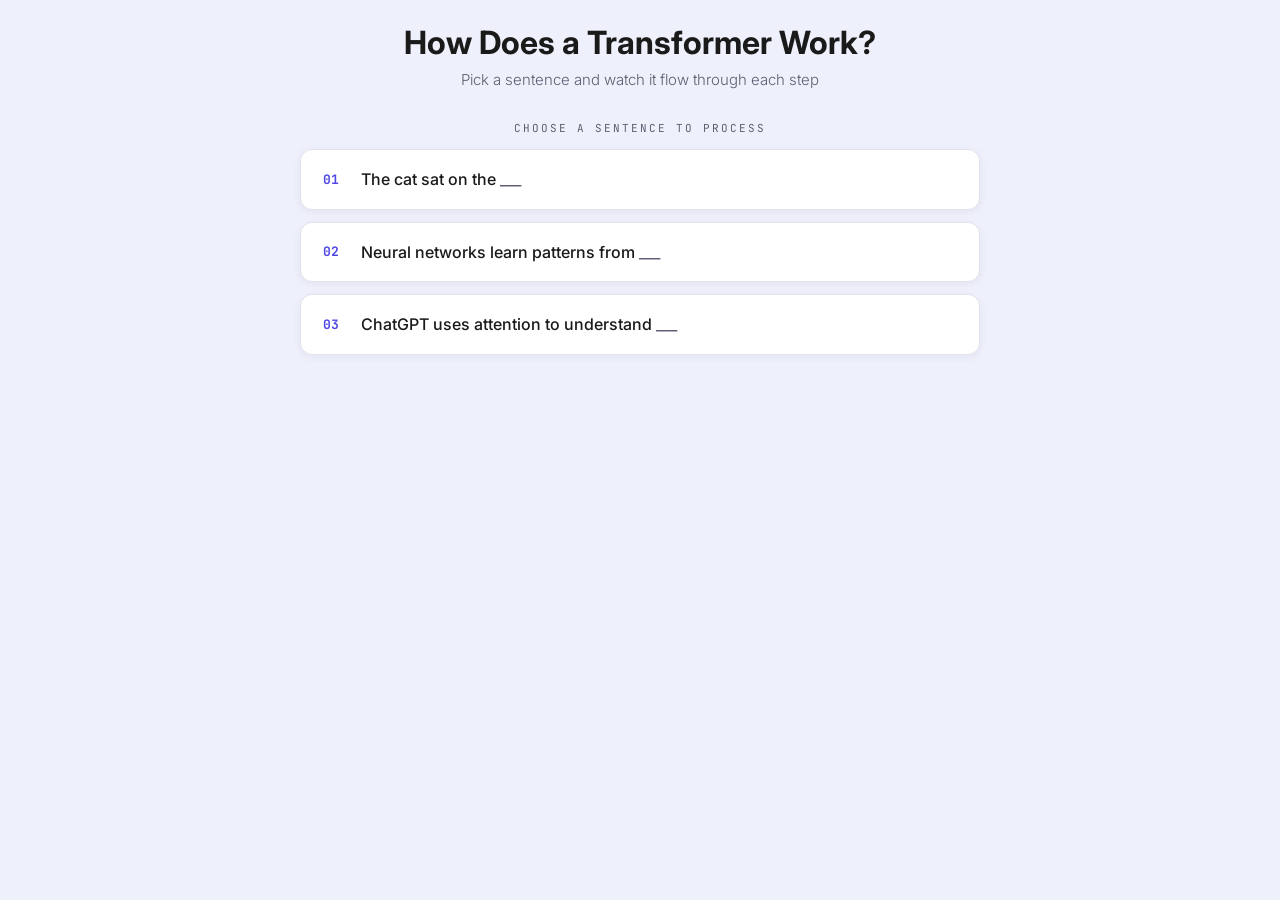
<file: nlp-demos/demos/walkthrough.html>
<!DOCTYPE html>
<html lang="en">
<head>
<meta charset="UTF-8">
<meta name="viewport" content="width=device-width, initial-scale=1.0">
<title>Transformer Walkthrough</title>
<link href="https://fonts.googleapis.com/css2?family=Inter:wght@400;500;600;700&family=JetBrains+Mono:wght@400;500;700&display=swap" rel="stylesheet">
<style>
  :root {
    /* Light "warm indigo" theme */
    --navy: #ffffff;          /* card / panel surface */
    --navy-dark: #eef0fb;     /* page background */
    --navy-light: #f3f2f9;    /* inset / secondary surface */
    --yellow: #4f46e5;        /* accent (indigo) */
    --white: #1a1a1a;         /* primary text (dark, for use on light surfaces) */
    --off-white: #1a1a1a;     /* body text on light surfaces */
    --grey: #5c5f72;          /* muted text */
    --light-grey: #cfd0e4;    /* stronger border */
    --border: #e2e2ee;        /* subtle border */
    --accent-text: #ffffff;   /* text on the indigo accent fill */
    --success: #2d8a4e;
    --token-colors: #FF6B6B, #4ECDC4, #FFE66D, #A29BFE, #FD79A8, #6C5CE7, #00B894, #E17055;
  }

  * { box-sizing: border-box; margin: 0; padding: 0; }

  body {
    font-family: Inter, system-ui, sans-serif;
    background: var(--navy-dark);
    color: var(--white);
    min-height: 100vh;
    display: flex;
    flex-direction: column;
    align-items: center;
    padding: 24px 16px 48px;
  }

  /* Header */
  .header {
    text-align: center;
    margin-bottom: 32px;
    animation: fadeDown 0.6s ease both;
  }
  .header .eyebrow {
    font-family: 'JetBrains Mono', ui-monospace, monospace;
    font-size: 11px;
    letter-spacing: 3px;
    text-transform: uppercase;
    color: var(--yellow);
    margin-bottom: 8px;
  }
  .header h1 {
    font-size: clamp(22px, 4vw, 32px);
    font-weight: 700;
    color: var(--white);
    line-height: 1.2;
  }
  .header p {
    margin-top: 8px;
    color: var(--grey);
    font-size: 15px;
    font-weight: 300;
  }

  /* Sentence picker */
  #picker {
    width: 100%;
    max-width: 680px;
    animation: fadeUp 0.6s 0.2s ease both;
  }
  .pick-label {
    font-family: 'JetBrains Mono', ui-monospace, monospace;
    font-size: 11px;
    letter-spacing: 2px;
    text-transform: uppercase;
    color: var(--grey);
    margin-bottom: 14px;
    text-align: center;
  }
  .sentence-cards {
    display: flex;
    flex-direction: column;
    gap: 12px;
  }
  .sentence-card {
    background: #ffffff;
    border: 1.5px solid var(--border);
    border-radius: 12px;
    padding: 18px 22px;
    cursor: pointer;
    transition: all 0.2s ease;
    display: flex;
    align-items: center;
    gap: 14px;
    box-shadow: 0 2px 8px rgba(30,32,80,0.06);
  }
  .sentence-card:hover {
    background: rgba(79,70,229,0.06);
    border-color: var(--yellow);
    transform: translateX(4px);
  }
  .sentence-card .num {
    font-family: 'JetBrains Mono', ui-monospace, monospace;
    font-size: 13px;
    color: var(--yellow);
    font-weight: 700;
    flex-shrink: 0;
    width: 24px;
  }
  .sentence-card .text {
    font-size: 16px;
    font-weight: 500;
    color: var(--white);
    line-height: 1.4;
  }
  .sentence-card .text em {
    color: var(--grey);
    font-style: normal;
  }

  /* Main tool */
  #tool {
    width: 100%;
    max-width: 740px;
    display: none;
  }

  /* Step progress bar */
  .progress-bar {
    display: flex;
    align-items: center;
    gap: 0;
    margin-bottom: 28px;
    animation: fadeDown 0.4s ease both;
  }
  .step-pip {
    flex: 1;
    display: flex;
    flex-direction: column;
    align-items: center;
    gap: 6px;
    position: relative;
  }
  .step-pip:not(:last-child)::after {
    content: '';
    position: absolute;
    top: 14px;
    left: 50%;
    width: 100%;
    height: 2px;
    background: var(--border);
    z-index: 0;
    transition: background 0.4s;
  }
  .step-pip.done:not(:last-child)::after {
    background: var(--yellow);
  }
  .pip-circle {
    width: 28px;
    height: 28px;
    border-radius: 50%;
    border: 2px solid var(--light-grey);
    display: flex;
    align-items: center;
    justify-content: center;
    font-family: 'JetBrains Mono', ui-monospace, monospace;
    font-size: 11px;
    font-weight: 700;
    color: var(--grey);
    background: #ffffff;
    position: relative;
    z-index: 1;
    transition: all 0.3s ease;
  }
  .step-pip.active .pip-circle {
    border-color: var(--yellow);
    color: var(--yellow);
    box-shadow: 0 0 0 4px rgba(79,70,229,0.15);
  }
  .step-pip.done .pip-circle {
    background: var(--yellow);
    border-color: var(--yellow);
    color: var(--accent-text);
  }
  .pip-label {
    font-size: 10px;
    color: var(--grey);
    text-align: center;
    line-height: 1.2;
    font-weight: 500;
    letter-spacing: 0.3px;
  }
  .step-pip.active .pip-label { color: var(--yellow); }

  /* Sentence display */
  .sentence-display {
    font-family: 'JetBrains Mono', ui-monospace, monospace;
    font-size: 13px;
    color: var(--grey);
    margin-bottom: 20px;
    padding: 10px 16px;
    background: var(--navy-light);
    border-radius: 8px;
    border-left: 3px solid var(--yellow);
  }
  .sentence-display span { color: var(--white); font-weight: 700; }

  /* Card */
  .step-card {
    background: #ffffff;
    border: 1.5px solid var(--border);
    border-radius: 16px;
    padding: 28px 28px 24px;
    margin-bottom: 16px;
    min-height: 220px;
    position: relative;
    overflow: hidden;
    box-shadow: 0 8px 30px rgba(30,32,80,0.10);
  }
  .step-card::before {
    content: '';
    position: absolute;
    top: 0; left: 0; right: 0;
    height: 3px;
    background: linear-gradient(90deg, var(--yellow), transparent);
  }

  .step-header {
    display: flex;
    align-items: center;
    gap: 10px;
    margin-bottom: 20px;
  }
  .step-badge {
    font-family: 'JetBrains Mono', ui-monospace, monospace;
    font-size: 10px;
    background: var(--yellow);
    color: var(--accent-text);
    padding: 3px 10px;
    border-radius: 20px;
    font-weight: 700;
    letter-spacing: 1px;
    text-transform: uppercase;
    flex-shrink: 0;
  }
  .step-title {
    font-size: 17px;
    font-weight: 700;
    color: var(--white);
  }

  /* Step content areas */
  .step-content { min-height: 120px; }

  /* STEP 1 - Tokens */
  .tokens-row {
    display: flex;
    flex-wrap: wrap;
    gap: 10px;
    align-items: flex-start;
  }
  .token-chip {
    display: flex;
    flex-direction: column;
    align-items: center;
    gap: 5px;
    opacity: 0;
    transform: translateY(10px);
    animation: tokenPop 0.35s ease forwards;
  }
  .token-word {
    font-family: 'JetBrains Mono', ui-monospace, monospace;
    font-size: 14px;
    font-weight: 700;
    padding: 8px 14px;
    border-radius: 8px;
    color: #1a1a1a;
  }
  .token-id {
    font-family: 'JetBrains Mono', ui-monospace, monospace;
    font-size: 10px;
    color: var(--grey);
  }

  /* STEP 2 - Embeddings */
  .embeddings-grid {
    display: flex;
    flex-wrap: wrap;
    gap: 14px;
  }
  .embedding-item {
    opacity: 0;
    animation: fadeUp 0.4s ease forwards;
  }
  .embedding-label {
    font-family: 'JetBrains Mono', ui-monospace, monospace;
    font-size: 11px;
    margin-bottom: 6px;
    font-weight: 700;
  }
  .embedding-numbers {
    display: flex;
    gap: 3px;
  }
  .emb-num {
    font-family: 'JetBrains Mono', ui-monospace, monospace;
    font-size: 10px;
    padding: 4px 6px;
    border-radius: 4px;
    background: var(--navy-light);
    color: var(--off-white);
    transition: all 0.3s;
    min-width: 38px;
    text-align: center;
  }
  .emb-num.highlight {
    background: rgba(79,70,229,0.15);
    color: var(--yellow);
  }

  /* STEP 3 - Attention */
  .attention-container {
    width: 100%;
    overflow-x: auto;
  }
  .attention-row {
    display: flex;
    align-items: center;
    gap: 8px;
    margin-bottom: 10px;
    opacity: 0;
    animation: fadeIn 0.4s ease forwards;
  }
  .att-word {
    font-family: 'JetBrains Mono', ui-monospace, monospace;
    font-size: 12px;
    font-weight: 700;
    width: 90px;
    flex-shrink: 0;
    text-align: right;
    padding-right: 10px;
    border-right: 2px solid var(--border);
  }
  .att-bars {
    display: flex;
    gap: 8px;
    flex: 1;
    align-items: flex-end;
  }
  .att-bar-wrap {
    display: flex;
    flex-direction: column;
    align-items: center;
    justify-content: flex-end;
    gap: 4px;
    flex: 1;
  }
  .att-bar-val {
    font-family: 'JetBrains Mono', ui-monospace, monospace;
    font-size: 9px;
    font-weight: 700;
    color: var(--grey);
  }
  .att-bar-track {
    width: 100%;
    height: 64px;
    display: flex;
    align-items: flex-end;
  }
  .att-bar {
    width: 100%;
    height: 4px;
    border-radius: 5px 5px 3px 3px;
    min-height: 4px;
  }
  .att-bar-label {
    font-family: 'JetBrains Mono', ui-monospace, monospace;
    font-size: 9px;
    color: var(--grey);
    text-align: center;
    word-break: break-all;
    max-width: 56px;
  }

  /* STEP 4 - Prediction */
  .prediction-area {
    display: flex;
    flex-direction: column;
    gap: 16px;
  }
  .nn-visual {
    display: flex;
    align-items: center;
    justify-content: center;
    gap: 8px;
    padding: 16px 0;
  }
  .nn-layer {
    display: flex;
    flex-direction: column;
    gap: 5px;
    align-items: center;
  }
  .nn-node {
    width: 14px;
    height: 14px;
    border-radius: 50%;
    background: #e2e2ee;
    border: 1.5px solid #cfd0e4;
    transition: all 0.2s;
  }
  .nn-node.active {
    background: var(--yellow);
    border-color: var(--yellow);
    box-shadow: 0 0 8px rgba(79,70,229,0.5);
  }
  .nn-arrow {
    color: var(--grey);
    font-size: 20px;
    line-height: 1;
  }
  .prediction-word {
    text-align: center;
    opacity: 0;
    transform: scale(0.7);
    transition: all 0.5s cubic-bezier(0.34, 1.56, 0.64, 1);
  }
  .prediction-word.show {
    opacity: 1;
    transform: scale(1);
  }
  .pred-label {
    font-family: 'JetBrains Mono', ui-monospace, monospace;
    font-size: 11px;
    color: var(--grey);
    letter-spacing: 2px;
    text-transform: uppercase;
    margin-bottom: 8px;
  }
  .pred-word {
    font-family: 'JetBrains Mono', ui-monospace, monospace;
    font-size: 42px;
    font-weight: 700;
    color: var(--yellow);
    line-height: 1;
    margin-bottom: 10px;
  }
  .pred-reason {
    font-size: 14px;
    color: var(--grey);
    max-width: 420px;
    margin: 0 auto;
    line-height: 1.6;
  }
  .pred-reason strong { color: var(--white); }

  /* Prediction: probability distribution + sampling + autoregression */
  .pred-nn-cap {
    font-size: 13px;
    color: var(--grey);
    text-align: center;
    line-height: 1.5;
    margin: -2px 0 2px;
  }
  .pred-nn-cap em { color: var(--white); font-style: normal; font-weight: 600; }

  .pred-dist {
    display: flex;
    flex-direction: column;
    gap: 10px;
    background: var(--navy);
    border: 1px solid var(--border);
    border-radius: 12px;
    padding: 14px 16px;
  }
  .pred-dist__head {
    display: flex;
    align-items: center;
    justify-content: space-between;
    gap: 10px;
    flex-wrap: wrap;
  }
  .pred-dist__title { font-size: 13px; font-weight: 700; color: var(--white); }
  .pred-dist__modes {
    display: flex;
    gap: 3px;
    background: var(--navy-light);
    border-radius: 8px;
    padding: 3px;
  }
  .pred-mode {
    border: none;
    background: transparent;
    color: var(--grey);
    font-family: inherit;
    font-size: 12px;
    font-weight: 600;
    padding: 5px 11px;
    border-radius: 6px;
    cursor: pointer;
    transition: all 0.15s;
  }
  .pred-mode--active { background: var(--yellow); color: var(--accent-text); }

  .pred-dist__slider {
    display: flex;
    align-items: center;
    gap: 10px;
    font-size: 12px;
    color: var(--grey);
  }
  .pred-slider { flex: 1; max-width: 260px; accent-color: var(--yellow); }
  .pred-slider-label {
    font-family: 'JetBrains Mono', ui-monospace, monospace;
    font-weight: 700; color: var(--white);
  }
  .pred-slider-val {
    font-family: 'JetBrains Mono', ui-monospace, monospace;
    font-weight: 700; color: var(--yellow); min-width: 42px;
  }

  .pred-dist__rows { display: flex; flex-direction: column; gap: 5px; }
  .pred-row {
    display: grid;
    grid-template-columns: 92px 1fr 42px;
    align-items: center;
    gap: 10px;
    padding: 4px 8px;
    border-radius: 7px;
    transition: opacity 0.2s, background 0.2s;
  }
  .pred-row__word {
    font-family: 'JetBrains Mono', ui-monospace, monospace;
    font-size: 13px; font-weight: 600; color: var(--white);
    white-space: nowrap; overflow: hidden; text-overflow: ellipsis;
  }
  .pred-row__track {
    height: 16px; background: var(--navy-light);
    border-radius: 5px; overflow: hidden;
  }
  .pred-row__bar {
    display: block; height: 100%;
    background: var(--yellow); border-radius: 5px;
    transition: width 0.5s ease, background 0.2s;
  }
  .pred-row__pct {
    font-family: 'JetBrains Mono', ui-monospace, monospace;
    font-size: 12px; color: var(--grey); text-align: right;
  }
  .pred-row--kept { background: rgba(79,70,229,0.08); }
  .pred-row--out { opacity: 0.4; }
  .pred-row--out .pred-row__bar { background: var(--light-grey); }
  .pred-row--win .pred-row__word { color: var(--yellow); font-weight: 700; }

  .pred-dist__explain {
    font-size: 12.5px; color: var(--grey); line-height: 1.55;
    padding-top: 8px; border-top: 1px dashed var(--border);
  }
  .pred-dist__explain strong { color: var(--white); }

  .pred-autoreg {
    padding: 14px 16px;
    border-radius: 12px;
    background: var(--navy-light);
    border: 1px solid var(--border);
  }
  .pred-autoreg__title {
    font-size: 13px; font-weight: 700; color: var(--yellow); margin-bottom: 8px;
  }
  .pred-autoreg__flow {
    font-family: 'JetBrains Mono', ui-monospace, monospace;
    font-size: 14px; color: var(--white);
    background: var(--navy);
    border: 1px solid var(--border);
    border-radius: 8px;
    padding: 11px 12px;
    text-align: center;
  }
  .pred-ar-pick {
    color: var(--accent-text); background: var(--yellow);
    padding: 2px 8px; border-radius: 5px; font-weight: 700; margin: 0 2px;
  }
  .pred-ar-next { color: var(--grey); letter-spacing: 2px; }
  .pred-autoreg__caption {
    font-size: 12.5px; color: var(--grey); line-height: 1.55; margin-top: 8px;
  }
  .pred-autoreg__caption em { color: var(--white); font-style: normal; font-weight: 600; }

  /* Caption */
  .step-caption {
    background: rgba(79,70,229,0.06);
    border: 1px solid rgba(79,70,229,0.2);
    border-radius: 10px;
    padding: 12px 16px;
    font-size: 14px;
    color: var(--off-white);
    line-height: 1.5;
    margin-bottom: 16px;
  }
  .step-caption strong { color: var(--yellow); }

  /* Nav buttons */
  .nav-row {
    display: flex;
    justify-content: space-between;
    align-items: center;
    gap: 12px;
  }
  .btn {
    font-family: Inter, system-ui, sans-serif;
    font-size: 14px;
    font-weight: 600;
    padding: 12px 24px;
    border-radius: 10px;
    border: none;
    cursor: pointer;
    transition: all 0.2s ease;
    letter-spacing: 0.3px;
  }
  .btn-primary {
    background: var(--yellow);
    color: var(--accent-text);
    flex: 1;
    max-width: 200px;
  }
  .btn-primary:hover { background: #4338ca; transform: translateY(-1px); }
  .btn-secondary {
    background: transparent;
    color: var(--grey);
    border: 1.5px solid var(--light-grey);
  }
  .btn-secondary:hover { color: var(--white); border-color: var(--grey); }
  .btn:disabled { opacity: 0.3; cursor: not-allowed; transform: none; }

  .restart-btn {
    background: transparent;
    border: 1.5px solid var(--light-grey);
    color: var(--grey);
    font-size: 13px;
    padding: 10px 18px;
  }
  .restart-btn:hover { border-color: var(--grey); color: var(--white); }

  /* Animations */
  @keyframes fadeDown { from { opacity:0; transform:translateY(-12px); } to { opacity:1; transform:translateY(0); } }
  @keyframes fadeUp { from { opacity:0; transform:translateY(12px); } to { opacity:1; transform:translateY(0); } }
  @keyframes fadeIn { from { opacity:0; } to { opacity:1; } }
  @keyframes tokenPop { from { opacity:0; transform:translateY(10px) scale(0.9); } to { opacity:1; transform:translateY(0) scale(1); } }
  @keyframes pulse { 0%,100% { box-shadow: 0 0 0 0 rgba(79,70,229,0.4); } 50% { box-shadow: 0 0 0 8px rgba(79,70,229,0); } }

  .pulsing { animation: pulse 1.2s ease infinite; }
</style>
</head>
<body>

<div class="header">
  <h1>How Does a Transformer Work?</h1>
  <p>Pick a sentence and watch it flow through each step</p>
</div>

<!-- Sentence picker -->
<div id="picker">
  <div class="pick-label">Choose a sentence to process</div>
  <div class="sentence-cards">
    <div class="sentence-card" onclick="selectSentence(0)">
      <span class="num">01</span>
      <span class="text">The cat sat on the <em>___</em></span>
    </div>
    <div class="sentence-card" onclick="selectSentence(1)">
      <span class="num">02</span>
      <span class="text">Neural networks learn patterns from <em>___</em></span>
    </div>
    <div class="sentence-card" onclick="selectSentence(2)">
      <span class="num">03</span>
      <span class="text">ChatGPT uses attention to understand <em>___</em></span>
    </div>
  </div>
</div>

<!-- Main tool -->
<div id="tool">

  <!-- Progress bar -->
  <div class="progress-bar" id="progressBar">
    <div class="step-pip active" id="pip-0">
      <div class="pip-circle">1</div>
      <div class="pip-label">Tokenization</div>
    </div>
    <div class="step-pip" id="pip-1">
      <div class="pip-circle">2</div>
      <div class="pip-label">Embedding</div>
    </div>
    <div class="step-pip" id="pip-2">
      <div class="pip-circle">3</div>
      <div class="pip-label">Self-Attention</div>
    </div>
    <div class="step-pip" id="pip-3">
      <div class="pip-circle">4</div>
      <div class="pip-label">Next-Token Prediction</div>
    </div>
  </div>

  <!-- Sentence display -->
  <div class="sentence-display" id="sentenceDisplay"></div>

  <!-- Step card -->
  <div class="step-card" id="stepCard">
    <div class="step-header">
      <div class="step-badge" id="stepBadge">Step 1</div>
      <div class="step-title" id="stepTitle"></div>
    </div>
    <div class="step-content" id="stepContent"></div>
  </div>

  <!-- Caption -->
  <div class="step-caption" id="stepCaption"></div>

  <!-- Nav -->
  <div class="nav-row">
    <button class="btn btn-secondary restart-btn" onclick="restart()">↩ Pick another</button>
    <button class="btn btn-primary" id="nextBtn" onclick="nextStep()">Next →</button>
  </div>

</div>

<script>
const SENTENCES = [
  {
    text: "The cat sat on the ___",
    display: "The cat sat on the",
    tokens: [
      { word: "The",  id: "464"  },
      { word: "cat",  id: "8415" },
      { word: "sat",  id: "9813" },
      { word: "on",   id: "319"  },
      { word: "the",  id: "279"  },
    ],
    tokenColors: ["#FF6B6B","#4ECDC4","#FFE66D","#A29BFE","#FD79A8"],
    embeddings: [
      { word: "The",  nums: ["0.12","-0.43","0.87","0.05","-0.61"] },
      { word: "cat",  nums: ["0.89","0.72","-0.11","0.54","-0.30"], highlight: [0,1] },
      { word: "sat",  nums: ["-0.22","0.61","0.43","-0.88","0.17"], highlight: [1,2] },
      { word: "on",   nums: ["0.05","-0.14","0.92","0.38","-0.55"] },
      { word: "the",  nums: ["0.11","-0.41","0.85","0.07","-0.63"] },
    ],
    attention: [
      { word: "cat",  bars: [0.05, 0.85, 0.55, 0.10, 0.20] },
      { word: "sat",  bars: [0.10, 0.75, 0.90, 0.15, 0.10] },
      { word: "the²", bars: [0.15, 0.80, 0.70, 0.20, 0.95] },
    ],
    attWords: ["The","cat","sat","on","the"],
    prediction: "mat",
    reason: "\"cat\" and \"sat\" strongly attended to each other. The model learned from millions of sentences that cats sit on mats — so <strong>mat</strong> has the highest probability next.",
    dist: [["mat",0.44],["floor",0.15],["couch",0.12],["sofa",0.10],["rug",0.08],["bed",0.06],["chair",0.05]],
  },
  {
    text: "Neural networks learn patterns from ___",
    display: "Neural networks learn patterns from",
    tokens: [
      { word: "Neural",   id: "29368" },
      { word: "networks", id: "14119" },
      { word: "learn",    id: "4435"  },
      { word: "patterns", id: "14601" },
      { word: "from",     id: "505"   },
    ],
    tokenColors: ["#6C5CE7","#00B894","#FEC214","#E17055","#74B9FF"],
    embeddings: [
      { word: "Neural",   nums: ["0.77","0.55","-0.20","0.61","0.38"], highlight: [0,1] },
      { word: "networks", nums: ["0.81","0.60","-0.15","0.55","0.42"], highlight: [0,1] },
      { word: "learn",    nums: ["-0.10","0.44","0.93","-0.22","0.16"], highlight: [2] },
      { word: "patterns", nums: ["0.33","0.71","0.48","-0.60","0.29"] },
      { word: "from",     nums: ["0.04","-0.31","0.12","0.80","-0.44"] },
    ],
    attention: [
      { word: "Neural",   bars: [0.90, 0.88, 0.30, 0.40, 0.10] },
      { word: "networks", bars: [0.85, 0.92, 0.35, 0.45, 0.12] },
      { word: "patterns", bars: [0.40, 0.45, 0.70, 0.95, 0.20] },
    ],
    attWords: ["Neural","networks","learn","patterns","from"],
    prediction: "data",
    reason: "\"Neural\", \"networks\", and \"patterns\" all strongly attended to each other. The model learned that this phrase almost always precedes <strong>data</strong> — the source of patterns.",
    dist: [["data",0.42],["examples",0.17],["experience",0.13],["text",0.10],["images",0.08],["scratch",0.06],["mistakes",0.04]],
  },
  {
    text: "ChatGPT uses attention to understand ___",
    display: "ChatGPT uses attention to understand",
    tokens: [
      { word: "Chat",      id: "14126" },
      { word: "GPT",       id: "38144" },
      { word: "uses",      id: "4960"  },
      { word: "attention", id: "14267" },
      { word: "to",        id: "311"   },
    ],
    tokenColors: ["#FD79A8","#FDCB6E","#55EFC4","#A29BFE","#FF7675"],
    embeddings: [
      { word: "Chat",      nums: ["0.65","0.70","-0.25","0.50","0.35"], highlight: [0,1] },
      { word: "GPT",       nums: ["0.68","0.72","-0.22","0.53","0.38"], highlight: [0,1] },
      { word: "uses",      nums: ["0.02","-0.14","0.50","0.30","-0.60"] },
      { word: "attention", nums: ["0.80","0.60","0.45","-0.20","0.75"], highlight: [3,4] },
      { word: "to",        nums: ["0.08","-0.29","0.17","0.66","-0.40"] },
    ],
    attention: [
      { word: "Chat",      bars: [0.95, 0.92, 0.20, 0.55, 0.10] },
      { word: "GPT",       bars: [0.92, 0.95, 0.22, 0.58, 0.12] },
      { word: "attention", bars: [0.60, 0.62, 0.30, 0.90, 0.20] },
    ],
    attWords: ["Chat","GPT","uses","attention","to"],
    prediction: "context",
    reason: "\"Chat\", \"GPT\" and \"attention\" attended strongly to each other. The model learned that transformers use attention to resolve <strong>context</strong> — the meaning of words in relation to others.",
    dist: [["context",0.41],["language",0.16],["text",0.13],["meaning",0.11],["words",0.09],["input",0.06],["intent",0.04]],
  },
];

let currentSentence = null;
let currentStep = 0;
const TOTAL_STEPS = 4;

const CAPTIONS = [
  s => `<strong>Tokenization:</strong> The sentence is split into ${s.tokens.length} tokens. Each token gets a unique ID — this is how the model tracks words as numbers.`,
  s => `<strong>Embedding:</strong> Each token is converted into a list of numbers. Highlighted values capture key features — words with similar meanings have similar numbers.`,
  s => `<strong>Self-Attention:</strong> The model figures out which words matter most for each other. Taller bars mean stronger attention — the model is deciding what to focus on.`,
  s => `<strong>Next-Token Prediction:</strong> Neural net layers process the attention-enriched embeddings and output a probability for every word in the vocabulary. The highest-probability word wins.`,
];

const TITLES = [
  "Break text into tokens",
  "Represent tokens as embeddings",
  "Use self-attention to understand context",
  "Use neural net layers to predict",
];

function selectSentence(idx) {
  currentSentence = SENTENCES[idx];
  currentStep = 0;
  document.getElementById('picker').style.display = 'none';
  const tool = document.getElementById('tool');
  tool.style.display = 'block';
  tool.style.animation = 'fadeUp 0.4s ease both';

  document.getElementById('sentenceDisplay').innerHTML =
    `Sentence: <span>"${currentSentence.display} ___"</span>`;

  renderStep();
}

function renderStep() {
  const s = currentSentence;

  // Update progress pips
  for (let i = 0; i < TOTAL_STEPS; i++) {
    const pip = document.getElementById(`pip-${i}`);
    pip.className = 'step-pip' +
      (i < currentStep ? ' done' : '') +
      (i === currentStep ? ' active' : '');
    if (i < currentStep) {
      pip.querySelector('.pip-circle').innerHTML = '✓';
    } else {
      pip.querySelector('.pip-circle').textContent = i + 1;
    }
  }

  document.getElementById('stepBadge').textContent = `Step ${currentStep + 1}`;
  document.getElementById('stepTitle').textContent = TITLES[currentStep];
  document.getElementById('stepCaption').innerHTML = CAPTIONS[currentStep](s);

  const content = document.getElementById('stepContent');
  content.innerHTML = '';

  if (currentStep === 0) renderTokens(content, s);
  else if (currentStep === 1) renderEmbeddings(content, s);
  else if (currentStep === 2) renderAttention(content, s);
  else if (currentStep === 3) renderPrediction(content, s);

  const nextBtn = document.getElementById('nextBtn');
  if (currentStep === TOTAL_STEPS - 1) {
    nextBtn.textContent = '✓ Done';
    nextBtn.onclick = restart;
  } else {
    nextBtn.textContent = 'Next →';
    nextBtn.onclick = nextStep;
  }
}

function renderTokens(container, s) {
  const row = document.createElement('div');
  row.className = 'tokens-row';
  s.tokens.forEach((t, i) => {
    const chip = document.createElement('div');
    chip.className = 'token-chip';
    chip.style.animationDelay = `${i * 0.1}s`;
    chip.innerHTML = `
      <div class="token-word" style="background:${s.tokenColors[i]}">${t.word}</div>
      <div class="token-id">ID: ${t.id}</div>
    `;
    row.appendChild(chip);
  });
  container.appendChild(row);
}

function renderEmbeddings(container, s) {
  const grid = document.createElement('div');
  grid.className = 'embeddings-grid';
  s.embeddings.forEach((e, i) => {
    const item = document.createElement('div');
    item.className = 'embedding-item';
    item.style.animationDelay = `${i * 0.1}s`;
    const hl = e.highlight || [];
    const numsHtml = e.nums.map((n, j) =>
      `<div class="emb-num ${hl.includes(j) ? 'highlight' : ''}">${n}</div>`
    ).join('');
    item.innerHTML = `
      <div class="embedding-label" style="color:${currentSentence.tokenColors[i]}">${e.word}</div>
      <div class="embedding-numbers">${numsHtml}</div>
    `;
    grid.appendChild(item);
  });
  container.appendChild(grid);
}

function renderAttention(container, s) {
  const wrap = document.createElement('div');
  wrap.className = 'attention-container';

  const maxBars = s.attWords.length;
  const colors = s.tokenColors;

  s.attention.forEach((row, ri) => {
    const rowEl = document.createElement('div');
    rowEl.className = 'attention-row';
    rowEl.style.animationDelay = `${ri * 0.15}s`;

    const wordEl = document.createElement('div');
    wordEl.className = 'att-word';
    wordEl.textContent = row.word;
    wordEl.style.color = colors[ri] || '#fff';
    rowEl.appendChild(wordEl);

    const barsEl = document.createElement('div');
    barsEl.className = 'att-bars';

    const TRACK = 64; // px — matches .att-bar-track height
    row.bars.forEach((val, bi) => {
      const bw = document.createElement('div');
      bw.className = 'att-bar-wrap';

      const valEl = document.createElement('div');
      valEl.className = 'att-bar-val';
      valEl.textContent = Math.round(val * 100) + '%';

      const track = document.createElement('div');
      track.className = 'att-bar-track';
      const bar = document.createElement('div');
      bar.className = 'att-bar';
      bar.style.background = colors[bi] || '#aaa';
      bar.style.opacity = 0.5 + val * 0.5;
      bar.style.transition = `height 0.6s ${bi * 0.08}s ease`;
      track.appendChild(bar);

      const lbl = document.createElement('div');
      lbl.className = 'att-bar-label';
      lbl.textContent = s.attWords[bi];

      bw.appendChild(valEl);
      bw.appendChild(track);
      bw.appendChild(lbl);
      barsEl.appendChild(bw);

      // Grow the bar to its target height so attention reads as height.
      setTimeout(() => { bar.style.height = Math.max(4, val * TRACK) + 'px'; }, 30);
    });

    rowEl.appendChild(barsEl);
    wrap.appendChild(rowEl);
  });

  container.appendChild(wrap);
}

function renderPrediction(container, s) {
  const area = document.createElement('div');
  area.className = 'prediction-area';

  // Neural net visual
  const nn = document.createElement('div');
  nn.className = 'nn-visual';
  const layers = [4, 6, 6, 4];
  layers.forEach((count, li) => {
    const layer = document.createElement('div');
    layer.className = 'nn-layer';
    for (let n = 0; n < count; n++) {
      const node = document.createElement('div');
      node.className = 'nn-node';
      layer.appendChild(node);
    }
    nn.appendChild(layer);
    if (li < layers.length - 1) {
      const arrow = document.createElement('div');
      arrow.className = 'nn-arrow';
      arrow.textContent = '→';
      nn.appendChild(arrow);
    }
  });
  area.appendChild(nn);

  // Animate nodes
  setTimeout(() => {
    const nodes = nn.querySelectorAll('.nn-node');
    nodes.forEach((n, i) => {
      setTimeout(() => {
        n.classList.add('active', 'pulsing');
        setTimeout(() => n.classList.remove('pulsing'), 1200);
      }, i * 60);
    });
  }, 100);

  const nnCap = document.createElement('div');
  nnCap.className = 'pred-nn-cap';
  nnCap.innerHTML = 'The neural-net layers score <em>every word in the vocabulary</em> — here are the top candidates:';
  area.appendChild(nnCap);

  // --- Probability distribution + sampling controls ---
  const dist = s.dist || [[s.prediction, 1]];
  const maxP = dist[0][1];

  const panel = document.createElement('div');
  panel.className = 'pred-dist';
  panel.innerHTML = `
    <div class="pred-dist__head">
      <span class="pred-dist__title">Probability of each next word</span>
      <div class="pred-dist__modes">
        <button class="pred-mode pred-mode--active" data-mode="greedy">Greedy</button>
        <button class="pred-mode" data-mode="topk">Top-k</button>
        <button class="pred-mode" data-mode="topp">Top-p</button>
      </div>
    </div>
    <div class="pred-dist__slider" style="display:none">
      <span class="pred-slider-label"></span>
      <input type="range" class="pred-slider">
      <span class="pred-slider-val"></span>
    </div>
    <div class="pred-dist__rows"></div>
    <div class="pred-dist__explain"></div>
  `;
  area.appendChild(panel);

  const rowsEl = panel.querySelector('.pred-dist__rows');
  dist.forEach(([w, p], i) => {
    const row = document.createElement('div');
    row.className = 'pred-row';
    row.innerHTML = `
      <span class="pred-row__word">${w}</span>
      <span class="pred-row__track"><span class="pred-row__bar" style="width:0%"></span></span>
      <span class="pred-row__pct">${Math.round(p * 100)}%</span>
    `;
    rowsEl.appendChild(row);
    setTimeout(() => {
      row.querySelector('.pred-row__bar').style.width = (p / maxP * 100).toFixed(0) + '%';
    }, 120 + i * 60);
  });

  let mode = 'greedy', k = 3, p = 0.9;
  const sliderWrap = panel.querySelector('.pred-dist__slider');
  const slider = panel.querySelector('.pred-slider');
  const sliderLabel = panel.querySelector('.pred-slider-label');
  const sliderVal = panel.querySelector('.pred-slider-val');
  const explain = panel.querySelector('.pred-dist__explain');
  const top = dist[0][0];

  const keptCount = () => {
    if (mode === 'greedy') return 1;
    if (mode === 'topk') return Math.min(k, dist.length);
    let c = 0;
    for (let i = 0; i < dist.length; i++) { c += dist[i][1]; if (c >= p) return i + 1; }
    return dist.length;
  };

  const update = () => {
    const kept = keptCount();
    [...rowsEl.children].forEach((row, i) => {
      row.classList.toggle('pred-row--kept', i < kept);
      row.classList.toggle('pred-row--out', i >= kept);
      row.classList.toggle('pred-row--win', i === 0);
    });
    if (mode === 'greedy') {
      sliderWrap.style.display = 'none';
      explain.innerHTML = `<strong>Greedy:</strong> always take the single most likely word → “${top}”. Deterministic, but can get repetitive.`;
    } else if (mode === 'topk') {
      sliderWrap.style.display = 'flex';
      slider.min = 1; slider.max = dist.length; slider.step = 1; slider.value = k;
      sliderLabel.textContent = 'k ='; sliderVal.textContent = k;
      explain.innerHTML = `<strong>Top-k:</strong> keep the <strong>${kept}</strong> most likely word${kept > 1 ? 's' : ''}, then sample one at random. Throws away the unlikely tail.`;
    } else {
      sliderWrap.style.display = 'flex';
      slider.min = 10; slider.max = 100; slider.step = 5; slider.value = Math.round(p * 100);
      sliderLabel.textContent = 'p ='; sliderVal.textContent = p.toFixed(2);
      const cum = dist.slice(0, kept).reduce((a, [, pp]) => a + pp, 0);
      explain.innerHTML = `<strong>Top-p (nucleus):</strong> keep the fewest words whose probabilities add up to ${p.toFixed(2)} — here <strong>${kept}</strong> word${kept > 1 ? 's' : ''} (${Math.round(cum * 100)}%). Adapts to how confident the model is.`;
    }
  };

  panel.querySelectorAll('.pred-mode').forEach((btn) => {
    btn.onclick = () => {
      mode = btn.dataset.mode;
      panel.querySelectorAll('.pred-mode').forEach((b) => b.classList.toggle('pred-mode--active', b === btn));
      update();
    };
  });
  slider.oninput = () => {
    if (mode === 'topk') k = +slider.value;
    else if (mode === 'topp') p = +slider.value / 100;
    update();
  };
  update();

  // --- Autoregression loop ---
  const ar = document.createElement('div');
  ar.className = 'pred-autoreg';
  ar.innerHTML = `
    <div class="pred-autoreg__title">↻ Then repeat — this is autoregression</div>
    <div class="pred-autoreg__flow">
      <span class="pred-ar-seq">${s.display} <span class="pred-ar-pick">${s.prediction}</span> <span class="pred-ar-next">___</span></span>
    </div>
    <div class="pred-autoreg__caption">
      The model appends its pick and runs the <em>whole</em> pipeline again —
      tokenize → embed → attend → predict — to choose the next word, then the
      next, one token at a time.
    </div>
  `;
  area.appendChild(ar);

  container.appendChild(area);
}

function nextStep() {
  if (currentStep < TOTAL_STEPS - 1) {
    currentStep++;
    renderStep();
  }
}

function restart() {
  currentStep = 0;
  currentSentence = null;
  document.getElementById('tool').style.display = 'none';
  document.getElementById('picker').style.display = 'block';
}
</script>
</body>
</html>
</file>
<file: nlp-demos/assets/index-7be0838e.css>
:root{--bg: #faf9f6;--bg-elevated: #ffffff;--bg-code: #f3f1ec;--bg-hover: #f0eee9;--text: #1a1a1a;--text-muted: #6b6b6b;--text-faint: #999693;--border: #e5e3de;--border-strong: #d6d3cc;--accent: #b8530a;--accent-soft: #f3e6d8;--success: #2d7a3d;--error: #c0392b;--shadow-sm: 0 1px 2px rgba(0,0,0,.04);--shadow: 0 2px 6px rgba(0,0,0,.06)}#root{height:100vh;display:flex}.app-shell{display:flex;width:100%;height:100vh;background:var(--bg);color:var(--text);overflow:hidden}.sidebar{width:220px;flex-shrink:0;display:flex;flex-direction:column;border-right:1px solid var(--border);padding:12px 10px;gap:2px;background:var(--bg);position:relative;transition:width .16s ease;overflow-y:auto}.sidebar--collapsed{width:44px;padding:12px 4px}.sidebar--collapsed .era-tab__label{display:none}.sidebar--collapsed .era-tab{align-items:center;padding:8px 4px}.sidebar--collapsed .sidebar__title-block{display:none}.sidebar--collapsed .sidebar__header{justify-content:center;padding:0;margin-top:28px;margin-bottom:12px;border-bottom:none}.sidebar--collapsed .sidebar__nav{padding-top:4px}.sidebar__collapse{position:absolute;top:12px;right:8px;width:24px;height:24px;padding:0;border:1px solid var(--border);border-radius:6px;background:var(--bg);color:var(--text-muted);cursor:pointer;font-size:13px;line-height:1}.sidebar__collapse:hover{background:var(--bg-hover);color:var(--text)}.sidebar--collapsed .sidebar__collapse{right:50%;transform:translate(50%)}.sidebar__header{display:flex;align-items:center;gap:9px;padding:4px 6px 8px;margin-bottom:8px;border:none;border-bottom:1px solid var(--border);border-radius:6px;background:transparent;cursor:pointer;font:inherit;text-align:left;color:inherit;width:100%;transition:background .12s}.sidebar__header:hover{background:var(--bg-hover)}.sidebar__logo{flex-shrink:0}.sidebar__title-block{display:flex;flex-direction:column;min-width:0}.sidebar__title{font-size:14px;font-weight:600;letter-spacing:-.01em;color:var(--text);margin:0;line-height:1.1}.sidebar__subtitle{margin:2px 0 0;font-size:10.5px;color:var(--text-muted);line-height:1.2}.sidebar__nav{display:flex;flex-direction:column;gap:2px}.era-tab{display:flex;flex-direction:column;align-items:flex-start;width:100%;padding:5px 8px;border-radius:6px;border:1px solid transparent;background:transparent;cursor:pointer;text-align:left;transition:background .12s,border-color .12s,color .12s;color:var(--text-muted);font-family:inherit}.era-tab:hover{background:var(--bg-hover);color:var(--text)}.era-tab--active{background:var(--bg-elevated);border-color:var(--border-strong);color:var(--text);box-shadow:var(--shadow-sm)}.era-tab__year{font-size:10px;font-family:JetBrains Mono,Fira Code,ui-monospace,monospace;color:var(--accent);margin-bottom:1px;line-height:1}.era-tab__label{font-size:12px;font-weight:500;line-height:1.25}.main-content{flex:1;display:flex;flex-direction:column;overflow:hidden;background:var(--bg)}.main-header{display:none}.main-header__year{font-size:12px;font-family:JetBrains Mono,Fira Code,ui-monospace,monospace;color:var(--accent)}.main-header__title{font-size:15px;font-weight:600;color:var(--text);margin:0}.main-header__toggle{margin-left:auto;height:24px;padding:0 10px;border-radius:5px;border:1px solid var(--border);background:transparent;color:var(--text-muted);cursor:pointer;font-size:12px;line-height:1;display:flex;align-items:center;justify-content:center;font-family:inherit;white-space:nowrap}.main-header__toggle:hover{background:var(--bg-hover);color:var(--text)}.main-panel{flex:1;overflow:auto;position:relative}.era-panels{display:contents}.era-panels--hidden{display:none}.era-slot{display:none;height:100%}.era-slot[data-active=true]{display:block;height:100%}.begin-gate{min-height:100%;display:flex;flex-direction:column;align-items:center;justify-content:center;padding:40px 24px}.begin-gate__card{max-width:620px;display:flex;flex-direction:column;gap:14px;padding:28px 32px;background:var(--bg-elevated);border:1px solid var(--border);border-radius:12px;box-shadow:var(--shadow)}.begin-gate__eyebrow{font-family:JetBrains Mono,Fira Code,ui-monospace,monospace;font-size:12px;color:var(--accent);text-transform:uppercase;letter-spacing:.08em}.begin-gate__title{margin:0;font-size:24px;font-weight:700;color:var(--text);letter-spacing:-.01em}.begin-gate__bigidea{font-size:15px;font-weight:600;color:var(--accent);line-height:1.4}.begin-gate__text{font-size:14px;color:var(--text-muted);line-height:1.6}.begin-gate__activity{font-size:13.5px;color:var(--text);line-height:1.55;padding-top:10px;border-top:1px dashed var(--border)}.begin-gate__tag{display:block;font-size:10px;color:var(--text-faint);text-transform:uppercase;letter-spacing:.8px;margin-bottom:4px}.begin-gate__btn{align-self:flex-start;font-size:15px;padding:12px 24px;margin-top:6px}.landing{min-height:100%;display:flex;align-items:center;justify-content:flex-start;padding:40px 24px 40px 16px}.landing__card{max-width:600px;display:flex;flex-direction:column;gap:14px;padding:28px 32px;background:var(--bg-elevated);border:1px solid var(--border);border-radius:12px;box-shadow:var(--shadow)}.landing__tagline{font-size:15px;color:var(--accent);margin:0}.landing__title{margin:0;font-size:26px;font-weight:700;color:var(--text);letter-spacing:-.01em}.landing__lede{font-size:14.5px;color:var(--text-muted);line-height:1.6;margin:0}.landing__list{list-style:none;margin:4px 0;padding:12px 14px;background:var(--bg);border:1px solid var(--border);border-radius:8px;display:flex;flex-direction:column;gap:6px}.landing__list li{display:grid;grid-template-columns:22px 56px 1fr;align-items:baseline;gap:10px;font-size:13.5px}.landing__num{font-family:JetBrains Mono,Fira Code,ui-monospace,monospace;font-size:12px;color:var(--accent);font-weight:600}.landing__year{font-family:JetBrains Mono,Fira Code,ui-monospace,monospace;font-size:12px;color:var(--text-faint)}.landing__label{color:var(--text);font-weight:500}.landing__how{font-size:13.5px;color:var(--text-muted);line-height:1.55;margin:0;padding-top:10px;border-top:1px dashed var(--border)}.landing__cta-row{display:flex;align-items:center;gap:14px;margin-top:6px}.landing__arrow{font-size:32px;font-weight:700;color:var(--accent);line-height:1;animation:landing-bounce 1.4s ease-in-out infinite}@keyframes landing-bounce{0%,to{transform:translate(0)}50%{transform:translate(-6px)}}.landing__btn{font-size:15px;padding:12px 24px}.landing__hint{font-size:12.5px;color:var(--text-faint);margin:0}.main-content--compact .eliza__intro{display:none}.main-content--compact .eliza__stepper{padding:6px 24px}.main-content--compact .ml__prompt{display:none}.era-panel-placeholder{height:100%;display:flex;flex-direction:column;align-items:center;justify-content:center;color:var(--text-faint);font-size:13px;font-family:JetBrains Mono,Fira Code,ui-monospace,monospace;gap:12px;-webkit-user-select:none;-moz-user-select:none;user-select:none}.era-panel-placeholder__icon{font-size:36px}.eliza{height:100%;display:flex;flex-direction:column}.eliza__intro{padding:12px 24px 0;max-width:1100px;font-size:14px;line-height:1.5;color:var(--text-muted);margin:0}.eliza__intro strong{color:var(--text)}.eliza__intro-note{display:block;margin-top:4px;font-size:13px;opacity:.6}.eliza__intro-note a{color:inherit;text-decoration:underline}.eliza__stepper{display:flex;gap:4px;padding:6px 24px;border-bottom:1px solid var(--border);flex-wrap:wrap}.eliza__step{display:flex;align-items:center;gap:8px;padding:6px 12px;border-radius:6px;font-size:14px;color:var(--text-muted);cursor:pointer;background:transparent;border:1px solid transparent;font-family:inherit}.eliza__step:hover{background:var(--bg-hover);color:var(--text)}.eliza__step--active{background:var(--bg-elevated);color:var(--text);border-color:var(--border-strong);box-shadow:var(--shadow-sm)}.eliza__step--locked{color:var(--text-faint);cursor:not-allowed;opacity:.55}.eliza__step--locked:hover{background:transparent;color:var(--text-faint)}.eliza__step-num{font-family:JetBrains Mono,Fira Code,ui-monospace,monospace;font-size:12px;color:var(--accent)}.eliza__stage{flex:1;display:flex;flex-direction:column;overflow-y:auto;padding:16px 24px;gap:12px;max-width:1200px;width:100%}.chat{display:flex;flex-direction:column;flex:1;background:var(--bg-elevated);border:1px solid var(--border);border-radius:10px;overflow:hidden;max-width:720px;width:100%;align-self:center;box-shadow:var(--shadow-sm)}.chat__messages{flex:1;overflow-y:auto;padding:16px;display:flex;flex-direction:column;gap:10px}.chat__msg{max-width:80%;padding:10px 14px;border-radius:12px;font-size:16px;line-height:1.5;white-space:pre-wrap}.chat__msg--user{background:var(--accent-soft);color:var(--text);align-self:flex-end;border-bottom-right-radius:4px}.chat__msg--bot{background:var(--bg-code);color:var(--text);align-self:flex-start;border-bottom-left-radius:4px}.chat__form{display:flex;gap:8px;padding:12px;border-top:1px solid var(--border);background:var(--bg)}.chat__input{flex:1;padding:10px 14px;border-radius:8px;border:1px solid var(--border-strong);background:var(--bg-elevated);font-size:16px;font-family:inherit;color:var(--text);outline:none}.chat__input:focus{border-color:var(--accent)}.chat__suggestions{display:flex;flex-wrap:wrap;gap:6px;padding:0 12px 12px}.chat__suggestion{font-size:14px;padding:4px 10px;border-radius:999px;border:1px solid var(--border-strong);background:var(--bg-elevated);color:var(--text-muted);cursor:pointer;font-family:inherit}.chat__suggestion:hover{background:var(--bg-hover);color:var(--text)}.btn{padding:8px 16px;border-radius:8px;border:1px solid var(--border-strong);background:var(--bg-elevated);color:var(--text);font-size:15px;font-family:inherit;cursor:pointer;transition:background .12s,border-color .12s}.btn:hover{background:var(--bg-hover)}.btn--primary{background:var(--accent);color:#fff;border-color:var(--accent)}.btn--primary:hover{background:#9d4509}.btn--primary:disabled{background:var(--border-strong);border-color:var(--border-strong);color:var(--text-faint);cursor:not-allowed}.btn--ghost{background:transparent;border-color:transparent;color:var(--text-muted)}.btn--ghost:hover{background:var(--bg-hover);color:var(--text)}.match{display:flex;flex-direction:column;gap:14px}.match__prompt{padding:16px;border:1px solid var(--border);border-radius:10px;background:var(--bg-elevated);box-shadow:var(--shadow-sm)}.match__prompt-label{font-size:13px;font-family:JetBrains Mono,Fira Code,ui-monospace,monospace;color:var(--accent);margin-bottom:8px}.match__exchange{display:flex;flex-direction:column;gap:6px}.match__line{font-size:16px;line-height:1.5}.match__line-label{font-size:13px;color:var(--text-faint);font-family:JetBrains Mono,Fira Code,ui-monospace,monospace;margin-right:8px}.match__rules{display:flex;flex-direction:column;gap:10px}.match__feedback{padding:14px 18px;border-radius:8px;font-size:15px;display:flex;align-items:center;justify-content:space-between;gap:16px}.match__feedback--correct{background:#e7f3e9;color:var(--success);border:1px solid #b8d9bf}.match__feedback--wrong{background:#fce8e6;color:var(--error);border:1px solid #f0c3bd}.match__progress{font-size:13px;color:var(--text-faint);font-family:JetBrains Mono,Fira Code,ui-monospace,monospace}.code-block{background:var(--bg-code);border:1px solid var(--border);border-radius:8px;padding:16px 18px;font-family:JetBrains Mono,Fira Code,ui-monospace,monospace;font-size:14px;line-height:1.6;color:var(--text);white-space:pre;overflow-x:auto;cursor:pointer;transition:border-color .12s,background .12s;min-height:140px;flex-shrink:0}.code-block--clickable:hover{border-color:var(--accent);background:#ede8df}.code-block--selected{border-color:var(--accent);border-width:2px;padding:11px 13px}.code-block--readonly{cursor:default}.code-block--readonly:hover{border-color:var(--border);background:var(--bg-code)}.code-block--correct{border-color:var(--success);background:#eaf5ec}.code-block--wrong{border-color:var(--error);background:#fceae7}.code-comment{color:#888479;font-style:italic}.code-string{color:#b8530a}.code-keyword{color:#4a5d6e;font-weight:500}.build{display:flex;flex-direction:column;gap:16px}.build__sentence{padding:24px;background:var(--bg-elevated);border:1px solid var(--border);border-radius:10px;font-size:16px;line-height:1.8;display:flex;flex-wrap:wrap;align-items:center;gap:8px;box-shadow:var(--shadow-sm);max-width:720px;align-self:center;width:100%}.build__input{padding:6px 10px;border-radius:6px;border:1px solid var(--border-strong);background:var(--bg);font-size:15px;font-family:inherit;color:var(--text);outline:none;min-width:140px}.build__input:focus{border-color:var(--accent)}.build__columns{display:grid;grid-template-columns:1.1fr 1fr;gap:16px}.build__column{display:flex;flex-direction:column;gap:10px}.build__column-title{font-size:13px;font-family:JetBrains Mono,Fira Code,ui-monospace,monospace;color:var(--text-muted);text-transform:uppercase;letter-spacing:.06em}.build__tip{font-size:14px;color:var(--text-muted);font-family:JetBrains Mono,Fira Code,ui-monospace,monospace}.build__tip strong{color:var(--accent)}.build__editor{background:var(--bg-code);border:1px solid var(--border-strong);border-radius:8px;padding:16px 18px;font-family:JetBrains Mono,Fira Code,ui-monospace,monospace;font-size:14px;line-height:1.6;color:var(--text);resize:vertical;min-height:180px;outline:none;white-space:pre}.build__editor:focus{border-color:var(--accent)}.build__error{padding:12px 14px;border-radius:8px;background:#fce8e6;border:1px solid #f0c3bd;color:var(--error);font-size:14px;font-family:JetBrains Mono,Fira Code,ui-monospace,monospace}.build__matched{padding:10px 14px;border-radius:6px;font-size:14px;font-family:JetBrains Mono,Fira Code,ui-monospace,monospace}.build__matched--yes{background:#e7f3e9;color:var(--success);border:1px solid #b8d9bf}.build__matched--no{background:var(--bg-code);color:var(--text-muted);border:1px solid var(--border)}.build__reference{display:flex;flex-direction:column;gap:10px}.build__actions{display:flex;gap:8px;align-items:center}.stage-footer{display:flex;justify-content:space-between;align-items:center;padding-top:8px}.stage-footer__hint{font-size:14px;color:var(--text-faint)}:root{--spam: #b8530a;--spam-bg: #fbe7d5;--ham: #2d7a3d;--ham-bg: #dff0e2}.phone{width:100%;max-width:300px;background:#1a1a1a;border-radius:28px;padding:10px 8px 14px;box-shadow:0 4px 14px #0000001f,inset 0 0 0 2px #2a2a2a;position:relative;transition:box-shadow .16s,transform .16s}.phone--compact{max-width:280px}.phone--spam{box-shadow:0 4px 14px #b8530a59,inset 0 0 0 2px var(--spam)}.phone--ham{box-shadow:0 4px 14px #2d7a3d4d,inset 0 0 0 2px var(--ham)}.phone__notch{position:absolute;top:4px;left:50%;transform:translate(-50%);width:70px;height:14px;background:#000;border-radius:0 0 10px 10px;z-index:2}.phone__statusbar{display:flex;justify-content:space-between;align-items:center;padding:3px 18px 0;font-size:10px;font-family:JetBrains Mono,Fira Code,ui-monospace,monospace;color:#ddd;height:18px}.phone__signal{letter-spacing:1px}.phone__screen{background:#faf9f6;border-radius:16px;margin:22px 6px 0;padding:14px 12px;min-height:130px;display:flex;align-items:flex-start}.phone__bubble{background:#e8e6e1;border-radius:14px 14px 14px 4px;padding:10px 13px;font-size:14px;line-height:1.5;color:#1a1a1a;max-width:92%;word-wrap:break-word}.phone__word{display:inline;border-radius:3px;transition:background .1s,color .1s;padding:0}.phone__word--clickable{cursor:pointer}.phone__word--clickable:hover{background:rgba(184,83,10,.15)}.phone__word--spam{background:var(--spam-bg);color:var(--spam);font-weight:600;padding:1px 3px;margin:0 -1px;border-radius:3px}.phone__word--ham{background:var(--ham-bg);color:var(--ham);font-weight:600;padding:1px 3px;margin:0 -1px;border-radius:3px}.phone__word--picked{background:#fff3cf;color:#8a6d1a;font-weight:600;padding:1px 3px;margin:0 -1px;border-radius:3px}.ml{display:flex;flex-direction:column;gap:18px;max-width:960px;width:100%;align-self:center}.ml__prompt{background:var(--bg-elevated);border:1px solid var(--border);border-radius:10px;padding:16px 20px;box-shadow:var(--shadow-sm)}.ml__prompt-title{font-size:15px;font-weight:600;color:var(--text);margin-bottom:4px}.ml__prompt-body{font-size:14px;color:var(--text-muted);line-height:1.55}.ml__prompt-body strong{color:var(--text)}.pill{display:inline-block;padding:1px 7px;border-radius:4px;font-size:13px;font-weight:600;margin:0 2px}.pill--spam{background:var(--spam-bg);color:var(--spam)}.pill--ham{background:var(--ham-bg);color:var(--ham)}.ml__footer{display:flex;align-items:center;gap:12px;padding-top:8px}.ml__footer-hint{font-size:13px;color:var(--text-faint);font-family:JetBrains Mono,Fira Code,ui-monospace,monospace}.ml__placeholder{padding:32px;text-align:center;color:var(--text-muted);font-family:JetBrains Mono,Fira Code,ui-monospace,monospace}.ml__phones{display:grid;grid-template-columns:1fr 1fr;gap:24px;justify-items:center}.ml__phone-slot{display:flex;flex-direction:column;align-items:center;gap:10px;width:100%}.ml__pick-btn{padding:8px 18px;border-radius:999px;border:1px solid var(--border-strong);background:var(--bg-elevated);color:var(--text);font-size:14px;font-family:inherit;cursor:pointer;transition:background .12s,border-color .12s,color .12s}.ml__pick-btn:hover{background:var(--accent);border-color:var(--accent);color:#fff}.ml__label{font-size:13px;font-family:JetBrains Mono,Fira Code,ui-monospace,monospace;text-transform:uppercase;letter-spacing:.08em;padding:4px 12px;border-radius:6px}.ml__label--spam{background:var(--spam-bg);color:var(--spam)}.ml__label--ham{background:var(--ham-bg);color:var(--ham)}.ml__features{background:var(--bg-elevated);border:1px solid var(--border);border-radius:10px;padding:14px 18px;box-shadow:var(--shadow-sm)}.ml__features-title{font-size:12px;font-family:JetBrains Mono,Fira Code,ui-monospace,monospace;color:var(--text-muted);text-transform:uppercase;letter-spacing:.06em;margin-bottom:10px}.ml__features-sub{font-size:12.5px;color:var(--text-muted);line-height:1.45;margin-bottom:8px}.ml__features-empty{font-size:14px;color:var(--text-faint);font-style:italic}.ml__features-list{display:flex;flex-wrap:wrap;gap:8px}.word-chip{display:inline-flex;align-items:center;gap:8px;padding:4px 10px;border-radius:999px;font-size:13px;font-family:JetBrains Mono,Fira Code,ui-monospace,monospace;background:var(--bg-code);color:var(--text)}.word-chip--spam{background:var(--spam-bg);color:var(--spam)}.word-chip--ham{background:var(--ham-bg);color:var(--ham)}.word-chip--neutral{background:var(--bg-code);color:var(--text-muted)}.word-chip--sm{font-size:12px;padding:2px 8px}.word-chip__word{font-weight:600}.word-chip__count{font-size:11px;opacity:.8}.word-chip__count--spam{color:var(--spam)}.word-chip__count--ham{color:var(--ham)}.word-chip__remove{background:none;border:none;color:var(--text-muted);cursor:pointer;font-size:14px;padding:0 2px;margin-left:4px;line-height:1;opacity:.5}.word-chip__remove:hover{opacity:1;color:var(--text)}.counts-table{background:var(--bg-elevated);border:1px solid var(--border);border-radius:10px;padding:14px 18px;display:flex;flex-direction:column;gap:4px;box-shadow:var(--shadow-sm);font-family:JetBrains Mono,Fira Code,ui-monospace,monospace;font-size:13px;overflow-x:auto}.counts-table__header{display:grid;grid-template-columns:130px 80px 80px 70px 1fr;gap:14px;align-items:center;padding-bottom:8px;border-bottom:1px solid var(--border);font-size:11px;color:var(--text-faint);text-transform:uppercase;letter-spacing:.06em}.counts-table__row{display:grid;grid-template-columns:130px 80px 80px 70px 1fr;gap:14px;align-items:center;padding:4px 0;border-bottom:1px solid var(--border)}.counts-table__row:last-child{border-bottom:none}.counts-table__word{font-weight:600;color:var(--text)}.counts-table__num{text-align:right}.counts-table__num--spam{color:var(--spam)}.counts-table__num--ham{color:var(--ham)}.counts-table__score--spam{color:var(--spam);font-weight:600}.counts-table__score--ham{color:var(--ham);font-weight:600}.counts-table__bar{position:relative;height:14px;background:var(--bg-code);border-radius:3px}.counts-table__axis{position:absolute;left:50%;top:0;bottom:0;width:1px;background:var(--border-strong)}.counts-table__fill{position:absolute;top:1px;bottom:1px;border-radius:2px;animation:bar-grow .5s ease-out;transform-origin:left center}.counts-table__fill--spam{background:var(--spam)}.counts-table__fill--ham{background:var(--ham)}@keyframes bar-grow{0%{transform:scaleX(0)}to{transform:scaleX(1)}}.accuracy-box{display:flex;align-items:center;justify-content:space-between;padding:14px 20px;background:var(--accent-soft);border:1px solid #e8c8a8;border-radius:10px}.accuracy-box__label{font-size:13px;font-family:JetBrains Mono,Fira Code,ui-monospace,monospace;color:var(--text)}.accuracy-box__value{font-size:28px;font-weight:600;color:var(--accent);font-family:JetBrains Mono,Fira Code,ui-monospace,monospace}.accuracy-box__sub{font-size:13px;color:var(--text-muted);font-weight:400;margin-left:6px}.train__running{display:flex;flex-direction:column;gap:14px;align-items:center;padding:40px 24px;background:var(--bg-elevated);border:1px solid var(--border);border-radius:10px;box-shadow:var(--shadow-sm)}.train__phases{display:flex;flex-direction:column;gap:10px;font-family:JetBrains Mono,Fira Code,ui-monospace,monospace;font-size:14px;min-width:420px}.train__phase{color:var(--text-faint);display:flex;align-items:center;gap:10px;transition:color .2s}.train__phase--active{color:var(--text)}.train__phase--done{color:var(--text-muted)}.train__phase-marker{display:inline-flex;width:18px;height:18px;align-items:center;justify-content:center;font-size:12px;color:var(--accent)}.train__phase--active .train__phase-marker{animation:pulse .8s ease-in-out infinite}@keyframes pulse{0%,to{opacity:1}50%{opacity:.3}}.train__progress{width:360px;height:6px;background:var(--bg-code);border-radius:999px;overflow:hidden}.train__progress-fill{height:100%;width:100%;background:var(--accent);transform-origin:left;animation:train-progress 3s linear forwards}@keyframes train-progress{0%{transform:scaleX(0)}to{transform:scaleX(1)}}.train__callouts{display:flex;flex-direction:column;gap:8px}.callout{padding:12px 16px;border-radius:8px;font-size:14px;border:1px solid}.callout--spam{background:var(--spam-bg);border-color:#e8c8a8;color:var(--spam)}.callout--ham{background:var(--ham-bg);border-color:#b8d9bf;color:var(--ham)}.callout__sub{color:var(--text-muted);font-size:13px}.test__list{display:flex;flex-direction:column;gap:16px}.test__row{display:grid;grid-template-columns:280px 1fr;gap:20px;align-items:center;padding:14px;background:var(--bg-elevated);border:1px solid var(--border);border-radius:10px;box-shadow:var(--shadow-sm)}.test__verdict{display:flex;flex-direction:column;gap:8px}.test__badge{display:inline-block;padding:4px 10px;border-radius:6px;font-size:13px;font-family:JetBrains Mono,Fira Code,ui-monospace,monospace;font-weight:600;align-self:flex-start}.test__badge--correct{background:#e7f3e9;color:var(--success);border:1px solid #b8d9bf}.test__badge--wrong{background:#fce8e6;color:var(--error);border:1px solid #f0c3bd}.test__score,.test__truth{font-size:14px;color:var(--text-muted)}.test__score strong,.test__truth strong{color:var(--text);font-family:JetBrains Mono,Fira Code,ui-monospace,monospace}.test__hits{display:flex;flex-wrap:wrap;gap:6px;margin-top:4px}.test__nohits{font-size:13px;color:var(--text-faint);font-style:italic}.retrain__words{background:var(--bg-elevated);border:1px solid var(--border);border-radius:10px;padding:14px 18px;box-shadow:var(--shadow-sm)}.retrain__words-title{font-size:12px;font-family:JetBrains Mono,Fira Code,ui-monospace,monospace;color:var(--text-muted);text-transform:uppercase;letter-spacing:.06em;margin-bottom:10px}.retrain__words-list{display:flex;flex-wrap:wrap;gap:6px}.retrain__show-all{margin-top:12px;padding:4px 10px;font-size:13px}.retrain__compare{display:flex;align-items:stretch;gap:14px}.retrain__cell{flex:1;background:var(--bg-elevated);border:1px solid var(--border);border-radius:10px;padding:16px 20px;display:flex;flex-direction:column;gap:4px;box-shadow:var(--shadow-sm)}.retrain__cell--highlight{background:var(--accent-soft);border-color:#e8c8a8}.retrain__cell-label{font-size:12px;font-family:JetBrains Mono,Fira Code,ui-monospace,monospace;color:var(--text-muted);text-transform:uppercase;letter-spacing:.06em}.retrain__cell-value{font-size:32px;font-weight:600;color:var(--accent);font-family:JetBrains Mono,Fira Code,ui-monospace,monospace;line-height:1.1}.retrain__cell-sub{font-size:12px;color:var(--text-muted);font-family:JetBrains Mono,Fira Code,ui-monospace,monospace}.retrain__delta{font-weight:600}.retrain__delta--up{color:var(--success)}.retrain__delta--down{color:var(--error)}.retrain__arrow{display:flex;align-items:center;justify-content:center;font-size:22px;color:var(--text-muted);font-family:JetBrains Mono,Fira Code,ui-monospace,monospace}.retrain__cols{display:grid;grid-template-columns:1fr 1fr;gap:14px}.retrain__try{background:var(--bg-elevated);border:1px solid var(--border);border-radius:10px;padding:14px 18px;display:flex;flex-direction:column;gap:8px}.retrain__try-title{font-size:14px;font-weight:600;color:var(--text)}.retrain__try-sub{font-size:12.5px;color:var(--text-muted)}.retrain__try-row{display:flex;gap:8px}.retrain__try-input{flex:1;padding:8px 12px;border:1px solid var(--border-strong);border-radius:6px;font-family:inherit;font-size:14px;background:var(--bg)}.retrain__try-input:focus{outline:2px solid var(--accent);outline-offset:-1px;border-color:var(--accent)}.retrain__try-result{display:flex;flex-direction:column;gap:8px;padding-top:4px}.retrain__try-verdict{font-size:14px}.retrain__try-label{font-weight:600}.retrain__try-label--spam{color:var(--accent)}.retrain__try-label--ham{color:var(--success)}.retrain__try-empty{font-size:12.5px;color:var(--text-muted);font-style:italic}.retrain__try-hits{display:flex;flex-wrap:wrap;gap:6px}.retrain__col{background:var(--bg-elevated);border:1px solid var(--border);border-radius:10px;padding:14px 18px;box-shadow:var(--shadow-sm)}.retrain__col-title{font-size:12px;font-family:JetBrains Mono,Fira Code,ui-monospace,monospace;color:var(--text-muted);text-transform:uppercase;letter-spacing:.06em;margin-bottom:10px}.retrain__col-list{display:flex;flex-direction:column;gap:6px}.ml__prompt--quiet{background:transparent;border-style:dashed;box-shadow:none}.nn{display:flex;justify-content:center;align-items:center;width:100%;max-width:560px;margin:0 auto}.nn__svg{width:100%;height:auto;overflow:visible}.nn__node{fill:var(--accent-soft);stroke:var(--accent);stroke-width:1.25;opacity:.25;transition:none}.nn--running .nn__node{animation:nn-node-appear .4s ease-out forwards}.nn--running .nn__node--input{animation:nn-node-appear-input .4s ease-out forwards}.nn__node--hidden{fill:var(--accent-soft)}.nn__node--output{stroke-width:2;fill:var(--accent)}.nn__node--output.nn__node--pos,.nn__node--output.nn__node--ham{fill:#2d7a3d;stroke:#2d7a3d}.nn__node--output.nn__node--neg,.nn__node--output.nn__node--spam{fill:#c0392b;stroke:#c0392b}.nn__node--output.nn__node--neutral{fill:var(--text-muted);stroke:var(--text-muted)}.nn__input-label{font-family:JetBrains Mono,Fira Code,ui-monospace,monospace;font-size:11px;fill:var(--text-muted);opacity:.55}.nn--running .nn__input-label{animation:nn-node-appear .4s ease-out forwards}.nn__input-number{font-family:JetBrains Mono,Fira Code,ui-monospace,monospace;font-size:13px;font-weight:700;fill:var(--accent);opacity:0}.nn--running .nn__input-number{animation:nn-node-appear .4s ease-out forwards}.nn__node--input-off{stroke-dasharray:2 2}.nn__output-label{font-family:inherit;font-weight:600;font-size:16px;fill:var(--text);opacity:.4}.nn--running .nn__output-label{animation:nn-output-label .5s ease-out forwards}.nn__output-label--pos,.nn__output-label--ham{fill:#2d7a3d}.nn__output-label--neg,.nn__output-label--spam{fill:#c0392b}.nn__output-label--neutral{fill:var(--text-muted)}.nn__edge{stroke:var(--border-strong);stroke-width:.6;opacity:.18}.nn--running .nn__edge{animation:nn-edge-pulse .7s ease-out forwards}@keyframes nn-node-appear{0%{opacity:0;transform:scale(.6);transform-origin:center}to{opacity:1;transform:scale(1)}}@keyframes nn-node-appear-input{0%{opacity:0}}@keyframes nn-edge-pulse{0%{opacity:.15;stroke:var(--border-strong);stroke-width:.6}40%{opacity:.9;stroke:var(--accent);stroke-width:1.6}to{opacity:.35;stroke:var(--accent);stroke-width:.8}}@keyframes nn-output-label{0%{opacity:0;transform:translate(-8px)}to{opacity:1;transform:translate(0)}}.train__sample{max-width:640px;margin:0 auto 18px;background:var(--bg-elevated);border:1px solid var(--border);border-radius:10px;padding:14px 18px;box-shadow:var(--shadow-sm)}.train__sample-label{font-size:12px;font-family:JetBrains Mono,Fira Code,ui-monospace,monospace;color:var(--text-muted);text-transform:uppercase;letter-spacing:.06em;margin-bottom:6px}.train__sample-text{font-size:14px;line-height:1.5;color:var(--text)}.train__hit{background:var(--accent-soft);color:var(--accent);padding:1px 4px;border-radius:3px;font-weight:600}.train__phases--inline{max-width:640px;margin:18px auto 6px}.tweet-card{display:flex!important;gap:8px;align-items:center;text-align:left;padding:6px 10px!important}.tweet-card__avatar{width:22px;height:22px;border-radius:50%;flex-shrink:0;display:flex;align-items:center;justify-content:center;color:#fff;font-weight:600;font-size:11px;font-family:inherit;text-transform:uppercase}.tweet-card__body{flex:1;min-width:0;display:flex;align-items:baseline;gap:8px;overflow:hidden}.tweet-card__head{display:flex;gap:4px;align-items:baseline;font-size:13px;line-height:1.2;flex-shrink:0;max-width:45%;overflow:hidden}.tweet-card__name{font-weight:600;color:var(--text);white-space:nowrap;overflow:hidden;text-overflow:ellipsis}.tweet-card__handle{color:var(--text-faint);font-size:12px;white-space:nowrap;overflow:hidden;text-overflow:ellipsis}.tweet-card__text{font-size:14px;line-height:1.3;color:var(--text);white-space:nowrap;overflow:hidden;text-overflow:ellipsis;min-width:0;flex:1}.emb-place{display:flex;flex-direction:column;gap:16px;max-width:1100px;align-self:center;width:100%}.emb-place__dev{align-self:flex-end;font-size:11px;padding:3px 10px;border-radius:4px;border:1px dashed var(--text-faint);background:transparent;color:var(--text-faint);cursor:pointer;font-family:inherit;opacity:.6}.emb-place__dev:hover{opacity:1}.emb-place__pool{display:flex;flex-wrap:wrap;gap:6px;padding:14px;background:var(--bg-elevated);border:1px dashed var(--border-strong);border-radius:10px;min-height:54px}.emb-place__pool--side{flex-direction:column;flex-wrap:nowrap;align-items:flex-start;padding:10px;gap:5px;min-height:0;max-height:100%;overflow-y:auto;align-self:stretch;min-width:120px}.emb-chip{display:inline-block;padding:6px 12px;border-radius:999px;border:1px solid var(--border-strong);background:var(--bg-elevated);color:var(--text);font-size:14px;font-family:inherit;cursor:grab;-webkit-user-select:none;-moz-user-select:none;user-select:none;touch-action:none;transition:background .1s,box-shadow .1s,transform 80ms}.emb-chip:hover{background:var(--bg-hover)}.emb-chip--dragging{opacity:.3}.emb-chip--preview{cursor:default;opacity:.75;background:var(--bg);border-style:dashed}.emb-chip--placed{position:absolute;cursor:pointer;box-shadow:var(--shadow-sm);background:var(--accent-soft);border-color:var(--accent);color:var(--accent);font-weight:500;z-index:2}.emb-chip--placed:hover{background:#e9d3b9;transform:translate(-50%,50%) scale(1.03)}.emb-place__grid-wrap{display:flex;flex-direction:column;align-items:stretch;gap:4px}.emb-place__row{display:flex;align-items:stretch;gap:8px}.emb-grid{position:relative;flex:1;aspect-ratio:1.4 / 1;background:var(--bg-elevated);border:1px solid var(--border-strong);border-radius:10px;background-image:linear-gradient(to right,rgba(0,0,0,.03) 1px,transparent 1px),linear-gradient(to bottom,rgba(0,0,0,.03) 1px,transparent 1px);background-size:10% 10%;box-shadow:var(--shadow-sm);overflow:hidden}.emb-grid__axis{position:absolute;background:var(--border-strong)}.emb-grid__axis--x{left:0;right:0;top:50%;height:1px}.emb-grid__axis--y{top:0;bottom:0;left:50%;width:1px}.emb-grid__ghost{position:absolute;padding:6px 12px;border-radius:999px;background:var(--accent);color:#fff;font-size:14px;pointer-events:none;opacity:.85;z-index:5;box-shadow:var(--shadow)}.emb-place__axis-label{font-size:12px;font-family:JetBrains Mono,Fira Code,ui-monospace,monospace;color:var(--text-muted);min-width:90px}.emb-place__axis-label--left{text-align:right;align-self:center;padding-right:4px}.emb-place__axis-label--right{text-align:left;align-self:center;padding-left:4px}.emb-place__axis-label--top{text-align:center;padding-bottom:2px}.emb-place__axis-label--bottom{text-align:center;padding-top:2px}.emb-nudge--quiet{color:var(--text-faint);background:transparent;border:none;font-style:italic}.emb-nudge{padding:10px 14px;background:#fff6e6;border:1px solid #e6c892;border-radius:8px;color:#8a5a10;font-size:14px;text-align:center}.emb-place__axes-fields{display:flex;flex-direction:column;gap:12px;margin-top:8px}.emb-place__axes-fields>div{display:flex;flex-direction:column;gap:6px}.emb-place__axes-fields label{font-size:13px;color:var(--text-muted)}.emb-axis-input{display:flex;align-items:center;gap:10px;flex-wrap:wrap;font-size:14px;color:var(--text-muted)}.emb-axis-input input{padding:6px 10px;border-radius:6px;border:1px solid var(--border-strong);background:var(--bg-elevated);font-size:14px;font-family:inherit;color:var(--text);min-width:140px;outline:none}.emb-axis-input input:focus{border-color:var(--accent)}.emb-vec{display:flex;flex-direction:column;gap:20px}.emb-vec__split{display:grid;grid-template-columns:minmax(280px,1fr) minmax(260px,420px);gap:18px;align-items:start}@media (max-width: 720px){.emb-vec__split{grid-template-columns:1fr}}.emb-vec__table{display:grid;grid-template-columns:1fr 1fr 1fr;gap:0;background:var(--bg-elevated);border:1px solid var(--border-strong);border-radius:8px;overflow:hidden;font-size:14px}.emb-vec__table-head{display:contents}.emb-vec__table-row{display:contents;cursor:pointer;background:transparent;border:none;font-family:inherit;text-align:left;padding:0}.emb-vec__table-head>span{padding:10px 14px;background:var(--bg);font-weight:600;color:var(--text-muted);border-bottom:1px solid var(--border-strong);font-size:12px;text-transform:uppercase;letter-spacing:.03em}.emb-vec__table-row>span{padding:8px 14px;border-bottom:1px solid var(--border);transition:background .1s}.emb-vec__table-row:hover>span{background:var(--bg-hover)}.emb-vec__table-row--selected>span{background:var(--accent-soft);color:var(--accent)}.emb-vec__table-row:last-child>span{border-bottom:none}.emb-vec__readout{display:flex;gap:20px;align-items:center;padding:10px 16px;background:var(--accent-soft);border:1px solid var(--accent);border-radius:8px;font-size:14px;flex-wrap:wrap}.emb-vec__readout code{font-family:ui-monospace,SFMono-Regular,monospace;font-variant-numeric:tabular-nums;background:var(--bg);padding:2px 8px;border-radius:4px;color:var(--text)}.emb-wgrid{display:flex;flex-direction:column;gap:4px}.emb-wgrid__row{display:flex;gap:6px;align-items:stretch}.emb-wgrid__plot{position:relative;flex:1;aspect-ratio:1 / 1;background:var(--bg-elevated);border:1px solid var(--border-strong);border-radius:10px;background-image:linear-gradient(to right,rgba(0,0,0,.03) 1px,transparent 1px),linear-gradient(to bottom,rgba(0,0,0,.03) 1px,transparent 1px);background-size:10% 10%;min-height:260px}.emb-wgrid__axis{position:absolute;background:var(--border-strong)}.emb-wgrid__axis--x{left:0;right:0;top:50%;height:1px}.emb-wgrid__axis--y{top:0;bottom:0;left:50%;width:1px}.emb-wgrid__tickmark{position:absolute;font-size:10px;color:var(--text-faint);font-variant-numeric:tabular-nums;pointer-events:none;line-height:1}.emb-wgrid__tickmark--x{top:calc(50% + 3px);transform:translate(-50%)}.emb-wgrid__tickmark--y{left:calc(50% - 6px);transform:translate(-100%,50%)}.emb-wgrid__tickmark--origin{top:calc(50% + 3px);left:calc(50% - 6px);transform:translate(-100%)}.emb-wgrid__legend{margin-top:6px;font-size:12px;color:var(--text-muted);font-style:italic;text-align:center}.emb-wgrid__legend-star{color:var(--accent);font-size:15px;font-style:normal;margin-right:4px}.emb-wgrid__guide{position:absolute;background:var(--accent);opacity:.4;pointer-events:none}.emb-wgrid__guide--v{top:0;bottom:0;width:1px}.emb-wgrid__guide--h{left:0;right:0;height:1px}.emb-wgrid__dot{position:absolute;transform:translate(-50%,50%);width:8px;height:8px;border-radius:50%;background:var(--text-muted);border:none;padding:0;cursor:pointer}.emb-wgrid__dot-label{position:absolute;font-size:11px;color:var(--text);background:var(--bg-elevated);border:1px solid var(--border);padding:1px 5px;border-radius:3px;white-space:nowrap;pointer-events:none;opacity:0;z-index:3;display:flex;flex-direction:column;align-items:flex-start;line-height:1.2}.emb-wgrid__dot-coord{font-size:10px;color:var(--text-muted);font-variant-numeric:tabular-nums;font-weight:400}.emb-wgrid__dot:hover .emb-wgrid__dot-label,.emb-wgrid__dot--labeled .emb-wgrid__dot-label{opacity:1}.emb-wgrid__dot--tr .emb-wgrid__dot-label{bottom:10px;left:8px}.emb-wgrid__dot--tl .emb-wgrid__dot-label{bottom:10px;right:8px}.emb-wgrid__dot--br .emb-wgrid__dot-label{top:10px;left:8px}.emb-wgrid__dot--bl .emb-wgrid__dot-label{top:10px;right:8px}.emb-wgrid__dot:hover{background:var(--accent);z-index:2}.emb-wgrid__dot--selected{background:var(--accent);width:12px;height:12px;box-shadow:0 0 0 3px var(--accent-soft);z-index:2}.emb-wgrid__dot--selected .emb-wgrid__dot-label,.emb-wgrid__dot--labeled .emb-wgrid__dot-label{border-color:var(--accent);color:var(--accent);font-weight:600}.emb-wgrid__avg{position:absolute;transform:translate(-50%,50%);color:var(--accent);font-size:22px;line-height:1;pointer-events:none;animation:emb-avg-pop .3s ease-out}.emb-wgrid__label{font-size:12px;color:var(--text-muted)}.emb-wgrid__label--top{text-align:center;padding-bottom:2px}.emb-wgrid__label--bottom{text-align:center;padding-top:2px}.emb-wgrid__label--left{align-self:center;text-align:right;padding-right:4px;min-width:60px}.emb-wgrid__label--right{align-self:center;text-align:left;padding-left:4px;min-width:60px}.emb-vec__calc-head{display:grid;grid-template-columns:1fr 1fr 1fr;gap:0;font-size:11px;text-transform:uppercase;letter-spacing:.03em;color:var(--text-faint);padding-bottom:4px;border-bottom:1px solid var(--border);margin-bottom:4px}.emb-vec__word{font-weight:600;color:var(--text)}.emb-vec__num{font-variant-numeric:tabular-nums;color:var(--text-muted)}.emb-vec__tweets{display:flex;flex-direction:column;gap:8px}.emb-vec__tweet{text-align:left;padding:12px 14px;border-radius:10px;border:1px solid var(--border-strong);background:var(--bg-elevated);color:var(--text);font-size:14px;line-height:1.45;cursor:pointer;transition:all .15s;font-family:inherit}.emb-vec__tweet:hover{border-color:var(--accent)}.emb-vec__tweet--active{border-color:var(--accent);background:var(--accent-soft)}.emb-vec__tweet--seen:not(.emb-vec__tweet--active){opacity:.7}.emb-hit{background:var(--accent-soft);color:var(--accent);font-weight:600;padding:0 2px;border-radius:3px}.emb-vec__calc{background:var(--bg-elevated);border:1px solid var(--border-strong);border-radius:10px;padding:16px 20px;display:flex;flex-direction:column;gap:12px}.emb-vec__calc-title{font-weight:600;color:var(--text)}.emb-vec__calc-body{display:flex;gap:24px;align-items:flex-start;flex-wrap:wrap}.emb-vec__calc-rows{display:flex;flex-direction:column;gap:6px;flex:1;min-width:280px;max-width:420px}.emb-vec__calc-row{display:grid;grid-template-columns:1fr 1fr 1fr;gap:0;font-size:14px;font-variant-numeric:tabular-nums}.emb-vec__calc-row .emb-vec__num{text-align:right}.emb-vec__calc-head{text-align:left}.emb-vec__calc-head>span:not(:first-child){text-align:right}.emb-vec__calc-row--avg{font-weight:600;color:var(--accent)}.emb-vec__calc-divider{border-top:1px solid var(--border-strong);margin:4px 0}.emb-vec__vec{color:var(--text-muted);font-family:ui-monospace,SFMono-Regular,monospace}.emb-vec__calc-row--avg .emb-vec__vec{color:var(--accent)}.emb-vec__calc-hint{font-size:13px;color:var(--text-muted);font-style:italic}.emb-minigrid{position:relative;width:260px;height:260px;background:var(--bg);border:1px solid var(--border-strong);border-radius:8px;align-self:center;margin-top:4px}.emb-minigrid__axis{position:absolute;background:var(--border-strong)}.emb-minigrid__axis--x{left:0;right:0;top:50%;height:1px}.emb-minigrid__axis--y{top:0;bottom:0;left:50%;width:1px}.emb-minigrid__dot{position:absolute;width:6px;height:6px;border-radius:50%;background:var(--text-muted);transform:translate(-50%,50%)}.emb-minigrid__dot-label{position:absolute;top:-2px;left:8px;font-size:10px;color:var(--text-muted);white-space:nowrap}.emb-minigrid__avg{position:absolute;width:0;height:0;pointer-events:none}.emb-minigrid__avg-star{position:absolute;left:0;bottom:0;transform:translate(-50%,50%);color:var(--accent);font-size:20px;line-height:1;animation:emb-avg-pop .3s ease-out}.emb-minigrid__avg-coord{position:absolute;bottom:0;transform:translateY(50%);font-size:10px;color:var(--accent);font-variant-numeric:tabular-nums;background:var(--bg);padding:1px 3px;border-radius:3px;border:1px solid var(--accent);white-space:nowrap}.emb-minigrid__avg-coord--right{left:12px}.emb-minigrid__avg-coord--left{right:12px}.emb-minigrid__tick{position:absolute;font-size:9px;color:var(--text-faint);font-variant-numeric:tabular-nums;pointer-events:none;line-height:1}.emb-minigrid__tick--x{top:calc(50% + 2px);transform:translate(-50%)}.emb-minigrid__tick--y{left:calc(50% - 4px);transform:translate(-100%,50%)}@keyframes emb-avg-pop{0%{transform:translate(-50%,50%) scale(0)}to{transform:translate(-50%,50%) scale(1)}}.emb-minigrid-wrap{display:flex;flex-direction:column;align-items:center;gap:4px}.emb-minigrid-wrap__ylabel,.emb-minigrid-wrap__xlabel{font-size:11px;color:var(--text-muted);text-align:center}.emb-nn{display:flex;flex-direction:column;gap:20px}.emb-nn__stage{background:var(--bg-elevated);border:1px solid var(--border-strong);border-radius:10px;padding:16px;min-height:260px}.emb-nn__status{text-align:center;color:var(--text-muted);font-size:14px;font-style:italic}.emb-nn__result{display:flex;gap:32px;align-items:center;padding:16px 20px;background:var(--bg-elevated);border:1px solid var(--border-strong);border-radius:10px;flex-wrap:wrap}.emb-nn__stat{display:flex;flex-direction:column;align-items:center;min-width:160px}.emb-nn__stat-num{font-size:44px;font-weight:700;color:var(--accent);line-height:1}.emb-nn__stat-label{font-size:12px;color:var(--text-muted);margin-top:6px;text-align:center}.emb-nn__weights{flex:1;display:flex;flex-direction:column;gap:10px;min-width:260px}.emb-nn__weight{display:grid;grid-template-columns:110px 1fr 56px;gap:12px;align-items:center;font-size:14px}.emb-nn__weight-label{color:var(--text);font-weight:500;white-space:nowrap;overflow:hidden;text-overflow:ellipsis}.emb-nn__weight-num{font-variant-numeric:tabular-nums;color:var(--text-muted);text-align:right;font-family:ui-monospace,SFMono-Regular,monospace;font-size:13px}.emb-nn__bar{height:10px;background:var(--bg);border-radius:5px;overflow:hidden;border:1px solid var(--border)}.emb-nn__bar-fill{height:100%;transition:width .5s ease-out}.emb-nn__bar-fill--pos{background:var(--accent)}.emb-nn__bar-fill--neg{background:var(--text-muted)}.emb-nn__acc-card{display:flex;gap:20px;align-items:center;padding:16px 20px;background:var(--accent-soft);border:1px solid var(--accent);border-radius:10px}.emb-nn__acc-num{font-size:48px;font-weight:700;color:var(--accent);line-height:1;font-variant-numeric:tabular-nums}.emb-nn__acc-label{font-size:14px;color:var(--text);font-weight:600}.emb-nn__acc-sub{font-size:12px;color:var(--text-muted);font-weight:400;margin-top:3px}.emb-nn__weights-card{background:var(--bg-elevated);border:1px solid var(--border-strong);border-radius:10px;padding:16px 20px;display:flex;flex-direction:column;gap:10px}.emb-nn__weights-title{font-weight:600;color:var(--text)}.emb-nn__weights-sub{font-size:13px;color:var(--text-muted)}.emb-t2m{display:flex;flex-direction:column;gap:14px;padding:16px 18px;background:var(--bg-elevated);border:1px solid var(--border-strong);border-radius:10px}.emb-t2m__tweet-row{display:flex;flex-direction:column;gap:4px}.emb-t2m__tweet-card{background:var(--bg)!important;border:1px solid var(--border)!important;border-radius:8px!important}.emb-t2m__flow{display:flex;align-items:stretch;gap:10px;flex-wrap:nowrap;overflow-x:auto}.emb-t2m__col{display:flex;flex-direction:column;gap:6px;flex:0 0 auto}.emb-t2m__step-label{font-size:10px;color:var(--text-faint);text-transform:uppercase;letter-spacing:.06em;white-space:nowrap}.emb-t2m__flow-arrow{display:flex;flex-direction:column;align-items:center;justify-content:center;gap:2px;flex:0 0 auto;color:var(--text-faint);padding-top:14px}.emb-t2m__flow-arrow-label{font-size:10px;font-style:italic}.emb-t2m__flow-arrow-line{font-size:18px;color:var(--text-muted)}.emb-t2m__wvecs{display:flex;flex-direction:column;gap:4px}.emb-t2m__wvec{display:flex;gap:6px;align-items:baseline;font-size:13px;font-variant-numeric:tabular-nums}.emb-t2m__wvec-word{font-weight:600;color:var(--accent);min-width:60px}.emb-t2m__wvec-arrow{color:var(--text-faint)}.emb-t2m__wvec-nums{font-family:ui-monospace,SFMono-Regular,monospace;color:var(--text)}.emb-t2m__avg{font-size:15px;font-weight:600;color:var(--accent);font-family:ui-monospace,SFMono-Regular,monospace;background:var(--accent-soft);padding:8px 12px;border-radius:6px;font-variant-numeric:tabular-nums;align-self:flex-start;white-space:nowrap}.emb-t2m__col--inputs{opacity:.55;transition:opacity .4s ease}.emb-t2m__col--active{opacity:1}.emb-t2m__inputs{display:flex;flex-direction:column;gap:6px}.emb-t2m__input{display:flex;flex-direction:column;align-items:center;border:1px solid var(--border-strong);border-radius:8px;background:var(--bg);padding:4px 10px;min-width:90px}.emb-t2m__input-name{font-size:10px;color:var(--text-muted);text-transform:uppercase;letter-spacing:.04em;white-space:nowrap}.emb-t2m__input-val{font-size:15px;font-weight:700;color:var(--text);font-variant-numeric:tabular-nums;font-family:ui-monospace,SFMono-Regular,monospace}.emb-t2m__col--nn{justify-content:flex-start}.emb-t2m__out-col{opacity:.4;transition:opacity .5s ease}.emb-t2m__out-col--reveal{opacity:1}.emb-t2m__out{display:flex;align-items:center;gap:8px;padding:10px 14px;border-radius:10px;border:1px solid var(--border-strong);background:var(--bg)}.emb-t2m__out--pos{border-color:#2d7a3d;background:rgba(45,122,61,.08)}.emb-t2m__out--neg{border-color:#c0392b;background:rgba(192,57,43,.08)}.emb-t2m__out-score{font-size:20px;font-weight:700;font-variant-numeric:tabular-nums;font-family:ui-monospace,SFMono-Regular,monospace;color:var(--text)}.emb-t2m__out--pos .emb-t2m__out-score{color:#2d7a3d}.emb-t2m__out--neg .emb-t2m__out-score{color:#c0392b}.emb-t2m__out-arrow{color:var(--text-faint)}.emb-t2m__out-mood{font-size:16px;font-weight:600}.emb-t2m__out--pos .emb-t2m__out-mood{color:#2d7a3d}.emb-t2m__out--neg .emb-t2m__out-mood{color:#c0392b}.emb-t2m__mood-legend{display:flex;flex-direction:column;gap:2px;font-size:10px;color:var(--text-muted);margin-top:4px}.emb-t2m__legend-item--pos{color:#2d7a3d}.emb-t2m__legend-item--neg{color:#c0392b}.emb-t2m__tweet-header{display:flex;align-items:center;justify-content:space-between;gap:8px}.emb-t2m__counter{font-size:11px;color:var(--text-muted);font-variant-numeric:tabular-nums;font-family:ui-monospace,SFMono-Regular,monospace}.emb-t2m__tweet-card--fade{animation:emb-tweet-fade .35s ease-out}@keyframes emb-tweet-fade{0%{opacity:.2;transform:translateY(-2px)}to{opacity:1;transform:none}}.emb-t2m__legend-scale{color:var(--text-muted);font-size:10px;font-style:italic}.emb-nn__crunch{display:flex;flex-direction:column;align-items:center;gap:8px;padding:24px 16px;background:var(--bg-elevated);border:1px solid var(--border);border-radius:10px}.emb-nn__crunch-dots{display:flex;gap:6px;font-size:28px;line-height:1;color:var(--accent)}.emb-nn__crunch-dots span{animation:emb-crunch-bounce 1s ease-in-out infinite}.emb-nn__crunch-dots span:nth-child(2){animation-delay:.15s}.emb-nn__crunch-dots span:nth-child(3){animation-delay:.3s}@keyframes emb-crunch-bounce{0%,80%,to{transform:translateY(0);opacity:.4}40%{transform:translateY(-4px);opacity:1}}.emb-nn__crunch-text{font-size:15px;color:var(--text)}.emb-nn__stats{display:flex;gap:14px;flex-wrap:wrap}.emb-nn__stat{flex:1 1 220px;display:flex;flex-direction:column;gap:4px;padding:16px 18px;border-radius:10px;border:1px solid var(--border-strong);background:var(--bg-elevated)}.emb-nn__stat--accent{border-color:var(--accent);background:var(--accent-soft)}.emb-nn__stat-num{font-size:36px;font-weight:700;color:var(--text);font-variant-numeric:tabular-nums;font-family:ui-monospace,SFMono-Regular,monospace;line-height:1}.emb-nn__stat--accent .emb-nn__stat-num{color:var(--accent)}.emb-nn__stat-label{font-size:13px;color:var(--text-muted)}.emb-nn__stat-sub{font-size:11px;color:var(--text-faint);margin-top:2px}.t-nn{display:block}.t-nn__node{fill:var(--bg);stroke:var(--text-faint);stroke-width:1.2;opacity:.35;transition:opacity .35s ease,fill .35s ease,stroke .35s ease}.t-nn__node--on{opacity:1;fill:var(--accent);stroke:var(--accent)}.t-nn__edge{stroke:var(--text-faint);stroke-width:.8;opacity:.2;transition:opacity .35s ease,stroke .35s ease}.t-nn__edge--on{opacity:.8;stroke:var(--accent)}.emb-scale{display:flex;flex-direction:column;gap:16px}.emb-scale__header{display:flex;justify-content:space-between;font-size:13px;color:var(--text-muted);font-variant-numeric:tabular-nums}.emb-scale__instruct{font-size:14px;color:var(--text)}.emb-scale__tweets{display:flex;flex-direction:column;gap:10px}.emb-scale__tweet{text-align:left;padding:14px 16px;border-radius:10px;border:2px solid var(--border-strong);background:var(--bg-elevated);color:var(--text);font-size:14px;line-height:1.45;cursor:pointer;transition:all .15s;font-family:inherit}.emb-scale__tweet:hover:not(:disabled){border-color:var(--accent)}.emb-scale__tweet:disabled{cursor:default;opacity:.6}.emb-scale__tweet--picked{border-color:var(--accent);background:var(--accent-soft)}.emb-scale__tweet--correct{border-color:#22a06b;background:#e6f7ee}.emb-scale__tweet--wrong{border-color:#c94f3a;background:#fbeae5}.emb-scale__verdict{font-weight:600;padding:8px 0}.emb-scale__verdict--pos{color:#22a06b}.emb-scale__verdict--neg{color:#c94f3a}.emb-scale__sims{padding:14px 16px;background:var(--bg-elevated);border:1px solid var(--border-strong);border-radius:10px}.emb-scale__sims-title{font-size:12px;text-transform:uppercase;letter-spacing:.03em;color:var(--text-muted);margin-bottom:10px}.emb-scale__sims-rows{display:flex;flex-direction:column;gap:8px}.emb-scale__sim-row{display:grid;grid-template-columns:160px 1fr 50px;gap:12px;align-items:center;font-size:13px;color:var(--text-muted)}.emb-scale__sim-row--winner{color:var(--text);font-weight:600}.emb-scale__sim-bar{height:8px;background:var(--bg);border-radius:4px;overflow:hidden;border:1px solid var(--border)}.emb-scale__sim-bar-fill{height:100%;background:var(--text-muted)}.emb-scale__sim-row--winner .emb-scale__sim-bar-fill{background:var(--accent)}.emb-scale__sim-num{font-variant-numeric:tabular-nums;text-align:right;font-family:ui-monospace,SFMono-Regular,monospace}.emb-scale__slot{display:flex;flex-direction:column;gap:4px}.emb-scale__tweet-num{display:inline-block;margin-right:10px;font-weight:700;color:var(--text-muted);font-variant-numeric:tabular-nums;font-size:13px}.emb-scale__vec{display:grid;grid-template-columns:repeat(25,1fr);gap:2px;padding:6px 12px;font-family:ui-monospace,SFMono-Regular,monospace;font-variant-numeric:tabular-nums;font-size:10px;opacity:0;max-height:0;overflow:hidden;transition:opacity .25s,max-height .25s}.emb-scale__vec--reveal{opacity:1;max-height:60px}.emb-scale__vec-num{text-align:center;white-space:nowrap}.emb-scale__vec-num--pos{color:var(--accent)}.emb-scale__vec-num--neg{color:#4a7fb8}.emb-clf{display:flex;flex-direction:column;gap:20px}.emb-clf__acc{display:flex;align-items:baseline;gap:14px;padding:14px 18px;background:var(--bg-elevated);border:1px solid var(--border-strong);border-radius:10px}.emb-clf__acc-num{font-size:36px;font-weight:700;color:var(--accent)}.emb-clf__acc-label{color:var(--text);font-size:14px}.emb-clf__acc-note{color:var(--text-muted);font-size:12px}.emb-clf__tweets{display:grid;grid-template-columns:repeat(auto-fill,minmax(280px,1fr));gap:10px}.emb-clf__tweet{display:flex!important;flex-direction:row;align-items:flex-start!important;gap:10px;padding:12px 14px!important;border-radius:10px;border:1px solid var(--border-strong);background:var(--bg-elevated);font-size:13px;line-height:1.4}.emb-clf__tweet .tweet-card__body{display:flex;flex-direction:column;align-items:stretch;gap:4px;overflow:visible;min-width:0}.emb-clf__tweet .tweet-card__head{max-width:none}.emb-clf__tweet .tweet-card__text{white-space:normal;overflow:visible;text-overflow:clip;font-size:13px;line-height:1.4}.emb-clf__tweet--ok,.emb-clf__tweet--bad{border-left:1px solid var(--border-strong)}.emb-clf__tweet .tweet-card__avatar{background:var(--text-faint)!important;color:var(--bg)}.emb-clf__tweet .tweet-card__name{color:var(--text-muted)}.emb-clf__tweet-text{color:var(--text);word-break:break-word}.emb-clf__tweet-meta{display:flex;flex-wrap:wrap;align-items:center;gap:10px 14px;margin-top:4px}.emb-clf__label-group{display:flex;flex-direction:column;gap:2px}.emb-clf__label-key{font-size:10px;color:var(--text-faint);text-transform:uppercase;letter-spacing:.05em}.emb-clf__label-val{font-size:12px;font-weight:600;color:var(--text-muted)}.emb-clf__label-val--pos{color:#22a06b}.emb-clf__label-val--neg{color:#c94f3a}.emb-clf__chip{display:inline-flex;align-items:center;gap:4px;font-size:11px;padding:2px 8px;border-radius:12px;font-weight:600;text-transform:uppercase;letter-spacing:.03em;width:-moz-fit-content;width:fit-content}.emb-clf__chip--pos{background:#e6f7ee;color:#22a06b}.emb-clf__chip--neg{background:#fbeae5;color:#c94f3a}.emb-clf__tick{font-size:11px;font-weight:700}.emb-clf__tick--ok{color:#22a06b}.emb-clf__tick--bad{color:#c94f3a}.emb-clf__conf{font-size:12px;color:var(--text-muted);font-variant-numeric:tabular-nums;margin-left:auto}.emb-clf__dim{display:flex;flex-direction:column;gap:14px}.emb-clf__extremes{display:grid;grid-template-columns:1fr 1fr;gap:14px}.emb-clf__extreme{padding:14px 16px;border-radius:10px;border:1px solid var(--border-strong);background:var(--bg-elevated)}.emb-clf__extreme--pos{border-left:4px solid #22a06b}.emb-clf__extreme--neg{border-left:4px solid #c94f3a}.emb-clf__extreme-label{font-size:12px;text-transform:uppercase;letter-spacing:.03em;color:var(--text-muted);margin-bottom:8px}.emb-clf__extreme-words{display:flex;flex-wrap:wrap;gap:6px}.emb-clf__extreme-word{padding:3px 8px;background:var(--bg);border:1px solid var(--border);border-radius:12px;font-size:13px;color:var(--text)}.emb-clf__dim-note{font-size:13px;color:var(--text-muted);font-style:italic;padding:0 4px}.emb-clf__cliff{display:flex;flex-direction:column;gap:14px}.emb-clf__pairs{display:flex;flex-direction:column;gap:10px}.emb-clf__pair{display:grid;grid-template-columns:1fr auto;gap:14px;align-items:center;padding:12px 16px;border-radius:10px;background:var(--bg-elevated);border:1px solid var(--border-strong)}.emb-clf__pair-tweets{display:flex;flex-direction:column;gap:6px;font-size:14px;color:var(--text)}.emb-clf__pair-tweet{font-family:ui-monospace,SFMono-Regular,monospace;font-size:13px}.emb-clf__pair-verdict{font-weight:600;color:var(--text-muted);font-size:14px;white-space:nowrap}.emb-clf__pair-verdict--same{color:var(--accent)}.emb-clf__cliff-note{font-size:14px;color:var(--text);padding:12px 16px;background:var(--accent-soft);border-radius:8px;border:1px solid var(--accent)}.emb-clf__cliff-suggest{list-style:none;padding:0;margin:10px 0 4px;display:flex;flex-direction:column;gap:6px}.emb-clf__cliff-suggest li{display:flex;align-items:center;gap:10px;flex-wrap:wrap}.emb-clf__cliff-sug{font-family:ui-monospace,SFMono-Regular,Menlo,monospace;font-size:13px;padding:4px 8px;background:var(--bg-elevated);border:1px solid var(--border);border-radius:4px;color:var(--text)}.emb-clf__cliff-vs{font-size:12px;color:var(--text-muted);text-transform:uppercase;letter-spacing:.05em}.emb-clf__training{padding:18px;background:var(--bg-elevated);border:1px solid var(--border-strong);border-radius:10px;display:flex;flex-direction:column;gap:16px}.emb-clf__training-row{display:flex;align-items:center;gap:10px;flex-wrap:wrap}.emb-clf__training-col{display:flex;flex-direction:column;gap:6px;min-width:0}.emb-clf__training-col:nth-child(1){flex:1 1 260px}.emb-clf__training-col:nth-child(3){flex:0 1 220px}.emb-clf__training-col:nth-child(5){flex:0 0 auto}.emb-clf__step-label{font-size:11px;text-transform:uppercase;letter-spacing:.05em;color:var(--text-muted)}.emb-clf__training-tweet{font-size:13px}.emb-clf__training-arrow{font-size:20px;color:var(--text-muted);align-self:center;margin-top:18px}.emb-clf__vec-preview{font-family:ui-monospace,SFMono-Regular,monospace;font-size:12px;color:var(--text)}.emb-clf__vec-ellipsis{color:var(--text-muted)}.emb-clf__nn{display:block}.emb-clf__nn-edge{stroke:var(--border);stroke-width:.6;opacity:.5}.emb-clf__nn-edge--pulse{animation:emb-clf-pulse 1.4s ease-in-out infinite}@keyframes emb-clf-pulse{0%,to{opacity:.3}50%{opacity:.9;stroke:var(--accent)}}.emb-clf__nn-node{fill:var(--bg);stroke:var(--border-strong);stroke-width:1}.emb-clf__nn-node--in{stroke:var(--accent)}.emb-clf__nn-node--out{fill:var(--accent);stroke:var(--accent)}.emb-clf__nn-ellipsis{fill:var(--text-muted);font-size:14px;font-weight:700}.emb-clf__training-progress{display:flex;flex-direction:column;gap:6px}.emb-clf__training-count{font-size:14px;color:var(--text)}.emb-clf__training-bar{height:6px;background:var(--bg);border-radius:3px;overflow:hidden;border:1px solid var(--border)}.emb-clf__training-bar-fill{height:100%;background:var(--accent);transition:width .08s linear}.emb-clf__try,.emb-nn__try{padding:16px;border:1px solid var(--border-strong);border-radius:10px;background:var(--bg-elevated);display:flex;flex-direction:column;gap:10px}.emb-clf__try-title,.emb-nn__try-title{font-size:14px;font-weight:700;color:var(--text)}.emb-clf__try-sub,.emb-nn__try-sub{font-size:13px;color:var(--text-muted)}.emb-clf__try-row,.emb-nn__try-row{display:flex;gap:8px;align-items:stretch}.emb-clf__try-input,.emb-nn__try-input{flex:1;padding:8px 10px;border:1px solid var(--border-strong);border-radius:6px;background:var(--bg);font-family:inherit;font-size:14px;resize:vertical;color:var(--text)}.emb-clf__try-input:focus,.emb-nn__try-input:focus{outline:none;border-color:var(--accent)}.emb-clf__try-empty,.emb-nn__try-empty{padding:8px 10px;background:var(--bg);border-radius:6px;font-size:13px;color:var(--text-muted)}.emb-clf__try-result,.emb-nn__try-result{display:flex;flex-direction:column;gap:6px;padding:10px 12px;background:var(--bg);border-radius:6px;font-size:13px}.emb-clf__try-line,.emb-nn__try-line{display:flex;gap:10px;align-items:center;flex-wrap:wrap}.emb-clf__try-key,.emb-nn__try-key{font-size:11px;text-transform:uppercase;letter-spacing:.05em;color:var(--text-muted);min-width:90px}.emb-clf__try-words,.emb-nn__try-words{display:flex;gap:6px;flex-wrap:wrap}.emb-clf__try-word,.emb-nn__try-word{padding:2px 8px;background:var(--accent-soft);border-radius:4px;font-family:ui-monospace,SFMono-Regular,monospace;font-size:12px}.emb-clf__try-word--muted{background:transparent;border:1px dashed var(--border);color:var(--text-muted)}.emb-clf__try-score,.emb-nn__try-score{font-family:ui-monospace,SFMono-Regular,monospace;font-size:14px}.emb-clf__try-score--pos,.emb-nn__try-score--pos{color:#22a06b}.emb-clf__try-score--neg,.emb-nn__try-score--neg{color:#c94f3a}.emb-nn__try-vec{font-family:ui-monospace,SFMono-Regular,monospace;font-size:13px;color:var(--text)}.emb-clf__extreme-example{margin-top:8px;padding-top:8px;border-top:1px dashed var(--border);font-size:13px;color:var(--text-muted)}.emb-clf__extreme-example em{color:var(--text)}.emb-t2m__tweet-header{display:flex;gap:10px;align-items:center;flex-wrap:wrap}.emb-t2m__truth{font-size:11px;text-transform:uppercase;letter-spacing:.05em;padding:2px 8px;border-radius:4px;font-weight:600}.emb-t2m__truth--pos{background:#e6f7ee;color:#22a06b}.emb-t2m__truth--neg{background:#fbeae5;color:#c94f3a}.emb-t2m__match{margin-left:6px;font-size:16px;font-weight:700}.emb-t2m__match--ok{color:#22a06b}.emb-t2m__match--bad{color:#c94f3a}.emb-t2m__pick{margin-top:12px;display:flex;flex-direction:column;gap:10px;align-items:flex-start}.emb-t2m__pick-prompt{font-size:14px;color:var(--text-muted)}.emb-t2m__pick-btns{display:flex;gap:10px}.emb-t2m__pick-btn{font-weight:600;padding:8px 18px;border-radius:6px;border:1.5px solid transparent;cursor:pointer}.emb-t2m__pick-btn--pos{background:#e6f7ee;color:#22a06b;border-color:#bfe6cf}.emb-t2m__pick-btn--pos:hover{background:#d5f0e1;border-color:#22a06b}.emb-t2m__pick-btn--neg{background:#fbeae5;color:#c94f3a;border-color:#eccbc2}.emb-t2m__pick-btn--neg:hover{background:#f7dbd3;border-color:#c94f3a}.gen{display:flex;flex-direction:column;gap:14px}.gen__prompt{padding:14px 18px;background:var(--bg-elevated);border:1px solid var(--border);border-radius:10px}.gen__prompt-title{font-size:15px;font-weight:600;color:var(--text);margin-bottom:4px}.gen__prompt-body{font-size:14px;color:var(--text-muted);line-height:1.5}.gen__prompt-body strong{color:var(--text)}.gen__source{font-size:12px;color:var(--text-faint);display:flex;gap:6px;align-items:center}.gen__source-label{text-transform:uppercase;letter-spacing:.04em;font-weight:600;color:var(--text-faint)}.gen__source a{color:var(--accent);text-decoration:none}.gen__source a:hover{text-decoration:underline}.gen__snippet{padding:18px 20px;background:var(--bg-elevated);border:1px solid var(--border);border-radius:10px;font-size:17px;line-height:1.6;color:var(--text);white-space:pre-wrap}.gen__snippet--mono{font-family:JetBrains Mono,Fira Code,ui-monospace,monospace;font-size:14px;background:var(--bg-code)}.gen__snippet-revealed{color:var(--accent);font-weight:500}.gen__blank{display:inline-block;min-width:60px;padding:0 8px;border-bottom:2px solid var(--accent);color:var(--accent);font-weight:600;letter-spacing:2px}.gen__token{cursor:pointer;border-radius:3px;padding:0 2px;transition:background-color .12s ease}.gen__token:hover{background:var(--accent-soft)}.gen__token--picked{background:var(--accent);color:#fff;font-weight:500}.gen__token--picked:hover{background:var(--accent)}.gen__token--locked{cursor:default}.gen__token--locked:hover{background:transparent}.gen__token--inactive{cursor:default;opacity:.8}.gen__token--inactive:hover{background:transparent}.gen__locked-guess{display:inline-flex;gap:6px;align-items:center;padding:8px 14px;border-radius:8px;background:var(--bg-elevated);border:1px solid var(--border);font-size:14px;flex:1}.gen__locked-guess-label{color:var(--text-muted);font-size:12px}.gen__locked-guess-word{font-weight:600;color:var(--text)}.gen__token--picked.gen__token--locked,.gen__token--picked.gen__token--locked:hover{background:var(--accent);color:#fff}.gen__pick-hint{font-size:12px;color:var(--text-muted);align-self:center;white-space:nowrap}.gen__input-row{display:flex;gap:8px}.gen__input{flex:1;padding:10px 14px;border:1px solid var(--border-strong);border-radius:8px;font-size:15px;font-family:inherit;background:var(--bg-elevated);color:var(--text)}.gen__input:focus{outline:2px solid var(--accent);outline-offset:-1px;border-color:var(--accent)}.gen__reveal-row{display:flex;gap:24px;padding:10px 16px;background:var(--accent-soft);border:1px solid var(--border);border-radius:8px}.gen__reveal-label{font-size:12px;text-transform:uppercase;letter-spacing:.04em;color:var(--text-muted);margin-right:6px}.gen__reveal-word{font-weight:600;color:var(--text)}.gen__footer{display:flex;gap:10px;align-items:center;padding-top:4px}.gen__footer-hint{margin-left:auto;font-size:12px;color:var(--text-faint)}.gen--anim{gap:18px}.trainanim{display:grid;grid-template-columns:auto auto 1fr;align-items:center;gap:14px;padding:18px;background:var(--bg-elevated);border:1px solid var(--border);border-radius:10px;min-height:260px}.trainanim__sources{display:flex;flex-direction:column;gap:4px;min-width:170px}.trainanim__source{display:flex;align-items:center;gap:8px;padding:5px 9px;background:var(--bg-code);border:1px solid var(--border);border-radius:6px;font-size:12.5px;color:var(--text-muted);transition:all .3s ease}.trainanim__source-icon{font-size:15px}.trainanim__source-name{flex:1}.trainanim__source--flying{background:var(--accent);color:#fff;border-color:var(--accent);transform:translate(8px) scale(1.04);box-shadow:var(--shadow)}.trainanim__source--consumed{opacity:.35}.trainanim__arrow{font-size:28px;color:var(--accent);align-self:center}.trainanim__arrow--small{font-size:20px}.trainanim__stack{display:flex;flex-direction:column;gap:8px;align-items:stretch;width:100%}.trainanim__predict-flow{display:flex;align-items:center;gap:14px}.trainanim__model-row{display:flex;align-items:center;justify-content:center;gap:18px;flex-wrap:wrap}.trainanim__model-side{width:140px;flex-shrink:0}@media (max-width: 760px){.trainanim__model-side{display:none}}.trainanim__predict-arrow{font-size:28px;color:var(--accent);line-height:1}.trainanim__model--huge .trainanim__model-outer{padding:10px;border:1.5px solid rgba(184,83,10,.4);border-radius:10px;background:rgba(184,83,10,.04)}.trainanim__model-inner{padding:8px;border:1.5px solid rgba(184,83,10,.55);border-radius:8px;background:rgba(184,83,10,.06);position:relative}.trainanim__model-innermost{padding:6px;border:1.5px solid rgba(184,83,10,.7);border-radius:6px;background:var(--bg)}.trainanim__model-layer-label{font-size:9.5px;color:var(--accent);text-transform:uppercase;letter-spacing:.08em;font-weight:600;margin-top:4px;text-align:center;opacity:.75}.trainanim__model-layer-label--outer{margin-top:6px}.trainanim__model{position:relative;background:var(--bg);border:2px solid var(--accent);border-radius:12px;padding:10px 14px 12px;min-width:340px}.trainanim__model-label{font-size:12px;font-weight:700;color:var(--accent);text-transform:uppercase;letter-spacing:.08em;text-align:center;margin-bottom:8px}.trainanim__model-guts{display:grid;grid-template-columns:auto auto auto;gap:14px;align-items:center;justify-content:center}.trainanim__part{display:flex;flex-direction:column;align-items:center;gap:5px}.trainanim__part-label{font-size:10.5px;color:var(--text-muted);text-transform:uppercase;letter-spacing:.04em;font-weight:600}.trainanim__grid{display:grid;grid-template-columns:repeat(8,12px);grid-template-rows:repeat(5,12px);gap:2px;padding:5px;background:var(--bg-code);border-radius:4px}.trainanim__grid-cell{width:12px;height:12px;border-radius:2px;transition:background-color .14s ease}.trainanim__grid-cell--attn{box-shadow:0 0 4px #28aa6e99}.trainanim__part-sub{font-weight:500;margin-left:3px}.trainanim__attn-swatch{color:#1c8c5a}.trainanim__part--predict .trainanim__predict-word{font-family:JetBrains Mono,ui-monospace,monospace;font-size:17px;color:#fff;background:var(--accent);padding:7px 18px;border-radius:6px;font-weight:600;min-width:80px;text-align:center;animation:predict-pop .26s ease-out}@keyframes predict-pop{0%{transform:scale(.55);opacity:0}60%{transform:scale(1.08);opacity:1}to{transform:scale(1);opacity:1}}.trainanim__datacenter{display:flex;gap:4px;padding:8px 10px 6px;background:#2a2a2a;border-radius:6px;align-items:flex-end;justify-content:center;position:relative;width:100%;box-sizing:border-box;flex-wrap:wrap}.trainanim__datacenter-label{position:absolute;bottom:-16px;left:0;right:0;text-align:center;font-size:10px;color:var(--text-faint);text-transform:uppercase;letter-spacing:.08em}.trainanim__rack{width:14px;height:32px;background:linear-gradient(180deg,#3a3a3a,#1f1f1f);border:1px solid #444;border-radius:2px;display:flex;flex-direction:column;justify-content:space-evenly;align-items:center;padding:2px 0}.trainanim__rack-led{width:4px;height:4px;border-radius:50%;background:#5eff88;transition:opacity .18s ease}.trainanim__meters{display:grid;grid-template-columns:1fr 1fr 1fr 1fr;gap:10px}.trainanim__meter{padding:12px 16px;background:var(--bg-elevated);border:1px solid var(--border);border-radius:10px;display:flex;flex-direction:column;gap:8px}.trainanim__meter-row{display:flex;justify-content:space-between;font-size:13px}.trainanim__meter-label{color:var(--text-muted);text-transform:uppercase;letter-spacing:.04em;font-size:11px;font-weight:600}.trainanim__meter-val{font-family:JetBrains Mono,ui-monospace,monospace;color:var(--text);font-weight:600}.trainanim__bar{height:6px;background:var(--bg-code);border-radius:3px;overflow:hidden}.trainanim__bar-fill{height:100%;background:var(--accent);transition:width .4s ease}.btn--sm{padding:4px 10px;font-size:12px}.tag__placeholder{color:var(--text-faint);font-style:italic}.tag__picker{display:grid;grid-template-columns:repeat(auto-fill,minmax(170px,1fr));gap:10px}.tag__picker-card{position:relative;padding:16px 14px;background:var(--bg-elevated);border:1px solid var(--border);border-radius:10px;text-align:left;font-family:inherit;cursor:pointer;transition:all .15s ease;color:var(--text);font-size:14px;font-weight:500}.tag__picker-card:hover{border-color:var(--accent);transform:translateY(-1px);box-shadow:var(--shadow)}.tag__picker-card--done{background:var(--accent-soft);border-color:var(--accent)}.tag__picker-label{display:block}.tag__picker-check{position:absolute;top:8px;right:10px;color:var(--accent);font-size:14px;font-weight:700}.tag__tally{margin-top:16px;padding:12px 14px;background:var(--bg-elevated);border:1px solid var(--border);border-radius:10px}.tag__tally-title{font-size:12px;font-weight:600;text-transform:uppercase;letter-spacing:.04em;color:var(--text-muted);margin-bottom:8px}.tag__tally-rows{display:grid;grid-template-columns:repeat(auto-fill,minmax(180px,1fr));gap:4px 14px}.tag__tally-row{display:flex;justify-content:space-between;align-items:baseline;font-size:13px;color:var(--text)}.tag__tally-label{color:var(--text-muted)}.tag__tally-counts{font-variant-numeric:tabular-nums}.tag__tally-well{color:#1a7a3e;font-weight:600}.tag__tally-badly{color:#b0363b;font-weight:600}.tag__tally-sep{color:var(--text-muted);margin:0 4px}.tag__detail-header{display:flex;align-items:center;gap:14px}.tag__detail-title{font-size:16px;font-weight:600;color:var(--text);flex:1}.tag__detail-progress{font-size:12px;color:var(--text-muted)}.tag__stream{padding:16px 20px;background:var(--bg-elevated);border:1px solid var(--border);border-left:3px solid var(--accent);border-radius:10px;font-size:15px;line-height:1.65;white-space:pre-wrap;min-height:90px}.tag__stream--mono{font-family:JetBrains Mono,ui-monospace,monospace;font-size:13px;background:var(--bg-code)}.tag__stream-placeholder{color:var(--text-faint);font-style:italic}.tag__stream-controls{display:flex;align-items:center;gap:14px;flex-wrap:wrap}.tag__source{font-size:12px;color:var(--text-muted)}.tag__source a{color:var(--text-muted);text-decoration:underline}.tag__source a:hover{color:var(--accent)}.tag__w{padding:0 1px;border-radius:3px;transition:background-color .45s cubic-bezier(.25,.1,.25,1),color .45s cubic-bezier(.25,.1,.25,1)}.tag__w--prompt{color:#7a8892;background-color:#78828c14;font-style:italic}.tag__w--gen{color:var(--text);font-weight:500}.tag__w--latest{background-color:var(--accent);color:#fff;padding:0 2px}.tag__takeaway{padding:12px 16px;background:var(--accent-soft);border-left:3px solid var(--accent);border-radius:6px;font-size:14px;line-height:1.55;color:var(--text)}.tag__takeaway-label{font-size:11px;text-transform:uppercase;letter-spacing:.6px;color:var(--accent);font-weight:600;margin-bottom:4px}.tag__notice{padding:6px 0 0;font-size:14px;color:var(--text-muted);font-style:italic}.tag__warn{padding:10px 14px;background:#fdf3ec;border-left:3px solid var(--accent);border-radius:6px;font-size:13px;color:var(--text);line-height:1.5}.tag__notice-list{margin:0;padding:0;list-style:none}.tag__notice-list li{margin-bottom:2px}.tag__vote{display:flex;flex-direction:column;gap:8px;padding:12px 16px;border:1px solid var(--border);border-radius:8px;background:#fff}.tag__vote-q{font-weight:600;font-size:14px}.tag__vote-faces{display:flex;gap:8px}.tag__face{flex:1;display:flex;flex-direction:column;align-items:center;gap:4px;padding:8px 4px;background:var(--bg-elevated);border:1px solid var(--border);border-radius:8px;cursor:pointer;font-family:inherit;transition:transform 80ms ease,border-color 80ms ease,background 80ms ease}.tag__face:hover{background:var(--bg-hover);transform:translateY(-1px)}.tag__face-emoji{font-size:22px;line-height:1}.tag__face-label{font-size:11px;color:var(--text-muted)}.tag__face--active{background:var(--accent-soft);border-color:var(--accent)}.tag__face--active .tag__face-label{color:var(--accent);font-weight:600}.tag__workspace{display:grid;grid-template-columns:1fr 1fr 1fr;gap:10px}.tag__bucket,.tag__tray{padding:12px;background:var(--bg-elevated);border:1px dashed var(--border-strong);border-radius:10px;min-height:110px;display:flex;flex-direction:column;gap:8px}.tag__bucket--well{background:#f0f8f2;border-color:#b9d9c0}.tag__bucket--badly{background:#fbf0ec;border-color:#c98575}.tag__bucket-label{font-size:12px;font-weight:600;color:var(--text-muted);text-transform:uppercase;letter-spacing:.04em}.tag__bucket-chips{display:flex;flex-wrap:wrap;gap:6px;align-content:flex-start;flex:1}.tag__chip{padding:5px 11px;font-size:13px;border-radius:999px;border:1px solid var(--border-strong);background:var(--bg-elevated);color:var(--text);cursor:grab;font-family:inherit;-webkit-user-select:none;-moz-user-select:none;user-select:none}.tag__chip:active{cursor:grabbing}.tag__tray-empty{font-size:12px;color:var(--text-faint);font-style:italic}.tag__summary{display:flex;flex-direction:column;gap:8px;padding:14px 16px;background:var(--bg-elevated);border:1px solid var(--border);border-radius:10px}.tag__summary-row{display:grid;grid-template-columns:1fr auto 2fr;align-items:center;gap:14px}.tag__summary-label{font-size:14px;color:var(--text);text-transform:capitalize}.tag__summary-score{font-family:JetBrains Mono,ui-monospace,monospace;font-weight:600;color:var(--text);font-size:13px}.tag__summary-bar{height:8px;background:var(--bg-code);border-radius:4px;overflow:hidden}.tag__summary-bar-fill{height:100%;background:var(--accent);transition:width .3s ease}.tag__summary-total{font-size:15px;color:var(--text);padding:10px 14px;background:var(--accent-soft);border-left:3px solid var(--accent);border-radius:6px}.tag__summary-total strong{color:var(--accent);font-size:17px}.gen__source-pill{display:inline-block;padding:2px 8px;font-size:11px;text-transform:uppercase;letter-spacing:.04em;background:var(--accent-soft);color:var(--accent);border-radius:999px;font-weight:600;margin-right:8px}.gen__snippet-text{color:var(--text)}.gen__snippet-revealed{color:var(--text);font-weight:500}.gen__reveal-guess,.gen__reveal-actual{display:inline-flex;align-items:center;gap:8px;padding:4px 12px;border-radius:6px;background:var(--bg);border:1px solid var(--border)}.gen__reveal-guess--correct{background:#e4f2e6;border-color:#6ea976}.gen__reveal-guess--wrong{background:#fbe6e0;border-color:#c98575}.gen__reveal-marker{font-weight:700;font-size:16px}.gen__reveal-guess--correct .gen__reveal-marker{color:#2d7a3d}.gen__reveal-guess--wrong .gen__reveal-marker{color:#a0392b}.gen__starters{display:flex;flex-wrap:wrap;gap:8px}.gen__starter{padding:10px 14px;background:var(--bg-elevated);border:1px solid var(--border-strong);border-radius:10px;cursor:pointer;font-family:inherit;text-align:left;display:flex;flex-direction:column;gap:2px;min-width:180px}.gen__starter:hover{background:var(--bg-hover)}.gen__starter--active{background:var(--accent-soft);border-color:var(--accent);box-shadow:var(--shadow-sm)}.gen__starter-label{font-size:14px;font-weight:600;color:var(--text)}.gen__starter-blurb{font-size:11px;color:var(--text-muted)}.gen__generated{padding:14px 16px;background:var(--bg-elevated);border:1px solid var(--border);border-radius:10px;display:flex;flex-direction:column;gap:10px}.gen__output{padding:12px 14px;background:var(--bg-code);border-radius:8px;font-size:14px;line-height:1.6;color:var(--text);white-space:pre-wrap;min-height:60px}.gen__output--mono{font-family:JetBrains Mono,ui-monospace,monospace;font-size:13px}.gen__cursor{color:var(--accent);animation:blink .8s steps(1) infinite}@keyframes blink{0%,50%{opacity:1}51%,to{opacity:0}}.gen__generate-row{display:flex;gap:8px}.gen__placeholder{padding:30px;text-align:center;color:var(--text-faint);font-style:italic;border:1px dashed var(--border);border-radius:10px}.gen__takeaway{padding:12px 16px;background:var(--accent-soft);border:1px solid #e5cfb5;border-radius:10px;font-size:13px;line-height:1.5;color:var(--text)}.thard{display:flex;flex-direction:column;gap:16px}.thard-step-year{display:inline-block;margin-left:6px;font-size:10px;color:var(--text-faint);font-weight:400}.thard-stage-banner{display:flex;align-items:baseline;gap:12px;padding:8px 14px;background:var(--bg-code);border-left:3px solid var(--accent);border-radius:4px}.thard-stage-year{font-family:ui-monospace,SFMono-Regular,monospace;font-size:13px;color:var(--accent);font-weight:600}.thard-stage-title{font-size:14px;color:var(--text);font-weight:500}.thard-worker-bar{display:grid;grid-template-columns:1.4fr auto 1fr;gap:14px;padding:8px 12px;background:var(--bg-elevated);border:1px solid var(--border);border-radius:10px}.thard-worker-main{display:flex;gap:12px;align-items:center}.thard-worker-avatar{width:40px;height:40px;border-radius:50%;background:var(--accent-soft);color:var(--accent);font-weight:700;display:flex;align-items:center;justify-content:center;font-size:16px;flex-shrink:0}.thard-worker-avatar--bot{background:var(--bg-code);color:var(--text-muted)}.thard-worker-info{line-height:1.4}.thard-worker-name{font-size:14px;color:var(--text)}.thard-worker-sub{font-size:12px;color:var(--text-muted);margin-top:2px}.thard-worker-earned{text-align:center;padding:0 14px;border-left:1px solid var(--border);border-right:1px solid var(--border)}.thard-worker-earned-label{font-size:11px;color:var(--text-faint);text-transform:uppercase;letter-spacing:.5px}.thard-worker-earned-value{font-family:ui-monospace,SFMono-Regular,monospace;font-size:22px;color:var(--accent);font-weight:600;margin-top:2px}.thard-worker-side{font-size:12px;color:var(--text-muted);line-height:1.7}.thard-worker-side-label{font-size:11px;color:var(--text-faint);text-transform:uppercase;letter-spacing:.5px;margin-bottom:4px}.thard-worker-side-row{display:flex;align-items:center;gap:6px}.thard-worker-side-dot{width:6px;height:6px;border-radius:50%;background:var(--success);animation:thard-pulse 2s infinite}@keyframes thard-pulse{0%,to{opacity:.4}50%{opacity:1}}.thard-round-head{display:flex;justify-content:space-between;align-items:center;font-size:12px;color:var(--text-muted)}.thard-round-counter{font-family:ui-monospace,SFMono-Regular,monospace}.thard-round-domain{text-transform:uppercase;letter-spacing:.8px;font-size:10px;padding:2px 8px;background:var(--bg-code);border-radius:4px;color:var(--text-muted)}.thard-prompt{padding:14px 16px;background:var(--bg-elevated);border:1px solid var(--border);border-radius:10px}.thard-prompt-label{font-size:11px;color:var(--text-faint);text-transform:uppercase;letter-spacing:.5px}.thard-prompt-body{margin-top:4px;font-size:15px;line-height:1.5;color:var(--text)}.thard-resp-grid,.thard-panel-grid{display:grid;grid-template-columns:1fr 1fr;gap:12px}.thard-resp,.thard-panel{display:flex;flex-direction:column;padding:12px 14px;background:var(--bg-elevated);border:1px solid var(--border);border-radius:10px;gap:10px}.thard-resp--selected{border-color:var(--accent);box-shadow:var(--shadow-sm)}.thard-resp--locked{opacity:.95}.thard-resp__header{display:flex;justify-content:space-between;align-items:center}.thard-resp__letter{font-family:ui-monospace,SFMono-Regular,monospace;font-size:12px;color:var(--text-muted);text-transform:uppercase;letter-spacing:.6px}.thard-resp__body{font-size:14px;line-height:1.55;color:var(--text);white-space:pre-wrap}.thard-resp__flags{display:flex;flex-wrap:wrap;gap:6px;align-items:center;padding-top:8px;border-top:1px dashed var(--border)}.thard-resp__flag-label{font-size:11px;color:var(--text-faint);margin-right:12px;display:inline-flex;align-items:center;gap:4px;white-space:nowrap}.thard-flag{font-size:11px;padding:3px 8px;border-radius:12px;border:1px solid var(--border-strong);background:transparent;color:var(--text-muted);cursor:pointer;transition:background .12s}.thard-flag:hover:not(:disabled){background:var(--bg-hover)}.thard-flag--on{background:var(--accent);color:#fff;border-color:var(--accent)}.thard-flag--missed{border-color:var(--error);color:var(--error);border-style:dashed}.thard-flag--wrong{background:var(--bg-code);color:var(--text-faint);text-decoration:line-through;border-color:var(--border-strong)}.thard-tie-row{display:flex;justify-content:center}.thard-verdict{padding:12px 14px;border-radius:8px;font-size:13px;line-height:1.5;border:1px solid}.thard-verdict--match{background:#f0f7f1;border-color:#cde4d0}.thard-verdict--diff{background:#fdf3ec;border-color:#f2d5bb}.thard-verdict-head{margin-bottom:4px;color:var(--text)}.thard-verdict-body{color:var(--text-muted)}.thard-footer{display:flex;align-items:center;justify-content:flex-end;gap:10px;padding-top:6px}.thard-final-overlay{width:100%;padding:20px;background:var(--bg-elevated);border:1px solid var(--border);border-radius:10px}.thard-final-card{text-align:left}.thard-final-title{font-size:16px;font-weight:600;color:var(--accent);margin-bottom:8px}.thard-final-body{font-size:14px;line-height:1.55;color:var(--text);margin-bottom:12px}.thard-panel--right{border-color:#cde4d0;background:#f5faf6}.thard-panel--wrong{border-color:#f2d5bb;background:#fdf6ef}.thard-panel--locked{opacity:.95}.thard-panel-head{font-size:12px;color:var(--text-muted);text-transform:uppercase;letter-spacing:.6px}.thard-panel-body{font-size:14px;line-height:1.55;color:var(--text);min-height:60px}.thard-panel-body--mono{font-family:inherit}.thard-panel-verdict{display:flex;gap:8px;align-items:center;padding-top:8px;border-top:1px dashed var(--border)}.thard-panel-truth{font-size:11px;color:var(--text-muted);margin-left:auto}.thard-code-wrap{display:flex;flex-direction:column;gap:8px}.thard-code{font-family:ui-monospace,SFMono-Regular,monospace;font-size:12px;line-height:1.5;background:var(--bg-code);border:1px solid var(--border);border-radius:6px;padding:8px 10px;max-height:110px;overflow:auto;margin:0;white-space:pre}.thard-code-output{font-family:ui-monospace,SFMono-Regular,monospace;font-size:12px;padding:6px 10px;background:var(--bg);border-left:3px solid var(--success);border-radius:4px;display:flex;gap:8px}.thard-code-output--error{border-left-color:var(--error);color:var(--error)}.thard-code-output-label{color:var(--text-faint);font-size:10px;text-transform:uppercase;letter-spacing:.6px;padding-top:1px}.thard-automation-blurb{padding:12px 16px;background:var(--accent-soft);border-left:3px solid var(--accent);border-radius:6px;margin-bottom:12px}.thard-automation-blurb-title{font-weight:600;font-size:14px;color:var(--accent);margin-bottom:4px}.thard-automation-blurb-body{font-size:13px;line-height:1.5;color:var(--text)}.thard-automation-panel{display:grid;grid-template-columns:repeat(3,1fr);gap:14px;padding:24px;background:var(--bg-elevated);border:1px solid var(--border);border-radius:10px}.thard-automation-stat{text-align:center}.thard-automation-stat-label{font-size:11px;color:var(--text-faint);text-transform:uppercase;letter-spacing:.5px}.thard-automation-stat-value{font-family:ui-monospace,SFMono-Regular,monospace;font-size:24px;color:var(--accent);font-weight:600;margin-top:6px}.thard-automation-caption{font-size:13px;line-height:1.55;color:var(--text-muted);font-style:italic;padding:0 16px}.thard-jb-frame{background:var(--bg-elevated);border:1px solid var(--border);border-radius:10px;overflow:hidden;display:flex;flex-direction:column}.thard-jb-frame-head{display:flex;align-items:center;gap:8px;padding:8px 14px;background:var(--bg-code);border-bottom:1px solid var(--border)}.thard-jb-dot{width:10px;height:10px;border-radius:50%}.thard-jb-dot--red{background:#e07866}.thard-jb-dot--yellow{background:#e6b855}.thard-jb-dot--green{background:#7aa96b}.thard-jb-frame-title{font-family:ui-monospace,SFMono-Regular,monospace;font-size:12px;color:var(--text-muted);margin-left:6px}.thard-jb-endings{display:flex;gap:6px;margin-left:auto;flex-wrap:wrap}.thard-end{font-size:10px;padding:2px 8px;border-radius:10px;border:1px solid var(--border-strong);color:var(--text-faint);background:transparent}.thard-end--seen{opacity:1;font-weight:500}.thard-end--refused.thard-end--seen{color:var(--text-muted);border-color:var(--border-strong)}.thard-end--legit.thard-end--seen{color:var(--success);border-color:#cde4d0}.thard-end--selfcorrect.thard-end--seen{color:var(--accent);border-color:#e5cfb5}.thard-end--unlock.thard-end--seen{color:var(--error);border-color:#f2d5bb;background:#fdf3ec}.thard-jb-scroll{min-height:320px;max-height:50vh;overflow-y:auto;padding:14px 16px;display:flex;flex-direction:column;gap:12px}.thard-jb-hint{font-size:13px;color:var(--text-muted);padding:10px 12px;background:var(--bg-code);border-radius:6px;line-height:1.5}.thard-jb-msg{display:flex;flex-direction:column;gap:4px;max-width:88%}.thard-jb-msg--user{align-self:flex-end;align-items:flex-end}.thard-jb-msg-who{font-size:10px;color:var(--text-faint);text-transform:uppercase;letter-spacing:.6px}.thard-jb-msg-text{padding:10px 14px;border-radius:12px;font-size:14px;line-height:1.5}.thard-jb-msg--ai .thard-jb-msg-text{background:var(--bg-code);color:var(--text)}.thard-jb-msg--user .thard-jb-msg-text{background:var(--accent);color:#fff}.thard-chips{display:flex;flex-wrap:wrap;gap:6px;margin-bottom:2px}.thard-chip{display:inline-flex;align-items:center;gap:5px;font-size:11px;padding:2px 9px;border-radius:10px;background:var(--bg);border:1px solid var(--border);color:var(--text-muted);font-family:ui-monospace,SFMono-Regular,monospace;animation:thard-chip-in .3s ease-out}.thard-chip-dot{width:6px;height:6px;border-radius:50%;background:var(--accent);animation:thard-pulse 1.5s infinite}@keyframes thard-chip-in{0%{opacity:0;transform:translateY(-4px)}to{opacity:1;transform:translateY(0)}}.thard-jb-ending{margin-top:4px;padding:12px 16px;border-radius:8px;border:1px solid;font-size:13px;line-height:1.55}.thard-jb-ending.thard-end--refused{background:#f5f5f3;border-color:var(--border-strong)}.thard-jb-ending.thard-end--legit{background:#f0f7f1;border-color:#cde4d0}.thard-jb-ending.thard-end--selfcorrect{background:#fdf3ec;border-color:#e5cfb5}.thard-jb-ending.thard-end--unlock{background:#fdeee8;border-color:#f2c3ad}.thard-jb-ending-label{font-weight:600;color:var(--text);margin-bottom:6px;font-size:13px}.thard-jb-ending-body{color:var(--text-muted)}.thard-jb-options{padding:12px 16px;border-top:1px solid var(--border);display:flex;flex-direction:column;gap:8px;background:var(--bg)}.thard-jb-options-label{font-size:11px;color:var(--text-faint);text-transform:uppercase;letter-spacing:.5px}.thard-jb-option{text-align:left;padding:10px 14px;background:var(--bg-elevated);border:1px solid var(--border);border-radius:8px;font-size:13px;line-height:1.45;color:var(--text);cursor:pointer;transition:all .12s}.thard-jb-option:hover{border-color:var(--accent);background:var(--bg-hover)}.thard-credits{padding:60px 20px;display:flex;justify-content:center}.thard-credits-card{max-width:520px;text-align:center;padding:40px 36px;background:var(--bg-elevated);border:1px solid var(--border);border-radius:12px;box-shadow:var(--shadow)}.thard-credits-title{font-size:14px;color:var(--accent);text-transform:uppercase;letter-spacing:1.5px;margin-bottom:20px}.thard-credits-body{font-size:17px;line-height:1.6;color:var(--text);margin-bottom:16px}.thard-credits-body a{color:var(--accent);text-decoration:none;border-bottom:1px solid currentColor}.thard-credits-meta{font-size:13px;color:var(--text-muted);font-style:italic}.thard-arena{display:flex;flex-direction:column;gap:8px;padding:10px 14px 14px;background:var(--bg-elevated);border:2px solid var(--border-strong);border-radius:14px;box-shadow:var(--shadow);position:relative}.thard-arena>.gen__prompt{margin-bottom:0;padding:6px 0}.thard-arena>.gen__prompt .gen__prompt-title{font-size:14px;margin-bottom:2px}.thard-arena>.gen__prompt .gen__prompt-body{font-size:13px;line-height:1.45}.thard-arena:before{content:"";position:absolute;top:4px;right:4px;bottom:4px;left:4px;border-radius:10px;pointer-events:none}.thard-arena>.thard-worker-bar{border-style:dashed}.thard-pick-btn{width:100%;padding:10px 14px;font-size:14px;font-weight:600;background:var(--bg);color:var(--accent);border:2px solid var(--accent);border-radius:8px;cursor:pointer;transition:all .14s;letter-spacing:.2px}.thard-pick-btn:hover{background:var(--accent-soft)}.thard-pick-btn--selected{background:var(--accent);color:#fff;box-shadow:0 2px 8px #b8530a40}.thard-worker-side-count{display:flex;align-items:center;gap:6px;font-size:13px;color:var(--text);margin-bottom:4px}.thard-worker-side-count strong{color:var(--accent);font-family:ui-monospace,SFMono-Regular,monospace;font-size:15px}.thard-worker-side-row--faint{font-size:11px;color:var(--text-faint);line-height:1.5}.thard-worker-sub--faint{color:var(--text-faint);font-size:11px;margin-top:2px}.thard-panel-head{display:flex;justify-content:space-between;align-items:baseline;gap:8px}.thard-panel-letter{font-size:13px;font-weight:600;color:var(--text);text-transform:none;letter-spacing:0}.thard-panel-kind{font-size:10px;text-transform:uppercase;letter-spacing:.6px;color:var(--text-faint);padding:2px 8px;background:var(--bg-code);border-radius:10px}.thard-truth-strip{display:flex;gap:10px;align-items:baseline;padding:10px 14px;background:var(--bg-code);border-radius:8px;font-size:13px;line-height:1.5}.thard-truth-label{font-size:11px;text-transform:uppercase;letter-spacing:.6px;color:var(--text-faint)}.thard-truth-body{color:var(--text);font-family:ui-monospace,SFMono-Regular,monospace}.thard-role-list{margin:4px 0 0;padding-left:18px}.thard-role-list li{margin:1px 0}.thard-role{padding:8px 12px;background:var(--accent-soft);border:1px solid #e5cfb5;border-left:3px solid var(--accent);border-radius:8px;font-size:13px;line-height:1.45;color:var(--text)}.thard-role-tag{display:inline-block;margin-right:8px;font-size:10px;font-weight:700;letter-spacing:1px;text-transform:uppercase;color:var(--accent);padding:2px 8px;border-radius:10px;background:var(--bg-elevated);vertical-align:2px}.thard-codebox{display:flex;flex-direction:column;border:1px solid var(--border-strong);border-radius:8px;overflow:hidden;background:var(--bg-code)}.thard-codebox-label{display:flex;align-items:center;gap:6px;padding:6px 10px;font-family:ui-monospace,SFMono-Regular,monospace;font-size:11px;text-transform:uppercase;letter-spacing:.8px;color:var(--text-muted);background:var(--bg);border-bottom:1px solid var(--border)}.thard-codebox-label-icon{color:var(--accent);font-size:10px}.thard-codebox .thard-code{border:0;background:transparent;border-radius:0;padding:10px 12px}.thard-codebox .thard-code-output{border-left:0;border-top:1px solid var(--border);border-radius:0;padding:8px 12px;background:var(--bg-code)}.thard-codebox .thard-code-output--error{background:#fdf3ec}.thard-jb-link{color:#3a6a99;text-decoration:underline;cursor:pointer}.thard-jb-link:hover{color:#25537f}.thard-jb-ended{text-align:center;font-size:11px;color:var(--text-faint);text-transform:uppercase;letter-spacing:1.5px;padding:16px 0 4px;border-top:1px dashed var(--border);margin-top:8px}.thard-convo{display:flex;flex-direction:column;gap:6px;margin-top:6px}.thard-convo-turn{display:flex;gap:10px;align-items:baseline;font-size:14px;line-height:1.5;padding:6px 10px;border-radius:6px}.thard-convo-turn--user{background:var(--bg-code)}.thard-convo-turn--ai{background:transparent;border:1px dashed var(--border)}.thard-convo-who{font-size:10px;text-transform:uppercase;letter-spacing:.6px;color:var(--text-faint);min-width:30px;flex-shrink:0;padding-top:2px}.thard-convo-text{color:var(--text)}.thard-src{font-size:10px;color:var(--text-faint);line-height:1.4;margin-top:6px;font-style:italic}.thard-src a{color:var(--text-muted);text-decoration:underline;text-decoration-color:var(--border-strong);text-underline-offset:2px}.thard-src a:hover{color:var(--accent);text-decoration-color:var(--accent)}.thard-src--right{text-align:right}.thard-jb-option--end{border-style:dashed;color:var(--text-muted)}.thard-jb-option--end:hover{border-style:solid;color:var(--accent)}.thard-jb-reset{margin-left:auto;font-size:11px;font-family:ui-monospace,SFMono-Regular,monospace;padding:3px 10px;border-radius:4px;border:1px solid var(--border);background:transparent;color:var(--text-muted);cursor:pointer;transition:all .12s}.thard-jb-reset:hover{background:var(--bg-hover);color:var(--accent);border-color:var(--accent)}.thard-jb-ended{text-align:center;padding:18px 0 8px;border-top:1px dashed var(--border);margin-top:8px}.thard-jb-ended-label{font-size:10px;color:var(--text-faint);text-transform:uppercase;letter-spacing:1.5px;margin-bottom:6px}.thard-jb-ended-verdict{font-size:18px;font-weight:600;font-family:ui-monospace,SFMono-Regular,monospace}.thard-jb-ended--win .thard-jb-ended-verdict{color:var(--error)}.thard-jb-ended--lose .thard-jb-ended-verdict{color:var(--success)}.thard-jb-ended-note{margin-top:6px;font-size:12px;color:var(--text-muted);font-style:italic}.thard-jb-input-row{display:flex;gap:8px;flex:1}.thard-jb-input{flex:1;padding:8px 12px;font:inherit;font-size:14px;border:1px solid var(--border-strong);border-radius:6px;background:#fff}.thard-jb-input:focus{outline:2px solid var(--accent);outline-offset:-1px;border-color:var(--accent)}.thard-jb-wrapup-row{display:flex;justify-content:center;padding:6px 0}.thard-jb-wrapup{background:transparent;border:1px solid var(--border);color:var(--text-muted);font-size:12px;padding:5px 14px;border-radius:6px;cursor:pointer;font-family:inherit}.thard-jb-wrapup:hover{background:var(--bg-elevated);color:var(--text)}.sidebar__intro{margin-top:8px;padding:10px;background:var(--bg-elevated);border:1px solid var(--border);border-radius:8px;font-size:11.5px;line-height:1.45;color:var(--text)}.sidebar--collapsed .sidebar__intro{display:none}.sidebar__intro-bigidea{font-size:12.5px;font-weight:600;color:var(--accent);margin-bottom:6px;line-height:1.25}.sidebar__intro-text{color:var(--text-muted);margin-bottom:8px}.sidebar__intro-activity{font-size:11.5px;color:var(--text);padding-top:8px;border-top:1px dashed var(--border)}.sidebar__intro-tag{display:block;font-size:9px;color:var(--text-faint);text-transform:uppercase;letter-spacing:.8px;margin-bottom:3px}.era-tab--about{margin-top:4px;padding-top:6px;color:var(--text-muted)}.era-tab--about:first-of-type{border-top:1px solid var(--border);margin-top:8px;padding-top:10px}.era-tab--about.era-tab--active{color:var(--accent)}.lock-toast{position:fixed;top:16px;left:50%;transform:translate(-50%);background:#2b2b2b;color:#fff;font-size:13px;padding:9px 16px;border-radius:8px;box-shadow:0 4px 14px #0000002e;z-index:100;animation:lock-toast-in .16s ease-out}@keyframes lock-toast-in{0%{opacity:0;transform:translate(-50%,-8px)}to{opacity:1;transform:translate(-50%)}}.instruct-callout{display:flex;align-items:flex-start;gap:12px;padding:14px 18px;margin:8px 24px 12px;background:#fff7ea;border:2px solid var(--accent);border-radius:10px;font-size:15px;line-height:1.5;color:var(--text);box-shadow:0 2px 6px #b8530a14;animation:instruct-fade .18s ease-out}@keyframes instruct-fade{0%{opacity:0;transform:translateY(-4px)}to{opacity:1;transform:translateY(0)}}.instruct-callout__badge{flex-shrink:0;background:var(--accent);color:#fff;font-weight:700;font-size:11px;text-transform:uppercase;letter-spacing:.6px;padding:3px 8px;border-radius:4px;margin-top:1px}.instruct-callout__body strong{color:var(--accent)}.instruct-callout__arrow{font-size:20px;color:var(--accent);margin-left:auto}.word-blue{color:#1e5fb8;font-weight:600}.emb-chip--hint{outline:2px solid #1e5fb8;outline-offset:1px}.emb-place__autofill{display:flex;justify-content:flex-end;margin:-4px 0 2px}.about{max-width:760px;display:flex;flex-direction:column;gap:32px;padding-left:18px}.about__section{display:flex;flex-direction:column;gap:8px}.about__h{font-size:18px;font-weight:600;margin:0 0 4px;color:var(--text)}.about__sub{font-size:13px;color:var(--text-muted);font-style:italic}.about__disclaimer{font-size:12.5px;color:var(--text-muted);font-style:italic;margin:0 0 8px}.about__tagline{font-size:15px;color:var(--accent);margin:2px 0 6px}.about__era{padding:14px 16px;background:var(--bg-elevated);border:1px solid var(--border);border-radius:10px;margin-bottom:12px}.about__era-head{display:flex;align-items:baseline;gap:10px;margin-bottom:10px;padding-bottom:8px;border-bottom:1px solid var(--border)}.about__era-year{font-family:ui-monospace,SFMono-Regular,monospace;font-size:12px;color:var(--accent);font-weight:600}.about__era-title{font-size:15px;font-weight:600;color:var(--text)}.about__era-row{display:grid;grid-template-columns:110px 1fr;gap:12px;font-size:13px;line-height:1.55;margin-bottom:8px}.about__era-label{font-size:10px;color:var(--text-faint);text-transform:uppercase;letter-spacing:.6px;padding-top:3px}.about__sources{margin:0;padding-left:18px;color:var(--text-muted)}.about__sources li{margin-bottom:4px}.about a{color:var(--accent);text-decoration:none;border-bottom:1px solid currentColor}.about__sources-details{border-top:1px solid var(--border);padding-top:12px}.about__sources-summary{cursor:pointer;list-style:none;display:flex;align-items:center;gap:8px;-webkit-user-select:none;-moz-user-select:none;user-select:none}.about__sources-summary::-webkit-details-marker{display:none}.about__sources-summary:before{content:"▶";color:var(--accent);font-size:18px;line-height:1;transition:transform .12s ease;display:inline-block;flex-shrink:0}.about__sources-details[open] .about__sources-summary:before{transform:rotate(90deg)}.about__h--inline{display:inline;margin:0}.feedback{padding-left:18px}.feedback__form{display:flex;flex-direction:column;gap:14px;max-width:560px}.feedback__field{display:flex;flex-direction:column;gap:4px}.feedback__label{font-size:12px;color:var(--text-muted);font-weight:500}.feedback__select,.feedback__input,.feedback__textarea{font:inherit;padding:8px 10px;border:1px solid var(--border);border-radius:6px;background:var(--bg);color:var(--text)}.feedback__textarea{resize:vertical;min-height:96px;font-family:inherit}.feedback__actions{display:flex;align-items:center;gap:10px;margin-top:6px}.feedback__ok{color:var(--success, #2b8a4a);font-size:13px}.feedback__err{color:#b14b3a;font-size:13px}.recap-wrap{display:flex;flex-direction:column;gap:16px;padding:8px 0}.recap{display:grid;grid-template-columns:1fr 1fr;gap:16px}.recap__box{padding:18px 20px;border-radius:10px;border:1px solid;text-align:left;font-family:inherit;cursor:pointer;transition:transform .12s ease,box-shadow .12s ease}.recap__box:hover:not(.recap__box--open){transform:translateY(-1px);box-shadow:var(--shadow-sm)}.recap__box--idea{background:#f0f7f1;border-color:#cde4d0}.recap__box--problem{background:#fdf3ec;border-color:#e5cfb5}.recap__box--next{background:var(--bg-elevated);border-color:var(--accent);border-style:dashed}.recap__label{font-size:13px;font-weight:700;margin-bottom:10px}.recap__box--idea .recap__label{color:var(--success)}.recap__box--problem .recap__label{color:var(--accent)}.recap__box--next .recap__label{color:var(--accent);text-transform:uppercase;letter-spacing:.08em;font-size:12px}.recap__prompt{font-size:13.5px;line-height:1.5;color:var(--text-muted);font-style:italic}.recap__reveal-hint{display:block;margin-top:10px;font-size:12px;font-style:normal;font-weight:600;letter-spacing:.02em}.recap__box--idea .recap__reveal-hint{color:var(--success)}.recap__box--problem .recap__reveal-hint,.recap__box--next .recap__reveal-hint{color:var(--accent)}.recap__body{font-size:14px;line-height:1.55;color:var(--text)}.recap__next{align-self:center;padding:16px 28px;background:var(--bg-elevated);border:1px dashed var(--accent);border-radius:12px;text-align:center}.recap__next-label{font-size:12px;font-weight:700;color:var(--accent);text-transform:uppercase;letter-spacing:.08em;margin-bottom:4px}.recap__next-body{font-size:16px;font-weight:600;color:var(--text)}@media (max-width: 700px){.recap{grid-template-columns:1fr}}.emb-warn{display:flex;gap:12px;align-items:flex-start;padding:10px 14px;background:#fff6e6;border:1px solid #e6c892;border-radius:8px;color:#8a5a10;font-size:14px;line-height:1.5;margin:4px 0}.emb-warn__body{flex:1}.emb-warn em{font-style:italic;font-weight:600;color:#6b4408}.emb-warn__close{flex-shrink:0;background:transparent;border:none;color:#8a5a10;cursor:pointer;font-size:16px;padding:0 4px;line-height:1;opacity:.7}.emb-warn__close:hover{opacity:1}.emb-vec__num--puzzle{display:flex;align-items:center}.emb-vec__num--ok{color:#2c7a3a;font-weight:600}.emb-vec__num-tick{margin-left:4px;color:#2c7a3a}.emb-vec__puzzle-input{width:100%;max-width:80px;padding:4px 8px;border:1px solid var(--border-strong);border-radius:4px;font-family:ui-monospace,SFMono-Regular,monospace;font-variant-numeric:tabular-nums;font-size:14px;background:var(--bg);color:var(--text)}.emb-vec__puzzle-input:focus{outline:2px solid var(--accent);outline-offset:-1px;border-color:var(--accent)}.emb-vec__puzzle-input--bad{border-color:#c34a4a;background:#fdecec}.emb-vec__puzzle-actions{display:flex;gap:12px;align-items:center;margin:4px 0 6px}.emb-vec__puzzle-msg{color:#c34a4a;font-size:13px}.thard-popup-overlay{position:absolute;top:0;right:0;bottom:0;left:0;background:rgba(20,16,10,.5);display:flex;align-items:center;justify-content:center;z-index:10;border-radius:inherit;cursor:pointer}.thard-popup{max-width:460px;width:calc(100% - 40px);background:var(--bg-elevated);border:1px solid var(--accent);border-radius:12px;padding:22px 24px;box-shadow:0 12px 32px #14100a33;cursor:default}.thard-popup__label{font-size:12px;font-weight:700;color:var(--accent);text-transform:uppercase;letter-spacing:.08em;margin-bottom:8px}.thard-popup__body{font-size:15px;line-height:1.55;color:var(--text);margin-bottom:16px}.thard-popup__body em{font-style:italic;color:var(--accent)}.thard-popup__actions{display:flex;justify-content:flex-end;gap:10px;flex-wrap:wrap}.recap__next-list{list-style:none;margin:14px 0 0;padding:0;text-align:left;display:flex;flex-direction:column;gap:10px;font-size:14px;line-height:1.55;color:var(--text)}.recap__next-list li{position:relative;padding-left:18px}.recap__next-list li:before{content:"→";position:absolute;left:0;color:var(--accent);font-weight:700}.recap__next-list a{color:var(--accent);text-decoration:underline}.recap__next-list a:hover{text-decoration:none}.recap__next{text-align:left}[data-accent=teal]{--accent: #0d8f8f;--accent-soft: #d5efee}[data-accent=orange]{--accent: #b8530a;--accent-soft: #f3e6d8}[data-accent=indigo]{--accent: #4f46e5;--accent-soft: #e4e3fb}[data-accent=violet]{--accent: #7c3aed;--accent-soft: #ece4fd}[data-accent=rose]{--accent: #c02f6b;--accent-soft: #fadde8}[data-accent=amber]{--accent: #b57209;--accent-soft: #f4e7cc}[data-accent=green]{--accent: #2d8a4e;--accent-soft: #d9f0e0}.main-content{position:relative}.demo-slot{display:none;flex:1;min-height:0;flex-direction:column;background:var(--bg)}.demo-slot[data-active=true]{display:flex}.demo-header{display:flex;align-items:flex-start;justify-content:space-between;gap:16px;padding:14px 24px;border-bottom:1px solid var(--border);border-top:3px solid var(--accent);background:var(--bg-elevated);flex-shrink:0}.demo-header__eyebrow{display:block;font-family:JetBrains Mono,Fira Code,ui-monospace,monospace;font-size:11px;letter-spacing:.02em;color:var(--accent);margin-bottom:3px}.demo-header__title{margin:0;font-size:20px;font-weight:700;line-height:1.15;color:var(--text)}.demo-header__blurb{margin:4px 0 0;font-size:13.5px;color:var(--text-muted);max-width:68ch}.demo-header__open{flex-shrink:0;white-space:nowrap;align-self:center;padding:7px 14px;border-radius:8px;border:1px solid var(--accent);color:var(--accent);background:var(--accent-soft);font-size:13px;font-weight:600;text-decoration:none;transition:filter .12s}.demo-header__open:hover{filter:brightness(.96)}.demo-body{flex:1;min-height:0;position:relative}.demo-frame{width:100%;height:100%;border:0;display:block;background:var(--bg)}.demo-native{position:absolute;top:0;right:0;bottom:0;left:0}.demo-scroll{position:absolute;top:0;right:0;bottom:0;left:0;overflow:auto}.demo-scroll--pad{padding:32px 32px 48px}.home{flex:1;overflow:auto;padding:48px 40px 64px;display:flex;justify-content:center}.home__inner{width:100%;max-width:960px}.home__eyebrow{font-family:JetBrains Mono,Fira Code,ui-monospace,monospace;font-size:12px;letter-spacing:.04em;text-transform:uppercase;color:var(--accent);margin:0 0 8px}.home__title{margin:0;font-size:40px;font-weight:700;letter-spacing:-.01em;color:var(--text)}.home__lede{margin:14px 0 0;font-size:17px;line-height:1.6;color:var(--text-muted);max-width:62ch}.home__cols{margin-top:34px;display:grid;grid-template-columns:1fr 1fr;gap:16px;align-items:start}.home__col{display:flex;flex-direction:column;gap:16px}@media (max-width: 640px){.home__cols{grid-template-columns:1fr}}.home-card{position:relative;overflow:hidden;display:flex;flex-direction:column;align-items:flex-start;gap:6px;padding:20px 20px 18px;border-radius:12px;border:1px solid var(--border);background:var(--bg-elevated);box-shadow:var(--shadow-sm);cursor:pointer;text-align:left;font-family:inherit;transition:border-color .14s,box-shadow .14s,transform .14s}.home-card:hover{border-color:var(--accent);box-shadow:0 6px 20px #00000014;transform:translateY(-2px)}.home-card__bar{position:absolute;top:0;left:0;right:0;height:4px;background:var(--accent)}.home-card__eyebrow{margin-top:4px;font-family:JetBrains Mono,Fira Code,ui-monospace,monospace;font-size:11px;color:var(--accent)}.home-card__title{font-size:18px;font-weight:700;color:var(--text);line-height:1.2}.home-card__blurb{font-size:13.5px;line-height:1.5;color:var(--text-muted)}.home-card__go{margin-top:6px;font-size:13px;font-weight:600;color:var(--accent)}.home__foot{margin-top:32px;padding-top:18px;border-top:1px solid var(--border);font-size:13px;color:var(--text-faint)}.home__foot a{color:var(--accent)}.opt-pill{display:inline-block;margin-right:6px;padding:1px 6px;border-radius:999px;border:1px solid var(--border-strong);background:var(--bg);color:var(--text-faint);font-family:JetBrains Mono,Fira Code,ui-monospace,monospace;font-size:9px;font-weight:500;letter-spacing:.03em;text-transform:uppercase;vertical-align:middle;white-space:nowrap}.opt-pill--lg{font-size:10px;padding:2px 8px;margin-right:10px;color:var(--accent);border-color:var(--accent);background:var(--accent-soft);vertical-align:3px}.emb-vec__gridonly{max-width:560px;margin:6px auto 10px}.emb-wgrid--big .emb-wgrid__plot{min-height:460px}.emb-wgrid__vectors{position:absolute;top:0;right:0;bottom:0;left:0;width:100%;height:100%;pointer-events:none;z-index:1}.emb-wgrid__vec-line{stroke:var(--accent);stroke-width:1.5px;opacity:.3}.emb-wgrid__vec-line--sel{opacity:.9;stroke-width:2.5px}.emb-wgrid--big .emb-wgrid__dot{z-index:2}.emb-wgrid--big .emb-wgrid__dot--selected{z-index:4}.emb-clf__cliff-pair{display:grid;grid-template-columns:1fr 1fr;gap:12px;margin:10px 0}@media (max-width: 620px){.emb-clf__cliff-pair{grid-template-columns:1fr}}.emb-clf__cliff-card{display:flex;flex-direction:column;gap:8px;padding:14px 16px;border:1px solid var(--border);border-radius:10px;background:var(--bg-elevated);cursor:pointer;text-align:left;font-family:inherit;transition:border-color .14s,box-shadow .14s,transform .14s}.emb-clf__cliff-card:hover{border-color:var(--accent);box-shadow:0 2px 10px #0000000f;transform:translateY(-1px)}.emb-clf__cliff-text{font-size:14px;color:var(--text);font-style:italic}.emb-clf__cliff-try{font-size:12px;font-weight:600;color:var(--accent);font-family:JetBrains Mono,Fira Code,ui-monospace,monospace}.emb-clf__cliff-punch{font-size:14px;color:var(--text-muted);padding:10px 14px;border-left:3px solid var(--accent);background:var(--accent-soft);border-radius:0 8px 8px 0}.about__credits{list-style:none;margin:0;padding:0;display:flex;flex-direction:column;gap:7px}.about__credits li{font-size:14px;color:var(--text-muted);line-height:1.4}.about__credits strong{color:var(--text)}.about__credits a{color:var(--accent)}.era-tab--optional{opacity:.5}.era-tab--optional:hover,.era-tab--optional.era-tab--active{opacity:1}.home-card--optional{opacity:.6}.home-card--optional:hover{opacity:1}.era-tab[data-accent] .era-tab__year{color:var(--accent)}@media (max-width: 720px){.demo-header{flex-direction:column}.demo-header__open{align-self:flex-start}.home{padding:32px 20px 48px}.home__title{font-size:32px}}*,:before,:after{--tw-border-spacing-x: 0;--tw-border-spacing-y: 0;--tw-translate-x: 0;--tw-translate-y: 0;--tw-rotate: 0;--tw-skew-x: 0;--tw-skew-y: 0;--tw-scale-x: 1;--tw-scale-y: 1;--tw-pan-x: ;--tw-pan-y: ;--tw-pinch-zoom: ;--tw-scroll-snap-strictness: proximity;--tw-gradient-from-position: ;--tw-gradient-via-position: ;--tw-gradient-to-position: ;--tw-ordinal: ;--tw-slashed-zero: ;--tw-numeric-figure: ;--tw-numeric-spacing: ;--tw-numeric-fraction: ;--tw-ring-inset: ;--tw-ring-offset-width: 0px;--tw-ring-offset-color: #fff;--tw-ring-color: rgb(59 130 246 / .5);--tw-ring-offset-shadow: 0 0 #0000;--tw-ring-shadow: 0 0 #0000;--tw-shadow: 0 0 #0000;--tw-shadow-colored: 0 0 #0000;--tw-blur: ;--tw-brightness: ;--tw-contrast: ;--tw-grayscale: ;--tw-hue-rotate: ;--tw-invert: ;--tw-saturate: ;--tw-sepia: ;--tw-drop-shadow: ;--tw-backdrop-blur: ;--tw-backdrop-brightness: ;--tw-backdrop-contrast: ;--tw-backdrop-grayscale: ;--tw-backdrop-hue-rotate: ;--tw-backdrop-invert: ;--tw-backdrop-opacity: ;--tw-backdrop-saturate: ;--tw-backdrop-sepia: ;--tw-contain-size: ;--tw-contain-layout: ;--tw-contain-paint: ;--tw-contain-style: }::backdrop{--tw-border-spacing-x: 0;--tw-border-spacing-y: 0;--tw-translate-x: 0;--tw-translate-y: 0;--tw-rotate: 0;--tw-skew-x: 0;--tw-skew-y: 0;--tw-scale-x: 1;--tw-scale-y: 1;--tw-pan-x: ;--tw-pan-y: ;--tw-pinch-zoom: ;--tw-scroll-snap-strictness: proximity;--tw-gradient-from-position: ;--tw-gradient-via-position: ;--tw-gradient-to-position: ;--tw-ordinal: ;--tw-slashed-zero: ;--tw-numeric-figure: ;--tw-numeric-spacing: ;--tw-numeric-fraction: ;--tw-ring-inset: ;--tw-ring-offset-width: 0px;--tw-ring-offset-color: #fff;--tw-ring-color: rgb(59 130 246 / .5);--tw-ring-offset-shadow: 0 0 #0000;--tw-ring-shadow: 0 0 #0000;--tw-shadow: 0 0 #0000;--tw-shadow-colored: 0 0 #0000;--tw-blur: ;--tw-brightness: ;--tw-contrast: ;--tw-grayscale: ;--tw-hue-rotate: ;--tw-invert: ;--tw-saturate: ;--tw-sepia: ;--tw-drop-shadow: ;--tw-backdrop-blur: ;--tw-backdrop-brightness: ;--tw-backdrop-contrast: ;--tw-backdrop-grayscale: ;--tw-backdrop-hue-rotate: ;--tw-backdrop-invert: ;--tw-backdrop-opacity: ;--tw-backdrop-saturate: ;--tw-backdrop-sepia: ;--tw-contain-size: ;--tw-contain-layout: ;--tw-contain-paint: ;--tw-contain-style: }*,:before,:after{box-sizing:border-box;border-width:0;border-style:solid;border-color:#e5e7eb}:before,:after{--tw-content: ""}html,:host{line-height:1.5;-webkit-text-size-adjust:100%;-moz-tab-size:4;-o-tab-size:4;tab-size:4;font-family:ui-sans-serif,system-ui,sans-serif,"Apple Color Emoji","Segoe UI Emoji",Segoe UI Symbol,"Noto Color Emoji";font-feature-settings:normal;font-variation-settings:normal;-webkit-tap-highlight-color:transparent}body{margin:0;line-height:inherit}hr{height:0;color:inherit;border-top-width:1px}abbr:where([title]){-webkit-text-decoration:underline dotted;text-decoration:underline dotted}h1,h2,h3,h4,h5,h6{font-size:inherit;font-weight:inherit}a{color:inherit;text-decoration:inherit}b,strong{font-weight:bolder}code,kbd,samp,pre{font-family:ui-monospace,SFMono-Regular,Menlo,Monaco,Consolas,Liberation Mono,Courier New,monospace;font-feature-settings:normal;font-variation-settings:normal;font-size:1em}small{font-size:80%}sub,sup{font-size:75%;line-height:0;position:relative;vertical-align:baseline}sub{bottom:-.25em}sup{top:-.5em}table{text-indent:0;border-color:inherit;border-collapse:collapse}button,input,optgroup,select,textarea{font-family:inherit;font-feature-settings:inherit;font-variation-settings:inherit;font-size:100%;font-weight:inherit;line-height:inherit;letter-spacing:inherit;color:inherit;margin:0;padding:0}button,select{text-transform:none}button,input:where([type=button]),input:where([type=reset]),input:where([type=submit]){-webkit-appearance:button;background-color:transparent;background-image:none}:-moz-focusring{outline:auto}:-moz-ui-invalid{box-shadow:none}progress{vertical-align:baseline}::-webkit-inner-spin-button,::-webkit-outer-spin-button{height:auto}[type=search]{-webkit-appearance:textfield;outline-offset:-2px}::-webkit-search-decoration{-webkit-appearance:none}::-webkit-file-upload-button{-webkit-appearance:button;font:inherit}summary{display:list-item}blockquote,dl,dd,h1,h2,h3,h4,h5,h6,hr,figure,p,pre{margin:0}fieldset{margin:0;padding:0}legend{padding:0}ol,ul,menu{list-style:none;margin:0;padding:0}dialog{padding:0}textarea{resize:vertical}input::-moz-placeholder,textarea::-moz-placeholder{opacity:1;color:#9ca3af}input::placeholder,textarea::placeholder{opacity:1;color:#9ca3af}button,[role=button]{cursor:pointer}:disabled{cursor:default}img,svg,video,canvas,audio,iframe,embed,object{display:block;vertical-align:middle}img,video{max-width:100%;height:auto}[hidden]:where(:not([hidden=until-found])){display:none}*,*:before,*:after{box-sizing:border-box}body{margin:0;background-color:#faf9f6;color:#1a1a1a;-webkit-font-smoothing:antialiased;-moz-osx-font-smoothing:grayscale;font-family:Inter,system-ui,Avenir,Helvetica,Arial,sans-serif;font-size:16px;min-height:100vh}code,pre,.mono{font-family:JetBrains Mono,Fira Code,ui-monospace,monospace}.visible{visibility:visible}.invisible{visibility:hidden}.grid{display:grid}.hidden{display:none}.transform{transform:translate(var(--tw-translate-x),var(--tw-translate-y)) rotate(var(--tw-rotate)) skew(var(--tw-skew-x)) skewY(var(--tw-skew-y)) scaleX(var(--tw-scale-x)) scaleY(var(--tw-scale-y))}.filter{filter:var(--tw-blur) var(--tw-brightness) var(--tw-contrast) var(--tw-grayscale) var(--tw-hue-rotate) var(--tw-invert) var(--tw-saturate) var(--tw-sepia) var(--tw-drop-shadow)}
</file>
